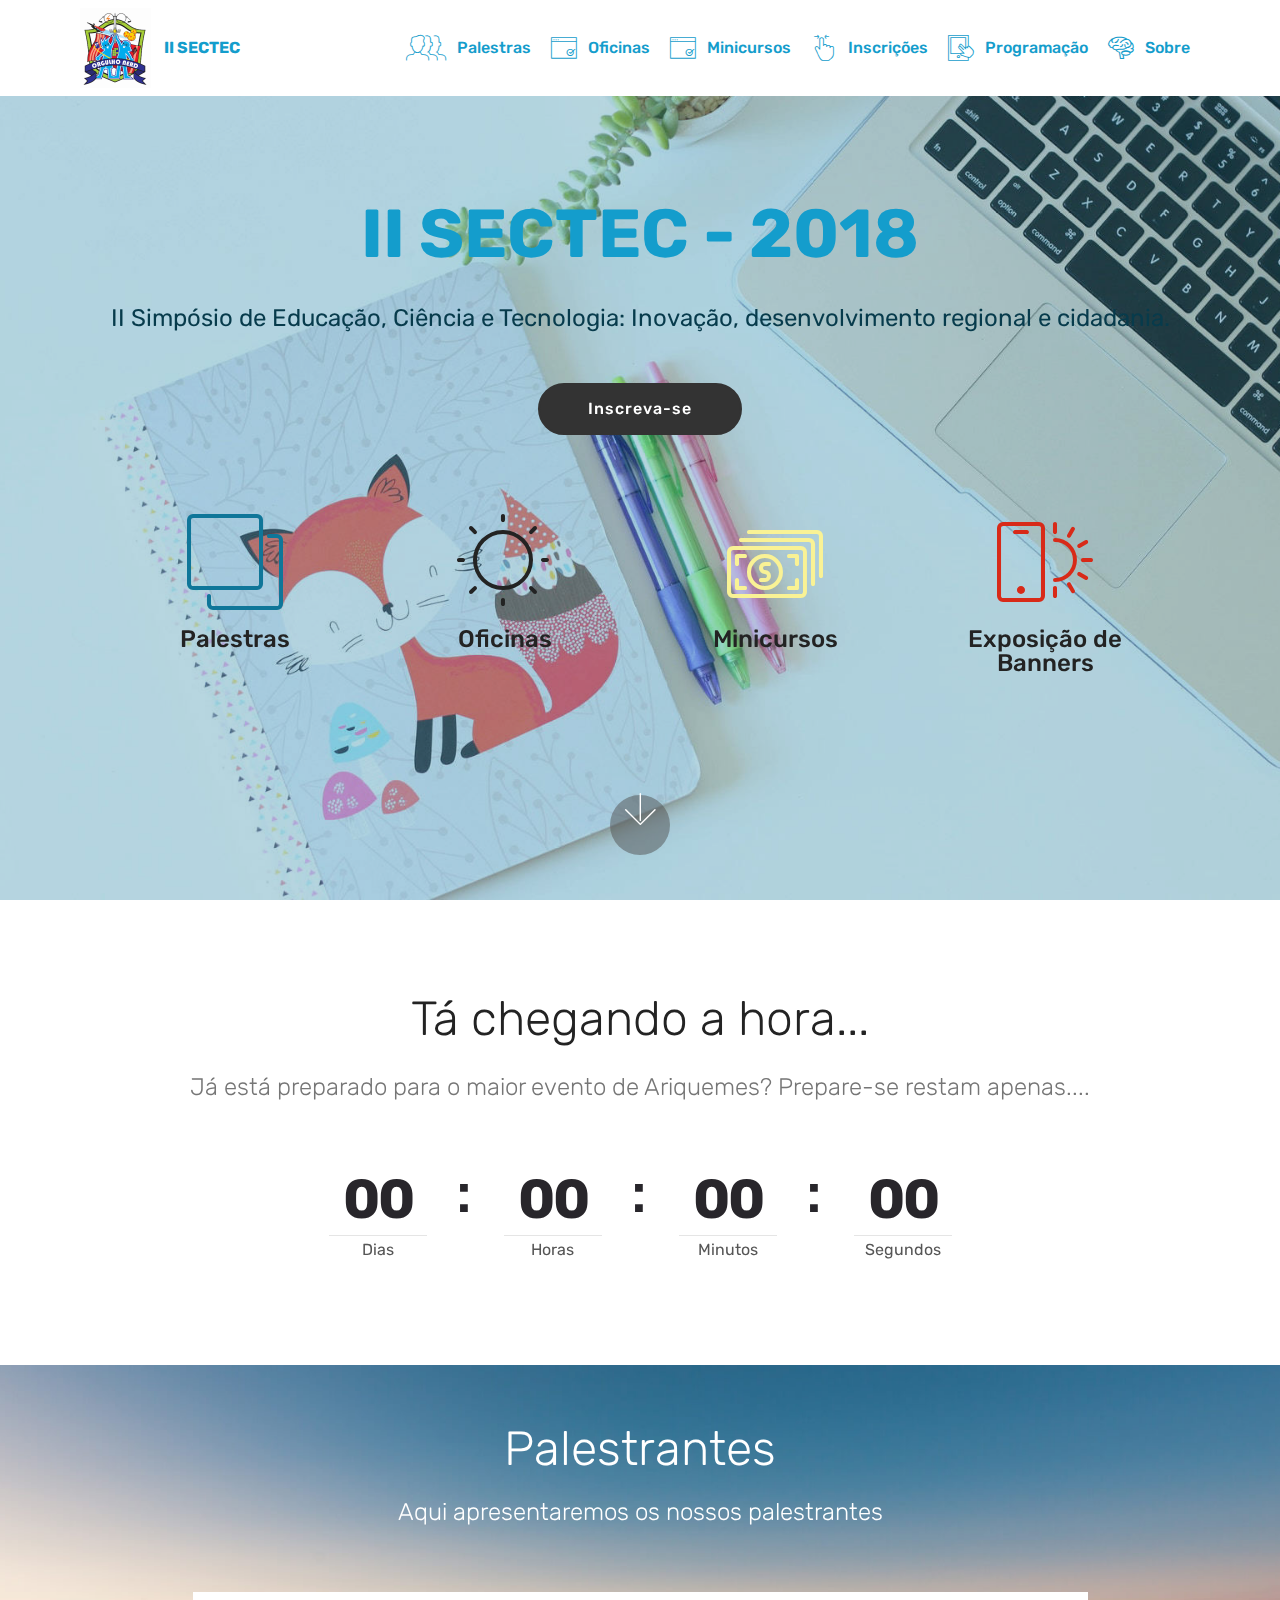
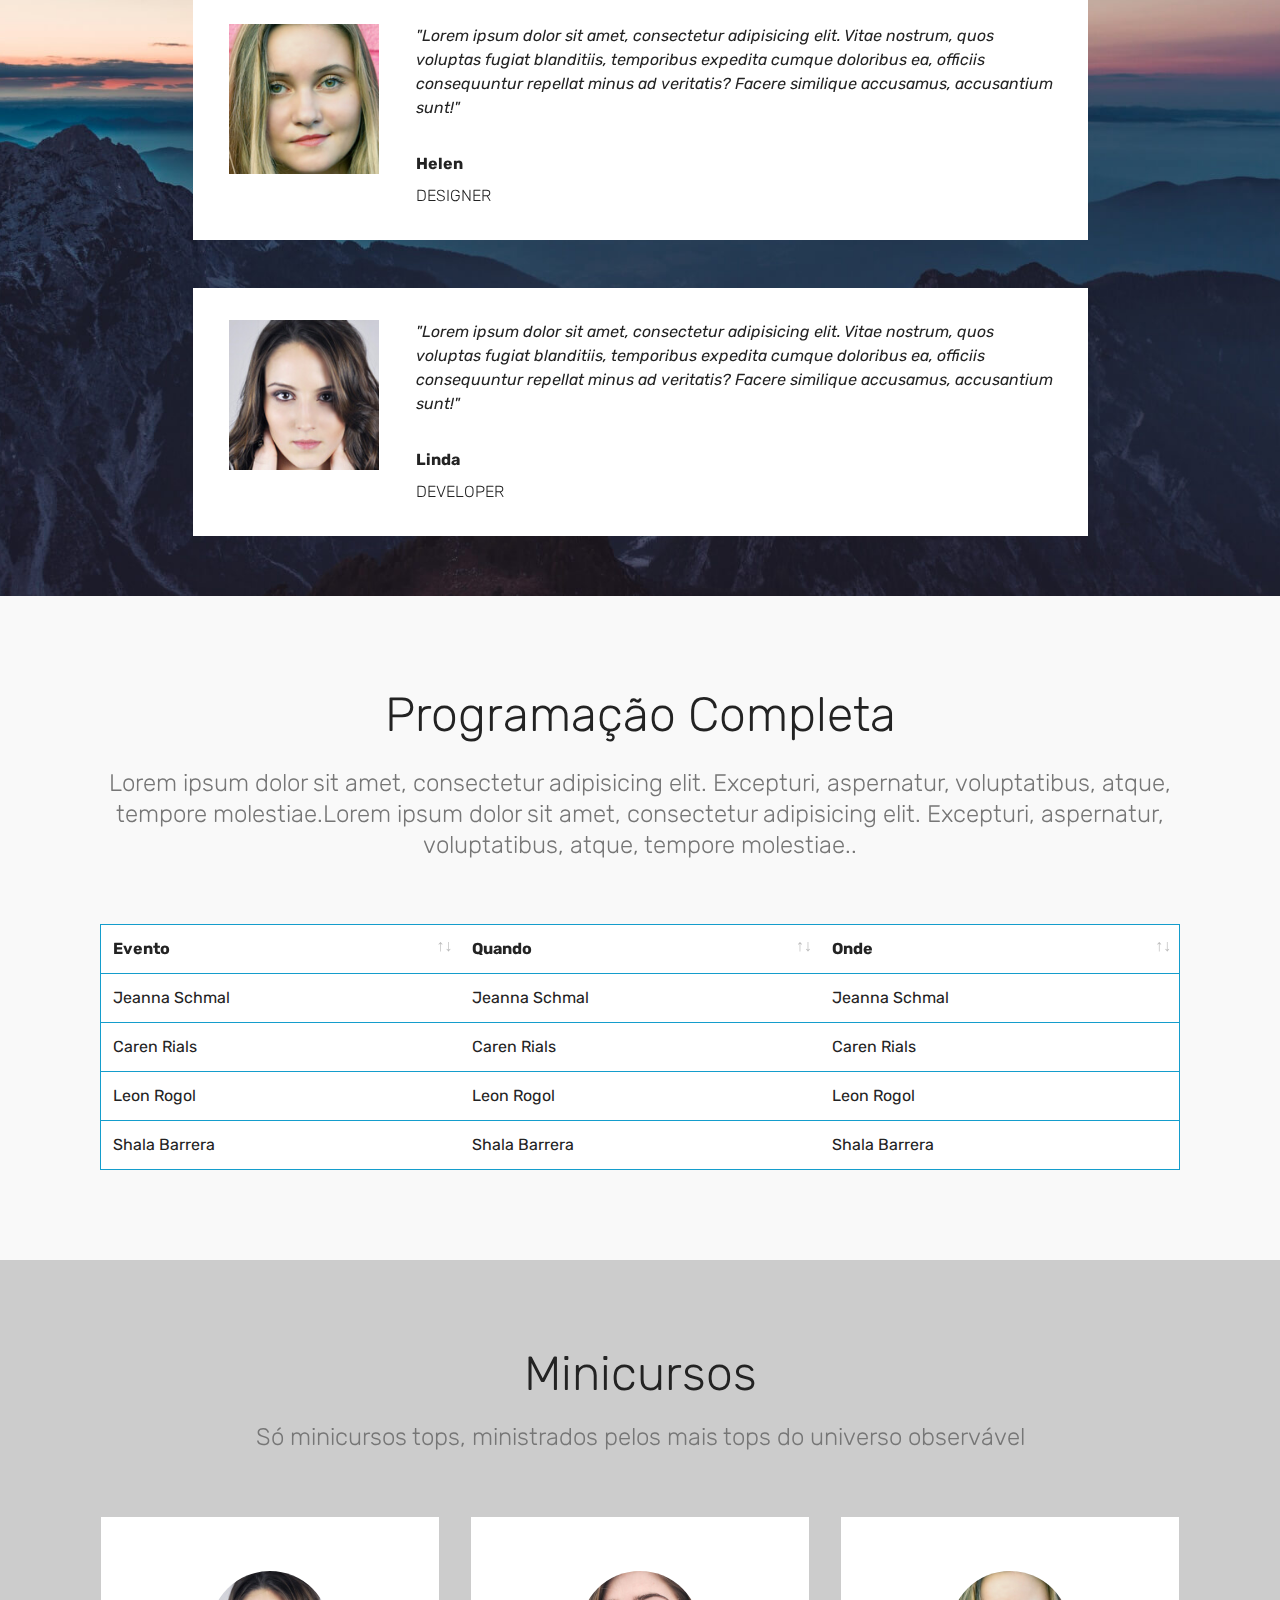
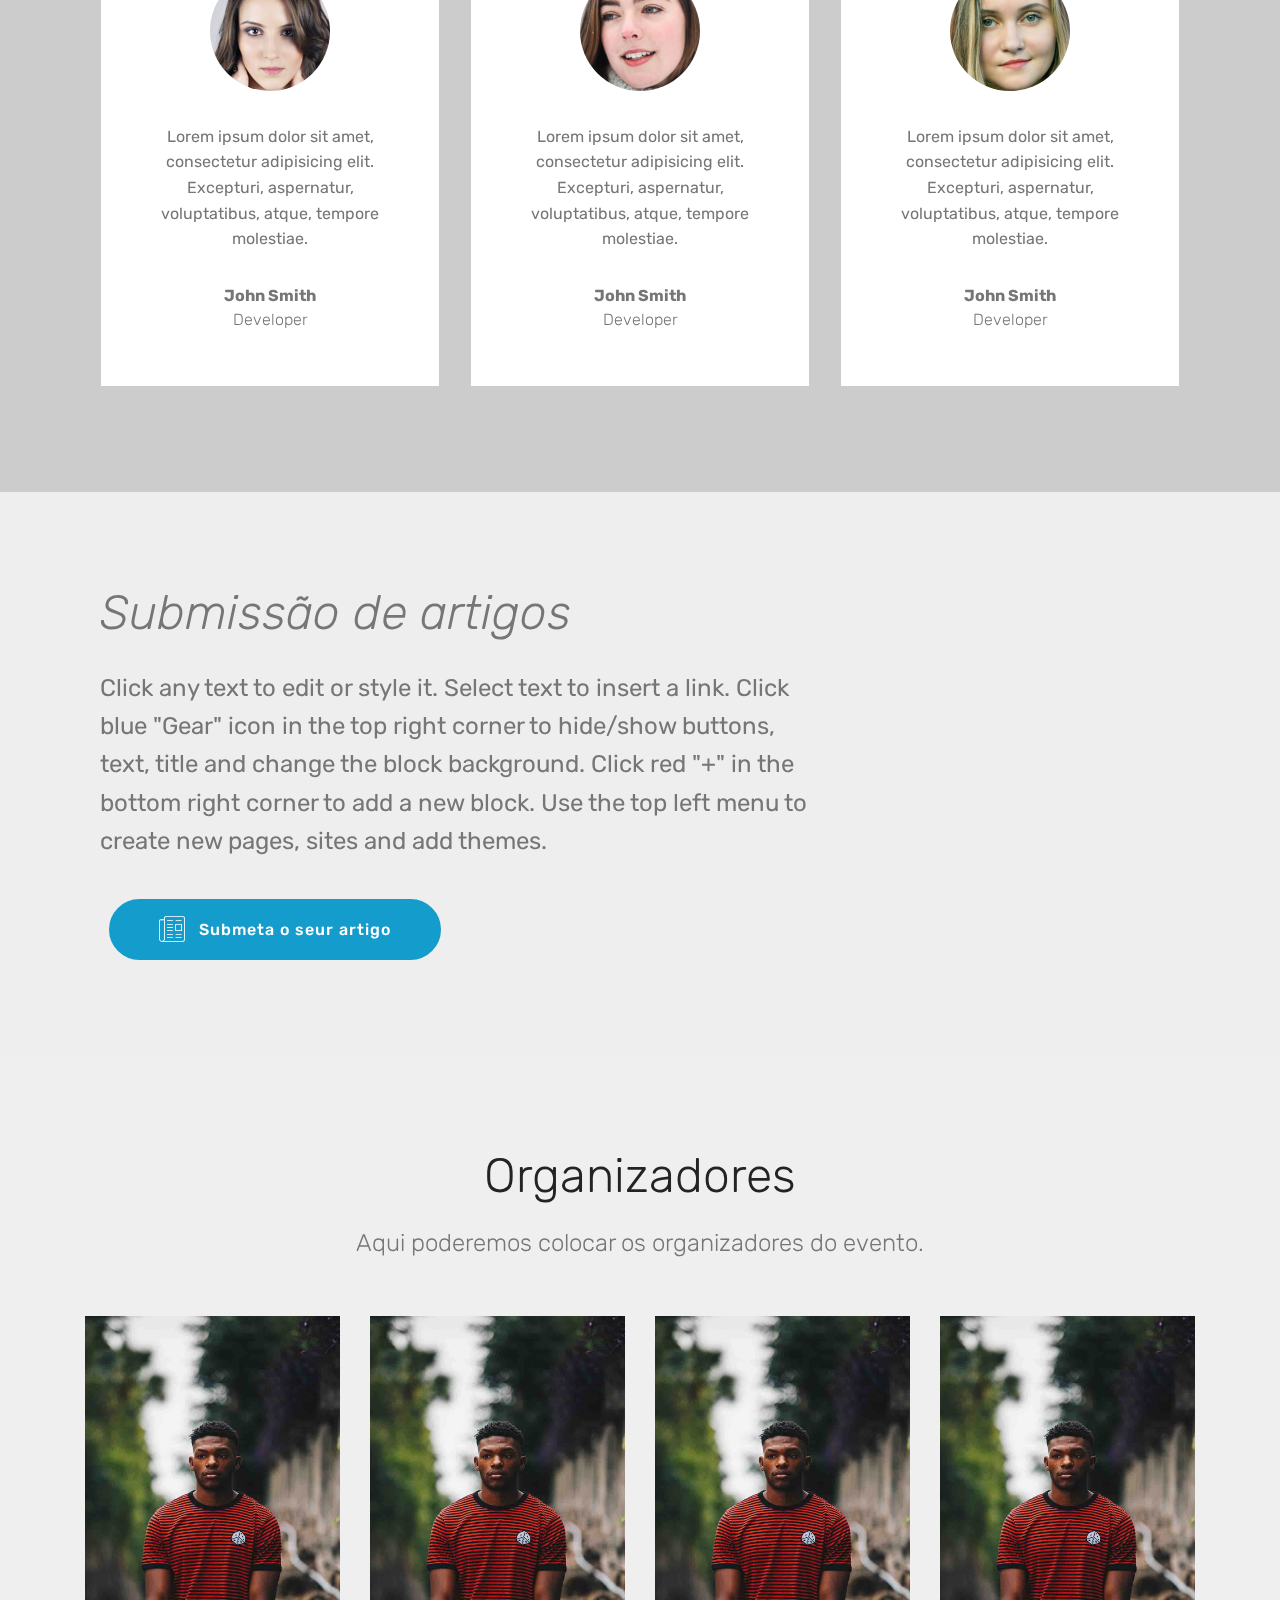
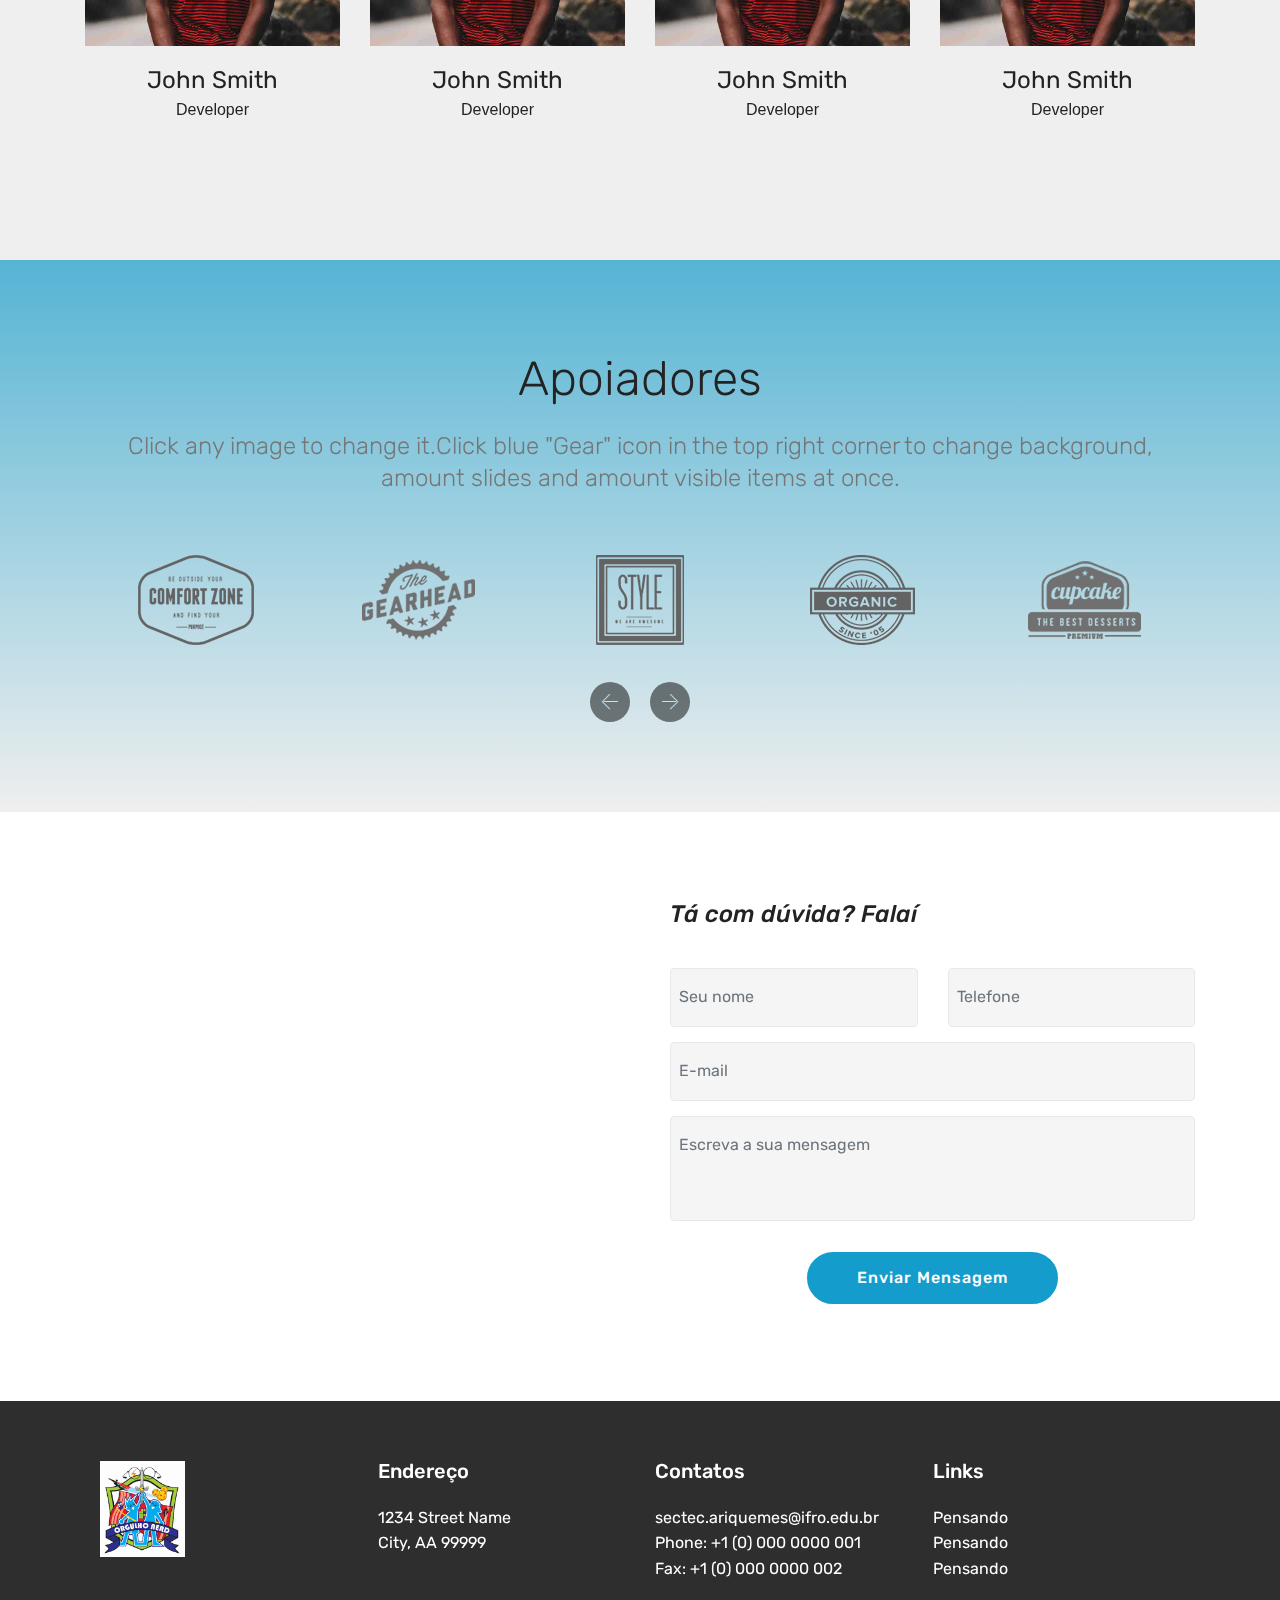
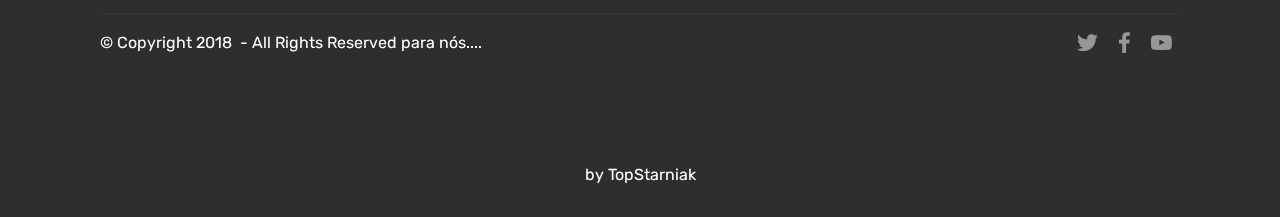
<file: index.html>
<!DOCTYPE html>
<html >
<head>
  <!-- Site made with Mobirise Website Builder v4.7.1, https://mobirise.com -->
  <meta charset="UTF-8">
  <meta http-equiv="X-UA-Compatible" content="IE=edge">
  <meta name="generator" content="Mobirise v4.7.1, mobirise.com">
  <meta name="viewport" content="width=device-width, initial-scale=1, minimum-scale=1">
  <link rel="shortcut icon" href="assets/images/logonerd-142x160.png" type="image/x-icon">
  <meta name="description" content="">
  <title>II SECTEC - Ariquemes</title>
  <link rel="stylesheet" href="assets/icon54/style.css">
  <link rel="stylesheet" href="assets/icons-mind/style.css">
  <link rel="stylesheet" href="assets/web/assets/mobirise-icons/mobirise-icons.css">
  <link rel="stylesheet" href="assets/tether/tether.min.css">
  <link rel="stylesheet" href="assets/bootstrap/css/bootstrap.min.css">
  <link rel="stylesheet" href="assets/bootstrap/css/bootstrap-grid.min.css">
  <link rel="stylesheet" href="assets/bootstrap/css/bootstrap-reboot.min.css">
  <link rel="stylesheet" href="assets/socicon/css/styles.css">
  <link rel="stylesheet" href="assets/datatables/data-tables.bootstrap4.min.css">
  <link rel="stylesheet" href="assets/dropdown/css/style.css">
  <link rel="stylesheet" href="assets/theme/css/style.css">
  <link rel="stylesheet" href="assets/mobirise/css/mbr-additional.css" type="text/css">
  
  
  
</head>
<body>
  <section class="menu cid-qPzPHxZxRo" once="menu" id="menu2-2">

    

    <nav class="navbar navbar-expand beta-menu navbar-dropdown align-items-center navbar-fixed-top navbar-toggleable-sm">
        <button class="navbar-toggler navbar-toggler-right" type="button" data-toggle="collapse" data-target="#navbarSupportedContent" aria-controls="navbarSupportedContent" aria-expanded="false" aria-label="Toggle navigation">
            <div class="hamburger">
                <span></span>
                <span></span>
                <span></span>
                <span></span>
            </div>
        </button>
        <div class="menu-logo">
            <div class="navbar-brand">
                <span class="navbar-logo">
                    <a href="index.html">
                        <img src="assets/images/logonerd-142x160.png" alt="Orgulho Nerd" title="Orgulho Nerd" style="height: 5rem;">
                    </a>
                </span>
                <span class="navbar-caption-wrap"><a class="navbar-caption text-primary display-4" href="index.html">
                        II SECTEC</a></span>
            </div>
        </div>
        <div class="collapse navbar-collapse" id="navbarSupportedContent">
            <ul class="navbar-nav nav-dropdown nav-right" data-app-modern-menu="true"><li class="nav-item">
                    <a class="nav-link link text-primary display-4" href="page1.html"><span class="imind-mens mbr-iconfont mbr-iconfont-btn"></span>
                        Palestras</a>
                </li><li class="nav-item"><a class="nav-link link text-primary display-4" href="page2.html"><span class="imind-approved-window mbr-iconfont mbr-iconfont-btn"></span>
                        Oficinas</a></li><li class="nav-item"><a class="nav-link link text-primary display-4" href="page3.html"><span class="imind-approved-window mbr-iconfont mbr-iconfont-btn"></span>
                        Minicursos</a></li><li class="nav-item"><a class="nav-link link text-primary display-4" href="page5.html"><span class="imind-press mbr-iconfont mbr-iconfont-btn"></span>Inscrições</a></li><li class="nav-item"><a class="nav-link link text-primary display-4" href="index.html#table1-8"><span class="imind-two-fingerstouch mbr-iconfont mbr-iconfont-btn"></span>Programação</a></li>
                <li class="nav-item">
                    <a class="nav-link link text-primary display-4" href="page4.html"><span class="icon54-v1-brain mbr-iconfont mbr-iconfont-btn"></span>
                        Sobre</a>
                </li></ul>
            
        </div>
    </nav>
</section>

<section class="engine"><a href="https://mobirise.ws/g">create your own website</a></section><section class="header12 cid-qQfEXF5VK6 mbr-fullscreen mbr-parallax-background" id="header12-m">

    

    <div class="mbr-overlay" style="opacity: 0.3; background-color: rgb(15, 118, 153);">
    </div>

    <div class="container  ">
            <div class="media-container">
                <div class="col-md-12 align-center">
                    <h1 class="mbr-section-title pb-3 mbr-white mbr-bold mbr-fonts-style display-1">II SECTEC - 2018</h1>
                    <p class="mbr-text pb-3 mbr-white mbr-fonts-style display-5">
                        II Simpósio de Educação, Ciência e Tecnologia: Inovação, desenvolvimento regional e cidadania.
                    </p>
                    <div class="mbr-section-btn align-center py-2"><a class="btn btn-md btn-black display-4" href="https://eventos.ariquemes.ifro.edu.br/" target="_blank">Inscreva-se</a></div>

                    <div class="icons-media-container mbr-white">
                        <div class="card col-12 col-md-6 col-lg-3">
                            <div class="icon-block">
                            
                                <span class="mbr-iconfont mbri-layers" style="color: rgb(15, 118, 153);"></span>
                            
                            </div>
                            <h5 class="mbr-fonts-style display-5">
                                Palestras</h5>
                        </div>

                        <div class="card col-12 col-md-6 col-lg-3">
                            <div class="icon-block">
                                
                                    <span class="mbr-iconfont mbri-sun" style="color: rgb(35, 35, 35);"></span>
                                
                            </div>
                            <h5 class="mbr-fonts-style display-5">
                                Oficinas</h5>
                        </div>

                        <div class="card col-12 col-md-6 col-lg-3">
                            <div class="icon-block">
                                
                                    <span class="mbr-iconfont mbri-cash" style="color: rgb(249, 242, 149);"></span>
                                
                            </div>
                            <h5 class="mbr-fonts-style display-5">
                                Minicursos</h5>
                        </div>

                        <div class="card col-12 col-md-6 col-lg-3">
                            <div class="icon-block">
                                
                                    <span class="mbr-iconfont mbri-mobirise" style="color: rgb(216, 42, 24);"></span>
                                
                            </div>
                            <h5 class="mbr-fonts-style display-5">
                                Exposição de Banners</h5>
                        </div>
                    </div>
                </div>
            </div>
    </div>

    <div class="mbr-arrow hidden-sm-down" aria-hidden="true">
        <a href="#next">
            <i class="mbri-down mbr-iconfont"></i>
        </a>
    </div>
</section>

<section class="countdown1 cid-qPzQm9M0PQ" id="countdown1-5">
    
    
    
    <div class="container ">
        <h2 class="mbr-section-title pb-3 align-center mbr-fonts-style display-2">
            Tá chegando a hora...</h2>
        <h3 class="mbr-section-subtitle align-center mbr-fonts-style display-5">
            Já está preparado para o maior evento de Ariquemes? Prepare-se restam apenas....</h3>
        
    </div>
    <div class="container countdown-cont align-center">
        <div class="daysCountdown" title="Dias"></div>
        <div class="hoursCountdown" title="Horas"></div> 
        <div class="minutesCountdown" title="Minutos"></div> 
        <div class="secondsCountdown" title="Segundos"></div>
        <div class="countdown pt-5 mt-2" data-due-date="2018/05/24"> 
        </div>
    </div>
</section>

<section class="testimonials4 cid-qPA3ejhD48" id="testimonials4-c">

  

  
  <div class="container">
    <h2 class="pb-3 mbr-fonts-style mbr-white align-center display-2">
        Palestrantes</h2>
    <h3 class="mbr-section-subtitle mbr-light pb-3 mbr-fonts-style mbr-white align-center display-5">
        Aqui apresentaremos os nossos palestrantes</h3>
    <div class="col-md-10 testimonials-container"> 
      

      
    <div class="testimonials-item">
        <div class="user row">
          <div class="col-lg-3 col-md-4">
            <div class="user_image">
              <img src="assets/images/face3.jpg">
            </div>
          </div>
          <div class="testimonials-caption col-lg-9 col-md-8">
            <div class="user_text ">
              <p class="mbr-fonts-style  display-7">
                 <em>"Lorem ipsum dolor sit amet, consectetur adipisicing elit. Vitae nostrum, quos voluptas fugiat blanditiis, temporibus expedita cumque doloribus ea, officiis consequuntur repellat minus ad veritatis? Facere similique accusamus, accusantium sunt!"</em>
              </p>
            </div>
            <div class="user_name mbr-bold mbr-fonts-style align-left pt-3 display-7">
                 Helen
            </div>
            <div class="user_desk mbr-light mbr-fonts-style align-left pt-2 display-7">
                 DESIGNER
            </div>
          </div>
        </div>
      </div><div class="testimonials-item">
        <div class="user row">
          <div class="col-lg-3 col-md-4">
            <div class="user_image">
              <img src="assets/images/face1.jpg">
            </div>
          </div>
          <div class="testimonials-caption col-lg-9 col-md-8">
            <div class="user_text">
              <p class="mbr-fonts-style  display-7">
                 <em>"Lorem ipsum dolor sit amet, consectetur adipisicing elit. Vitae nostrum, quos voluptas fugiat blanditiis, temporibus expedita cumque doloribus ea, officiis consequuntur repellat minus ad veritatis? Facere similique accusamus, accusantium sunt!"</em>
              </p>
            </div>
            <div class="user_name mbr-bold mbr-fonts-style align-left pt-3 display-7">
                 Linda
            </div>
            <div class="user_desk mbr-light mbr-fonts-style align-left pt-2 display-7">
                 DEVELOPER
            </div>
          </div>
        </div>
      </div></div>
  </div>
</section>

<section class="section-table cid-qPA16nUJJn" id="table1-8">

  
  
  <div class="container container-table">
      <h2 class="mbr-section-title mbr-fonts-style align-center pb-3 display-2">
          Programação Completa</h2>
      <h3 class="mbr-section-subtitle mbr-fonts-style align-center pb-5 mbr-light display-5">Lorem ipsum dolor sit amet, consectetur adipisicing elit. Excepturi, aspernatur, voluptatibus, atque, tempore molestiae.Lorem ipsum dolor sit amet, consectetur adipisicing elit. Excepturi, aspernatur, voluptatibus, atque, tempore molestiae..     
      </h3>
      <div class="table-wrapper">
        <div class="container">
          
        </div>

        <div class="container scroll">
          <table class="table" cellspacing="0">
            <thead>
              <tr class="table-heads ">
                  
                  
                  
                  
              <th class="head-item mbr-fonts-style display-7">
                      Evento</th><th class="head-item mbr-fonts-style display-7">Quando</th><th class="head-item mbr-fonts-style display-7">
                      Onde</th></tr>
            </thead>

            <tbody>
              
              
              
              
            <tr> 
                
                
                
                
              <td class="body-item mbr-fonts-style display-7">Jeanna Schmal</td><td class="body-item mbr-fonts-style display-7">Jeanna Schmal</td><td class="body-item mbr-fonts-style display-7">Jeanna Schmal</td></tr><tr>
                
                
                
                
              <td class="body-item mbr-fonts-style display-7">Caren Rials</td><td class="body-item mbr-fonts-style display-7">Caren Rials</td><td class="body-item mbr-fonts-style display-7">Caren Rials</td></tr><tr>
                
                
                
                
              <td class="body-item mbr-fonts-style display-7">Leon Rogol</td><td class="body-item mbr-fonts-style display-7">Leon Rogol</td><td class="body-item mbr-fonts-style display-7">Leon Rogol</td></tr><tr>
                
                
                
                
              <td class="body-item mbr-fonts-style display-7">Shala Barrera</td><td class="body-item mbr-fonts-style display-7">Shala Barrera</td><td class="body-item mbr-fonts-style display-7">Shala Barrera</td></tr></tbody>
          </table>
        </div>
        <div class="container table-info-container">
          
        </div>
      </div>
    </div>
</section>

<section class="testimonials1 cid-qPA0RoEheV" id="testimonials1-7">

    

    
    <div class="container">
        <div class="media-container-row">
            <div class="title col-12 align-center">
                <h2 class="pb-3 mbr-fonts-style display-2">
                    Minicursos</h2>
                <h3 class="mbr-section-subtitle mbr-light pb-3 mbr-fonts-style display-5">
                    Só minicursos tops, ministrados pelos mais tops do universo observável</h3>
            </div>
        </div>
    </div>

    <div class="container pt-3 mt-2">
        <div class="media-container-row">
            <div class="mbr-testimonial p-3 align-center col-12 col-md-6 col-lg-4">
                <div class="panel-item p-3">
                    <div class="card-block">
                        <div class="testimonial-photo">
                            <img src="assets/images/face1.jpg">
                        </div>
                        <p class="mbr-text mbr-fonts-style display-7">
                           Lorem ipsum dolor sit amet, consectetur adipisicing elit. Excepturi, aspernatur, voluptatibus, atque, tempore molestiae.
                        </p>
                    </div>
                    <div class="card-footer">
                        <div class="mbr-author-name mbr-bold mbr-fonts-style display-7">
                             John Smith
                        </div>
                        <small class="mbr-author-desc mbr-italic mbr-light mbr-fonts-style display-7">
                               Developer
                        </small>
                    </div>
                </div>
            </div>

            <div class="mbr-testimonial p-3 align-center col-12 col-md-6 col-lg-4">
                <div class="panel-item p-3">
                    <div class="card-block">
                        <div class="testimonial-photo">
                            <img src="assets/images/face2.jpg">
                        </div>
                        <p class="mbr-text mbr-fonts-style display-7">
                           Lorem ipsum dolor sit amet, consectetur adipisicing elit. Excepturi, aspernatur, voluptatibus, atque, tempore molestiae.
                        </p>
                    </div>
                    <div class="card-footer">
                        <div class="mbr-author-name mbr-bold mbr-fonts-style display-7">
                             John Smith
                        </div>
                        <small class="mbr-author-desc mbr-italic mbr-light mbr-fonts-style display-7">
                               Developer
                        </small>
                    </div>
                </div>
            </div>

            <div class="mbr-testimonial p-3 align-center col-12 col-md-6 col-lg-4">
                <div class="panel-item p-3">
                    <div class="card-block">
                        <div class="testimonial-photo">
                            <img src="assets/images/face3.jpg">
                        </div>
                        <p class="mbr-text mbr-fonts-style display-7">
                           Lorem ipsum dolor sit amet, consectetur adipisicing elit. Excepturi, aspernatur, voluptatibus, atque, tempore molestiae.
                        </p>
                    </div>
                    <div class="card-footer">
                        <div class="mbr-author-name mbr-bold mbr-fonts-style display-7">
                             John Smith
                        </div>
                        <small class="mbr-author-desc mbr-italic mbr-light mbr-fonts-style display-7">
                               Developer
                        </small>
                    </div>
                </div>
            </div>

            

            

            
        </div>
    </div>   
</section>

<section class="header9 cid-qQg7yJHMKu mbr-parallax-background" id="header9-25">

    

    

    <div class="container">
        <div class="media-container-column mbr-white col-md-8">
            
            <h3 class="mbr-section-subtitle align-left mbr-light pb-3 mbr-fonts-style display-2">
                Submissão de artigos</h3>
            <p class="mbr-text align-left pb-3 mbr-fonts-style display-5">
                Click any text to edit or style it. Select text to insert a link. Click blue "Gear" icon in the top right corner to hide/show buttons, text, title and change the block background. Click red "+" in the bottom right corner to add a new block. Use the top left menu to create new pages, sites and add themes.
            </p>
            <div class="mbr-section-btn align-left"><a class="btn btn-md btn-primary display-4" href="tel:132131313"><span class="imind-newspaper mbr-iconfont mbr-iconfont-btn"></span>Submeta o seur artigo</a></div>
        </div>
    </div>

    
</section>

<section class="features16 cid-qQg5gqLaoL" id="features16-20">
    
    
    
    <div class="container align-center">
        <h2 class="pb-3 mbr-fonts-style mbr-section-title display-2">
            Organizadores</h2>
        <h3 class="pb-5 mbr-section-subtitle mbr-fonts-style mbr-light display-5">
            Aqui poderemos colocar os organizadores do evento.
        </h3>
        <div class="row media-row">
            
        <div class="team-item col-lg-3 col-md-6">
                <div class="item-image">
                    <img src="assets/images/face6.jpg">
                </div>
                <div class="item-caption py-3">
                    <div class="item-name px-2">
                        <p class="mbr-fonts-style display-5">
                           John Smith
                        </p>
                    </div>
                    <div class="item-role px-2">
                        <p>Developer</p>
                    </div>
                    
                </div>
            </div><div class="team-item col-lg-3 col-md-6">
                <div class="item-image">
                    <img src="assets/images/face6.jpg">
                </div>
                <div class="item-caption py-3">
                    <div class="item-name px-2">
                        <p class="mbr-fonts-style display-5">
                           John Smith
                        </p>
                    </div>
                    <div class="item-role px-2">
                        <p>Developer</p>
                    </div>
                    
                </div>
            </div><div class="team-item col-lg-3 col-md-6">
                <div class="item-image">
                    <img src="assets/images/face6.jpg">
                </div>
                <div class="item-caption py-3">
                    <div class="item-name px-2">
                        <p class="mbr-fonts-style display-5">
                           John Smith
                        </p>
                    </div>
                    <div class="item-role px-2">
                        <p>Developer</p>
                    </div>
                    
                </div>
            </div><div class="team-item col-lg-3 col-md-6">
                <div class="item-image">
                    <img src="assets/images/face6.jpg">
                </div>
                <div class="item-caption py-3">
                    <div class="item-name px-2">
                        <p class="mbr-fonts-style display-5">
                           John Smith
                        </p>
                    </div>
                    <div class="item-role px-2">
                        <p>Developer</p>
                    </div>
                    
                </div>
            </div></div>    
    </div>
</section>

<section class="clients cid-qQg9B0FZ50" id="clients-26">
      

    
        <div class="container mb-5">
            <div class="media-container-row">
                <div class="col-12 align-center">
                    <h2 class="mbr-section-title pb-3 mbr-fonts-style display-2">
                        Apoiadores</h2>
                    <h3 class="mbr-section-subtitle mbr-light mbr-fonts-style display-5">
                        Click any image to change it.Click blue "Gear" icon in the top right corner to change background, amount slides and amount visible items at once.
                    </h3>
                </div>
            </div>
        </div>

    <div class="container">
        <div class="carousel slide" data-ride="carousel" role="listbox">
            <div class="carousel-inner" data-visible="5">
                
                
                
                
                
            <div class="carousel-item ">
                    <div class="media-container-row">
                        <div class="col-md-12">
                            <div class="wrap-img ">
                                <img src="assets/images/1.png" class="img-responsive clients-img">
                            </div>
                        </div>
                    </div>
                </div><div class="carousel-item ">
                    <div class="media-container-row">
                        <div class="col-md-12">
                            <div class="wrap-img ">
                                <img src="assets/images/2.png" class="img-responsive clients-img">
                            </div>
                        </div>
                    </div>
                </div><div class="carousel-item ">
                    <div class="media-container-row">
                        <div class="col-md-12">
                            <div class="wrap-img ">
                                <img src="assets/images/3.png" class="img-responsive clients-img">
                            </div>
                        </div>
                    </div>
                </div><div class="carousel-item ">
                    <div class="media-container-row">
                        <div class="col-md-12">
                            <div class="wrap-img ">
                                <img src="assets/images/4.png" class="img-responsive clients-img">
                            </div>
                        </div>
                    </div>
                </div><div class="carousel-item ">
                    <div class="media-container-row">
                        <div class="col-md-12">
                            <div class="wrap-img ">
                                <img src="assets/images/5.png" class="img-responsive clients-img">
                            </div>
                        </div>
                    </div>
                </div></div>
            <div class="carousel-controls">
                <a data-app-prevent-settings="" class="carousel-control carousel-control-prev" role="button" data-slide="prev">
                    <span aria-hidden="true" class="mbri-left mbr-iconfont"></span>
                    <span class="sr-only">Previous</span>
                </a>
                <a data-app-prevent-settings="" class="carousel-control carousel-control-next" role="button" data-slide="next">
                    <span aria-hidden="true" class="mbri-right mbr-iconfont"></span>
                    <span class="sr-only">Next</span>
                </a>
            </div>
        </div>
    </div>
</section>

<section class="mbr-section form4 cid-qPzZONbSZY" id="form4-6">

    

    
    <div class="container">
        <div class="row">
            <div class="col-md-6">
                <div class="google-map"><iframe frameborder="0" style="border:0" src="https://www.google.com/maps/embed/v1/place?key=AIzaSyA0Dx_boXQiwvdz8sJHoYeZNVTdoWONYkU&amp;q=place_id:ChIJp3zwmiGbzJMR5U6pr7Gj_sI" allowfullscreen=""></iframe></div>
            </div>
            <div class="col-md-6">
                
                <div>
                    <div class="icon-block pb-3">
                        
                        <h4 class="icon-block__title align-left mbr-fonts-style display-5">
                            Tá com dúvida? Falaí</h4>
                    </div>
                    <div class="icon-contacts pb-3">
                        
                        
                    </div>
                </div>
                <div data-form-type="formoid">
                    <div data-form-alert="" hidden="">Sua mensagem foi enviada, se der...responderemos....</div>
                    <form class="block mbr-form" action="https://mobirise.com/" method="post" data-form-title="Mobirise Form"><input type="hidden" name="email" data-form-email="true" value="SSQUn4cZ+r/LjkNNbaRxNE2Jw77pHAaMO46w+vy/SXpnhuRaph+B5oeGq6DwvMbFxrbMKr7Olj1snsZ6wcOm78/8ivIFkOolUAuE6sQpIzaqXFfL287rsC6Ov3Cef8p7" data-form-field="Email">
                        <div class="row">
                            <div class="col-md-6 multi-horizontal" data-for="name">
                                <input type="text" class="form-control input" name="name" data-form-field="Name" placeholder="Seu nome" required="" id="name-form4-6">
                            </div>
                            <div class="col-md-6 multi-horizontal" data-for="phone">
                                <input type="text" class="form-control input" name="phone" data-form-field="Phone" placeholder="Telefone" required="" id="phone-form4-6">
                            </div>
                            <div class="col-md-12" data-for="email">
                                <input type="text" class="form-control input" name="email" data-form-field="Email" placeholder="E-mail" required="" id="email-form4-6">
                            </div>
                            <div class="col-md-12" data-for="message">
                                <textarea class="form-control input" name="message" rows="3" data-form-field="Message" placeholder="Escreva a sua mensagem" style="resize:none" id="message-form4-6"></textarea>
                            </div>
                            <div class="input-group-btn col-md-12" style="margin-top: 10px;"><button href="" type="submit" class="btn btn-primary btn-form display-4">Enviar Mensagem<br></button></div>
                        </div>
                    </form>
                </div>
            </div>
        </div>
    </div>
</section>

<section class="cid-qPA245hq2t" id="footer1-a">

    

    

    <div class="container">
        <div class="media-container-row content text-white">
            <div class="col-12 col-md-3">
                <div class="media-wrap">
                    
                        <img src="assets/images/logonerd-142x160.png" alt="Mobirise" title="">
                    
                </div>
            </div>
            <div class="col-12 col-md-3 mbr-fonts-style display-7">
                <h5 class="pb-3">
                    Endereço</h5>
                <p class="mbr-text">
                    1234 Street Name
                    <br>City, AA 99999
                </p>
            </div>
            <div class="col-12 col-md-3 mbr-fonts-style display-7">
                <h5 class="pb-3">
                    Contatos
                </h5>
                <p class="mbr-text">sectec.ariquemes@ifro.edu.br
                    <br>Phone: +1 (0) 000 0000 001
                    <br>Fax: +1 (0) 000 0000 002
                </p>
            </div>
            <div class="col-12 col-md-3 mbr-fonts-style display-7">
                <h5 class="pb-3">
                    Links
                </h5>
                <p class="mbr-text">Pensando<br>Pensando<br>Pensando
                </p>
            </div>
        </div>
        <div class="footer-lower">
            <div class="media-container-row">
                <div class="col-sm-12">
                    <hr>
                </div>
            </div>
            <div class="media-container-row mbr-white">
                <div class="col-sm-6 copyright">
                    <p class="mbr-text mbr-fonts-style display-7">
                        © Copyright 2018 &nbsp;- All Rights Reserved para nós....
                    </p>
                </div>
                <div class="col-md-6">
                    <div class="social-list align-right">
                        <div class="soc-item">
                            <a href="https://twitter.com/mobirise" target="_blank">
                                <span class="socicon-twitter socicon mbr-iconfont mbr-iconfont-social"></span>
                            </a>
                        </div>
                        <div class="soc-item">
                            <a href="https://www.facebook.com/pages/Mobirise/1616226671953247" target="_blank">
                                <span class="socicon-facebook socicon mbr-iconfont mbr-iconfont-social"></span>
                            </a>
                        </div>
                        <div class="soc-item">
                            <a href="https://www.youtube.com/c/mobirise" target="_blank">
                                <span class="socicon-youtube socicon mbr-iconfont mbr-iconfont-social"></span>
                            </a>
                        </div>
                        
                        
                        
                    </div>
                </div>
            </div>
        </div>
    </div>
</section>

<section once="" class="cid-qPA2iL84Ab" id="footer6-b">

    

    

    <div class="container">
        <div class="media-container-row align-center mbr-white">
            <div class="col-12">
                <p class="mbr-text mb-0 mbr-fonts-style display-7">
                    by TopStarniak</p>
            </div>
        </div>
    </div>
</section>


  <script src="assets/web/assets/jquery/jquery.min.js"></script>
  <script src="assets/popper/popper.min.js"></script>
  <script src="assets/tether/tether.min.js"></script>
  <script src="assets/bootstrap/js/bootstrap.min.js"></script>
  <script src="assets/touchswipe/jquery.touch-swipe.min.js"></script>
  <script src="assets/parallax/jarallax.min.js"></script>
  <script src="assets/datatables/jquery.data-tables.min.js"></script>
  <script src="assets/datatables/data-tables.bootstrap4.min.js"></script>
  <script src="assets/bootstrapcarouselswipe/bootstrap-carousel-swipe.js"></script>
  <script src="assets/mbr-clients-slider/mbr-clients-slider.js"></script>
  <script src="assets/smoothscroll/smooth-scroll.js"></script>
  <script src="assets/dropdown/js/script.min.js"></script>
  <script src="assets/countdown/jquery.countdown.min.js"></script>
  <script src="assets/theme/js/script.js"></script>
  <script src="assets/formoid/formoid.min.js"></script>
  
  
</body>
</html>
</file>
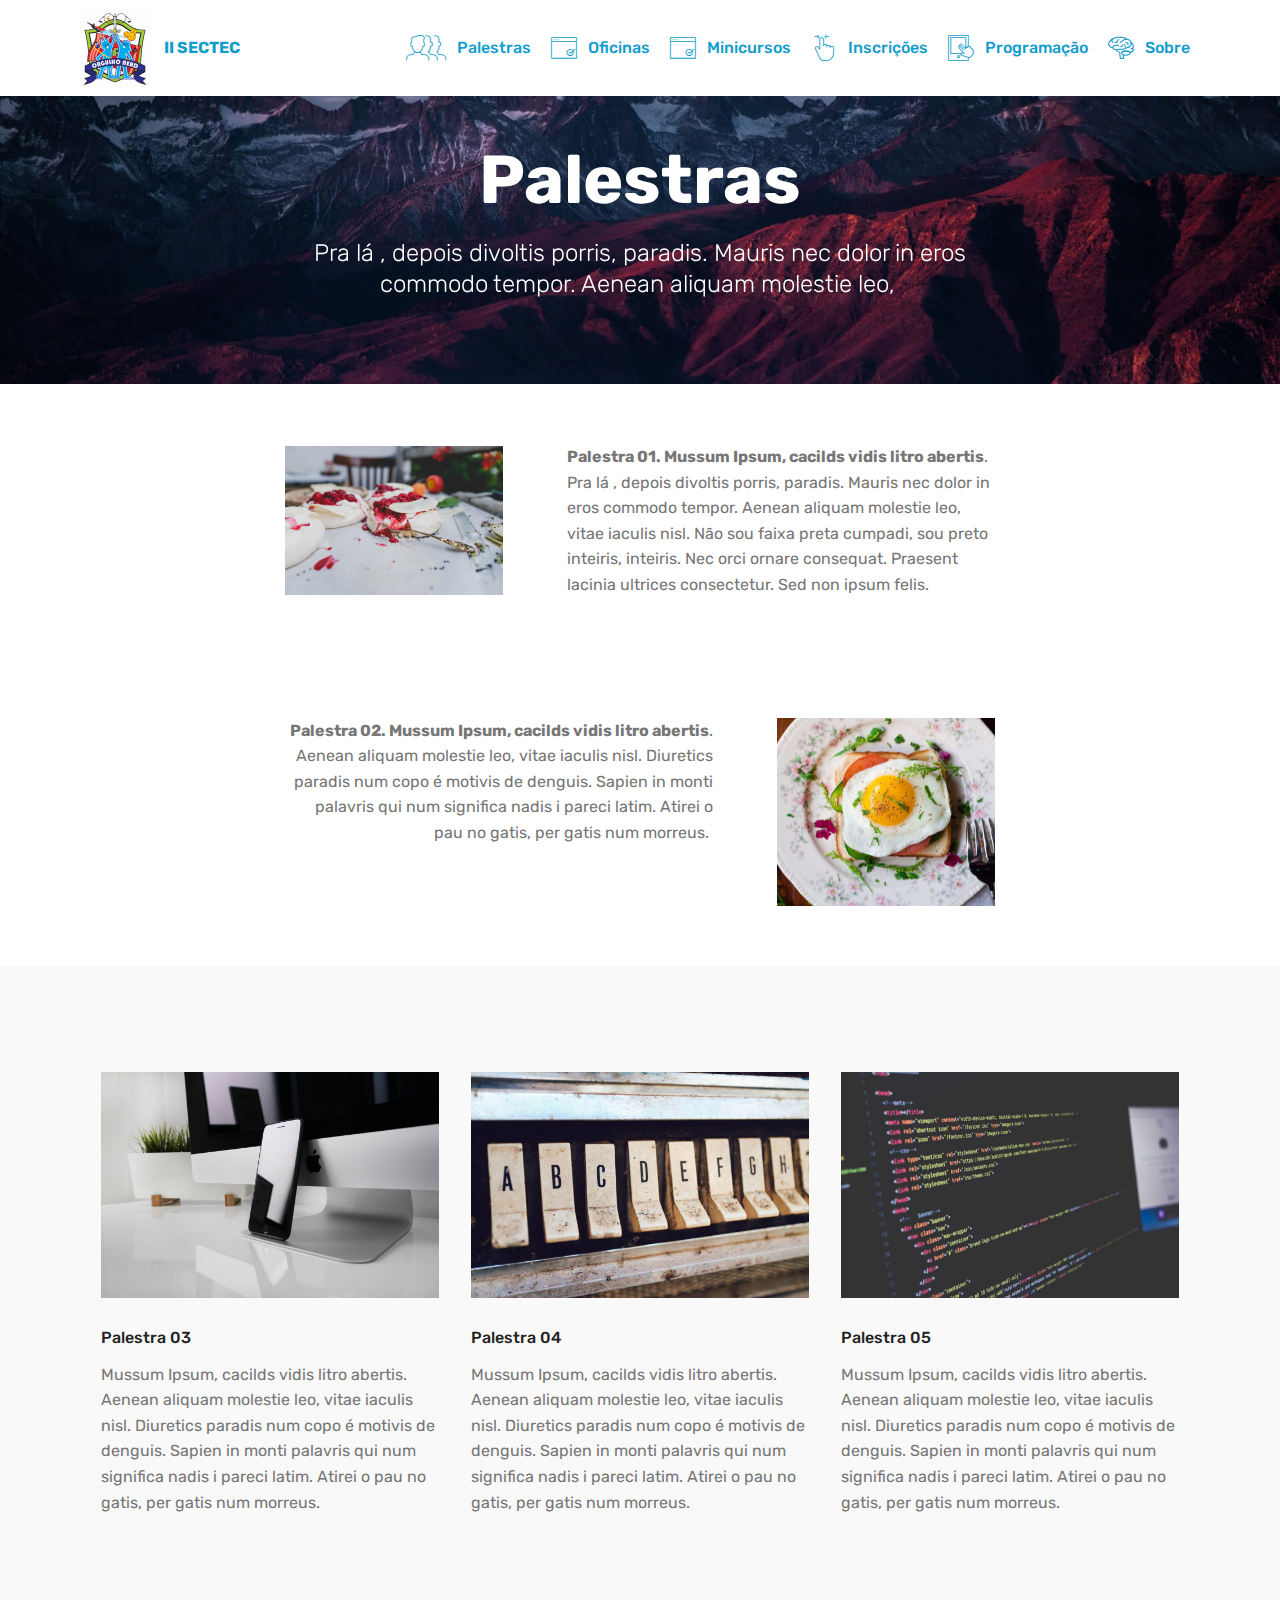
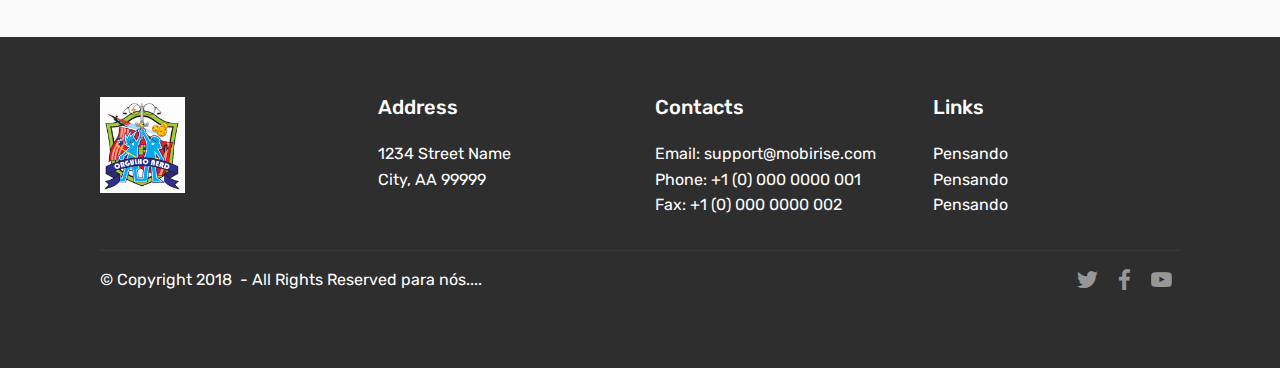
<file: page1.html>
<!DOCTYPE html>
<html >
<head>
  <!-- Site made with Mobirise Website Builder v4.7.1, https://mobirise.com -->
  <meta charset="UTF-8">
  <meta http-equiv="X-UA-Compatible" content="IE=edge">
  <meta name="generator" content="Mobirise v4.7.1, mobirise.com">
  <meta name="viewport" content="width=device-width, initial-scale=1, minimum-scale=1">
  <link rel="shortcut icon" href="assets/images/logonerd-142x160.png" type="image/x-icon">
  <meta name="description" content="Website Builder Description">
  <title>Palestras</title>
  <link rel="stylesheet" href="assets/icon54/style.css">
  <link rel="stylesheet" href="assets/web/assets/mobirise-icons/mobirise-icons.css">
  <link rel="stylesheet" href="assets/icons-mind/style.css">
  <link rel="stylesheet" href="assets/tether/tether.min.css">
  <link rel="stylesheet" href="assets/bootstrap/css/bootstrap.min.css">
  <link rel="stylesheet" href="assets/bootstrap/css/bootstrap-grid.min.css">
  <link rel="stylesheet" href="assets/bootstrap/css/bootstrap-reboot.min.css">
  <link rel="stylesheet" href="assets/socicon/css/styles.css">
  <link rel="stylesheet" href="assets/dropdown/css/style.css">
  <link rel="stylesheet" href="assets/theme/css/style.css">
  <link rel="stylesheet" href="assets/mobirise/css/mbr-additional.css" type="text/css">
  
  
  
</head>
<body>
  <section class="menu cid-qPzPHxZxRo" once="menu" id="menu2-s">

    

    <nav class="navbar navbar-expand beta-menu navbar-dropdown align-items-center navbar-fixed-top navbar-toggleable-sm">
        <button class="navbar-toggler navbar-toggler-right" type="button" data-toggle="collapse" data-target="#navbarSupportedContent" aria-controls="navbarSupportedContent" aria-expanded="false" aria-label="Toggle navigation">
            <div class="hamburger">
                <span></span>
                <span></span>
                <span></span>
                <span></span>
            </div>
        </button>
        <div class="menu-logo">
            <div class="navbar-brand">
                <span class="navbar-logo">
                    <a href="index.html">
                        <img src="assets/images/logonerd-142x160.png" alt="Orgulho Nerd" title="Orgulho Nerd" style="height: 5rem;">
                    </a>
                </span>
                <span class="navbar-caption-wrap"><a class="navbar-caption text-primary display-4" href="index.html">
                        II SECTEC</a></span>
            </div>
        </div>
        <div class="collapse navbar-collapse" id="navbarSupportedContent">
            <ul class="navbar-nav nav-dropdown nav-right" data-app-modern-menu="true"><li class="nav-item">
                    <a class="nav-link link text-primary display-4" href="page1.html"><span class="imind-mens mbr-iconfont mbr-iconfont-btn"></span>
                        Palestras</a>
                </li><li class="nav-item"><a class="nav-link link text-primary display-4" href="page2.html"><span class="imind-approved-window mbr-iconfont mbr-iconfont-btn"></span>
                        Oficinas</a></li><li class="nav-item"><a class="nav-link link text-primary display-4" href="page3.html"><span class="imind-approved-window mbr-iconfont mbr-iconfont-btn"></span>
                        Minicursos</a></li><li class="nav-item"><a class="nav-link link text-primary display-4" href="page5.html"><span class="imind-press mbr-iconfont mbr-iconfont-btn"></span>Inscrições</a></li><li class="nav-item"><a class="nav-link link text-primary display-4" href="index.html#table1-8"><span class="imind-two-fingerstouch mbr-iconfont mbr-iconfont-btn"></span>Programação</a></li>
                <li class="nav-item">
                    <a class="nav-link link text-primary display-4" href="page4.html"><span class="icon54-v1-brain mbr-iconfont mbr-iconfont-btn"></span>
                        Sobre</a>
                </li></ul>
            
        </div>
    </nav>
</section>

<section class="engine"><a href="https://mobirise.ws/n">mobile website creator app</a></section><section once="" class="cid-qPA2iL84Ab" id="footer6-t">

    

    

    <div class="container">
        <div class="media-container-row align-center mbr-white">
            <div class="col-12">
                <p class="mbr-text mb-0 mbr-fonts-style display-7">
                    by TopStarniak</p>
            </div>
        </div>
    </div>
</section>

<section class="mbr-section content5 cid-qQg4r5NHsU mbr-parallax-background" id="content5-1x">

    

    

    <div class="container">
        <div class="media-container-row">
            <div class="title col-12 col-md-8">
                <h2 class="align-center mbr-bold mbr-white pb-3 mbr-fonts-style display-1">
                    Palestras</h2>
                <h3 class="mbr-section-subtitle align-center mbr-light mbr-white pb-3 mbr-fonts-style display-5">Pra lá , depois divoltis porris, paradis. Mauris nec dolor in eros commodo tempor. Aenean aliquam molestie leo,&nbsp;</h3>
                
                
            </div>
        </div>
    </div>
</section>

<section class="mbr-section content6 cid-qQfMauEA0c" id="content6-11">
    
     
    
    <div class="container">
        <div class="media-container-row">
            <div class="col-12 col-md-8">
                <div class="media-container-row">
                    <div class="mbr-figure" style="width: 60%;">
                      <img src="assets/images/mbr-436x298.jpg" alt="Mobirise" title="">  
                    </div>
                    <div class="media-content">
                        <div class="mbr-section-text">
                            <p class="mbr-text mb-0 mbr-fonts-style display-7"><strong>Palestra 01. Mussum Ipsum, cacilds vidis litro abertis</strong>. Pra lá , depois divoltis porris, paradis. Mauris nec dolor in eros commodo tempor. Aenean aliquam molestie leo, vitae iaculis nisl. Não sou faixa preta cumpadi, sou preto inteiris, inteiris. Nec orci ornare consequat. Praesent lacinia ultrices consectetur. Sed non ipsum felis.&nbsp;</p>
                        </div>
                    </div>
                </div>
            </div>
        </div>
    </div>
</section>

<section class="mbr-section content7 cid-qQfMbUpXT0" id="content7-12">
          
    

    <div class="container">
        <div class="media-container-row">
            <div class="col-12 col-md-8">
                <div class="media-container-row">
                    <div class="media-content">
                        <div class="mbr-section-text">
                            <p class="mbr-text align-right mb-0 mbr-fonts-style display-7"><strong>Palestra 02. Mussum Ipsum, cacilds vidis litro abertis</strong>. Aenean aliquam molestie leo, vitae iaculis nisl. Diuretics paradis num copo é motivis de denguis. Sapien in monti palavris qui num significa nadis i pareci latim. Atirei o pau no gatis, per gatis num morreus.&nbsp;</p>
                        </div>
                    </div>
                    <div class="mbr-figure" style="width: 60%;">
                     <img src="assets/images/mbr-1-436x531.jpg" alt="Mobirise" title="">  
                    </div>
                </div>
            </div>
        </div>
    </div>
</section>

<section class="features2 cid-qQfMhTGhxj" id="features2-13">

    

    
    
    <div class="container">
        <div class="media-container-row">
            <div class="card p-3 col-12 col-md-6 col-lg-4">
                <div class="card-wrapper">
                    <div class="card-img">
                        <img src="assets/images/01.jpg" alt="Mobirise">
                    </div>
                    <div class="card-box">
                        <h4 class="card-title pb-3 mbr-fonts-style display-7">
                            Palestra 03</h4>
                        <p class="mbr-text mbr-fonts-style display-7">Mussum Ipsum, cacilds vidis litro abertis. Aenean aliquam molestie leo, vitae iaculis nisl. Diuretics paradis num copo é motivis de denguis. Sapien in monti palavris qui num significa nadis i pareci latim. Atirei o pau no gatis, per gatis num morreus.&nbsp;</p>
                    </div>
                </div>
            </div>

            <div class="card p-3 col-12 col-md-6 col-lg-4">
                <div class="card-wrapper">
                    <div class="card-img">
                        <img src="assets/images/02.jpg" alt="Mobirise">
                    </div>
                    <div class="card-box ">
                        <h4 class="card-title pb-3 mbr-fonts-style display-7">Palestra 04</h4>
                        <p class="mbr-text mbr-fonts-style display-7">Mussum Ipsum, cacilds vidis litro abertis. Aenean aliquam molestie leo, vitae iaculis nisl. Diuretics paradis num copo é motivis de denguis. Sapien in monti palavris qui num significa nadis i pareci latim. Atirei o pau no gatis, per gatis num morreus.&nbsp;</p>
                    </div>
                </div>
            </div>

            <div class="card p-3 col-12 col-md-6 col-lg-4">
                <div class="card-wrapper">
                    <div class="card-img">
                        <img src="assets/images/03.jpg" alt="Mobirise">
                    </div>
                    <div class="card-box">
                        <h4 class="card-title pb-3 mbr-fonts-style display-7">Palestra 05</h4>
                        <p class="mbr-text mbr-fonts-style display-7">Mussum Ipsum, cacilds vidis litro abertis. Aenean aliquam molestie leo, vitae iaculis nisl. Diuretics paradis num copo é motivis de denguis. Sapien in monti palavris qui num significa nadis i pareci latim. Atirei o pau no gatis, per gatis num morreus.&nbsp;</p>
                    </div>
                </div>
            </div>

            
        </div>
    </div>
</section>

<section class="cid-qQfLj4NQ8c" id="footer1-y">

    

    

    <div class="container">
        <div class="media-container-row content text-white">
            <div class="col-12 col-md-3">
                <div class="media-wrap">
                    <a href="https://mobirise.com/">
                        <img src="assets/images/logonerd-142x160.png" alt="Mobirise" title="">
                    </a>
                </div>
            </div>
            <div class="col-12 col-md-3 mbr-fonts-style display-7">
                <h5 class="pb-3">
                    Address
                </h5>
                <p class="mbr-text">
                    1234 Street Name
                    <br>City, AA 99999
                </p>
            </div>
            <div class="col-12 col-md-3 mbr-fonts-style display-7">
                <h5 class="pb-3">
                    Contacts
                </h5>
                <p class="mbr-text">
                    Email: support@mobirise.com
                    <br>Phone: +1 (0) 000 0000 001
                    <br>Fax: +1 (0) 000 0000 002
                </p>
            </div>
            <div class="col-12 col-md-3 mbr-fonts-style display-7">
                <h5 class="pb-3">
                    Links
                </h5>
                <p class="mbr-text">Pensando<br>Pensando<br>Pensando
                </p>
            </div>
        </div>
        <div class="footer-lower">
            <div class="media-container-row">
                <div class="col-sm-12">
                    <hr>
                </div>
            </div>
            <div class="media-container-row mbr-white">
                <div class="col-sm-6 copyright">
                    <p class="mbr-text mbr-fonts-style display-7">
                        © Copyright 2018 &nbsp;- All Rights Reserved para nós....
                    </p>
                </div>
                <div class="col-md-6">
                    <div class="social-list align-right">
                        <div class="soc-item">
                            <a href="https://twitter.com/mobirise" target="_blank">
                                <span class="socicon-twitter socicon mbr-iconfont mbr-iconfont-social"></span>
                            </a>
                        </div>
                        <div class="soc-item">
                            <a href="https://www.facebook.com/pages/Mobirise/1616226671953247" target="_blank">
                                <span class="socicon-facebook socicon mbr-iconfont mbr-iconfont-social"></span>
                            </a>
                        </div>
                        <div class="soc-item">
                            <a href="https://www.youtube.com/c/mobirise" target="_blank">
                                <span class="socicon-youtube socicon mbr-iconfont mbr-iconfont-social"></span>
                            </a>
                        </div>
                        
                        
                        
                    </div>
                </div>
            </div>
        </div>
    </div>
</section>


  <script src="assets/web/assets/jquery/jquery.min.js"></script>
  <script src="assets/popper/popper.min.js"></script>
  <script src="assets/tether/tether.min.js"></script>
  <script src="assets/bootstrap/js/bootstrap.min.js"></script>
  <script src="assets/touchswipe/jquery.touch-swipe.min.js"></script>
  <script src="assets/parallax/jarallax.min.js"></script>
  <script src="assets/smoothscroll/smooth-scroll.js"></script>
  <script src="assets/dropdown/js/script.min.js"></script>
  <script src="assets/theme/js/script.js"></script>
  
  
</body>
</html>
</file>
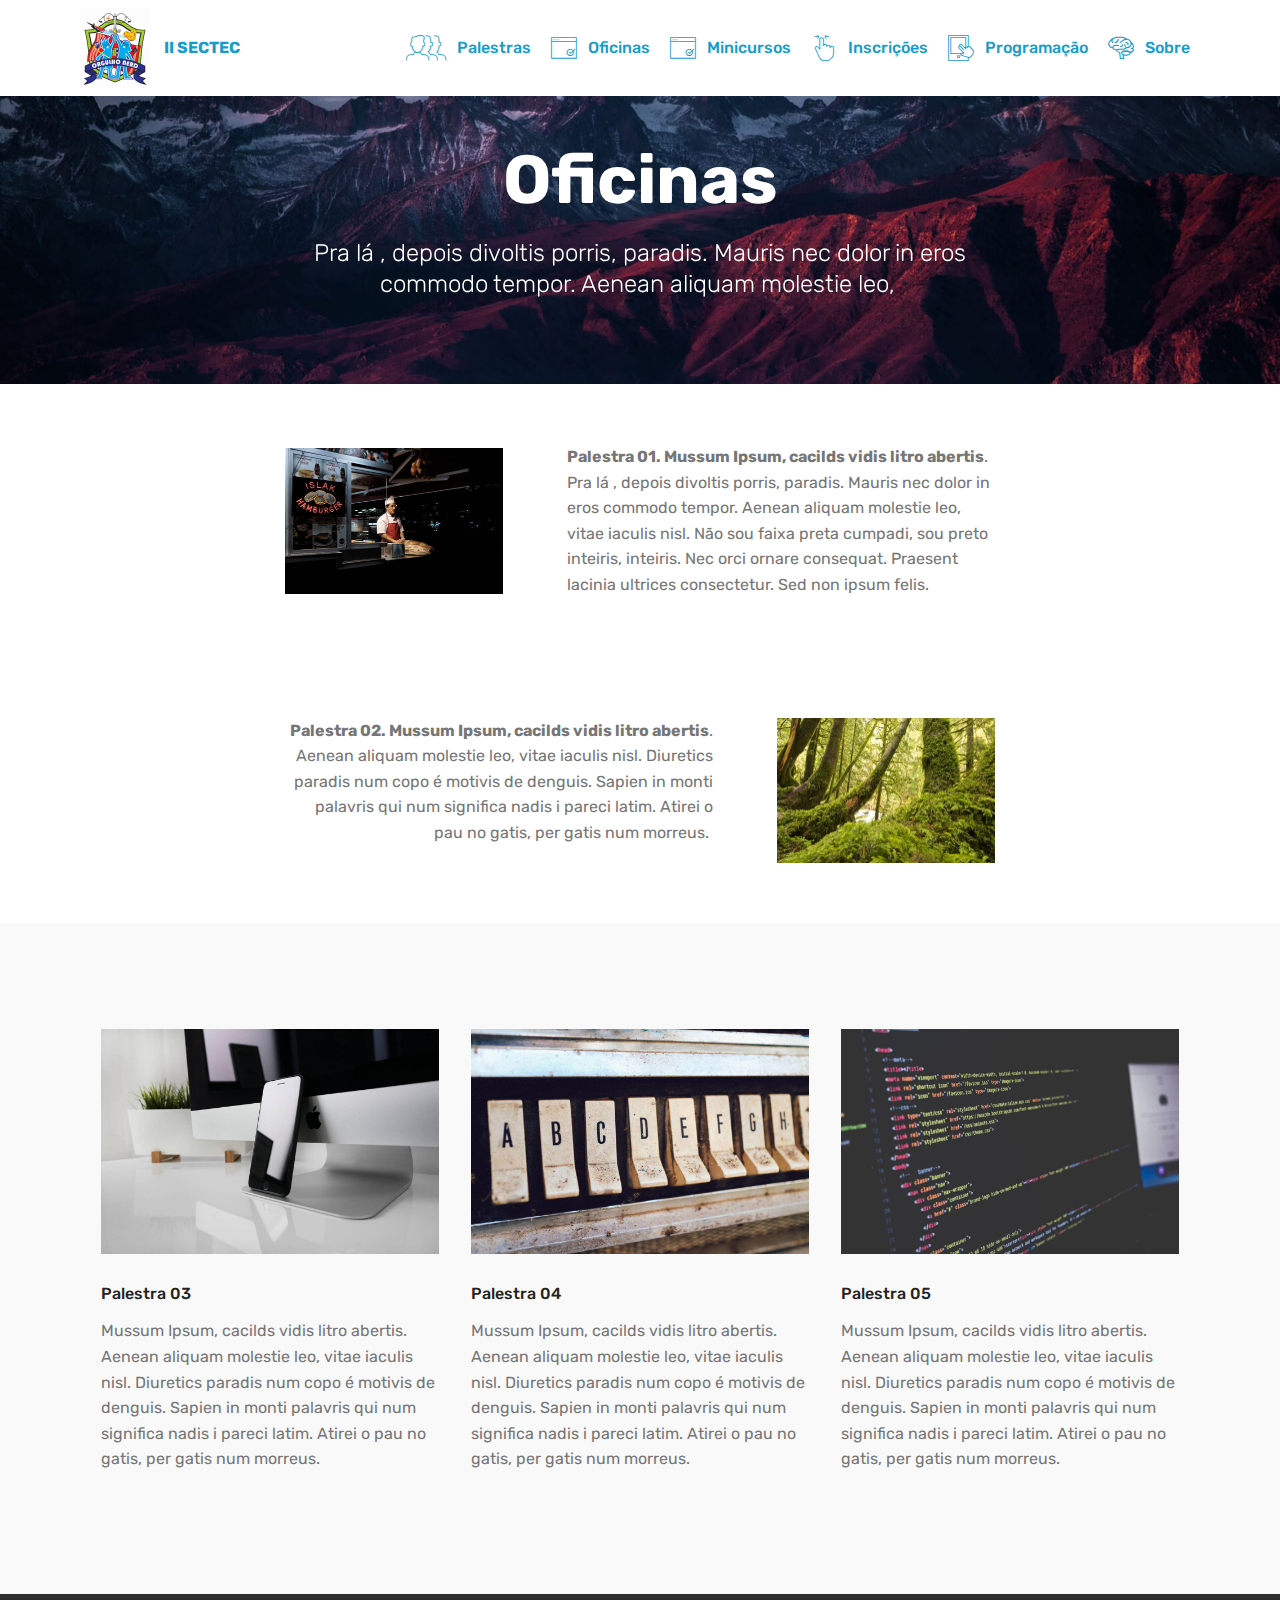
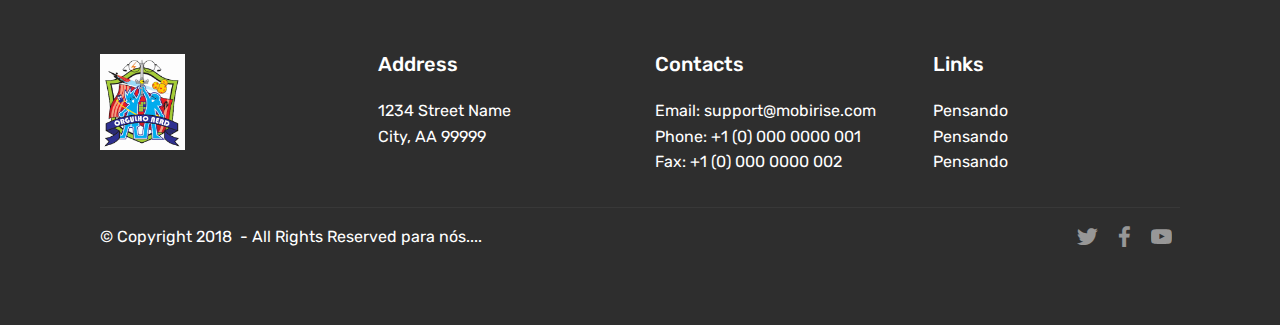
<file: page2.html>
<!DOCTYPE html>
<html >
<head>
  <!-- Site made with Mobirise Website Builder v4.7.1, https://mobirise.com -->
  <meta charset="UTF-8">
  <meta http-equiv="X-UA-Compatible" content="IE=edge">
  <meta name="generator" content="Mobirise v4.7.1, mobirise.com">
  <meta name="viewport" content="width=device-width, initial-scale=1, minimum-scale=1">
  <link rel="shortcut icon" href="assets/images/logonerd-142x160.png" type="image/x-icon">
  <meta name="description" content="Website Builder Description">
  <title>Oficinas</title>
  <link rel="stylesheet" href="assets/icon54/style.css">
  <link rel="stylesheet" href="assets/web/assets/mobirise-icons/mobirise-icons.css">
  <link rel="stylesheet" href="assets/icons-mind/style.css">
  <link rel="stylesheet" href="assets/tether/tether.min.css">
  <link rel="stylesheet" href="assets/bootstrap/css/bootstrap.min.css">
  <link rel="stylesheet" href="assets/bootstrap/css/bootstrap-grid.min.css">
  <link rel="stylesheet" href="assets/bootstrap/css/bootstrap-reboot.min.css">
  <link rel="stylesheet" href="assets/socicon/css/styles.css">
  <link rel="stylesheet" href="assets/dropdown/css/style.css">
  <link rel="stylesheet" href="assets/theme/css/style.css">
  <link rel="stylesheet" href="assets/mobirise/css/mbr-additional.css" type="text/css">
  
  
  
</head>
<body>
  <section class="menu cid-qQfNwbjV9B" once="menu" id="menu2-14">

    

    <nav class="navbar navbar-expand beta-menu navbar-dropdown align-items-center navbar-fixed-top navbar-toggleable-sm">
        <button class="navbar-toggler navbar-toggler-right" type="button" data-toggle="collapse" data-target="#navbarSupportedContent" aria-controls="navbarSupportedContent" aria-expanded="false" aria-label="Toggle navigation">
            <div class="hamburger">
                <span></span>
                <span></span>
                <span></span>
                <span></span>
            </div>
        </button>
        <div class="menu-logo">
            <div class="navbar-brand">
                <span class="navbar-logo">
                    <a href="index.html">
                        <img src="assets/images/logonerd-142x160.png" alt="Orgulho Nerd" title="Orgulho Nerd" style="height: 5rem;">
                    </a>
                </span>
                <span class="navbar-caption-wrap"><a class="navbar-caption text-primary display-4" href="index.html">
                        II SECTEC</a></span>
            </div>
        </div>
        <div class="collapse navbar-collapse" id="navbarSupportedContent">
            <ul class="navbar-nav nav-dropdown nav-right" data-app-modern-menu="true"><li class="nav-item">
                    <a class="nav-link link text-primary display-4" href="page1.html"><span class="imind-mens mbr-iconfont mbr-iconfont-btn"></span>
                        Palestras</a>
                </li><li class="nav-item"><a class="nav-link link text-primary display-4" href="page2.html"><span class="imind-approved-window mbr-iconfont mbr-iconfont-btn"></span>
                        Oficinas</a></li><li class="nav-item"><a class="nav-link link text-primary display-4" href="page3.html"><span class="imind-approved-window mbr-iconfont mbr-iconfont-btn"></span>
                        Minicursos</a></li><li class="nav-item"><a class="nav-link link text-primary display-4" href="page5.html"><span class="imind-press mbr-iconfont mbr-iconfont-btn"></span>Inscrições</a></li><li class="nav-item"><a class="nav-link link text-primary display-4" href="index.html#table1-8"><span class="imind-two-fingerstouch mbr-iconfont mbr-iconfont-btn"></span>Programação</a></li>
                <li class="nav-item">
                    <a class="nav-link link text-primary display-4" href="page4.html"><span class="icon54-v1-brain mbr-iconfont mbr-iconfont-btn"></span>
                        Sobre</a>
                </li></ul>
            
        </div>
    </nav>
</section>

<section class="engine"><a href="https://mobirise.ws/d">best web page software</a></section><section once="" class="cid-qQfNwbVYsZ" id="footer6-15">

    

    

    <div class="container">
        <div class="media-container-row align-center mbr-white">
            <div class="col-12">
                <p class="mbr-text mb-0 mbr-fonts-style display-7">
                    by TopStarniak</p>
            </div>
        </div>
    </div>
</section>

<section class="mbr-section content5 cid-qQg4FsVcF1 mbr-parallax-background" id="content5-1y">

    

    

    <div class="container">
        <div class="media-container-row">
            <div class="title col-12 col-md-8">
                <h2 class="align-center mbr-bold mbr-white pb-3 mbr-fonts-style display-1">
                    Oficinas</h2>
                <h3 class="mbr-section-subtitle align-center mbr-light mbr-white pb-3 mbr-fonts-style display-5">Pra lá , depois divoltis porris, paradis. Mauris nec dolor in eros commodo tempor. Aenean aliquam molestie leo,&nbsp;</h3>
                
                
            </div>
        </div>
    </div>
</section>

<section class="mbr-section content6 cid-qQfNwcEKGB" id="content6-17">
    
     
    
    <div class="container">
        <div class="media-container-row">
            <div class="col-12 col-md-8">
                <div class="media-container-row">
                    <div class="mbr-figure" style="width: 60%;">
                      <img src="assets/images/mbr-436x291.jpg" alt="Mobirise" title="">  
                    </div>
                    <div class="media-content">
                        <div class="mbr-section-text">
                            <p class="mbr-text mb-0 mbr-fonts-style display-7"><strong>Palestra 01. Mussum Ipsum, cacilds vidis litro abertis</strong>. Pra lá , depois divoltis porris, paradis. Mauris nec dolor in eros commodo tempor. Aenean aliquam molestie leo, vitae iaculis nisl. Não sou faixa preta cumpadi, sou preto inteiris, inteiris. Nec orci ornare consequat. Praesent lacinia ultrices consectetur. Sed non ipsum felis.&nbsp;</p>
                        </div>
                    </div>
                </div>
            </div>
        </div>
    </div>
</section>

<section class="mbr-section content7 cid-qQfNwcWh3D" id="content7-18">
          
    

    <div class="container">
        <div class="media-container-row">
            <div class="col-12 col-md-8">
                <div class="media-container-row">
                    <div class="media-content">
                        <div class="mbr-section-text">
                            <p class="mbr-text align-right mb-0 mbr-fonts-style display-7"><strong>Palestra 02. Mussum Ipsum, cacilds vidis litro abertis</strong>. Aenean aliquam molestie leo, vitae iaculis nisl. Diuretics paradis num copo é motivis de denguis. Sapien in monti palavris qui num significa nadis i pareci latim. Atirei o pau no gatis, per gatis num morreus.&nbsp;</p>
                        </div>
                    </div>
                    <div class="mbr-figure" style="width: 60%;">
                     <img src="assets/images/mbr-1-436x291.jpg" alt="Mobirise" title="">  
                    </div>
                </div>
            </div>
        </div>
    </div>
</section>

<section class="features2 cid-qQfNwdiFuH" id="features2-19">

    

    
    
    <div class="container">
        <div class="media-container-row">
            <div class="card p-3 col-12 col-md-6 col-lg-4">
                <div class="card-wrapper">
                    <div class="card-img">
                        <img src="assets/images/01.jpg" alt="Mobirise">
                    </div>
                    <div class="card-box">
                        <h4 class="card-title pb-3 mbr-fonts-style display-7">
                            Palestra 03</h4>
                        <p class="mbr-text mbr-fonts-style display-7">Mussum Ipsum, cacilds vidis litro abertis. Aenean aliquam molestie leo, vitae iaculis nisl. Diuretics paradis num copo é motivis de denguis. Sapien in monti palavris qui num significa nadis i pareci latim. Atirei o pau no gatis, per gatis num morreus.&nbsp;</p>
                    </div>
                </div>
            </div>

            <div class="card p-3 col-12 col-md-6 col-lg-4">
                <div class="card-wrapper">
                    <div class="card-img">
                        <img src="assets/images/02.jpg" alt="Mobirise">
                    </div>
                    <div class="card-box ">
                        <h4 class="card-title pb-3 mbr-fonts-style display-7">Palestra 04</h4>
                        <p class="mbr-text mbr-fonts-style display-7">Mussum Ipsum, cacilds vidis litro abertis. Aenean aliquam molestie leo, vitae iaculis nisl. Diuretics paradis num copo é motivis de denguis. Sapien in monti palavris qui num significa nadis i pareci latim. Atirei o pau no gatis, per gatis num morreus.&nbsp;</p>
                    </div>
                </div>
            </div>

            <div class="card p-3 col-12 col-md-6 col-lg-4">
                <div class="card-wrapper">
                    <div class="card-img">
                        <img src="assets/images/03.jpg" alt="Mobirise">
                    </div>
                    <div class="card-box">
                        <h4 class="card-title pb-3 mbr-fonts-style display-7">Palestra 05</h4>
                        <p class="mbr-text mbr-fonts-style display-7">Mussum Ipsum, cacilds vidis litro abertis. Aenean aliquam molestie leo, vitae iaculis nisl. Diuretics paradis num copo é motivis de denguis. Sapien in monti palavris qui num significa nadis i pareci latim. Atirei o pau no gatis, per gatis num morreus.&nbsp;</p>
                    </div>
                </div>
            </div>

            
        </div>
    </div>
</section>

<section class="cid-qQfNwe2kKi" id="footer1-1a">

    

    

    <div class="container">
        <div class="media-container-row content text-white">
            <div class="col-12 col-md-3">
                <div class="media-wrap">
                    <a href="https://mobirise.com/">
                        <img src="assets/images/logonerd-142x160.png" alt="Mobirise" title="">
                    </a>
                </div>
            </div>
            <div class="col-12 col-md-3 mbr-fonts-style display-7">
                <h5 class="pb-3">
                    Address
                </h5>
                <p class="mbr-text">
                    1234 Street Name
                    <br>City, AA 99999
                </p>
            </div>
            <div class="col-12 col-md-3 mbr-fonts-style display-7">
                <h5 class="pb-3">
                    Contacts
                </h5>
                <p class="mbr-text">
                    Email: support@mobirise.com
                    <br>Phone: +1 (0) 000 0000 001
                    <br>Fax: +1 (0) 000 0000 002
                </p>
            </div>
            <div class="col-12 col-md-3 mbr-fonts-style display-7">
                <h5 class="pb-3">
                    Links
                </h5>
                <p class="mbr-text">Pensando<br>Pensando<br>Pensando
                </p>
            </div>
        </div>
        <div class="footer-lower">
            <div class="media-container-row">
                <div class="col-sm-12">
                    <hr>
                </div>
            </div>
            <div class="media-container-row mbr-white">
                <div class="col-sm-6 copyright">
                    <p class="mbr-text mbr-fonts-style display-7">
                        © Copyright 2018 &nbsp;- All Rights Reserved para nós....
                    </p>
                </div>
                <div class="col-md-6">
                    <div class="social-list align-right">
                        <div class="soc-item">
                            <a href="https://twitter.com/mobirise" target="_blank">
                                <span class="socicon-twitter socicon mbr-iconfont mbr-iconfont-social"></span>
                            </a>
                        </div>
                        <div class="soc-item">
                            <a href="https://www.facebook.com/pages/Mobirise/1616226671953247" target="_blank">
                                <span class="socicon-facebook socicon mbr-iconfont mbr-iconfont-social"></span>
                            </a>
                        </div>
                        <div class="soc-item">
                            <a href="https://www.youtube.com/c/mobirise" target="_blank">
                                <span class="socicon-youtube socicon mbr-iconfont mbr-iconfont-social"></span>
                            </a>
                        </div>
                        
                        
                        
                    </div>
                </div>
            </div>
        </div>
    </div>
</section>


  <script src="assets/web/assets/jquery/jquery.min.js"></script>
  <script src="assets/popper/popper.min.js"></script>
  <script src="assets/tether/tether.min.js"></script>
  <script src="assets/bootstrap/js/bootstrap.min.js"></script>
  <script src="assets/touchswipe/jquery.touch-swipe.min.js"></script>
  <script src="assets/parallax/jarallax.min.js"></script>
  <script src="assets/smoothscroll/smooth-scroll.js"></script>
  <script src="assets/dropdown/js/script.min.js"></script>
  <script src="assets/theme/js/script.js"></script>
  
  
</body>
</html>
</file>
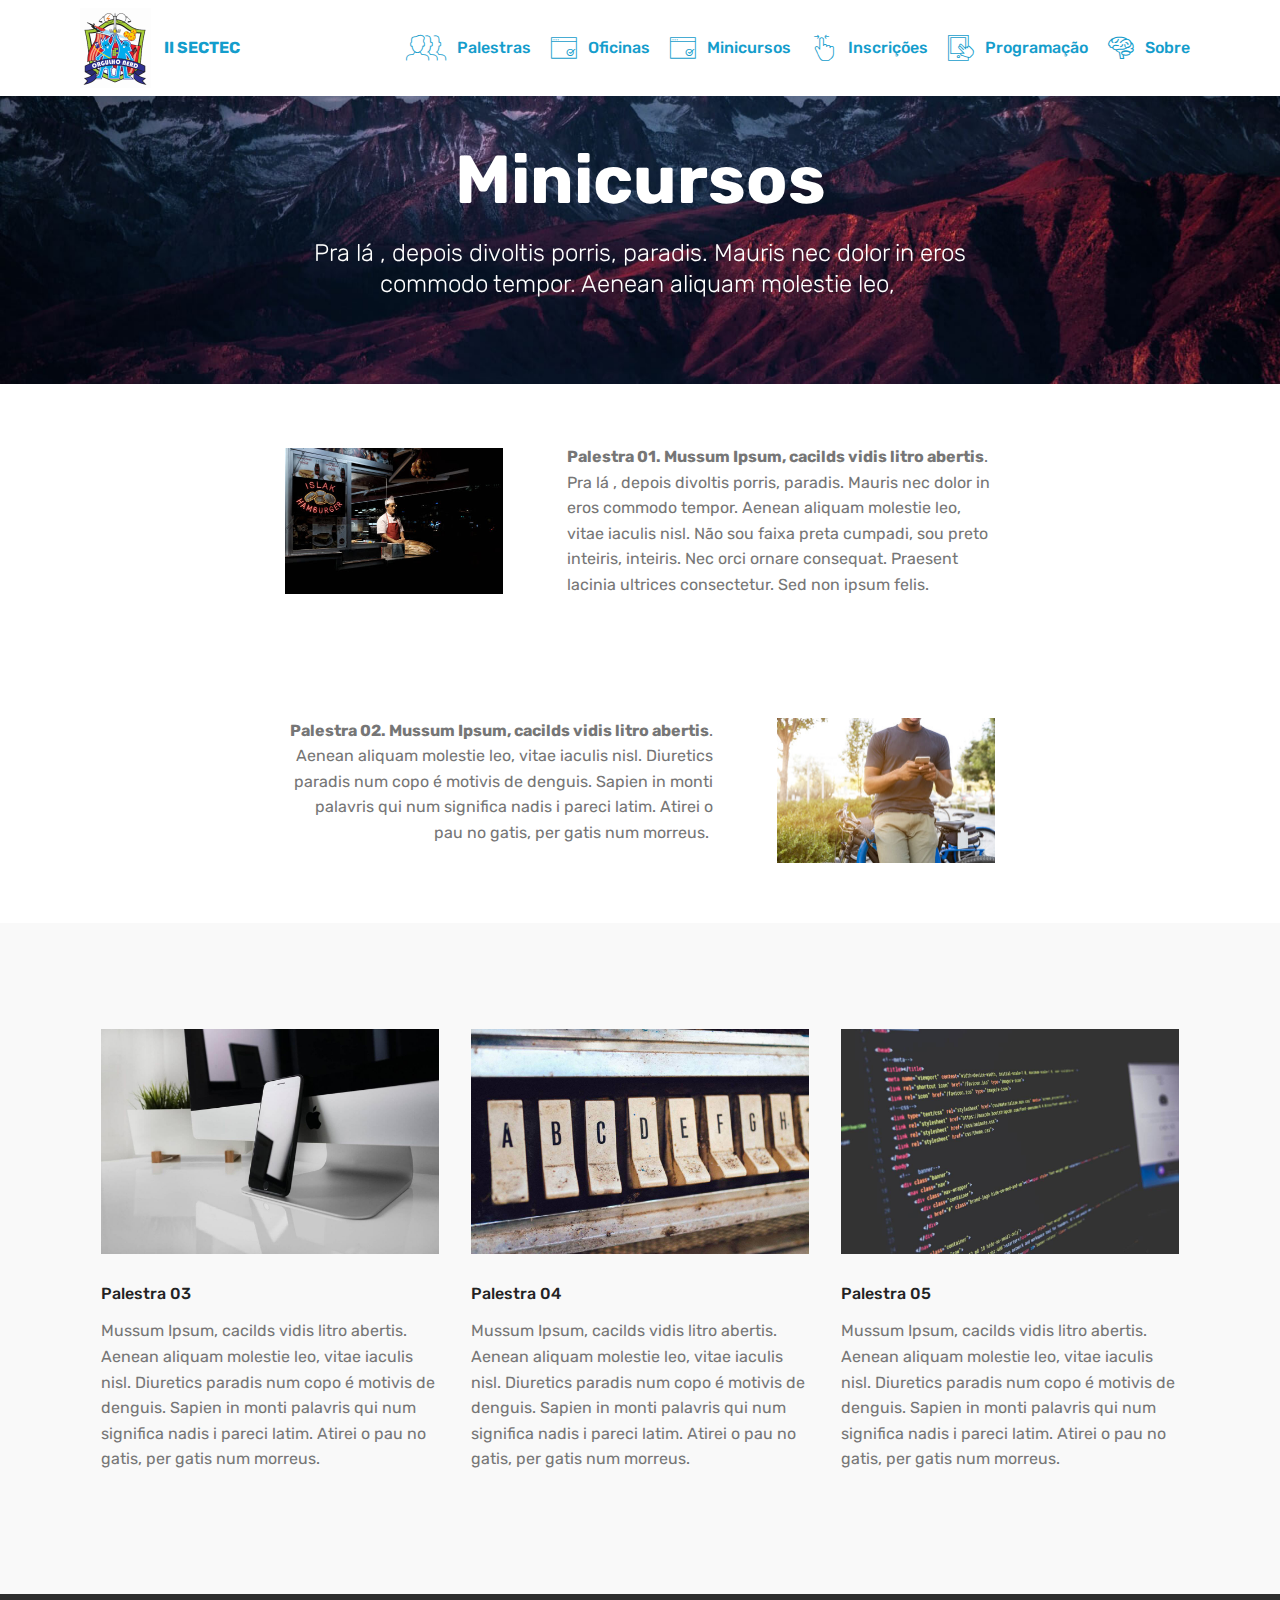
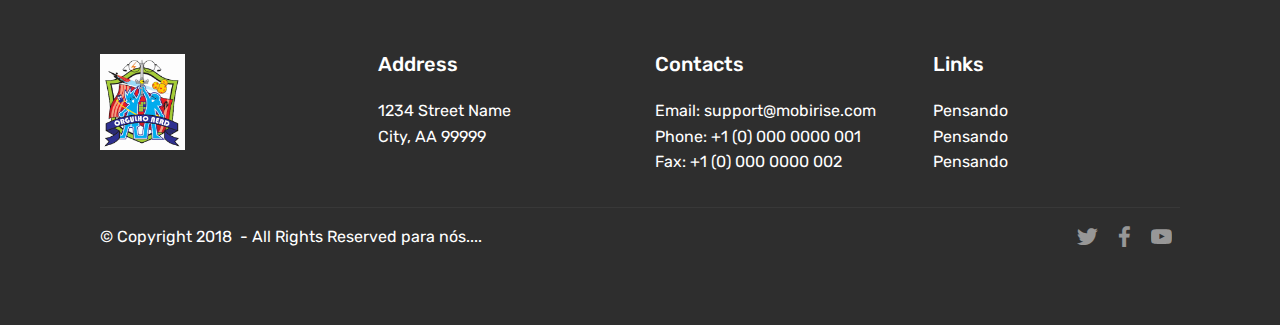
<file: page3.html>
<!DOCTYPE html>
<html >
<head>
  <!-- Site made with Mobirise Website Builder v4.7.1, https://mobirise.com -->
  <meta charset="UTF-8">
  <meta http-equiv="X-UA-Compatible" content="IE=edge">
  <meta name="generator" content="Mobirise v4.7.1, mobirise.com">
  <meta name="viewport" content="width=device-width, initial-scale=1, minimum-scale=1">
  <link rel="shortcut icon" href="assets/images/logonerd-142x160.png" type="image/x-icon">
  <meta name="description" content="Website Builder Description">
  <title>Minicursos</title>
  <link rel="stylesheet" href="assets/icon54/style.css">
  <link rel="stylesheet" href="assets/web/assets/mobirise-icons/mobirise-icons.css">
  <link rel="stylesheet" href="assets/icons-mind/style.css">
  <link rel="stylesheet" href="assets/tether/tether.min.css">
  <link rel="stylesheet" href="assets/bootstrap/css/bootstrap.min.css">
  <link rel="stylesheet" href="assets/bootstrap/css/bootstrap-grid.min.css">
  <link rel="stylesheet" href="assets/bootstrap/css/bootstrap-reboot.min.css">
  <link rel="stylesheet" href="assets/socicon/css/styles.css">
  <link rel="stylesheet" href="assets/dropdown/css/style.css">
  <link rel="stylesheet" href="assets/theme/css/style.css">
  <link rel="stylesheet" href="assets/mobirise/css/mbr-additional.css" type="text/css">
  
  
  
</head>
<body>
  <section class="menu cid-qQfNy2NqWt" once="menu" id="menu2-1b">

    

    <nav class="navbar navbar-expand beta-menu navbar-dropdown align-items-center navbar-fixed-top navbar-toggleable-sm">
        <button class="navbar-toggler navbar-toggler-right" type="button" data-toggle="collapse" data-target="#navbarSupportedContent" aria-controls="navbarSupportedContent" aria-expanded="false" aria-label="Toggle navigation">
            <div class="hamburger">
                <span></span>
                <span></span>
                <span></span>
                <span></span>
            </div>
        </button>
        <div class="menu-logo">
            <div class="navbar-brand">
                <span class="navbar-logo">
                    <a href="index.html">
                        <img src="assets/images/logonerd-142x160.png" alt="Orgulho Nerd" title="Orgulho Nerd" style="height: 5rem;">
                    </a>
                </span>
                <span class="navbar-caption-wrap"><a class="navbar-caption text-primary display-4" href="index.html">
                        II SECTEC</a></span>
            </div>
        </div>
        <div class="collapse navbar-collapse" id="navbarSupportedContent">
            <ul class="navbar-nav nav-dropdown nav-right" data-app-modern-menu="true"><li class="nav-item">
                    <a class="nav-link link text-primary display-4" href="page1.html"><span class="imind-mens mbr-iconfont mbr-iconfont-btn"></span>
                        Palestras</a>
                </li><li class="nav-item"><a class="nav-link link text-primary display-4" href="page2.html"><span class="imind-approved-window mbr-iconfont mbr-iconfont-btn"></span>
                        Oficinas</a></li><li class="nav-item"><a class="nav-link link text-primary display-4" href="page3.html"><span class="imind-approved-window mbr-iconfont mbr-iconfont-btn"></span>
                        Minicursos</a></li><li class="nav-item"><a class="nav-link link text-primary display-4" href="page5.html"><span class="imind-press mbr-iconfont mbr-iconfont-btn"></span>Inscrições</a></li><li class="nav-item"><a class="nav-link link text-primary display-4" href="index.html#table1-8"><span class="imind-two-fingerstouch mbr-iconfont mbr-iconfont-btn"></span>Programação</a></li>
                <li class="nav-item">
                    <a class="nav-link link text-primary display-4" href="page4.html"><span class="icon54-v1-brain mbr-iconfont mbr-iconfont-btn"></span>
                        Sobre</a>
                </li></ul>
            
        </div>
    </nav>
</section>

<section class="engine"><a href="https://mobirise.ws/o">mobile website builder</a></section><section once="" class="cid-qQfNy3oI3o" id="footer6-1c">

    

    

    <div class="container">
        <div class="media-container-row align-center mbr-white">
            <div class="col-12">
                <p class="mbr-text mb-0 mbr-fonts-style display-7">
                    by TopStarniak</p>
            </div>
        </div>
    </div>
</section>

<section class="mbr-section content5 cid-qQg4La5Rfp mbr-parallax-background" id="content5-1z">

    

    

    <div class="container">
        <div class="media-container-row">
            <div class="title col-12 col-md-8">
                <h2 class="align-center mbr-bold mbr-white pb-3 mbr-fonts-style display-1">
                    Minicursos</h2>
                <h3 class="mbr-section-subtitle align-center mbr-light mbr-white pb-3 mbr-fonts-style display-5">Pra lá , depois divoltis porris, paradis. Mauris nec dolor in eros commodo tempor. Aenean aliquam molestie leo,&nbsp;</h3>
                
                
            </div>
        </div>
    </div>
</section>

<section class="mbr-section content6 cid-qQfNy45rNb" id="content6-1e">
    
     
    
    <div class="container">
        <div class="media-container-row">
            <div class="col-12 col-md-8">
                <div class="media-container-row">
                    <div class="mbr-figure" style="width: 60%;">
                      <img src="assets/images/mbr-436x291.jpg" alt="Mobirise" title="">  
                    </div>
                    <div class="media-content">
                        <div class="mbr-section-text">
                            <p class="mbr-text mb-0 mbr-fonts-style display-7"><strong>Palestra 01. Mussum Ipsum, cacilds vidis litro abertis</strong>. Pra lá , depois divoltis porris, paradis. Mauris nec dolor in eros commodo tempor. Aenean aliquam molestie leo, vitae iaculis nisl. Não sou faixa preta cumpadi, sou preto inteiris, inteiris. Nec orci ornare consequat. Praesent lacinia ultrices consectetur. Sed non ipsum felis.&nbsp;</p>
                        </div>
                    </div>
                </div>
            </div>
        </div>
    </div>
</section>

<section class="mbr-section content7 cid-qQfNy4oAJH" id="content7-1f">
          
    

    <div class="container">
        <div class="media-container-row">
            <div class="col-12 col-md-8">
                <div class="media-container-row">
                    <div class="media-content">
                        <div class="mbr-section-text">
                            <p class="mbr-text align-right mb-0 mbr-fonts-style display-7"><strong>Palestra 02. Mussum Ipsum, cacilds vidis litro abertis</strong>. Aenean aliquam molestie leo, vitae iaculis nisl. Diuretics paradis num copo é motivis de denguis. Sapien in monti palavris qui num significa nadis i pareci latim. Atirei o pau no gatis, per gatis num morreus.&nbsp;</p>
                        </div>
                    </div>
                    <div class="mbr-figure" style="width: 60%;">
                     <img src="assets/images/mbr-2-436x291.jpg" alt="Mobirise" title="">  
                    </div>
                </div>
            </div>
        </div>
    </div>
</section>

<section class="features2 cid-qQfNy4I2jz" id="features2-1g">

    

    
    
    <div class="container">
        <div class="media-container-row">
            <div class="card p-3 col-12 col-md-6 col-lg-4">
                <div class="card-wrapper">
                    <div class="card-img">
                        <img src="assets/images/01.jpg" alt="Mobirise">
                    </div>
                    <div class="card-box">
                        <h4 class="card-title pb-3 mbr-fonts-style display-7">
                            Palestra 03</h4>
                        <p class="mbr-text mbr-fonts-style display-7">Mussum Ipsum, cacilds vidis litro abertis. Aenean aliquam molestie leo, vitae iaculis nisl. Diuretics paradis num copo é motivis de denguis. Sapien in monti palavris qui num significa nadis i pareci latim. Atirei o pau no gatis, per gatis num morreus.&nbsp;</p>
                    </div>
                </div>
            </div>

            <div class="card p-3 col-12 col-md-6 col-lg-4">
                <div class="card-wrapper">
                    <div class="card-img">
                        <img src="assets/images/02.jpg" alt="Mobirise">
                    </div>
                    <div class="card-box ">
                        <h4 class="card-title pb-3 mbr-fonts-style display-7">Palestra 04</h4>
                        <p class="mbr-text mbr-fonts-style display-7">Mussum Ipsum, cacilds vidis litro abertis. Aenean aliquam molestie leo, vitae iaculis nisl. Diuretics paradis num copo é motivis de denguis. Sapien in monti palavris qui num significa nadis i pareci latim. Atirei o pau no gatis, per gatis num morreus.&nbsp;</p>
                    </div>
                </div>
            </div>

            <div class="card p-3 col-12 col-md-6 col-lg-4">
                <div class="card-wrapper">
                    <div class="card-img">
                        <img src="assets/images/03.jpg" alt="Mobirise">
                    </div>
                    <div class="card-box">
                        <h4 class="card-title pb-3 mbr-fonts-style display-7">Palestra 05</h4>
                        <p class="mbr-text mbr-fonts-style display-7">Mussum Ipsum, cacilds vidis litro abertis. Aenean aliquam molestie leo, vitae iaculis nisl. Diuretics paradis num copo é motivis de denguis. Sapien in monti palavris qui num significa nadis i pareci latim. Atirei o pau no gatis, per gatis num morreus.&nbsp;</p>
                    </div>
                </div>
            </div>

            
        </div>
    </div>
</section>

<section class="cid-qQfNy5oSZ3" id="footer1-1h">

    

    

    <div class="container">
        <div class="media-container-row content text-white">
            <div class="col-12 col-md-3">
                <div class="media-wrap">
                    <a href="https://mobirise.com/">
                        <img src="assets/images/logonerd-142x160.png" alt="Mobirise" title="">
                    </a>
                </div>
            </div>
            <div class="col-12 col-md-3 mbr-fonts-style display-7">
                <h5 class="pb-3">
                    Address
                </h5>
                <p class="mbr-text">
                    1234 Street Name
                    <br>City, AA 99999
                </p>
            </div>
            <div class="col-12 col-md-3 mbr-fonts-style display-7">
                <h5 class="pb-3">
                    Contacts
                </h5>
                <p class="mbr-text">
                    Email: support@mobirise.com
                    <br>Phone: +1 (0) 000 0000 001
                    <br>Fax: +1 (0) 000 0000 002
                </p>
            </div>
            <div class="col-12 col-md-3 mbr-fonts-style display-7">
                <h5 class="pb-3">
                    Links
                </h5>
                <p class="mbr-text">Pensando<br>Pensando<br>Pensando
                </p>
            </div>
        </div>
        <div class="footer-lower">
            <div class="media-container-row">
                <div class="col-sm-12">
                    <hr>
                </div>
            </div>
            <div class="media-container-row mbr-white">
                <div class="col-sm-6 copyright">
                    <p class="mbr-text mbr-fonts-style display-7">
                        © Copyright 2018 &nbsp;- All Rights Reserved para nós....
                    </p>
                </div>
                <div class="col-md-6">
                    <div class="social-list align-right">
                        <div class="soc-item">
                            <a href="https://twitter.com/mobirise" target="_blank">
                                <span class="socicon-twitter socicon mbr-iconfont mbr-iconfont-social"></span>
                            </a>
                        </div>
                        <div class="soc-item">
                            <a href="https://www.facebook.com/pages/Mobirise/1616226671953247" target="_blank">
                                <span class="socicon-facebook socicon mbr-iconfont mbr-iconfont-social"></span>
                            </a>
                        </div>
                        <div class="soc-item">
                            <a href="https://www.youtube.com/c/mobirise" target="_blank">
                                <span class="socicon-youtube socicon mbr-iconfont mbr-iconfont-social"></span>
                            </a>
                        </div>
                        
                        
                        
                    </div>
                </div>
            </div>
        </div>
    </div>
</section>


  <script src="assets/web/assets/jquery/jquery.min.js"></script>
  <script src="assets/popper/popper.min.js"></script>
  <script src="assets/tether/tether.min.js"></script>
  <script src="assets/bootstrap/js/bootstrap.min.js"></script>
  <script src="assets/touchswipe/jquery.touch-swipe.min.js"></script>
  <script src="assets/parallax/jarallax.min.js"></script>
  <script src="assets/smoothscroll/smooth-scroll.js"></script>
  <script src="assets/dropdown/js/script.min.js"></script>
  <script src="assets/theme/js/script.js"></script>
  
  
</body>
</html>
</file>
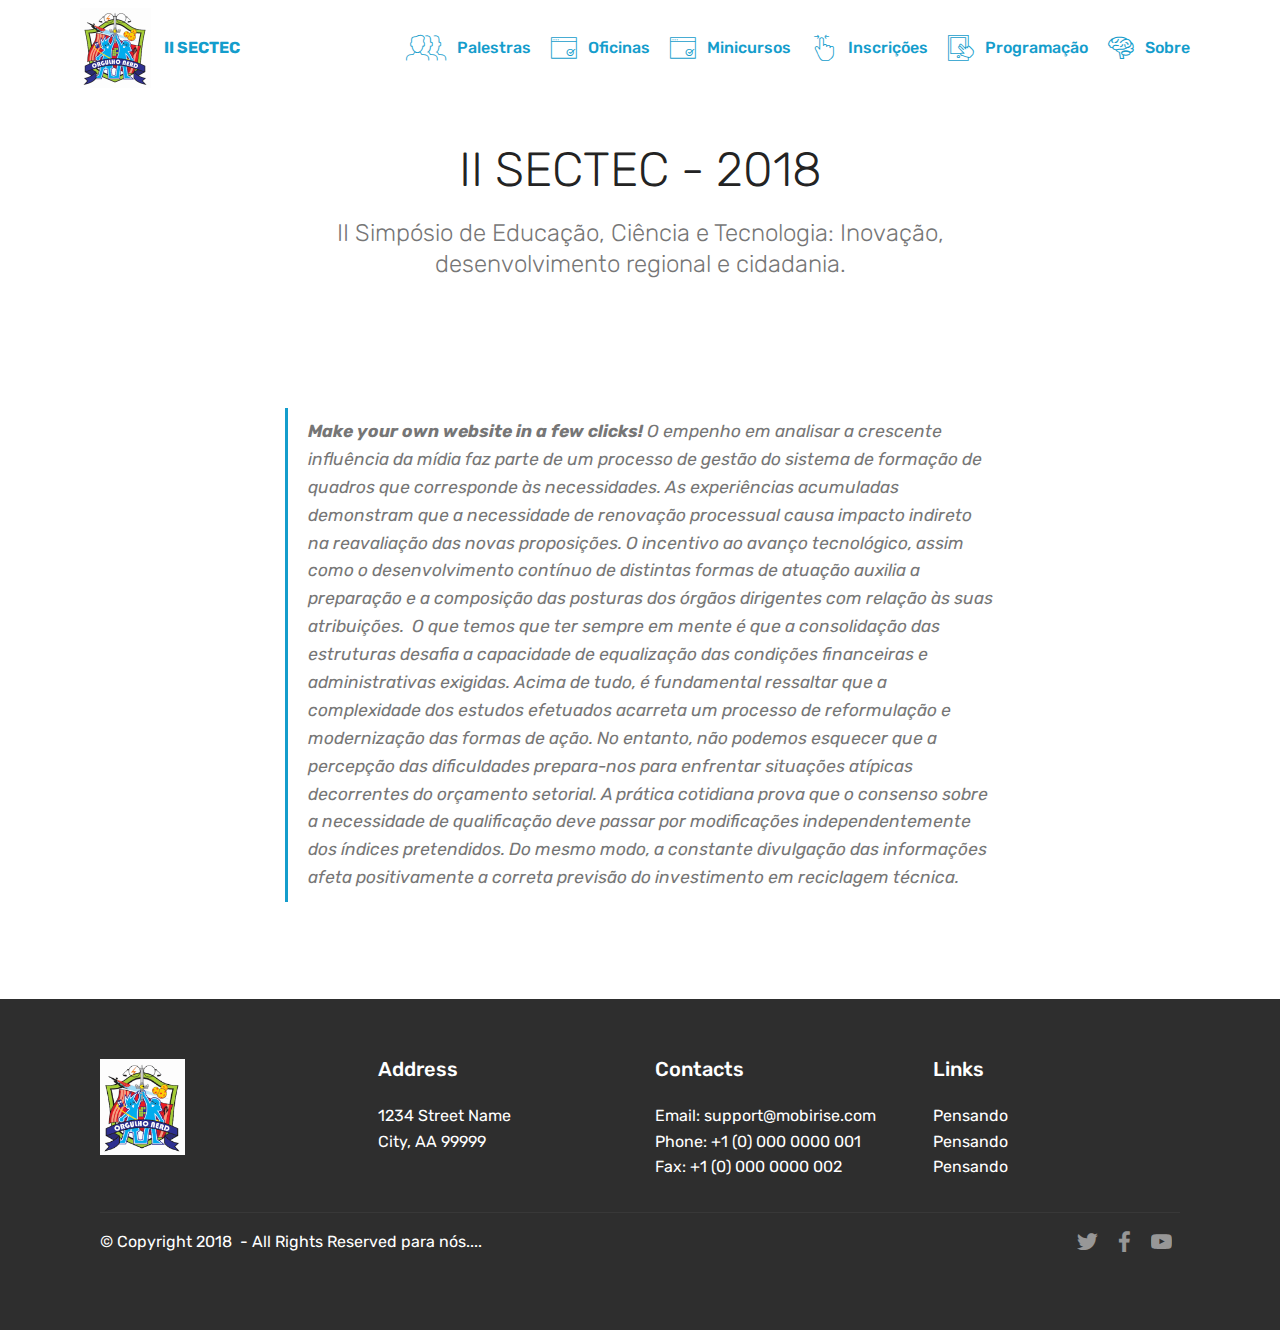
<file: page4.html>
<!DOCTYPE html>
<html >
<head>
  <!-- Site made with Mobirise Website Builder v4.7.1, https://mobirise.com -->
  <meta charset="UTF-8">
  <meta http-equiv="X-UA-Compatible" content="IE=edge">
  <meta name="generator" content="Mobirise v4.7.1, mobirise.com">
  <meta name="viewport" content="width=device-width, initial-scale=1, minimum-scale=1">
  <link rel="shortcut icon" href="assets/images/logonerd-142x160.png" type="image/x-icon">
  <meta name="description" content="Website Builder Description">
  <title>sobre</title>
  <link rel="stylesheet" href="assets/icon54/style.css">
  <link rel="stylesheet" href="assets/web/assets/mobirise-icons/mobirise-icons.css">
  <link rel="stylesheet" href="assets/icons-mind/style.css">
  <link rel="stylesheet" href="assets/tether/tether.min.css">
  <link rel="stylesheet" href="assets/bootstrap/css/bootstrap.min.css">
  <link rel="stylesheet" href="assets/bootstrap/css/bootstrap-grid.min.css">
  <link rel="stylesheet" href="assets/bootstrap/css/bootstrap-reboot.min.css">
  <link rel="stylesheet" href="assets/socicon/css/styles.css">
  <link rel="stylesheet" href="assets/dropdown/css/style.css">
  <link rel="stylesheet" href="assets/theme/css/style.css">
  <link rel="stylesheet" href="assets/mobirise/css/mbr-additional.css" type="text/css">
  
  
  
</head>
<body>
  <section class="menu cid-qQfOzIfSt1" once="menu" id="menu2-1i">

    

    <nav class="navbar navbar-expand beta-menu navbar-dropdown align-items-center navbar-fixed-top navbar-toggleable-sm">
        <button class="navbar-toggler navbar-toggler-right" type="button" data-toggle="collapse" data-target="#navbarSupportedContent" aria-controls="navbarSupportedContent" aria-expanded="false" aria-label="Toggle navigation">
            <div class="hamburger">
                <span></span>
                <span></span>
                <span></span>
                <span></span>
            </div>
        </button>
        <div class="menu-logo">
            <div class="navbar-brand">
                <span class="navbar-logo">
                    <a href="index.html">
                        <img src="assets/images/logonerd-142x160.png" alt="Orgulho Nerd" title="Orgulho Nerd" style="height: 5rem;">
                    </a>
                </span>
                <span class="navbar-caption-wrap"><a class="navbar-caption text-primary display-4" href="index.html">
                        II SECTEC</a></span>
            </div>
        </div>
        <div class="collapse navbar-collapse" id="navbarSupportedContent">
            <ul class="navbar-nav nav-dropdown nav-right" data-app-modern-menu="true"><li class="nav-item">
                    <a class="nav-link link text-primary display-4" href="page1.html"><span class="imind-mens mbr-iconfont mbr-iconfont-btn"></span>
                        Palestras</a>
                </li><li class="nav-item"><a class="nav-link link text-primary display-4" href="page2.html"><span class="imind-approved-window mbr-iconfont mbr-iconfont-btn"></span>
                        Oficinas</a></li><li class="nav-item"><a class="nav-link link text-primary display-4" href="page3.html"><span class="imind-approved-window mbr-iconfont mbr-iconfont-btn"></span>
                        Minicursos</a></li><li class="nav-item"><a class="nav-link link text-primary display-4" href="page5.html"><span class="imind-press mbr-iconfont mbr-iconfont-btn"></span>Inscrições</a></li><li class="nav-item"><a class="nav-link link text-primary display-4" href="index.html#table1-8"><span class="imind-two-fingerstouch mbr-iconfont mbr-iconfont-btn"></span>Programação</a></li>
                <li class="nav-item">
                    <a class="nav-link link text-primary display-4" href="page4.html"><span class="icon54-v1-brain mbr-iconfont mbr-iconfont-btn"></span>
                        Sobre</a>
                </li></ul>
            
        </div>
    </nav>
</section>

<section class="engine"><a href="https://mobirise.ws/n">free website maker app</a></section><section once="" class="cid-qQfOzIOc7J" id="footer6-1j">

    

    

    <div class="container">
        <div class="media-container-row align-center mbr-white">
            <div class="col-12">
                <p class="mbr-text mb-0 mbr-fonts-style display-7">
                    by TopStarniak</p>
            </div>
        </div>
    </div>
</section>

<section class="mbr-section content4 cid-qQfOTY9RXm" id="content4-1p">

    

    <div class="container">
        <div class="media-container-row">
            <div class="title col-12 col-md-8">
                <h2 class="align-center pb-3 mbr-fonts-style display-2">II SECTEC - 2018</h2>
                <h3 class="mbr-section-subtitle align-center mbr-light mbr-fonts-style display-5">II Simpósio de Educação, Ciência e Tecnologia: Inovação, desenvolvimento regional e cidadania.</h3>
                
            </div>
        </div>
    </div>
</section>

<section class="mbr-section article content1 cid-qQfOUXXZdi" id="content2-1q">

     

    <div class="container">
        <div class="media-container-row">
            <div class="mbr-text col-12 col-md-8 mbr-fonts-style display-7">
                <blockquote> <strong>Make your own website in a few clicks!</strong>&nbsp;O empenho em analisar a crescente influência da mídia faz parte de um processo de gestão do sistema de formação de quadros que corresponde às necessidades. As experiências acumuladas demonstram que a necessidade de renovação processual causa impacto indireto na reavaliação das novas proposições. O incentivo ao avanço tecnológico, assim como o desenvolvimento contínuo de distintas formas de atuação auxilia a preparação e a composição das posturas dos órgãos dirigentes com relação às suas atribuições.
&nbsp;<span style="font-size: 1.09rem;">O que temos que ter sempre em mente é que a consolidação das estruturas desafia a capacidade de equalização das condições financeiras e administrativas exigidas. Acima de tudo, é fundamental ressaltar que a complexidade dos estudos efetuados acarreta um processo de reformulação e modernização das formas de ação. No entanto, não podemos esquecer que a percepção das dificuldades prepara-nos para enfrentar situações atípicas decorrentes do orçamento setorial. A prática cotidiana prova que o consenso sobre a necessidade de qualificação deve passar por modificações independentemente dos índices pretendidos. Do mesmo modo, a constante divulgação das informações afeta positivamente a correta previsão do investimento em reciclagem técnica.</span></blockquote>
            </div>
        </div>
    </div>
</section>

<section class="cid-qQfOzLehUR" id="footer1-1o">

    

    

    <div class="container">
        <div class="media-container-row content text-white">
            <div class="col-12 col-md-3">
                <div class="media-wrap">
                    <a href="https://mobirise.com/">
                        <img src="assets/images/logonerd-142x160.png" alt="Mobirise" title="">
                    </a>
                </div>
            </div>
            <div class="col-12 col-md-3 mbr-fonts-style display-7">
                <h5 class="pb-3">
                    Address
                </h5>
                <p class="mbr-text">
                    1234 Street Name
                    <br>City, AA 99999
                </p>
            </div>
            <div class="col-12 col-md-3 mbr-fonts-style display-7">
                <h5 class="pb-3">
                    Contacts
                </h5>
                <p class="mbr-text">
                    Email: support@mobirise.com
                    <br>Phone: +1 (0) 000 0000 001
                    <br>Fax: +1 (0) 000 0000 002
                </p>
            </div>
            <div class="col-12 col-md-3 mbr-fonts-style display-7">
                <h5 class="pb-3">
                    Links
                </h5>
                <p class="mbr-text">Pensando<br>Pensando<br>Pensando
                </p>
            </div>
        </div>
        <div class="footer-lower">
            <div class="media-container-row">
                <div class="col-sm-12">
                    <hr>
                </div>
            </div>
            <div class="media-container-row mbr-white">
                <div class="col-sm-6 copyright">
                    <p class="mbr-text mbr-fonts-style display-7">
                        © Copyright 2018 &nbsp;- All Rights Reserved para nós....
                    </p>
                </div>
                <div class="col-md-6">
                    <div class="social-list align-right">
                        <div class="soc-item">
                            <a href="https://twitter.com/mobirise" target="_blank">
                                <span class="socicon-twitter socicon mbr-iconfont mbr-iconfont-social"></span>
                            </a>
                        </div>
                        <div class="soc-item">
                            <a href="https://www.facebook.com/pages/Mobirise/1616226671953247" target="_blank">
                                <span class="socicon-facebook socicon mbr-iconfont mbr-iconfont-social"></span>
                            </a>
                        </div>
                        <div class="soc-item">
                            <a href="https://www.youtube.com/c/mobirise" target="_blank">
                                <span class="socicon-youtube socicon mbr-iconfont mbr-iconfont-social"></span>
                            </a>
                        </div>
                        
                        
                        
                    </div>
                </div>
            </div>
        </div>
    </div>
</section>


  <script src="assets/web/assets/jquery/jquery.min.js"></script>
  <script src="assets/popper/popper.min.js"></script>
  <script src="assets/tether/tether.min.js"></script>
  <script src="assets/bootstrap/js/bootstrap.min.js"></script>
  <script src="assets/touchswipe/jquery.touch-swipe.min.js"></script>
  <script src="assets/smoothscroll/smooth-scroll.js"></script>
  <script src="assets/dropdown/js/script.min.js"></script>
  <script src="assets/theme/js/script.js"></script>
  
  
</body>
</html>
</file>
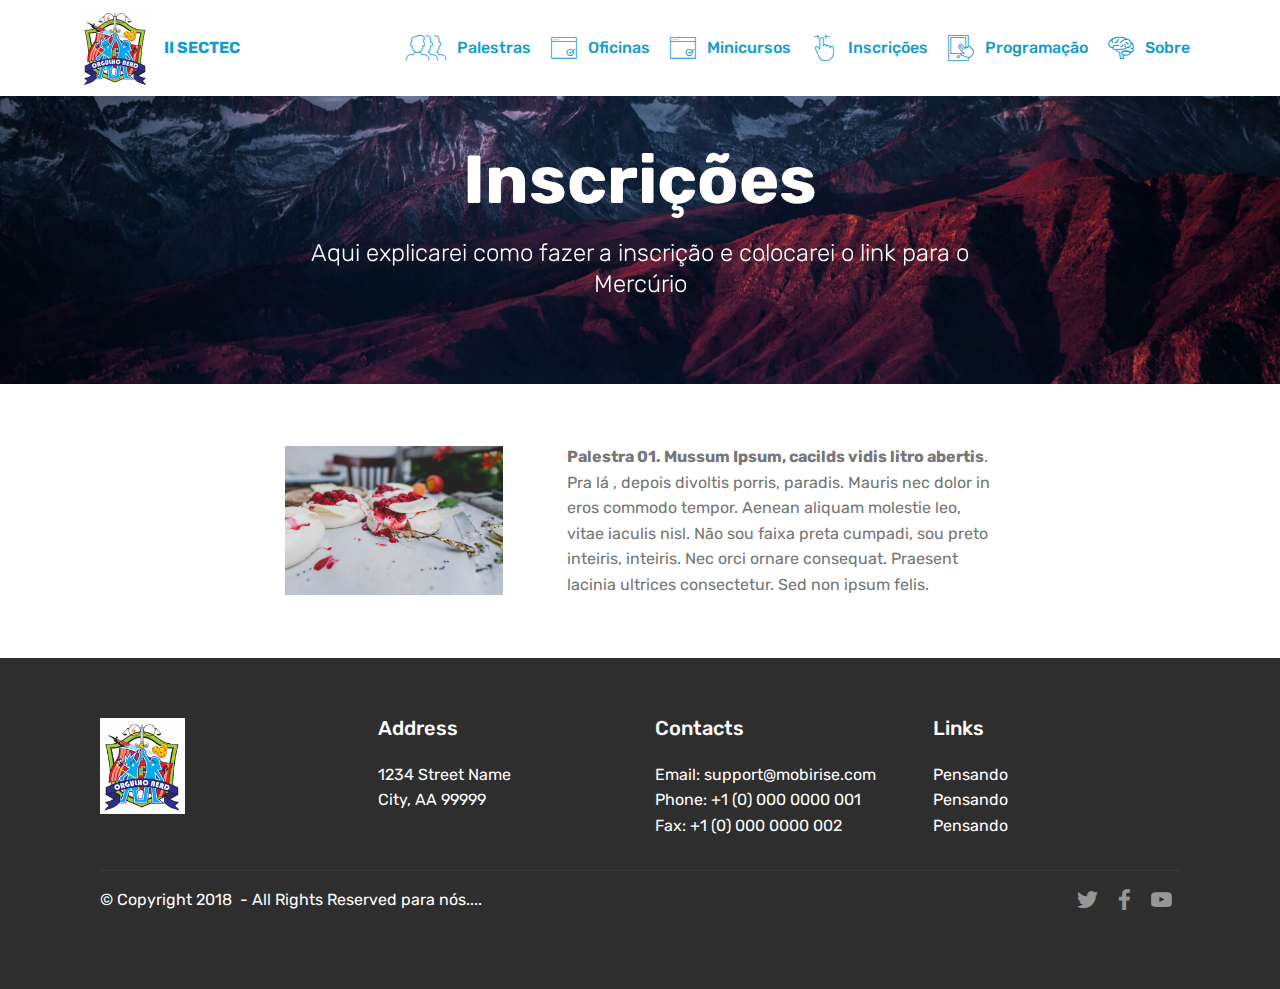
<file: page5.html>
<!DOCTYPE html>
<html >
<head>
  <!-- Site made with Mobirise Website Builder v4.7.1, https://mobirise.com -->
  <meta charset="UTF-8">
  <meta http-equiv="X-UA-Compatible" content="IE=edge">
  <meta name="generator" content="Mobirise v4.7.1, mobirise.com">
  <meta name="viewport" content="width=device-width, initial-scale=1, minimum-scale=1">
  <link rel="shortcut icon" href="assets/images/logonerd-142x160.png" type="image/x-icon">
  <meta name="description" content="Website Builder Description">
  <title>inscricoes</title>
  <link rel="stylesheet" href="assets/icon54/style.css">
  <link rel="stylesheet" href="assets/web/assets/mobirise-icons/mobirise-icons.css">
  <link rel="stylesheet" href="assets/icons-mind/style.css">
  <link rel="stylesheet" href="assets/tether/tether.min.css">
  <link rel="stylesheet" href="assets/bootstrap/css/bootstrap.min.css">
  <link rel="stylesheet" href="assets/bootstrap/css/bootstrap-grid.min.css">
  <link rel="stylesheet" href="assets/bootstrap/css/bootstrap-reboot.min.css">
  <link rel="stylesheet" href="assets/socicon/css/styles.css">
  <link rel="stylesheet" href="assets/dropdown/css/style.css">
  <link rel="stylesheet" href="assets/theme/css/style.css">
  <link rel="stylesheet" href="assets/mobirise/css/mbr-additional.css" type="text/css">
  
  
  
</head>
<body>
  <section class="menu cid-qQgkHuKNni" once="menu" id="menu2-27">

    

    <nav class="navbar navbar-expand beta-menu navbar-dropdown align-items-center navbar-fixed-top navbar-toggleable-sm">
        <button class="navbar-toggler navbar-toggler-right" type="button" data-toggle="collapse" data-target="#navbarSupportedContent" aria-controls="navbarSupportedContent" aria-expanded="false" aria-label="Toggle navigation">
            <div class="hamburger">
                <span></span>
                <span></span>
                <span></span>
                <span></span>
            </div>
        </button>
        <div class="menu-logo">
            <div class="navbar-brand">
                <span class="navbar-logo">
                    <a href="index.html">
                        <img src="assets/images/logonerd-142x160.png" alt="Orgulho Nerd" title="Orgulho Nerd" style="height: 5rem;">
                    </a>
                </span>
                <span class="navbar-caption-wrap"><a class="navbar-caption text-primary display-4" href="index.html">
                        II SECTEC</a></span>
            </div>
        </div>
        <div class="collapse navbar-collapse" id="navbarSupportedContent">
            <ul class="navbar-nav nav-dropdown nav-right" data-app-modern-menu="true"><li class="nav-item">
                    <a class="nav-link link text-primary display-4" href="page1.html"><span class="imind-mens mbr-iconfont mbr-iconfont-btn"></span>
                        Palestras</a>
                </li><li class="nav-item"><a class="nav-link link text-primary display-4" href="page2.html"><span class="imind-approved-window mbr-iconfont mbr-iconfont-btn"></span>
                        Oficinas</a></li><li class="nav-item"><a class="nav-link link text-primary display-4" href="page3.html"><span class="imind-approved-window mbr-iconfont mbr-iconfont-btn"></span>
                        Minicursos</a></li><li class="nav-item"><a class="nav-link link text-primary display-4" href="page5.html"><span class="imind-press mbr-iconfont mbr-iconfont-btn"></span>Inscrições</a></li><li class="nav-item"><a class="nav-link link text-primary display-4" href="index.html#table1-8"><span class="imind-two-fingerstouch mbr-iconfont mbr-iconfont-btn"></span>Programação</a></li>
                <li class="nav-item">
                    <a class="nav-link link text-primary display-4" href="page4.html"><span class="icon54-v1-brain mbr-iconfont mbr-iconfont-btn"></span>
                        Sobre</a>
                </li></ul>
            
        </div>
    </nav>
</section>

<section class="engine"><a href="https://mobirise.ws/k">develop free website</a></section><section once="" class="cid-qQgkHveB8L" id="footer6-28">

    

    

    <div class="container">
        <div class="media-container-row align-center mbr-white">
            <div class="col-12">
                <p class="mbr-text mb-0 mbr-fonts-style display-7">
                    by TopStarniak</p>
            </div>
        </div>
    </div>
</section>

<section class="mbr-section content5 cid-qQgkHvBwMk mbr-parallax-background" id="content5-29">

    

    

    <div class="container">
        <div class="media-container-row">
            <div class="title col-12 col-md-8">
                <h2 class="align-center mbr-bold mbr-white pb-3 mbr-fonts-style display-1">
                    Inscrições</h2>
                <h3 class="mbr-section-subtitle align-center mbr-light mbr-white pb-3 mbr-fonts-style display-5">Aqui explicarei como fazer a inscrição e colocarei o link para o Mercúrio</h3>
                
                
            </div>
        </div>
    </div>
</section>

<section class="mbr-section content6 cid-qQgkHwgYEp" id="content6-2a">
    
     
    
    <div class="container">
        <div class="media-container-row">
            <div class="col-12 col-md-8">
                <div class="media-container-row">
                    <div class="mbr-figure" style="width: 60%;">
                      <img src="assets/images/mbr-436x298.jpg" alt="Mobirise" title="">  
                    </div>
                    <div class="media-content">
                        <div class="mbr-section-text">
                            <p class="mbr-text mb-0 mbr-fonts-style display-7"><strong>Palestra 01. Mussum Ipsum, cacilds vidis litro abertis</strong>. Pra lá , depois divoltis porris, paradis. Mauris nec dolor in eros commodo tempor. Aenean aliquam molestie leo, vitae iaculis nisl. Não sou faixa preta cumpadi, sou preto inteiris, inteiris. Nec orci ornare consequat. Praesent lacinia ultrices consectetur. Sed non ipsum felis.&nbsp;</p>
                        </div>
                    </div>
                </div>
            </div>
        </div>
    </div>
</section>

<section class="cid-qQgkHxXU2p" id="footer1-2d">

    

    

    <div class="container">
        <div class="media-container-row content text-white">
            <div class="col-12 col-md-3">
                <div class="media-wrap">
                    <a href="https://mobirise.com/">
                        <img src="assets/images/logonerd-142x160.png" alt="Mobirise" title="">
                    </a>
                </div>
            </div>
            <div class="col-12 col-md-3 mbr-fonts-style display-7">
                <h5 class="pb-3">
                    Address
                </h5>
                <p class="mbr-text">
                    1234 Street Name
                    <br>City, AA 99999
                </p>
            </div>
            <div class="col-12 col-md-3 mbr-fonts-style display-7">
                <h5 class="pb-3">
                    Contacts
                </h5>
                <p class="mbr-text">
                    Email: support@mobirise.com
                    <br>Phone: +1 (0) 000 0000 001
                    <br>Fax: +1 (0) 000 0000 002
                </p>
            </div>
            <div class="col-12 col-md-3 mbr-fonts-style display-7">
                <h5 class="pb-3">
                    Links
                </h5>
                <p class="mbr-text">Pensando<br>Pensando<br>Pensando
                </p>
            </div>
        </div>
        <div class="footer-lower">
            <div class="media-container-row">
                <div class="col-sm-12">
                    <hr>
                </div>
            </div>
            <div class="media-container-row mbr-white">
                <div class="col-sm-6 copyright">
                    <p class="mbr-text mbr-fonts-style display-7">
                        © Copyright 2018 &nbsp;- All Rights Reserved para nós....
                    </p>
                </div>
                <div class="col-md-6">
                    <div class="social-list align-right">
                        <div class="soc-item">
                            <a href="https://twitter.com/mobirise" target="_blank">
                                <span class="socicon-twitter socicon mbr-iconfont mbr-iconfont-social"></span>
                            </a>
                        </div>
                        <div class="soc-item">
                            <a href="https://www.facebook.com/pages/Mobirise/1616226671953247" target="_blank">
                                <span class="socicon-facebook socicon mbr-iconfont mbr-iconfont-social"></span>
                            </a>
                        </div>
                        <div class="soc-item">
                            <a href="https://www.youtube.com/c/mobirise" target="_blank">
                                <span class="socicon-youtube socicon mbr-iconfont mbr-iconfont-social"></span>
                            </a>
                        </div>
                        
                        
                        
                    </div>
                </div>
            </div>
        </div>
    </div>
</section>


  <script src="assets/web/assets/jquery/jquery.min.js"></script>
  <script src="assets/popper/popper.min.js"></script>
  <script src="assets/tether/tether.min.js"></script>
  <script src="assets/bootstrap/js/bootstrap.min.js"></script>
  <script src="assets/touchswipe/jquery.touch-swipe.min.js"></script>
  <script src="assets/parallax/jarallax.min.js"></script>
  <script src="assets/smoothscroll/smooth-scroll.js"></script>
  <script src="assets/dropdown/js/script.min.js"></script>
  <script src="assets/theme/js/script.js"></script>
  
  
</body>
</html>
</file>
<file: assets/icon54/style.css>
@font-face {
    font-family: 'icon54';
    src: url('fonts/icon54.eot?uf6sbu');
    src: url('fonts/icon54.eot?uf6sbu#iefix') format('embedded-opentype'),
        url('fonts/icon54.ttf?uf6sbu') format('truetype'),
        url('fonts/icon54.woff?uf6sbu') format('woff'),
        url('fonts/icon54.svg?uf6sbu#icon54') format('svg');
    font-weight: normal;
    font-style: normal;
}

[class^='icon54-v1-'],
[class*=' icon54-v1-'] {
    /* use !important to prevent issues with browser extensions that change fonts */
    font-family: 'icon54' !important;
    speak: none;
    font-style: normal;
    font-weight: normal;
    font-variant: normal;
    text-transform: none;
    line-height: 1;

    /* Better Font Rendering =========== */
    -webkit-font-smoothing: antialiased;
    -moz-osx-font-smoothing: grayscale;
}

.icon54-v1-add-bag::before {
    content: '\e900';
}
.icon54-v1-add-cart2::before {
    content: '\e901';
}
.icon54-v1-add-chat1::before {
    content: '\e902';
}
.icon54-v1-add-chat2::before {
    content: '\e903';
}
.icon54-v1-add-chat3::before {
    content: '\e904';
}
.icon54-v1-bitcoin-bag::before {
    content: '\e905';
}
.icon54-v1-bitcoin-cart::before {
    content: '\e906';
}
.icon54-v1-cart::before {
    content: '\e907';
}
.icon54-v1-char-search2::before {
    content: '\e908';
}
.icon54-v1-chat-1::before {
    content: '\e909';
}
.icon54-v1-chat-2::before {
    content: '\e90a';
}
.icon54-v1-chat-3::before {
    content: '\e90b';
}
.icon54-v1-chat-bubble1::before {
    content: '\e90c';
}
.icon54-v1-chat-bubble2::before {
    content: '\e90d';
}
.icon54-v1-chat-bubble4::before {
    content: '\e90e';
}
.icon54-v1-chat-bubble5::before {
    content: '\e90f';
}
.icon54-v1-chat-buble3::before {
    content: '\e910';
}
.icon54-v1-chat-delete1::before {
    content: '\e911';
}
.icon54-v1-chat-delete2::before {
    content: '\e912';
}
.icon54-v1-chat-delete3::before {
    content: '\e913';
}
.icon54-v1-chat-error1::before {
    content: '\e914';
}
.icon54-v1-chat-error2::before {
    content: '\e915';
}
.icon54-v1-chat-error3::before {
    content: '\e916';
}
.icon54-v1-chat-help1::before {
    content: '\e917';
}
.icon54-v1-chat-help2::before {
    content: '\e918';
}
.icon54-v1-chat-help3::before {
    content: '\e919';
}
.icon54-v1-chat-remouve1::before {
    content: '\e91a';
}
.icon54-v1-chat-remouve2::before {
    content: '\e91b';
}
.icon54-v1-chat-remouve3::before {
    content: '\e91c';
}
.icon54-v1-chat-search1::before {
    content: '\e91d';
}
.icon54-v1-chat-search3::before {
    content: '\e91e';
}
.icon54-v1-chat-settings1::before {
    content: '\e91f';
}
.icon54-v1-chat-settings2::before {
    content: '\e920';
}
.icon54-v1-chat-settings3::before {
    content: '\e921';
}
.icon54-v1-chat-user1::before {
    content: '\e922';
}
.icon54-v1-chat-user2::before {
    content: '\e923';
}
.icon54-v1-chat-user3::before {
    content: '\e924';
}
.icon54-v1-chat-user4::before {
    content: '\e925';
}
.icon54-v1-check-out::before {
    content: '\e926';
}
.icon54-v1-clear-bag::before {
    content: '\e927';
}
.icon54-v1-clear-cart2::before {
    content: '\e928';
}
.icon54-v1-conference-chat::before {
    content: '\e929';
}
.icon54-v1-conference-speach::before {
    content: '\e92a';
}
.icon54-v1-credit-card::before {
    content: '\e92b';
}
.icon54-v1-cuppon::before {
    content: '\e92c';
}
.icon54-v1-dismiss-bag::before {
    content: '\e92d';
}
.icon54-v1-dismiss-cart::before {
    content: '\e92e';
}
.icon54-v1-dismiss-chat1::before {
    content: '\e92f';
}
.icon54-v1-dismiss-chat2::before {
    content: '\e930';
}
.icon54-v1-dismiss-chat3::before {
    content: '\e931';
}
.icon54-v1-dollar-bag::before {
    content: '\e932';
}
.icon54-v1-dollar-cart::before {
    content: '\e933';
}
.icon54-v1-done-bag::before {
    content: '\e934';
}
.icon54-v1-done-cat::before {
    content: '\e935';
}
.icon54-v1-dream-bubble1::before {
    content: '\e936';
}
.icon54-v1-dream-bubble2::before {
    content: '\e937';
}
.icon54-v1-dreamimg-2::before {
    content: '\e938';
}
.icon54-v1-dreaming-1::before {
    content: '\e939';
}
.icon54-v1-euro-bag::before {
    content: '\e93a';
}
.icon54-v1-euro-cart::before {
    content: '\e93b';
}
.icon54-v1-favorite-bag::before {
    content: '\e93c';
}
.icon54-v1-favorite-cart::before {
    content: '\e93d';
}
.icon54-v1-favorite-chat1::before {
    content: '\e93e';
}
.icon54-v1-favorite-chat2::before {
    content: '\e93f';
}
.icon54-v1-favorite-chat3::before {
    content: '\e940';
}
.icon54-v1-full-cart2::before {
    content: '\e941';
}
.icon54-v1-gift-box2::before {
    content: '\e942';
}
.icon54-v1-gift-card2::before {
    content: '\e943';
}
.icon54-v1-home-bag::before {
    content: '\e944';
}
.icon54-v1-hot-offer::before {
    content: '\e945';
}
.icon54-v1-mobile-shopping1::before {
    content: '\e946';
}
.icon54-v1-mobile-shopping2::before {
    content: '\e947';
}
.icon54-v1-on-sale2::before {
    content: '\e948';
}
.icon54-v1-on-sale::before {
    content: '\e949';
}
.icon54-v1-online-shopping1::before {
    content: '\e94a';
}
.icon54-v1-online-store::before {
    content: '\e94b';
}
.icon54-v1-open-box::before {
    content: '\e94c';
}
.icon54-v1-pound-bag::before {
    content: '\e94d';
}
.icon54-v1-pound-cart::before {
    content: '\e94e';
}
.icon54-v1-remouve-bag::before {
    content: '\e94f';
}
.icon54-v1-remouve-cart2::before {
    content: '\e950';
}
.icon54-v1-rotate-2::before {
    content: '\e951';
}
.icon54-v1-search-bag::before {
    content: '\e952';
}
.icon54-v1-search-cart::before {
    content: '\e953';
}
.icon54-v1-secure-shopping3::before {
    content: '\e954';
}
.icon54-v1-secure-shopping4::before {
    content: '\e955';
}
.icon54-v1-secure-shopping5::before {
    content: '\e956';
}
.icon54-v1-share-conversation1::before {
    content: '\e957';
}
.icon54-v1-share-conversation2::before {
    content: '\e958';
}
.icon54-v1-share-conversation3::before {
    content: '\e959';
}
.icon54-v1-shipping-box::before {
    content: '\e95a';
}
.icon54-v1-shipping-scedule::before {
    content: '\e95b';
}
.icon54-v1-shipping::before {
    content: '\e95c';
}
.icon54-v1-shopping-bag::before {
    content: '\e95d';
}
.icon54-v1-video-message::before {
    content: '\e95e';
}
.icon54-v1-voice-message::before {
    content: '\e95f';
}
.icon54-v1-web-shop1::before {
    content: '\e960';
}
.icon54-v1-web-shop2::before {
    content: '\e961';
}
.icon54-v1-web-shop3::before {
    content: '\e962';
}
.icon54-v1-d-blockchart1::before {
    content: '\e963';
}
.icon54-v1-112::before {
    content: '\e964';
}
.icon54-v1-911::before {
    content: '\e965';
}
.icon54-v1-add-call::before {
    content: '\e966';
}
.icon54-v1-balloons::before {
    content: '\e967';
}
.icon54-v1-baseball-cap::before {
    content: '\e968';
}
.icon54-v1-bat-man::before {
    content: '\e969';
}
.icon54-v1-block-call::before {
    content: '\e96a';
}
.icon54-v1-block-chart1::before {
    content: '\e96b';
}
.icon54-v1-block-chart2::before {
    content: '\e96c';
}
.icon54-v1-block-chart3::before {
    content: '\e96d';
}
.icon54-v1-bluetuth-phonespeaker::before {
    content: '\e96e';
}
.icon54-v1-call-24h::before {
    content: '\e96f';
}
.icon54-v1-call-center24h::before {
    content: '\e970';
}
.icon54-v1-call-forward::before {
    content: '\e971';
}
.icon54-v1-call-made::before {
    content: '\e972';
}
.icon54-v1-call-recieved::before {
    content: '\e973';
}
.icon54-v1-call-reservation::before {
    content: '\e974';
}
.icon54-v1-clear-call::before {
    content: '\e975';
}
.icon54-v1-crain-hook::before {
    content: '\e976';
}
.icon54-v1-decreasing-chart1::before {
    content: '\e977';
}
.icon54-v1-decreasing-chart2::before {
    content: '\e978';
}
.icon54-v1-delayed-call::before {
    content: '\e979';
}
.icon54-v1-diagram-1::before {
    content: '\e97a';
}
.icon54-v1-diagram-2::before {
    content: '\e97b';
}
.icon54-v1-diagram-3::before {
    content: '\e97c';
}
.icon54-v1-diagram-4::before {
    content: '\e97d';
}
.icon54-v1-dial-pad2::before {
    content: '\e97e';
}
.icon54-v1-dot-chart1::before {
    content: '\e97f';
}
.icon54-v1-dot-chart2::before {
    content: '\e980';
}
.icon54-v1-dot-chart3::before {
    content: '\e981';
}
.icon54-v1-enter-1::before {
    content: '\e982';
}
.icon54-v1-enter-2::before {
    content: '\e983';
}
.icon54-v1-exit-1::before {
    content: '\e984';
}
.icon54-v1-exit-2::before {
    content: '\e985';
}
.icon54-v1-fax-phone::before {
    content: '\e986';
}
.icon54-v1-fragment-chart::before {
    content: '\e987';
}
.icon54-v1-hold-theline::before {
    content: '\e988';
}
.icon54-v1-id-tag::before {
    content: '\e989';
}
.icon54-v1-increasing-chart1::before {
    content: '\e98a';
}
.icon54-v1-increasing-chart2::before {
    content: '\e98b';
}
.icon54-v1-key-2::before {
    content: '\e98c';
}
.icon54-v1-key-hole1::before {
    content: '\e98d';
}
.icon54-v1-key-hole2::before {
    content: '\e98e';
}
.icon54-v1-landscape-chart::before {
    content: '\e98f';
}
.icon54-v1-line-chart1::before {
    content: '\e990';
}
.icon54-v1-line-chart2::before {
    content: '\e991';
}
.icon54-v1-line-chart3::before {
    content: '\e992';
}
.icon54-v1-lock-1::before {
    content: '\e993';
}
.icon54-v1-lock-call::before {
    content: '\e994';
}
.icon54-v1-lock-user1::before {
    content: '\e995';
}
.icon54-v1-lock-user2::before {
    content: '\e996';
}
.icon54-v1-login-form1::before {
    content: '\e997';
}
.icon54-v1-login-form2::before {
    content: '\e998';
}
.icon54-v1-marge-call::before {
    content: '\e999';
}
.icon54-v1-missed-call::before {
    content: '\e99a';
}
.icon54-v1-name-tag::before {
    content: '\e99b';
}
.icon54-v1-open-lock::before {
    content: '\e99c';
}
.icon54-v1-pause-call::before {
    content: '\e99d';
}
.icon54-v1-phone-1::before {
    content: '\e99e';
}
.icon54-v1-phone-2::before {
    content: '\e99f';
}
.icon54-v1-phone-3::before {
    content: '\e9a0';
}
.icon54-v1-phone-4::before {
    content: '\e9a1';
}
.icon54-v1-phone-book::before {
    content: '\e9a2';
}
.icon54-v1-phone-box::before {
    content: '\e9a3';
}
.icon54-v1-phone-intalk::before {
    content: '\e9a4';
}
.icon54-v1-phone-ring::before {
    content: '\e9a5';
}
.icon54-v1-phone-shopping::before {
    content: '\e9a6';
}
.icon54-v1-pie-chart1::before {
    content: '\e9a7';
}
.icon54-v1-pie-chart2::before {
    content: '\e9a8';
}
.icon54-v1-pie-chart3::before {
    content: '\e9a9';
}
.icon54-v1-pin-code::before {
    content: '\e9aa';
}
.icon54-v1-public-phone::before {
    content: '\e9ab';
}
.icon54-v1-recall::before {
    content: '\e9ac';
}
.icon54-v1-record-call::before {
    content: '\e9ad';
}
.icon54-v1-remouve-call::before {
    content: '\e9ae';
}
.icon54-v1-ring-chart1::before {
    content: '\e9af';
}
.icon54-v1-ring-chart2::before {
    content: '\e9b0';
}
.icon54-v1-signal-0::before {
    content: '\e9b1';
}
.icon54-v1-signal-1::before {
    content: '\e9b2';
}
.icon54-v1-signal-2::before {
    content: '\e9b3';
}
.icon54-v1-signal-3::before {
    content: '\e9b4';
}
.icon54-v1-signal-4::before {
    content: '\e9b5';
}
.icon54-v1-signal-5::before {
    content: '\e9b6';
}
.icon54-v1-sinus::before {
    content: '\e9b7';
}
.icon54-v1-split-call::before {
    content: '\e9b8';
}
.icon54-v1-success-chart::before {
    content: '\e9b9';
}
.icon54-v1-table-chart1::before {
    content: '\e9ba';
}
.icon54-v1-table-chart2::before {
    content: '\e9bb';
}
.icon54-v1-tangent::before {
    content: '\e9bc';
}
.icon54-v1-bedroom::before {
    content: '\e9bd';
}
.icon54-v1-fingertouch::before {
    content: '\e9be';
}
.icon54-v1-hour::before {
    content: '\e9bf';
}
.icon54-v1-bedroom2::before {
    content: '\e9c0';
}
.icon54-v1-files::before {
    content: '\e9c1';
}
.icon54-v1-fingertouch2::before {
    content: '\e9c2';
}
.icon54-v1-files2::before {
    content: '\e9c3';
}
.icon54-v1-fingertouch3::before {
    content: '\e9c4';
}
.icon54-v1-starbed::before {
    content: '\e9c5';
}
.icon54-v1-g-network::before {
    content: '\e9c6';
}
.icon54-v1-gp-doc::before {
    content: '\e9c7';
}
.icon54-v1-fingerroatate::before {
    content: '\e9c8';
}
.icon54-v1-fingertouch4::before {
    content: '\e9c9';
}
.icon54-v1-g-network2::before {
    content: '\e9ca';
}
.icon54-v1-starhotel1::before {
    content: '\e9cb';
}
.icon54-v1-starhotel2::before {
    content: '\e9cc';
}
.icon54-v1-ball::before {
    content: '\e9cd';
}
.icon54-v1-min::before {
    content: '\e9ce';
}
.icon54-v1-by7::before {
    content: '\e9cf';
}
.icon54-v1-min2::before {
    content: '\e9d0';
}
.icon54-v1-min3::before {
    content: '\e9d1';
}
.icon54-v1-abascus-calculator::before {
    content: '\e9d2';
}
.icon54-v1-accordion::before {
    content: '\e9d3';
}
.icon54-v1-acrobat-file::before {
    content: '\e9d4';
}
.icon54-v1-add-basket::before {
    content: '\e9d5';
}
.icon54-v1-add-bookmark::before {
    content: '\e9d6';
}
.icon54-v1-add-card::before {
    content: '\e9d7';
}
.icon54-v1-add-cart::before {
    content: '\e9d8';
}
.icon54-v1-add-cloud::before {
    content: '\e9d9';
}
.icon54-v1-add-doc::before {
    content: '\e9da';
}
.icon54-v1-add-file::before {
    content: '\e9db';
}
.icon54-v1-add-folder::before {
    content: '\e9dc';
}
.icon54-v1-add-location::before {
    content: '\e9dd';
}
.icon54-v1-add-mail::before {
    content: '\e9de';
}
.icon54-v1-add-wifi::before {
    content: '\e9df';
}
.icon54-v1-addon-setting::before {
    content: '\e9e0';
}
.icon54-v1-addvertise::before {
    content: '\e9e1';
}
.icon54-v1-adobe-flashplayer::before {
    content: '\e9e2';
}
.icon54-v1-adobe::before {
    content: '\e9e3';
}
.icon54-v1-aif-doc::before {
    content: '\e9e4';
}
.icon54-v1-air-conditioner2::before {
    content: '\e9e5';
}
.icon54-v1-air-conditioner::before {
    content: '\e9e6';
}
.icon54-v1-air-conditioner1::before {
    content: '\e9e7';
}
.icon54-v1-airbnb::before {
    content: '\e9e8';
}
.icon54-v1-alambic::before {
    content: '\e9e9';
}
.icon54-v1-alarm-clock1::before {
    content: '\e9ea';
}
.icon54-v1-alarm-clock2::before {
    content: '\e9eb';
}
.icon54-v1-alarm-clock3::before {
    content: '\e9ec';
}
.icon54-v1-alarm-sound::before {
    content: '\e9ed';
}
.icon54-v1-align-center::before {
    content: '\e9ee';
}
.icon54-v1-align-left::before {
    content: '\e9ef';
}
.icon54-v1-align-right::before {
    content: '\e9f0';
}
.icon54-v1-all-directions::before {
    content: '\e9f1';
}
.icon54-v1-allert-card::before {
    content: '\e9f2';
}
.icon54-v1-alligator::before {
    content: '\e9f3';
}
.icon54-v1-alphabet-list::before {
    content: '\e9f4';
}
.icon54-v1-alu-recycle::before {
    content: '\e9f5';
}
.icon54-v1-amazon::before {
    content: '\e9f6';
}
.icon54-v1-ambulance-1::before {
    content: '\e9f7';
}
.icon54-v1-ambulance::before {
    content: '\e9f8';
}
.icon54-v1-amd::before {
    content: '\e9f9';
}
.icon54-v1-amex-2::before {
    content: '\e9fa';
}
.icon54-v1-amex::before {
    content: '\e9fb';
}
.icon54-v1-amplifier-1::before {
    content: '\e9fc';
}
.icon54-v1-amplifier-2::before {
    content: '\e9fd';
}
.icon54-v1-analogue-antenna::before {
    content: '\e9fe';
}
.icon54-v1-anchor::before {
    content: '\e9ff';
}
.icon54-v1-android::before {
    content: '\ea00';
}
.icon54-v1-angel2::before {
    content: '\ea01';
}
.icon54-v1-angel::before {
    content: '\ea02';
}
.icon54-v1-angry-birds2::before {
    content: '\ea03';
}
.icon54-v1-angry-birds::before {
    content: '\ea04';
}
.icon54-v1-anonymous-1::before {
    content: '\ea05';
}
.icon54-v1-anonymous-2::before {
    content: '\ea06';
}
.icon54-v1-ant::before {
    content: '\ea07';
}
.icon54-v1-antilop::before {
    content: '\ea08';
}
.icon54-v1-app-setting::before {
    content: '\ea09';
}
.icon54-v1-apple2::before {
    content: '\ea0a';
}
.icon54-v1-apple::before {
    content: '\ea0b';
}
.icon54-v1-appstore-2::before {
    content: '\ea0c';
}
.icon54-v1-arc-phisics::before {
    content: '\ea0d';
}
.icon54-v1-arcade::before {
    content: '\ea0e';
}
.icon54-v1-archery-1::before {
    content: '\ea0f';
}
.icon54-v1-archery-2::before {
    content: '\ea10';
}
.icon54-v1-aries::before {
    content: '\ea11';
}
.icon54-v1-army-solider::before {
    content: '\ea12';
}
.icon54-v1-artboard::before {
    content: '\ea13';
}
.icon54-v1-astronaut::before {
    content: '\ea14';
}
.icon54-v1-at-symbol::before {
    content: '\ea15';
}
.icon54-v1-ati::before {
    content: '\ea16';
}
.icon54-v1-atm-1::before {
    content: '\ea17';
}
.icon54-v1-atm-2::before {
    content: '\ea18';
}
.icon54-v1-atm-3::before {
    content: '\ea19';
}
.icon54-v1-atom::before {
    content: '\ea1a';
}
.icon54-v1-atomic-reactor::before {
    content: '\ea1b';
}
.icon54-v1-attach-file::before {
    content: '\ea1c';
}
.icon54-v1-attache-mail::before {
    content: '\ea1d';
}
.icon54-v1-attacher::before {
    content: '\ea1e';
}
.icon54-v1-attention-cloud::before {
    content: '\ea1f';
}
.icon54-v1-attention1-doc::before {
    content: '\ea20';
}
.icon54-v1-attention2-doc::before {
    content: '\ea21';
}
.icon54-v1-auction::before {
    content: '\ea22';
}
.icon54-v1-auto-flash::before {
    content: '\ea23';
}
.icon54-v1-auto-gearbox::before {
    content: '\ea24';
}
.icon54-v1-aux-cabel::before {
    content: '\ea25';
}
.icon54-v1-avi-doc::before {
    content: '\ea26';
}
.icon54-v1-backward-button::before {
    content: '\ea27';
}
.icon54-v1-backward::before {
    content: '\ea28';
}
.icon54-v1-bacteria-1::before {
    content: '\ea29';
}
.icon54-v1-bacteria-4::before {
    content: '\ea2a';
}
.icon54-v1-bad-pig::before {
    content: '\ea2b';
}
.icon54-v1-badminton::before {
    content: '\ea2c';
}
.icon54-v1-bag-1::before {
    content: '\ea2d';
}
.icon54-v1-bag-2::before {
    content: '\ea2e';
}
.icon54-v1-balance-1::before {
    content: '\ea2f';
}
.icon54-v1-balance-2::before {
    content: '\ea30';
}
.icon54-v1-bald-male::before {
    content: '\ea31';
}
.icon54-v1-ball-pen::before {
    content: '\ea32';
}
.icon54-v1-baloon::before {
    content: '\ea33';
}
.icon54-v1-banana::before {
    content: '\ea34';
}
.icon54-v1-banch::before {
    content: '\ea35';
}
.icon54-v1-bank-1::before {
    content: '\ea36';
}
.icon54-v1-bank-2::before {
    content: '\ea37';
}
.icon54-v1-bank3::before {
    content: '\ea38';
}
.icon54-v1-barbeque::before {
    content: '\ea39';
}
.icon54-v1-barcode-scanner::before {
    content: '\ea3a';
}
.icon54-v1-barcode::before {
    content: '\ea3b';
}
.icon54-v1-barrow::before {
    content: '\ea3c';
}
.icon54-v1-baseball-2::before {
    content: '\ea3d';
}
.icon54-v1-baseball::before {
    content: '\ea3e';
}
.icon54-v1-basket-1::before {
    content: '\ea3f';
}
.icon54-v1-basket-2::before {
    content: '\ea40';
}
.icon54-v1-basket-ball::before {
    content: '\ea41';
}
.icon54-v1-basket::before {
    content: '\ea42';
}
.icon54-v1-bass-key::before {
    content: '\ea43';
}
.icon54-v1-bat::before {
    content: '\ea44';
}
.icon54-v1-bath-robe::before {
    content: '\ea45';
}
.icon54-v1-battery2::before {
    content: '\ea46';
}
.icon54-v1-battery-0::before {
    content: '\ea47';
}
.icon54-v1-battery-1::before {
    content: '\ea48';
}
.icon54-v1-battery-2::before {
    content: '\ea49';
}
.icon54-v1-battery-3::before {
    content: '\ea4a';
}
.icon54-v1-battery-4::before {
    content: '\ea4b';
}
.icon54-v1-battery::before {
    content: '\ea4c';
}
.icon54-v1-battrey-charge::before {
    content: '\ea4d';
}
.icon54-v1-beach-ball::before {
    content: '\ea4e';
}
.icon54-v1-beanie-hat::before {
    content: '\ea4f';
}
.icon54-v1-bear::before {
    content: '\ea50';
}
.icon54-v1-beard-man::before {
    content: '\ea51';
}
.icon54-v1-beatle::before {
    content: '\ea52';
}
.icon54-v1-beats::before {
    content: '\ea53';
}
.icon54-v1-bee::before {
    content: '\ea54';
}
.icon54-v1-beer-mug::before {
    content: '\ea55';
}
.icon54-v1-behance::before {
    content: '\ea56';
}
.icon54-v1-bell2::before {
    content: '\ea57';
}
.icon54-v1-bell::before {
    content: '\ea58';
}
.icon54-v1-bellboy::before {
    content: '\ea59';
}
.icon54-v1-bellhop::before {
    content: '\ea5a';
}
.icon54-v1-belt::before {
    content: '\ea5b';
}
.icon54-v1-benjo::before {
    content: '\ea5c';
}
.icon54-v1-bezier-1::before {
    content: '\ea5d';
}
.icon54-v1-bezier-2::before {
    content: '\ea5e';
}
.icon54-v1-big-eye::before {
    content: '\ea5f';
}
.icon54-v1-big-jack::before {
    content: '\ea60';
}
.icon54-v1-big-shopping::before {
    content: '\ea61';
}
.icon54-v1-big-smile::before {
    content: '\ea62';
}
.icon54-v1-bike-1::before {
    content: '\ea63';
}
.icon54-v1-bike-2::before {
    content: '\ea64';
}
.icon54-v1-bike-3::before {
    content: '\ea65';
}
.icon54-v1-bike::before {
    content: '\ea66';
}
.icon54-v1-bikini::before {
    content: '\ea67';
}
.icon54-v1-binders::before {
    content: '\ea68';
}
.icon54-v1-bing::before {
    content: '\ea69';
}
.icon54-v1-binocular::before {
    content: '\ea6a';
}
.icon54-v1-bio-1::before {
    content: '\ea6b';
}
.icon54-v1-bio-2::before {
    content: '\ea6c';
}
.icon54-v1-bio-ennergy::before {
    content: '\ea6d';
}
.icon54-v1-bio-gas::before {
    content: '\ea6e';
}
.icon54-v1-biohazzard::before {
    content: '\ea6f';
}
.icon54-v1-bitcoin-2::before {
    content: '\ea70';
}
.icon54-v1-bitcoin-3::before {
    content: '\ea71';
}
.icon54-v1-bitcoin-cloud::before {
    content: '\ea72';
}
.icon54-v1-bitcoin-doc::before {
    content: '\ea73';
}
.icon54-v1-black-friday::before {
    content: '\ea74';
}
.icon54-v1-blank-file::before {
    content: '\ea75';
}
.icon54-v1-blend-tool::before {
    content: '\ea76';
}
.icon54-v1-blogger::before {
    content: '\ea77';
}
.icon54-v1-blood-drop::before {
    content: '\ea78';
}
.icon54-v1-bluetuth::before {
    content: '\ea79';
}
.icon54-v1-blututh-headset::before {
    content: '\ea7a';
}
.icon54-v1-boiled-egg::before {
    content: '\ea7b';
}
.icon54-v1-bold::before {
    content: '\ea7c';
}
.icon54-v1-bomb::before {
    content: '\ea7d';
}
.icon54-v1-bomber-man::before {
    content: '\ea7e';
}
.icon54-v1-bookmark-1::before {
    content: '\ea7f';
}
.icon54-v1-bookmark-2::before {
    content: '\ea80';
}
.icon54-v1-bookmark-3::before {
    content: '\ea81';
}
.icon54-v1-bookmark-4::before {
    content: '\ea82';
}
.icon54-v1-bookmark-settings::before {
    content: '\ea83';
}
.icon54-v1-bookmark-site2::before {
    content: '\ea84';
}
.icon54-v1-bookmark-site::before {
    content: '\ea85';
}
.icon54-v1-bookmarked-file::before {
    content: '\ea86';
}
.icon54-v1-boot::before {
    content: '\ea87';
}
.icon54-v1-botcoin-1::before {
    content: '\ea88';
}
.icon54-v1-bow-tie::before {
    content: '\ea89';
}
.icon54-v1-bow::before {
    content: '\ea8a';
}
.icon54-v1-bowler-hat::before {
    content: '\ea8b';
}
.icon54-v1-bowling-ball::before {
    content: '\ea8c';
}
.icon54-v1-bowling::before {
    content: '\ea8d';
}
.icon54-v1-boxing-bag::before {
    content: '\ea8e';
}
.icon54-v1-boxing-glov::before {
    content: '\ea8f';
}
.icon54-v1-boxing-helmet::before {
    content: '\ea90';
}
.icon54-v1-boxing-ring::before {
    content: '\ea91';
}
.icon54-v1-bra::before {
    content: '\ea92';
}
.icon54-v1-brain::before {
    content: '\ea93';
}
.icon54-v1-bread::before {
    content: '\ea94';
}
.icon54-v1-breakout::before {
    content: '\ea95';
}
.icon54-v1-bridge::before {
    content: '\ea96';
}
.icon54-v1-briefcase-1::before {
    content: '\ea97';
}
.icon54-v1-briefcase-2::before {
    content: '\ea98';
}
.icon54-v1-brightness-2::before {
    content: '\ea99';
}
.icon54-v1-brightness-3::before {
    content: '\ea9a';
}
.icon54-v1-brigthness-1::before {
    content: '\ea9b';
}
.icon54-v1-broken-glas::before {
    content: '\ea9c';
}
.icon54-v1-broken-heart::before {
    content: '\ea9d';
}
.icon54-v1-broken-link::before {
    content: '\ea9e';
}
.icon54-v1-brush-1::before {
    content: '\ea9f';
}
.icon54-v1-brush-2::before {
    content: '\eaa0';
}
.icon54-v1-bucket::before {
    content: '\eaa1';
}
.icon54-v1-buddybuilding::before {
    content: '\eaa2';
}
.icon54-v1-bug-protect::before {
    content: '\eaa3';
}
.icon54-v1-bullet-list::before {
    content: '\eaa4';
}
.icon54-v1-bulleted-list::before {
    content: '\eaa5';
}
.icon54-v1-bus-1::before {
    content: '\eaa6';
}
.icon54-v1-bus-2::before {
    content: '\eaa7';
}
.icon54-v1-bus-3::before {
    content: '\eaa8';
}
.icon54-v1-busi-2::before {
    content: '\eaa9';
}
.icon54-v1-business-man::before {
    content: '\eaaa';
}
.icon54-v1-business-woman::before {
    content: '\eaab';
}
.icon54-v1-busy-1::before {
    content: '\eaac';
}
.icon54-v1-butterfly::before {
    content: '\eaad';
}
.icon54-v1-button::before {
    content: '\eaae';
}
.icon54-v1-cab::before {
    content: '\eaaf';
}
.icon54-v1-cabine-lift::before {
    content: '\eab0';
}
.icon54-v1-cactus::before {
    content: '\eab1';
}
.icon54-v1-caffe-bean::before {
    content: '\eab2';
}
.icon54-v1-caffe-mug::before {
    content: '\eab3';
}
.icon54-v1-calculator-1::before {
    content: '\eab4';
}
.icon54-v1-calculator-2::before {
    content: '\eab5';
}
.icon54-v1-calculator-3::before {
    content: '\eab6';
}
.icon54-v1-calculator-4::before {
    content: '\eab7';
}
.icon54-v1-calendar-clock::before {
    content: '\eab8';
}
.icon54-v1-calendar::before {
    content: '\eab9';
}
.icon54-v1-call::before {
    content: '\eaba';
}
.icon54-v1-camel::before {
    content: '\eabb';
}
.icon54-v1-camera-12::before {
    content: '\eabc';
}
.icon54-v1-camera-1::before {
    content: '\eabd';
}
.icon54-v1-camera-22::before {
    content: '\eabe';
}
.icon54-v1-camera-2::before {
    content: '\eabf';
}
.icon54-v1-camera-3::before {
    content: '\eac0';
}
.icon54-v1-camera-42::before {
    content: '\eac1';
}
.icon54-v1-camera-4::before {
    content: '\eac2';
}
.icon54-v1-camera-5::before {
    content: '\eac3';
}
.icon54-v1-camera-6::before {
    content: '\eac4';
}
.icon54-v1-camera-7::before {
    content: '\eac5';
}
.icon54-v1-camera-8::before {
    content: '\eac6';
}
.icon54-v1-camera-9::before {
    content: '\eac7';
}
.icon54-v1-camera-rear::before {
    content: '\eac8';
}
.icon54-v1-camera-roll::before {
    content: '\eac9';
}
.icon54-v1-camp-bag::before {
    content: '\eaca';
}
.icon54-v1-camp-fire2::before {
    content: '\eacb';
}
.icon54-v1-camp-fire::before {
    content: '\eacc';
}
.icon54-v1-camping-knief::before {
    content: '\eacd';
}
.icon54-v1-candell::before {
    content: '\eace';
}
.icon54-v1-candy-stick::before {
    content: '\eacf';
}
.icon54-v1-candy::before {
    content: '\ead0';
}
.icon54-v1-captain-america::before {
    content: '\ead1';
}
.icon54-v1-car-1::before {
    content: '\ead2';
}
.icon54-v1-car-2::before {
    content: '\ead3';
}
.icon54-v1-car-3::before {
    content: '\ead4';
}
.icon54-v1-car-airpump::before {
    content: '\ead5';
}
.icon54-v1-car-secure::before {
    content: '\ead6';
}
.icon54-v1-car-service::before {
    content: '\ead7';
}
.icon54-v1-car-wash::before {
    content: '\ead8';
}
.icon54-v1-card-pay::before {
    content: '\ead9';
}
.icon54-v1-card-validity::before {
    content: '\eada';
}
.icon54-v1-cargo-ship::before {
    content: '\eadb';
}
.icon54-v1-carnaval::before {
    content: '\eadc';
}
.icon54-v1-carrot::before {
    content: '\eadd';
}
.icon54-v1-cart-1::before {
    content: '\eade';
}
.icon54-v1-cart-2::before {
    content: '\eadf';
}
.icon54-v1-cart-done::before {
    content: '\eae0';
}
.icon54-v1-cash-pay::before {
    content: '\eae1';
}
.icon54-v1-cash-payment::before {
    content: '\eae2';
}
.icon54-v1-cassette::before {
    content: '\eae3';
}
.icon54-v1-cat::before {
    content: '\eae4';
}
.icon54-v1-cd-case::before {
    content: '\eae5';
}
.icon54-v1-cello::before {
    content: '\eae6';
}
.icon54-v1-celsius::before {
    content: '\eae7';
}
.icon54-v1-chaplin::before {
    content: '\eae8';
}
.icon54-v1-character-spacing::before {
    content: '\eae9';
}
.icon54-v1-check-file::before {
    content: '\eaea';
}
.icon54-v1-check::before {
    content: '\eaeb';
}
.icon54-v1-checkout-bitcoin1::before {
    content: '\eaec';
}
.icon54-v1-checkout-bitcoin2::before {
    content: '\eaed';
}
.icon54-v1-checkout-dollar1::before {
    content: '\eaee';
}
.icon54-v1-checkout-dollar2::before {
    content: '\eaef';
}
.icon54-v1-checkout-euro1::before {
    content: '\eaf0';
}
.icon54-v1-checkout-euro2::before {
    content: '\eaf1';
}
.icon54-v1-checkout-pound1::before {
    content: '\eaf2';
}
.icon54-v1-checout-pound2::before {
    content: '\eaf3';
}
.icon54-v1-cheese::before {
    content: '\eaf4';
}
.icon54-v1-cheetah::before {
    content: '\eaf5';
}
.icon54-v1-chef::before {
    content: '\eaf6';
}
.icon54-v1-cherry::before {
    content: '\eaf7';
}
.icon54-v1-chess::before {
    content: '\eaf8';
}
.icon54-v1-chicken-leg::before {
    content: '\eaf9';
}
.icon54-v1-chicken::before {
    content: '\eafa';
}
.icon54-v1-chilly::before {
    content: '\eafb';
}
.icon54-v1-chimney::before {
    content: '\eafc';
}
.icon54-v1-chip::before {
    content: '\eafd';
}
.icon54-v1-christmas-decoration::before {
    content: '\eafe';
}
.icon54-v1-christmas-light::before {
    content: '\eaff';
}
.icon54-v1-christmas-star::before {
    content: '\eb00';
}
.icon54-v1-christmas-tree::before {
    content: '\eb01';
}
.icon54-v1-chrome::before {
    content: '\eb02';
}
.icon54-v1-circus::before {
    content: '\eb03';
}
.icon54-v1-clear-basket::before {
    content: '\eb04';
}
.icon54-v1-clear-bookmark::before {
    content: '\eb05';
}
.icon54-v1-clear-cart::before {
    content: '\eb06';
}
.icon54-v1-clear-file::before {
    content: '\eb07';
}
.icon54-v1-clear-folder::before {
    content: '\eb08';
}
.icon54-v1-clear-format::before {
    content: '\eb09';
}
.icon54-v1-clear-formatting::before {
    content: '\eb0a';
}
.icon54-v1-clear-location::before {
    content: '\eb0b';
}
.icon54-v1-clear-network::before {
    content: '\eb0c';
}
.icon54-v1-click-1::before {
    content: '\eb0d';
}
.icon54-v1-click-2::before {
    content: '\eb0e';
}
.icon54-v1-clock-1::before {
    content: '\eb0f';
}
.icon54-v1-clock-2::before {
    content: '\eb10';
}
.icon54-v1-clone-cloud::before {
    content: '\eb11';
}
.icon54-v1-close-2::before {
    content: '\eb12';
}
.icon54-v1-closr-1::before {
    content: '\eb13';
}
.icon54-v1-cloud2::before {
    content: '\eb14';
}
.icon54-v1-cloud-download::before {
    content: '\eb15';
}
.icon54-v1-cloud-drive::before {
    content: '\eb16';
}
.icon54-v1-cloud-folder2::before {
    content: '\eb17';
}
.icon54-v1-cloud-folder::before {
    content: '\eb18';
}
.icon54-v1-cloud-help::before {
    content: '\eb19';
}
.icon54-v1-cloud-list::before {
    content: '\eb1a';
}
.icon54-v1-cloud-network::before {
    content: '\eb1b';
}
.icon54-v1-cloud-server::before {
    content: '\eb1c';
}
.icon54-v1-cloud-setting::before {
    content: '\eb1d';
}
.icon54-v1-cloud-upload::before {
    content: '\eb1e';
}
.icon54-v1-cloud::before {
    content: '\eb1f';
}
.icon54-v1-cloudy-day::before {
    content: '\eb20';
}
.icon54-v1-cloudy-fog::before {
    content: '\eb21';
}
.icon54-v1-cloudy-night::before {
    content: '\eb22';
}
.icon54-v1-cloudy::before {
    content: '\eb23';
}
.icon54-v1-clown::before {
    content: '\eb24';
}
.icon54-v1-clubs-acecard::before {
    content: '\eb25';
}
.icon54-v1-cmera-3::before {
    content: '\eb26';
}
.icon54-v1-cmyk::before {
    content: '\eb27';
}
.icon54-v1-coal-railcar::before {
    content: '\eb28';
}
.icon54-v1-coat-rank::before {
    content: '\eb29';
}
.icon54-v1-coat::before {
    content: '\eb2a';
}
.icon54-v1-coce-withglass::before {
    content: '\eb2b';
}
.icon54-v1-cockroach::before {
    content: '\eb2c';
}
.icon54-v1-coctail-glass1::before {
    content: '\eb2d';
}
.icon54-v1-coctail-glass2::before {
    content: '\eb2e';
}
.icon54-v1-coding::before {
    content: '\eb2f';
}
.icon54-v1-coffe-togo::before {
    content: '\eb30';
}
.icon54-v1-coffe::before {
    content: '\eb31';
}
.icon54-v1-coin-andcash::before {
    content: '\eb32';
}
.icon54-v1-coins-1::before {
    content: '\eb33';
}
.icon54-v1-coins-2::before {
    content: '\eb34';
}
.icon54-v1-coins-3::before {
    content: '\eb35';
}
.icon54-v1-combine-file::before {
    content: '\eb36';
}
.icon54-v1-compact-disc::before {
    content: '\eb37';
}
.icon54-v1-compas-rose::before {
    content: '\eb38';
}
.icon54-v1-compass-1::before {
    content: '\eb39';
}
.icon54-v1-compass-2::before {
    content: '\eb3a';
}
.icon54-v1-compose-mail1::before {
    content: '\eb3b';
}
.icon54-v1-compose-mail2::before {
    content: '\eb3c';
}
.icon54-v1-computer-download::before {
    content: '\eb3d';
}
.icon54-v1-computer-network1::before {
    content: '\eb3e';
}
.icon54-v1-computer-network2::before {
    content: '\eb3f';
}
.icon54-v1-computer-upload::before {
    content: '\eb40';
}
.icon54-v1-concert-lighting::before {
    content: '\eb41';
}
.icon54-v1-concrete-truck::before {
    content: '\eb42';
}
.icon54-v1-conga-1::before {
    content: '\eb43';
}
.icon54-v1-conga-2::before {
    content: '\eb44';
}
.icon54-v1-contact-book1::before {
    content: '\eb45';
}
.icon54-v1-contact-book2::before {
    content: '\eb46';
}
.icon54-v1-contact-folder::before {
    content: '\eb47';
}
.icon54-v1-contact-info::before {
    content: '\eb48';
}
.icon54-v1-container-railcar::before {
    content: '\eb49';
}
.icon54-v1-contract-1::before {
    content: '\eb4a';
}
.icon54-v1-contract-2::before {
    content: '\eb4b';
}
.icon54-v1-converse::before {
    content: '\eb4c';
}
.icon54-v1-convert-bitcoin::before {
    content: '\eb4d';
}
.icon54-v1-convert-curency::before {
    content: '\eb4e';
}
.icon54-v1-cookie-man::before {
    content: '\eb4f';
}
.icon54-v1-copy-machine::before {
    content: '\eb50';
}
.icon54-v1-corn::before {
    content: '\eb51';
}
.icon54-v1-coroflot::before {
    content: '\eb52';
}
.icon54-v1-corrector::before {
    content: '\eb53';
}
.icon54-v1-countdown-1::before {
    content: '\eb54';
}
.icon54-v1-countdown-2::before {
    content: '\eb55';
}
.icon54-v1-countdown-3::before {
    content: '\eb56';
}
.icon54-v1-countdown-4::before {
    content: '\eb57';
}
.icon54-v1-countdown-5::before {
    content: '\eb58';
}
.icon54-v1-cow::before {
    content: '\eb59';
}
.icon54-v1-crain-truck2::before {
    content: '\eb5a';
}
.icon54-v1-crain-truck::before {
    content: '\eb5b';
}
.icon54-v1-crain::before {
    content: '\eb5c';
}
.icon54-v1-credit-card1::before {
    content: '\eb5d';
}
.icon54-v1-credit-card2::before {
    content: '\eb5e';
}
.icon54-v1-credit-card3::before {
    content: '\eb5f';
}
.icon54-v1-criminal::before {
    content: '\eb60';
}
.icon54-v1-croissant::before {
    content: '\eb61';
}
.icon54-v1-cronometer::before {
    content: '\eb62';
}
.icon54-v1-crop-image::before {
    content: '\eb63';
}
.icon54-v1-crop-tool::before {
    content: '\eb64';
}
.icon54-v1-crown-1::before {
    content: '\eb65';
}
.icon54-v1-crown-2::before {
    content: '\eb66';
}
.icon54-v1-crunchyroll::before {
    content: '\eb67';
}
.icon54-v1-cry-hard::before {
    content: '\eb68';
}
.icon54-v1-cry::before {
    content: '\eb69';
}
.icon54-v1-css-3::before {
    content: '\eb6a';
}
.icon54-v1-cup-1::before {
    content: '\eb6b';
}
.icon54-v1-cup-2::before {
    content: '\eb6c';
}
.icon54-v1-cup-3::before {
    content: '\eb6d';
}
.icon54-v1-cursor-select1::before {
    content: '\eb6e';
}
.icon54-v1-cusror-select2::before {
    content: '\eb6f';
}
.icon54-v1-cuter::before {
    content: '\eb70';
}
.icon54-v1-cylinder-hat::before {
    content: '\eb71';
}
.icon54-v1-cymbal::before {
    content: '\eb72';
}
.icon54-v1-cystern-railcar::before {
    content: '\eb73';
}
.icon54-v1-cystern-truck::before {
    content: '\eb74';
}
.icon54-v1-dailybooth::before {
    content: '\eb75';
}
.icon54-v1-darth-vader::before {
    content: '\eb76';
}
.icon54-v1-darts::before {
    content: '\eb77';
}
.icon54-v1-decode-file::before {
    content: '\eb78';
}
.icon54-v1-decrease-indent::before {
    content: '\eb79';
}
.icon54-v1-decrease-margin::before {
    content: '\eb7a';
}
.icon54-v1-deer::before {
    content: '\eb7b';
}
.icon54-v1-delete-mail::before {
    content: '\eb7c';
}
.icon54-v1-delicious::before {
    content: '\eb7d';
}
.icon54-v1-desert::before {
    content: '\eb7e';
}
.icon54-v1-design-software::before {
    content: '\eb7f';
}
.icon54-v1-designfloat::before {
    content: '\eb80';
}
.icon54-v1-designmoo::before {
    content: '\eb81';
}
.icon54-v1-desktop-security::before {
    content: '\eb82';
}
.icon54-v1-deviant-art::before {
    content: '\eb83';
}
.icon54-v1-devil::before {
    content: '\eb84';
}
.icon54-v1-dial-pad::before {
    content: '\eb85';
}
.icon54-v1-diamond-acecard::before {
    content: '\eb86';
}
.icon54-v1-diamond::before {
    content: '\eb87';
}
.icon54-v1-dice2::before {
    content: '\eb88';
}
.icon54-v1-dice::before {
    content: '\eb89';
}
.icon54-v1-digg::before {
    content: '\eb8a';
}
.icon54-v1-digital-alarmclock::before {
    content: '\eb8b';
}
.icon54-v1-digital-design::before {
    content: '\eb8c';
}
.icon54-v1-diigo::before {
    content: '\eb8d';
}
.icon54-v1-direction-control1::before {
    content: '\eb8e';
}
.icon54-v1-direction-control2::before {
    content: '\eb8f';
}
.icon54-v1-direction-select1::before {
    content: '\eb90';
}
.icon54-v1-direction-select2::before {
    content: '\eb91';
}
.icon54-v1-directions-2::before {
    content: '\eb92';
}
.icon54-v1-directions::before {
    content: '\eb93';
}
.icon54-v1-disc-doc::before {
    content: '\eb94';
}
.icon54-v1-discount-bitcoin::before {
    content: '\eb95';
}
.icon54-v1-discount-coupon::before {
    content: '\eb96';
}
.icon54-v1-discount-dollar::before {
    content: '\eb97';
}
.icon54-v1-discount-euro::before {
    content: '\eb98';
}
.icon54-v1-discount-pound::before {
    content: '\eb99';
}
.icon54-v1-disk-cutter::before {
    content: '\eb9a';
}
.icon54-v1-dismiss-bookmark::before {
    content: '\eb9b';
}
.icon54-v1-dismiss-card::before {
    content: '\eb9c';
}
.icon54-v1-dismiss-cloud::before {
    content: '\eb9d';
}
.icon54-v1-dismiss-doc::before {
    content: '\eb9e';
}
.icon54-v1-dismiss-file::before {
    content: '\eb9f';
}
.icon54-v1-dismiss-firewall::before {
    content: '\eba0';
}
.icon54-v1-dismiss-folder::before {
    content: '\eba1';
}
.icon54-v1-dismiss-mail::before {
    content: '\eba2';
}
.icon54-v1-dismiss-network::before {
    content: '\eba3';
}
.icon54-v1-dismiss-settings::before {
    content: '\eba4';
}
.icon54-v1-dispacher-1::before {
    content: '\eba5';
}
.icon54-v1-dispacher-2::before {
    content: '\eba6';
}
.icon54-v1-distance-1::before {
    content: '\eba7';
}
.icon54-v1-distance-2::before {
    content: '\eba8';
}
.icon54-v1-diving-mask::before {
    content: '\eba9';
}
.icon54-v1-dj-mixer::before {
    content: '\ebaa';
}
.icon54-v1-dna::before {
    content: '\ebab';
}
.icon54-v1-do-notdisturbe::before {
    content: '\ebac';
}
.icon54-v1-document-cutter::before {
    content: '\ebad';
}
.icon54-v1-document-file::before {
    content: '\ebae';
}
.icon54-v1-documents::before {
    content: '\ebaf';
}
.icon54-v1-dodgem::before {
    content: '\ebb0';
}
.icon54-v1-dog::before {
    content: '\ebb1';
}
.icon54-v1-dollar-1::before {
    content: '\ebb2';
}
.icon54-v1-dollar-2::before {
    content: '\ebb3';
}
.icon54-v1-dollar-3::before {
    content: '\ebb4';
}
.icon54-v1-dollar-card::before {
    content: '\ebb5';
}
.icon54-v1-dollar-cloud::before {
    content: '\ebb6';
}
.icon54-v1-dollar-doc::before {
    content: '\ebb7';
}
.icon54-v1-dollar-fall::before {
    content: '\ebb8';
}
.icon54-v1-dollar-rise::before {
    content: '\ebb9';
}
.icon54-v1-dolphin::before {
    content: '\ebba';
}
.icon54-v1-domino::before {
    content: '\ebbb';
}
.icon54-v1-donate-blood::before {
    content: '\ebbc';
}
.icon54-v1-donate::before {
    content: '\ebbd';
}
.icon54-v1-done-basket::before {
    content: '\ebbe';
}
.icon54-v1-done-bookmark::before {
    content: '\ebbf';
}
.icon54-v1-done-card::before {
    content: '\ebc0';
}
.icon54-v1-done-cloud::before {
    content: '\ebc1';
}
.icon54-v1-done-doc::before {
    content: '\ebc2';
}
.icon54-v1-done-folder::before {
    content: '\ebc3';
}
.icon54-v1-done-location::before {
    content: '\ebc4';
}
.icon54-v1-done-mail::before {
    content: '\ebc5';
}
.icon54-v1-donkey::before {
    content: '\ebc6';
}
.icon54-v1-dont-touchround::before {
    content: '\ebc7';
}
.icon54-v1-dont-touch::before {
    content: '\ebc8';
}
.icon54-v1-donut::before {
    content: '\ebc9';
}
.icon54-v1-door-hanger::before {
    content: '\ebca';
}
.icon54-v1-double-click1::before {
    content: '\ebcb';
}
.icon54-v1-double-click2::before {
    content: '\ebcc';
}
.icon54-v1-double-tap::before {
    content: '\ebcd';
}
.icon54-v1-dove::before {
    content: '\ebce';
}
.icon54-v1-down-1::before {
    content: '\ebcf';
}
.icon54-v1-down-2::before {
    content: '\ebd0';
}
.icon54-v1-down-3::before {
    content: '\ebd1';
}
.icon54-v1-down-4::before {
    content: '\ebd2';
}
.icon54-v1-down-5::before {
    content: '\ebd3';
}
.icon54-v1-down-6::before {
    content: '\ebd4';
}
.icon54-v1-down-7::before {
    content: '\ebd5';
}
.icon54-v1-down-8::before {
    content: '\ebd6';
}
.icon54-v1-down-9::before {
    content: '\ebd7';
}
.icon54-v1-down-10::before {
    content: '\ebd8';
}
.icon54-v1-down-11::before {
    content: '\ebd9';
}
.icon54-v1-down-12::before {
    content: '\ebda';
}
.icon54-v1-down-left1::before {
    content: '\ebdb';
}
.icon54-v1-down-right1::before {
    content: '\ebdc';
}
.icon54-v1-download-bookmark::before {
    content: '\ebdd';
}
.icon54-v1-download-doc::before {
    content: '\ebde';
}
.icon54-v1-download-file::before {
    content: '\ebdf';
}
.icon54-v1-download-folder::before {
    content: '\ebe0';
}
.icon54-v1-download::before {
    content: '\ebe1';
}
.icon54-v1-drag-drop::before {
    content: '\ebe2';
}
.icon54-v1-drag-down::before {
    content: '\ebe3';
}
.icon54-v1-drag-hand1::before {
    content: '\ebe4';
}
.icon54-v1-drag-hand2::before {
    content: '\ebe5';
}
.icon54-v1-drag-location::before {
    content: '\ebe6';
}
.icon54-v1-drag-up::before {
    content: '\ebe7';
}
.icon54-v1-dress-1::before {
    content: '\ebe8';
}
.icon54-v1-dress-2::before {
    content: '\ebe9';
}
.icon54-v1-dribbble::before {
    content: '\ebea';
}
.icon54-v1-driller::before {
    content: '\ebeb';
}
.icon54-v1-drive-file::before {
    content: '\ebec';
}
.icon54-v1-drive-folder::before {
    content: '\ebed';
}
.icon54-v1-drool::before {
    content: '\ebee';
}
.icon54-v1-dropbox-file::before {
    content: '\ebef';
}
.icon54-v1-dropbox-folder::before {
    content: '\ebf0';
}
.icon54-v1-dropbox::before {
    content: '\ebf1';
}
.icon54-v1-drowing::before {
    content: '\ebf2';
}
.icon54-v1-drum-1::before {
    content: '\ebf3';
}
.icon54-v1-drum-2::before {
    content: '\ebf4';
}
.icon54-v1-drum-sticks::before {
    content: '\ebf5';
}
.icon54-v1-drupal::before {
    content: '\ebf6';
}
.icon54-v1-duck::before {
    content: '\ebf7';
}
.icon54-v1-dumbbell::before {
    content: '\ebf8';
}
.icon54-v1-dumper-truck::before {
    content: '\ebf9';
}
.icon54-v1-dvd-case::before {
    content: '\ebfa';
}
.icon54-v1-dvd-disc::before {
    content: '\ebfb';
}
.icon54-v1-dvd-sign::before {
    content: '\ebfc';
}
.icon54-v1-dzone::before {
    content: '\ebfd';
}
.icon54-v1-eagle-1::before {
    content: '\ebfe';
}
.icon54-v1-eagle-2::before {
    content: '\ebff';
}
.icon54-v1-earphone-1::before {
    content: '\ec00';
}
.icon54-v1-earphone-2::before {
    content: '\ec01';
}
.icon54-v1-eatrh-support::before {
    content: '\ec02';
}
.icon54-v1-ebay::before {
    content: '\ec03';
}
.icon54-v1-ebooks-folder::before {
    content: '\ec04';
}
.icon54-v1-eco-badge::before {
    content: '\ec05';
}
.icon54-v1-eco-bulb1::before {
    content: '\ec06';
}
.icon54-v1-eco-bulb2::before {
    content: '\ec07';
}
.icon54-v1-eco-earth::before {
    content: '\ec08';
}
.icon54-v1-ecuation::before {
    content: '\ec09';
}
.icon54-v1-edge::before {
    content: '\ec0a';
}
.icon54-v1-edit-doc::before {
    content: '\ec0b';
}
.icon54-v1-edit-wifi::before {
    content: '\ec0c';
}
.icon54-v1-egg-holder::before {
    content: '\ec0d';
}
.icon54-v1-einstein::before {
    content: '\ec0e';
}
.icon54-v1-electric-guitar1::before {
    content: '\ec0f';
}
.icon54-v1-electric-guitar2::before {
    content: '\ec10';
}
.icon54-v1-electric-plug::before {
    content: '\ec11';
}
.icon54-v1-elephant::before {
    content: '\ec12';
}
.icon54-v1-elevator::before {
    content: '\ec13';
}
.icon54-v1-elf::before {
    content: '\ec14';
}
.icon54-v1-elvis::before {
    content: '\ec15';
}
.icon54-v1-email-file::before {
    content: '\ec16';
}
.icon54-v1-email-folder::before {
    content: '\ec17';
}
.icon54-v1-encode-file::before {
    content: '\ec18';
}
.icon54-v1-end-call::before {
    content: '\ec19';
}
.icon54-v1-energy-drink::before {
    content: '\ec1a';
}
.icon54-v1-enter-pin2::before {
    content: '\ec1b';
}
.icon54-v1-enter-pin::before {
    content: '\ec1c';
}
.icon54-v1-envato::before {
    content: '\ec1d';
}
.icon54-v1-eraser-tool::before {
    content: '\ec1e';
}
.icon54-v1-eroor-folder::before {
    content: '\ec1f';
}
.icon54-v1-error-bookmark::before {
    content: '\ec20';
}
.icon54-v1-error-card::before {
    content: '\ec21';
}
.icon54-v1-error-cloud::before {
    content: '\ec22';
}
.icon54-v1-error-doc::before {
    content: '\ec23';
}
.icon54-v1-espresso::before {
    content: '\ec24';
}
.icon54-v1-ethernet::before {
    content: '\ec25';
}
.icon54-v1-euro-1::before {
    content: '\ec26';
}
.icon54-v1-euro-2::before {
    content: '\ec27';
}
.icon54-v1-euro-3::before {
    content: '\ec28';
}
.icon54-v1-euro-card::before {
    content: '\ec29';
}
.icon54-v1-euro-cloud::before {
    content: '\ec2a';
}
.icon54-v1-euro-doc::before {
    content: '\ec2b';
}
.icon54-v1-euro-fall::before {
    content: '\ec2c';
}
.icon54-v1-euro-rise::before {
    content: '\ec2d';
}
.icon54-v1-evernote::before {
    content: '\ec2e';
}
.icon54-v1-evil::before {
    content: '\ec2f';
}
.icon54-v1-excavator-1::before {
    content: '\ec30';
}
.icon54-v1-excavator-2::before {
    content: '\ec31';
}
.icon54-v1-excel::before {
    content: '\ec32';
}
.icon54-v1-exit-sign::before {
    content: '\ec33';
}
.icon54-v1-expensive::before {
    content: '\ec34';
}
.icon54-v1-expisior::before {
    content: '\ec35';
}
.icon54-v1-eyedropper::before {
    content: '\ec36';
}
.icon54-v1-facebook-1::before {
    content: '\ec37';
}
.icon54-v1-facebook-2::before {
    content: '\ec38';
}
.icon54-v1-facebook-messenger::before {
    content: '\ec39';
}
.icon54-v1-factory-1::before {
    content: '\ec3a';
}
.icon54-v1-factory-2::before {
    content: '\ec3b';
}
.icon54-v1-factory-3::before {
    content: '\ec3c';
}
.icon54-v1-factory-chimneys::before {
    content: '\ec3d';
}
.icon54-v1-factory-line::before {
    content: '\ec3e';
}
.icon54-v1-fahrenheit::before {
    content: '\ec3f';
}
.icon54-v1-fan::before {
    content: '\ec40';
}
.icon54-v1-favorit-file::before {
    content: '\ec41';
}
.icon54-v1-favorit-location::before {
    content: '\ec42';
}
.icon54-v1-favorit-network::before {
    content: '\ec43';
}
.icon54-v1-favorite-card::before {
    content: '\ec44';
}
.icon54-v1-favorite-cloud::before {
    content: '\ec45';
}
.icon54-v1-favorite-doc::before {
    content: '\ec46';
}
.icon54-v1-favorite-folder::before {
    content: '\ec47';
}
.icon54-v1-favorite-mail::before {
    content: '\ec48';
}
.icon54-v1-favorite-store::before {
    content: '\ec49';
}
.icon54-v1-favorite-wifi::before {
    content: '\ec4a';
}
.icon54-v1-favorite::before {
    content: '\ec4b';
}
.icon54-v1-feather::before {
    content: '\ec4c';
}
.icon54-v1-feedburner::before {
    content: '\ec4d';
}
.icon54-v1-feeling-sick::before {
    content: '\ec4e';
}
.icon54-v1-female-1::before {
    content: '\ec4f';
}
.icon54-v1-female-2::before {
    content: '\ec50';
}
.icon54-v1-female-user::before {
    content: '\ec51';
}
.icon54-v1-fever::before {
    content: '\ec52';
}
.icon54-v1-file-error::before {
    content: '\ec53';
}
.icon54-v1-file-settings::before {
    content: '\ec54';
}
.icon54-v1-film-clapper::before {
    content: '\ec55';
}
.icon54-v1-film-roll::before {
    content: '\ec56';
}
.icon54-v1-film-stripe::before {
    content: '\ec57';
}
.icon54-v1-filter::before {
    content: '\ec58';
}
.icon54-v1-financial-care1::before {
    content: '\ec59';
}
.icon54-v1-financial-care2::before {
    content: '\ec5a';
}
.icon54-v1-financial-care3::before {
    content: '\ec5b';
}
.icon54-v1-finder::before {
    content: '\ec5c';
}
.icon54-v1-finger-print::before {
    content: '\ec5d';
}
.icon54-v1-fire-alarm::before {
    content: '\ec5e';
}
.icon54-v1-fire-extinguisher::before {
    content: '\ec5f';
}
.icon54-v1-fire-fighjter::before {
    content: '\ec60';
}
.icon54-v1-firefox::before {
    content: '\ec61';
}
.icon54-v1-firewall-attention::before {
    content: '\ec62';
}
.icon54-v1-firewall-error::before {
    content: '\ec63';
}
.icon54-v1-firewall-off::before {
    content: '\ec64';
}
.icon54-v1-firewall-ok::before {
    content: '\ec65';
}
.icon54-v1-firewall-on::before {
    content: '\ec66';
}
.icon54-v1-firewall-settings::before {
    content: '\ec67';
}
.icon54-v1-firewall::before {
    content: '\ec68';
}
.icon54-v1-fireworks-1::before {
    content: '\ec69';
}
.icon54-v1-fireworks-2::before {
    content: '\ec6a';
}
.icon54-v1-fish::before {
    content: '\ec6b';
}
.icon54-v1-fishing::before {
    content: '\ec6c';
}
.icon54-v1-flamingo::before {
    content: '\ec6d';
}
.icon54-v1-flash-1::before {
    content: '\ec6e';
}
.icon54-v1-flash-light::before {
    content: '\ec6f';
}
.icon54-v1-flash-off::before {
    content: '\ec70';
}
.icon54-v1-flash-on::before {
    content: '\ec71';
}
.icon54-v1-flash-video::before {
    content: '\ec72';
}
.icon54-v1-flickr-2::before {
    content: '\ec73';
}
.icon54-v1-flickr::before {
    content: '\ec74';
}
.icon54-v1-flower::before {
    content: '\ec75';
}
.icon54-v1-flusk-holder::before {
    content: '\ec76';
}
.icon54-v1-flute2::before {
    content: '\ec77';
}
.icon54-v1-flute::before {
    content: '\ec78';
}
.icon54-v1-flv-doc::before {
    content: '\ec79';
}
.icon54-v1-fly::before {
    content: '\ec7a';
}
.icon54-v1-focus-auto::before {
    content: '\ec7b';
}
.icon54-v1-focus-center::before {
    content: '\ec7c';
}
.icon54-v1-fog-day::before {
    content: '\ec7d';
}
.icon54-v1-fog-night::before {
    content: '\ec7e';
}
.icon54-v1-fog::before {
    content: '\ec7f';
}
.icon54-v1-folder-1::before {
    content: '\ec80';
}
.icon54-v1-folder-tree::before {
    content: '\ec81';
}
.icon54-v1-folder-withdoc::before {
    content: '\ec82';
}
.icon54-v1-font-szie::before {
    content: '\ec83';
}
.icon54-v1-foodspotting::before {
    content: '\ec84';
}
.icon54-v1-football::before {
    content: '\ec85';
}
.icon54-v1-fork-knife::before {
    content: '\ec86';
}
.icon54-v1-fork-lifter::before {
    content: '\ec87';
}
.icon54-v1-formal-coat::before {
    content: '\ec88';
}
.icon54-v1-formal-pants::before {
    content: '\ec89';
}
.icon54-v1-forrest::before {
    content: '\ec8a';
}
.icon54-v1-forrst::before {
    content: '\ec8b';
}
.icon54-v1-forward-allmail::before {
    content: '\ec8c';
}
.icon54-v1-forward-button::before {
    content: '\ec8d';
}
.icon54-v1-forward-mail::before {
    content: '\ec8e';
}
.icon54-v1-forward::before {
    content: '\ec8f';
}
.icon54-v1-foursquare::before {
    content: '\ec90';
}
.icon54-v1-fox::before {
    content: '\ec91';
}
.icon54-v1-free-tag1::before {
    content: '\ec92';
}
.icon54-v1-free-tag2::before {
    content: '\ec93';
}
.icon54-v1-french-fries::before {
    content: '\ec94';
}
.icon54-v1-fried-egg::before {
    content: '\ec95';
}
.icon54-v1-frog::before {
    content: '\ec96';
}
.icon54-v1-front-camera::before {
    content: '\ec97';
}
.icon54-v1-full-cart::before {
    content: '\ec98';
}
.icon54-v1-full-hd::before {
    content: '\ec99';
}
.icon54-v1-full-moon::before {
    content: '\ec9a';
}
.icon54-v1-gallery-1::before {
    content: '\ec9b';
}
.icon54-v1-gallery-2::before {
    content: '\ec9c';
}
.icon54-v1-game-console1::before {
    content: '\ec9d';
}
.icon54-v1-game-console2::before {
    content: '\ec9e';
}
.icon54-v1-game-console3::before {
    content: '\ec9f';
}
.icon54-v1-game-console::before {
    content: '\eca0';
}
.icon54-v1-gameboy-1::before {
    content: '\eca1';
}
.icon54-v1-gameboy-2::before {
    content: '\eca2';
}
.icon54-v1-games-folder::before {
    content: '\eca3';
}
.icon54-v1-gas-can::before {
    content: '\eca4';
}
.icon54-v1-gas-container::before {
    content: '\eca5';
}
.icon54-v1-gas-pump2::before {
    content: '\eca6';
}
.icon54-v1-gas-pump::before {
    content: '\eca7';
}
.icon54-v1-gdgt::before {
    content: '\eca8';
}
.icon54-v1-gear-12::before {
    content: '\eca9';
}
.icon54-v1-gear-1::before {
    content: '\ecaa';
}
.icon54-v1-gear-2::before {
    content: '\ecab';
}
.icon54-v1-gear-3::before {
    content: '\ecac';
}
.icon54-v1-gear-4::before {
    content: '\ecad';
}
.icon54-v1-gear-box::before {
    content: '\ecae';
}
.icon54-v1-geek-1::before {
    content: '\ecaf';
}
.icon54-v1-geek-2::before {
    content: '\ecb0';
}
.icon54-v1-gem::before {
    content: '\ecb1';
}
.icon54-v1-geooveshark::before {
    content: '\ecb2';
}
.icon54-v1-gift-box::before {
    content: '\ecb3';
}
.icon54-v1-gift-card::before {
    content: '\ecb4';
}
.icon54-v1-giraffe::before {
    content: '\ecb5';
}
.icon54-v1-github::before {
    content: '\ecb6';
}
.icon54-v1-glases-1::before {
    content: '\ecb7';
}
.icon54-v1-glases-2::before {
    content: '\ecb8';
}
.icon54-v1-glitter-eye::before {
    content: '\ecb9';
}
.icon54-v1-global-network1::before {
    content: '\ecba';
}
.icon54-v1-global-network2::before {
    content: '\ecbb';
}
.icon54-v1-global-position::before {
    content: '\ecbc';
}
.icon54-v1-globe-1::before {
    content: '\ecbd';
}
.icon54-v1-globe-2::before {
    content: '\ecbe';
}
.icon54-v1-globe-4::before {
    content: '\ecbf';
}
.icon54-v1-globe::before {
    content: '\ecc0';
}
.icon54-v1-glue::before {
    content: '\ecc1';
}
.icon54-v1-gmail::before {
    content: '\ecc2';
}
.icon54-v1-gold-bars1::before {
    content: '\ecc3';
}
.icon54-v1-gold-bars2::before {
    content: '\ecc4';
}
.icon54-v1-golf-ball::before {
    content: '\ecc5';
}
.icon54-v1-golf::before {
    content: '\ecc6';
}
.icon54-v1-gong::before {
    content: '\ecc7';
}
.icon54-v1-google-::before {
    content: '\ecc8';
}
.icon54-v1-google-1::before {
    content: '\ecc9';
}
.icon54-v1-google-2::before {
    content: '\ecca';
}
.icon54-v1-google-camera::before {
    content: '\eccb';
}
.icon54-v1-google-drive::before {
    content: '\eccc';
}
.icon54-v1-google-earth::before {
    content: '\eccd';
}
.icon54-v1-google-maps::before {
    content: '\ecce';
}
.icon54-v1-google-play::before {
    content: '\eccf';
}
.icon54-v1-google-walet::before {
    content: '\ecd0';
}
.icon54-v1-gorilla::before {
    content: '\ecd1';
}
.icon54-v1-gowala::before {
    content: '\ecd2';
}
.icon54-v1-gps-fixed::before {
    content: '\ecd3';
}
.icon54-v1-gps-notfixed::before {
    content: '\ecd4';
}
.icon54-v1-gps-off::before {
    content: '\ecd5';
}
.icon54-v1-grab-hand::before {
    content: '\ecd6';
}
.icon54-v1-gradient-tool::before {
    content: '\ecd7';
}
.icon54-v1-grid-tool::before {
    content: '\ecd8';
}
.icon54-v1-grill::before {
    content: '\ecd9';
}
.icon54-v1-guitar-amplifier::before {
    content: '\ecda';
}
.icon54-v1-guitar-head1::before {
    content: '\ecdb';
}
.icon54-v1-guitar-head2::before {
    content: '\ecdc';
}
.icon54-v1-guitar::before {
    content: '\ecdd';
}
.icon54-v1-hailstorm-day::before {
    content: '\ecde';
}
.icon54-v1-hailstorm-night::before {
    content: '\ecdf';
}
.icon54-v1-hailstorm::before {
    content: '\ece0';
}
.icon54-v1-hairdryer::before {
    content: '\ece1';
}
.icon54-v1-half-life::before {
    content: '\ece2';
}
.icon54-v1-ham::before {
    content: '\ece3';
}
.icon54-v1-hamburger::before {
    content: '\ece4';
}
.icon54-v1-hammer2::before {
    content: '\ece5';
}
.icon54-v1-hammer::before {
    content: '\ece6';
}
.icon54-v1-hamster::before {
    content: '\ece7';
}
.icon54-v1-handshake::before {
    content: '\ece8';
}
.icon54-v1-hanger::before {
    content: '\ece9';
}
.icon54-v1-hangout::before {
    content: '\ecea';
}
.icon54-v1-happy-wink::before {
    content: '\eceb';
}
.icon54-v1-happy::before {
    content: '\ecec';
}
.icon54-v1-harph-1::before {
    content: '\eced';
}
.icon54-v1-harph-2::before {
    content: '\ecee';
}
.icon54-v1-harry-potter::before {
    content: '\ecef';
}
.icon54-v1-hash-tag::before {
    content: '\ecf0';
}
.icon54-v1-hat::before {
    content: '\ecf1';
}
.icon54-v1-hawk::before {
    content: '\ecf2';
}
.icon54-v1-hdmi::before {
    content: '\ecf3';
}
.icon54-v1-hdr-off::before {
    content: '\ecf4';
}
.icon54-v1-hdr-on::before {
    content: '\ecf5';
}
.icon54-v1-headache::before {
    content: '\ecf6';
}
.icon54-v1-headset-1::before {
    content: '\ecf7';
}
.icon54-v1-headset-2::before {
    content: '\ecf8';
}
.icon54-v1-heart2::before {
    content: '\ecf9';
}
.icon54-v1-heart-acecard::before {
    content: '\ecfa';
}
.icon54-v1-heart-beat::before {
    content: '\ecfb';
}
.icon54-v1-heart::before {
    content: '\ecfc';
}
.icon54-v1-heat-balloon::before {
    content: '\ecfd';
}
.icon54-v1-heater::before {
    content: '\ecfe';
}
.icon54-v1-heels::before {
    content: '\ecff';
}
.icon54-v1-helicopter::before {
    content: '\ed00';
}
.icon54-v1-helmet-1::before {
    content: '\ed01';
}
.icon54-v1-helmet-2::before {
    content: '\ed02';
}
.icon54-v1-helmet-3::before {
    content: '\ed03';
}
.icon54-v1-hide-file::before {
    content: '\ed04';
}
.icon54-v1-hiden-file::before {
    content: '\ed05';
}
.icon54-v1-hiden-folder::before {
    content: '\ed06';
}
.icon54-v1-hidrant::before {
    content: '\ed07';
}
.icon54-v1-hipo::before {
    content: '\ed08';
}
.icon54-v1-hokey-disc::before {
    content: '\ed09';
}
.icon54-v1-hokey-skate::before {
    content: '\ed0a';
}
.icon54-v1-hokey::before {
    content: '\ed0b';
}
.icon54-v1-hold::before {
    content: '\ed0c';
}
.icon54-v1-hole-puncher::before {
    content: '\ed0d';
}
.icon54-v1-home-location::before {
    content: '\ed0e';
}
.icon54-v1-home-security::before {
    content: '\ed0f';
}
.icon54-v1-home-wifi::before {
    content: '\ed10';
}
.icon54-v1-hoodie::before {
    content: '\ed11';
}
.icon54-v1-horn-trompet::before {
    content: '\ed12';
}
.icon54-v1-horn::before {
    content: '\ed13';
}
.icon54-v1-horse-shoe::before {
    content: '\ed14';
}
.icon54-v1-horse::before {
    content: '\ed15';
}
.icon54-v1-hospital-1::before {
    content: '\ed16';
}
.icon54-v1-hospital-bed::before {
    content: '\ed17';
}
.icon54-v1-hot-dog1::before {
    content: '\ed18';
}
.icon54-v1-hotdog-2::before {
    content: '\ed19';
}
.icon54-v1-hotel-bell::before {
    content: '\ed1a';
}
.icon54-v1-hotel-sign1::before {
    content: '\ed1b';
}
.icon54-v1-hotel::before {
    content: '\ed1c';
}
.icon54-v1-hotspot-mobile::before {
    content: '\ed1d';
}
.icon54-v1-html-5::before {
    content: '\ed1e';
}
.icon54-v1-hypnotized::before {
    content: '\ed1f';
}
.icon54-v1-hypster::before {
    content: '\ed20';
}
.icon54-v1-icecream::before {
    content: '\ed21';
}
.icon54-v1-icloud::before {
    content: '\ed22';
}
.icon54-v1-icq::before {
    content: '\ed23';
}
.icon54-v1-illustrator::before {
    content: '\ed24';
}
.icon54-v1-image-file::before {
    content: '\ed25';
}
.icon54-v1-imdb::before {
    content: '\ed26';
}
.icon54-v1-in-lineimage::before {
    content: '\ed27';
}
.icon54-v1-in-love::before {
    content: '\ed28';
}
.icon54-v1-inbox-google::before {
    content: '\ed29';
}
.icon54-v1-inbox-in::before {
    content: '\ed2a';
}
.icon54-v1-inbox-letter::before {
    content: '\ed2b';
}
.icon54-v1-inbox-out::before {
    content: '\ed2c';
}
.icon54-v1-inbox::before {
    content: '\ed2d';
}
.icon54-v1-increase-indent::before {
    content: '\ed2e';
}
.icon54-v1-increase-margin::before {
    content: '\ed2f';
}
.icon54-v1-info-point::before {
    content: '\ed30';
}
.icon54-v1-infuzion::before {
    content: '\ed31';
}
.icon54-v1-initial::before {
    content: '\ed32';
}
.icon54-v1-insert-image::before {
    content: '\ed33';
}
.icon54-v1-inshurance-2::before {
    content: '\ed34';
}
.icon54-v1-inshurance::before {
    content: '\ed35';
}
.icon54-v1-instagram::before {
    content: '\ed36';
}
.icon54-v1-intel::before {
    content: '\ed37';
}
.icon54-v1-internet-explorer::before {
    content: '\ed38';
}
.icon54-v1-iron-man::before {
    content: '\ed39';
}
.icon54-v1-isert-tabel::before {
    content: '\ed3a';
}
.icon54-v1-italic::before {
    content: '\ed3b';
}
.icon54-v1-jack-hammer::before {
    content: '\ed3c';
}
.icon54-v1-jack-sparrow::before {
    content: '\ed3d';
}
.icon54-v1-jacket::before {
    content: '\ed3e';
}
.icon54-v1-jason::before {
    content: '\ed3f';
}
.icon54-v1-jeans::before {
    content: '\ed40';
}
.icon54-v1-jeep::before {
    content: '\ed41';
}
.icon54-v1-jetplnade::before {
    content: '\ed42';
}
.icon54-v1-joy-stick::before {
    content: '\ed43';
}
.icon54-v1-juice::before {
    content: '\ed44';
}
.icon54-v1-justify-center::before {
    content: '\ed45';
}
.icon54-v1-justify-left::before {
    content: '\ed46';
}
.icon54-v1-justify-right::before {
    content: '\ed47';
}
.icon54-v1-karate::before {
    content: '\ed48';
}
.icon54-v1-keep-out::before {
    content: '\ed49';
}
.icon54-v1-kerneling::before {
    content: '\ed4a';
}
.icon54-v1-key-1::before {
    content: '\ed4b';
}
.icon54-v1-key-22::before {
    content: '\ed4c';
}
.icon54-v1-key-3::before {
    content: '\ed4d';
}
.icon54-v1-key-tosuccess::before {
    content: '\ed4e';
}
.icon54-v1-kickstarter::before {
    content: '\ed4f';
}
.icon54-v1-kidneys::before {
    content: '\ed50';
}
.icon54-v1-kiss::before {
    content: '\ed51';
}
.icon54-v1-kite::before {
    content: '\ed52';
}
.icon54-v1-koala::before {
    content: '\ed53';
}
.icon54-v1-ladys-t-shirt::before {
    content: '\ed54';
}
.icon54-v1-ladys-underwear::before {
    content: '\ed55';
}
.icon54-v1-lama::before {
    content: '\ed56';
}
.icon54-v1-lamp-1::before {
    content: '\ed57';
}
.icon54-v1-lamp-2::before {
    content: '\ed58';
}
.icon54-v1-lamp-3::before {
    content: '\ed59';
}
.icon54-v1-landing-plane::before {
    content: '\ed5a';
}
.icon54-v1-lasso-tool::before {
    content: '\ed5b';
}
.icon54-v1-last-fm::before {
    content: '\ed5c';
}
.icon54-v1-laugh-hard::before {
    content: '\ed5d';
}
.icon54-v1-layer-2::before {
    content: '\ed5e';
}
.icon54-v1-layer-4::before {
    content: '\ed5f';
}
.icon54-v1-layer-30::before {
    content: '\ed60';
}
.icon54-v1-layer-56::before {
    content: '\ed61';
}
.icon54-v1-leaf-1::before {
    content: '\ed62';
}
.icon54-v1-left-1::before {
    content: '\ed63';
}
.icon54-v1-left-2::before {
    content: '\ed64';
}
.icon54-v1-left-3::before {
    content: '\ed65';
}
.icon54-v1-left-4::before {
    content: '\ed66';
}
.icon54-v1-left-5::before {
    content: '\ed67';
}
.icon54-v1-left-6::before {
    content: '\ed68';
}
.icon54-v1-left-7::before {
    content: '\ed69';
}
.icon54-v1-left-8::before {
    content: '\ed6a';
}
.icon54-v1-left-9::before {
    content: '\ed6b';
}
.icon54-v1-left-10::before {
    content: '\ed6c';
}
.icon54-v1-left-11::before {
    content: '\ed6d';
}
.icon54-v1-left-12::before {
    content: '\ed6e';
}
.icon54-v1-left-13::before {
    content: '\ed6f';
}
.icon54-v1-left-14::before {
    content: '\ed70';
}
.icon54-v1-lego-brick::before {
    content: '\ed71';
}
.icon54-v1-lego-head::before {
    content: '\ed72';
}
.icon54-v1-lens-1::before {
    content: '\ed73';
}
.icon54-v1-lens-2::before {
    content: '\ed74';
}
.icon54-v1-lifter::before {
    content: '\ed75';
}
.icon54-v1-lifting-phisics::before {
    content: '\ed76';
}
.icon54-v1-ligatures2::before {
    content: '\ed77';
}
.icon54-v1-ligatures::before {
    content: '\ed78';
}
.icon54-v1-light-1::before {
    content: '\ed79';
}
.icon54-v1-light-2::before {
    content: '\ed7a';
}
.icon54-v1-light-bulb::before {
    content: '\ed7b';
}
.icon54-v1-light-switch::before {
    content: '\ed7c';
}
.icon54-v1-lightning-day::before {
    content: '\ed7d';
}
.icon54-v1-lightning-night::before {
    content: '\ed7e';
}
.icon54-v1-lightning::before {
    content: '\ed7f';
}
.icon54-v1-line-spacing2::before {
    content: '\ed80';
}
.icon54-v1-line-spacing::before {
    content: '\ed81';
}
.icon54-v1-line-tool::before {
    content: '\ed82';
}
.icon54-v1-link-select1::before {
    content: '\ed83';
}
.icon54-v1-link-select2::before {
    content: '\ed84';
}
.icon54-v1-link::before {
    content: '\ed85';
}
.icon54-v1-linkedin::before {
    content: '\ed86';
}
.icon54-v1-lion::before {
    content: '\ed87';
}
.icon54-v1-list-doc::before {
    content: '\ed88';
}
.icon54-v1-list-folder::before {
    content: '\ed89';
}
.icon54-v1-litter::before {
    content: '\ed8a';
}
.icon54-v1-liver::before {
    content: '\ed8b';
}
.icon54-v1-load-button::before {
    content: '\ed8c';
}
.icon54-v1-load-cloud1::before {
    content: '\ed8d';
}
.icon54-v1-load-cloud2::before {
    content: '\ed8e';
}
.icon54-v1-load-cloud3::before {
    content: '\ed8f';
}
.icon54-v1-load-doc::before {
    content: '\ed90';
}
.icon54-v1-load-file::before {
    content: '\ed91';
}
.icon54-v1-load-folder::before {
    content: '\ed92';
}
.icon54-v1-local-airport::before {
    content: '\ed93';
}
.icon54-v1-local-bank::before {
    content: '\ed94';
}
.icon54-v1-local-gasstation::before {
    content: '\ed95';
}
.icon54-v1-local-hospital::before {
    content: '\ed96';
}
.icon54-v1-local-library::before {
    content: '\ed97';
}
.icon54-v1-local-monument::before {
    content: '\ed98';
}
.icon54-v1-local-parking::before {
    content: '\ed99';
}
.icon54-v1-local-port::before {
    content: '\ed9a';
}
.icon54-v1-local-pub::before {
    content: '\ed9b';
}
.icon54-v1-local-restaurant::before {
    content: '\ed9c';
}
.icon54-v1-local-transport::before {
    content: '\ed9d';
}
.icon54-v1-location-1::before {
    content: '\ed9e';
}
.icon54-v1-location-3::before {
    content: '\ed9f';
}
.icon54-v1-location-4::before {
    content: '\eda0';
}
.icon54-v1-location-a::before {
    content: '\eda1';
}
.icon54-v1-location-b::before {
    content: '\eda2';
}
.icon54-v1-locatoin-2::before {
    content: '\eda3';
}
.icon54-v1-lock-12::before {
    content: '\eda4';
}
.icon54-v1-lock-2::before {
    content: '\eda5';
}
.icon54-v1-lock-mail::before {
    content: '\eda6';
}
.icon54-v1-lock-screenrotation::before {
    content: '\eda7';
}
.icon54-v1-lock-wifi::before {
    content: '\eda8';
}
.icon54-v1-locked-parking::before {
    content: '\eda9';
}
.icon54-v1-locl-shop::before {
    content: '\edaa';
}
.icon54-v1-locomotive::before {
    content: '\edab';
}
.icon54-v1-lol::before {
    content: '\edac';
}
.icon54-v1-loudspeaker::before {
    content: '\edad';
}
.icon54-v1-love-mail::before {
    content: '\edae';
}
.icon54-v1-loyalty-card2::before {
    content: '\edaf';
}
.icon54-v1-loyalty-card::before {
    content: '\edb0';
}
.icon54-v1-luggage::before {
    content: '\edb1';
}
.icon54-v1-lungs::before {
    content: '\edb2';
}
.icon54-v1-macro::before {
    content: '\edb3';
}
.icon54-v1-magic-hat::before {
    content: '\edb4';
}
.icon54-v1-magic-wand::before {
    content: '\edb5';
}
.icon54-v1-magnet::before {
    content: '\edb6';
}
.icon54-v1-magnetic-field::before {
    content: '\edb7';
}
.icon54-v1-maid::before {
    content: '\edb8';
}
.icon54-v1-mail-at::before {
    content: '\edb9';
}
.icon54-v1-mail-box1::before {
    content: '\edba';
}
.icon54-v1-mail-box2::before {
    content: '\edbb';
}
.icon54-v1-mail-box3::before {
    content: '\edbc';
}
.icon54-v1-mail-error::before {
    content: '\edbd';
}
.icon54-v1-mail-help::before {
    content: '\edbe';
}
.icon54-v1-mail-inbox::before {
    content: '\edbf';
}
.icon54-v1-mail-notification::before {
    content: '\edc0';
}
.icon54-v1-mail-outbox::before {
    content: '\edc1';
}
.icon54-v1-mail-settings::before {
    content: '\edc2';
}
.icon54-v1-mail::before {
    content: '\edc3';
}
.icon54-v1-mailing-list::before {
    content: '\edc4';
}
.icon54-v1-male-1::before {
    content: '\edc5';
}
.icon54-v1-male-2::before {
    content: '\edc6';
}
.icon54-v1-mans-shoe::before {
    content: '\edc7';
}
.icon54-v1-mans-uderweare::before {
    content: '\edc8';
}
.icon54-v1-map-1::before {
    content: '\edc9';
}
.icon54-v1-map-2::before {
    content: '\edca';
}
.icon54-v1-map-3::before {
    content: '\edcb';
}
.icon54-v1-map-pin1::before {
    content: '\edcc';
}
.icon54-v1-map-pin2::before {
    content: '\edcd';
}
.icon54-v1-map-pin3::before {
    content: '\edce';
}
.icon54-v1-map-pin4::before {
    content: '\edcf';
}
.icon54-v1-map-pin5::before {
    content: '\edd0';
}
.icon54-v1-map-pin6::before {
    content: '\edd1';
}
.icon54-v1-map-screen::before {
    content: '\edd2';
}
.icon54-v1-mario-mushroom::before {
    content: '\edd3';
}
.icon54-v1-marker::before {
    content: '\edd4';
}
.icon54-v1-marry-goround::before {
    content: '\edd5';
}
.icon54-v1-martini-glass::before {
    content: '\edd6';
}
.icon54-v1-master-card2::before {
    content: '\edd7';
}
.icon54-v1-master-card::before {
    content: '\edd8';
}
.icon54-v1-master-yoda::before {
    content: '\edd9';
}
.icon54-v1-medal-1::before {
    content: '\edda';
}
.icon54-v1-medal-2::before {
    content: '\eddb';
}
.icon54-v1-medal-3::before {
    content: '\eddc';
}
.icon54-v1-medic::before {
    content: '\eddd';
}
.icon54-v1-medical-bag::before {
    content: '\edde';
}
.icon54-v1-medical-symbol::before {
    content: '\eddf';
}
.icon54-v1-medicine-mixing::before {
    content: '\ede0';
}
.icon54-v1-medicine::before {
    content: '\ede1';
}
.icon54-v1-metro::before {
    content: '\ede2';
}
.icon54-v1-metronome::before {
    content: '\ede3';
}
.icon54-v1-microphone-1::before {
    content: '\ede4';
}
.icon54-v1-microphone-2::before {
    content: '\ede5';
}
.icon54-v1-microphone-3::before {
    content: '\ede6';
}
.icon54-v1-microscope::before {
    content: '\ede7';
}
.icon54-v1-microsoft-store::before {
    content: '\ede8';
}
.icon54-v1-midi-doc::before {
    content: '\ede9';
}
.icon54-v1-milk::before {
    content: '\edea';
}
.icon54-v1-mini-bar::before {
    content: '\edeb';
}
.icon54-v1-mini-bus::before {
    content: '\edec';
}
.icon54-v1-mini-truck2::before {
    content: '\eded';
}
.icon54-v1-mini-truck::before {
    content: '\edee';
}
.icon54-v1-mini-van::before {
    content: '\edef';
}
.icon54-v1-mining-helmet::before {
    content: '\edf0';
}
.icon54-v1-mining-pick::before {
    content: '\edf1';
}
.icon54-v1-mining-railcar::before {
    content: '\edf2';
}
.icon54-v1-minion-1::before {
    content: '\edf3';
}
.icon54-v1-minion-2::before {
    content: '\edf4';
}
.icon54-v1-mirc::before {
    content: '\edf5';
}
.icon54-v1-mirror2::before {
    content: '\edf6';
}
.icon54-v1-mirror::before {
    content: '\edf7';
}
.icon54-v1-mistletoe::before {
    content: '\edf8';
}
.icon54-v1-mixer-1::before {
    content: '\edf9';
}
.icon54-v1-mixer-2::before {
    content: '\edfa';
}
.icon54-v1-mobile-1::before {
    content: '\edfb';
}
.icon54-v1-mobile-2::before {
    content: '\edfc';
}
.icon54-v1-mobile-3::before {
    content: '\edfd';
}
.icon54-v1-mobile-4::before {
    content: '\edfe';
}
.icon54-v1-mobile-5::before {
    content: '\edff';
}
.icon54-v1-mobile-map::before {
    content: '\ee00';
}
.icon54-v1-mobile-network::before {
    content: '\ee01';
}
.icon54-v1-mobile-security::before {
    content: '\ee02';
}
.icon54-v1-mobile-touch::before {
    content: '\ee03';
}
.icon54-v1-molecule-1::before {
    content: '\ee04';
}
.icon54-v1-molecule-2::before {
    content: '\ee05';
}
.icon54-v1-money-bag2::before {
    content: '\ee06';
}
.icon54-v1-money-bag::before {
    content: '\ee07';
}
.icon54-v1-money-eye::before {
    content: '\ee08';
}
.icon54-v1-money-network::before {
    content: '\ee09';
}
.icon54-v1-money-protect::before {
    content: '\ee0a';
}
.icon54-v1-monkey::before {
    content: '\ee0b';
}
.icon54-v1-moon-2::before {
    content: '\ee0c';
}
.icon54-v1-moon-3::before {
    content: '\ee0d';
}
.icon54-v1-mosquito::before {
    content: '\ee0e';
}
.icon54-v1-motorcycle::before {
    content: '\ee0f';
}
.icon54-v1-mountain::before {
    content: '\ee10';
}
.icon54-v1-mouse-pointer1::before {
    content: '\ee11';
}
.icon54-v1-mouse-pointer2::before {
    content: '\ee12';
}
.icon54-v1-mouse::before {
    content: '\ee13';
}
.icon54-v1-mov-doc::before {
    content: '\ee14';
}
.icon54-v1-mp3-doc::before {
    content: '\ee15';
}
.icon54-v1-mp3-player1::before {
    content: '\ee16';
}
.icon54-v1-mp3-player2::before {
    content: '\ee17';
}
.icon54-v1-mp4-doc::before {
    content: '\ee18';
}
.icon54-v1-mpg-doc::before {
    content: '\ee19';
}
.icon54-v1-mpu-doc::before {
    content: '\ee1a';
}
.icon54-v1-multimeter::before {
    content: '\ee1b';
}
.icon54-v1-mushroom-cloud::before {
    content: '\ee1c';
}
.icon54-v1-music-doc::before {
    content: '\ee1d';
}
.icon54-v1-music-folder2::before {
    content: '\ee1e';
}
.icon54-v1-music-folder::before {
    content: '\ee1f';
}
.icon54-v1-music-note1::before {
    content: '\ee20';
}
.icon54-v1-music-note2::before {
    content: '\ee21';
}
.icon54-v1-music-note3::before {
    content: '\ee22';
}
.icon54-v1-music-note4::before {
    content: '\ee23';
}
.icon54-v1-music-note5::before {
    content: '\ee24';
}
.icon54-v1-music-note6::before {
    content: '\ee25';
}
.icon54-v1-music-note7::before {
    content: '\ee26';
}
.icon54-v1-mute-headset::before {
    content: '\ee27';
}
.icon54-v1-mute-microphone::before {
    content: '\ee28';
}
.icon54-v1-my-space::before {
    content: '\ee29';
}
.icon54-v1-n-w-8::before {
    content: '\ee2a';
}
.icon54-v1-n-w-9::before {
    content: '\ee2b';
}
.icon54-v1-navigation-1::before {
    content: '\ee2c';
}
.icon54-v1-navigation-2::before {
    content: '\ee2d';
}
.icon54-v1-needle::before {
    content: '\ee2e';
}
.icon54-v1-negative-temperature::before {
    content: '\ee2f';
}
.icon54-v1-nest::before {
    content: '\ee30';
}
.icon54-v1-network-add::before {
    content: '\ee31';
}
.icon54-v1-network-cable::before {
    content: '\ee32';
}
.icon54-v1-network-error::before {
    content: '\ee33';
}
.icon54-v1-network-file::before {
    content: '\ee34';
}
.icon54-v1-network-folder::before {
    content: '\ee35';
}
.icon54-v1-network-plug::before {
    content: '\ee36';
}
.icon54-v1-network-question::before {
    content: '\ee37';
}
.icon54-v1-network-settings::before {
    content: '\ee38';
}
.icon54-v1-networking-1::before {
    content: '\ee39';
}
.icon54-v1-networking-2::before {
    content: '\ee3a';
}
.icon54-v1-new-mail::before {
    content: '\ee3b';
}
.icon54-v1-new-tag1::before {
    content: '\ee3c';
}
.icon54-v1-new-tag2::before {
    content: '\ee3d';
}
.icon54-v1-new-tag3::before {
    content: '\ee3e';
}
.icon54-v1-new-tag5::before {
    content: '\ee3f';
}
.icon54-v1-new-tga4::before {
    content: '\ee40';
}
.icon54-v1-newtons-cradle::before {
    content: '\ee41';
}
.icon54-v1-next-button::before {
    content: '\ee42';
}
.icon54-v1-night-mode::before {
    content: '\ee43';
}
.icon54-v1-ninja::before {
    content: '\ee44';
}
.icon54-v1-nird::before {
    content: '\ee45';
}
.icon54-v1-no-batery::before {
    content: '\ee46';
}
.icon54-v1-no-sim::before {
    content: '\ee47';
}
.icon54-v1-no-television::before {
    content: '\ee48';
}
.icon54-v1-no-wifi2::before {
    content: '\ee49';
}
.icon54-v1-no-wifi::before {
    content: '\ee4a';
}
.icon54-v1-nuclear-symbol2::before {
    content: '\ee4b';
}
.icon54-v1-nuclear-symbol::before {
    content: '\ee4c';
}
.icon54-v1-numbered-list2::before {
    content: '\ee4d';
}
.icon54-v1-numbered-list::before {
    content: '\ee4e';
}
.icon54-v1-nurse::before {
    content: '\ee4f';
}
.icon54-v1-nvidia::before {
    content: '\ee50';
}
.icon54-v1-observatory::before {
    content: '\ee51';
}
.icon54-v1-odnoklassniki::before {
    content: '\ee52';
}
.icon54-v1-office-chair::before {
    content: '\ee53';
}
.icon54-v1-office::before {
    content: '\ee54';
}
.icon54-v1-oil-extractor::before {
    content: '\ee55';
}
.icon54-v1-oil-tower::before {
    content: '\ee56';
}
.icon54-v1-old-clock::before {
    content: '\ee57';
}
.icon54-v1-old-man::before {
    content: '\ee58';
}
.icon54-v1-omega::before {
    content: '\ee59';
}
.icon54-v1-on-air1::before {
    content: '\ee5a';
}
.icon54-v1-on-air2::before {
    content: '\ee5b';
}
.icon54-v1-one-click1::before {
    content: '\ee5c';
}
.icon54-v1-one-click2::before {
    content: '\ee5d';
}
.icon54-v1-open-1::before {
    content: '\ee5e';
}
.icon54-v1-open-2::before {
    content: '\ee5f';
}
.icon54-v1-open-bookmark::before {
    content: '\ee60';
}
.icon54-v1-open-folder::before {
    content: '\ee61';
}
.icon54-v1-open-hand1::before {
    content: '\ee62';
}
.icon54-v1-open-hand2::before {
    content: '\ee63';
}
.icon54-v1-open-hand::before {
    content: '\ee64';
}
.icon54-v1-open-mail2::before {
    content: '\ee65';
}
.icon54-v1-open-mail::before {
    content: '\ee66';
}
.icon54-v1-open-sourceiniciative::before {
    content: '\ee67';
}
.icon54-v1-opera::before {
    content: '\ee68';
}
.icon54-v1-ornament::before {
    content: '\ee69';
}
.icon54-v1-ornamnt-2::before {
    content: '\ee6a';
}
.icon54-v1-owl::before {
    content: '\ee6b';
}
.icon54-v1-packman::before {
    content: '\ee6c';
}
.icon54-v1-pacman-ghost::before {
    content: '\ee6d';
}
.icon54-v1-page-break::before {
    content: '\ee6e';
}
.icon54-v1-page-size::before {
    content: '\ee6f';
}
.icon54-v1-paint-bucket::before {
    content: '\ee70';
}
.icon54-v1-paint-format::before {
    content: '\ee71';
}
.icon54-v1-paint-roller::before {
    content: '\ee72';
}
.icon54-v1-painting-stand::before {
    content: '\ee73';
}
.icon54-v1-palm-tree::before {
    content: '\ee74';
}
.icon54-v1-palm::before {
    content: '\ee75';
}
.icon54-v1-panda::before {
    content: '\ee76';
}
.icon54-v1-panorama::before {
    content: '\ee77';
}
.icon54-v1-paper-clip1::before {
    content: '\ee78';
}
.icon54-v1-paper-clip2::before {
    content: '\ee79';
}
.icon54-v1-paper-clip3::before {
    content: '\ee7a';
}
.icon54-v1-paper-roll::before {
    content: '\ee7b';
}
.icon54-v1-paprika::before {
    content: '\ee7c';
}
.icon54-v1-parabolic-antena::before {
    content: '\ee7d';
}
.icon54-v1-paragraph-tool::before {
    content: '\ee7e';
}
.icon54-v1-park::before {
    content: '\ee7f';
}
.icon54-v1-parrot::before {
    content: '\ee80';
}
.icon54-v1-party-hat::before {
    content: '\ee81';
}
.icon54-v1-party-ribbon::before {
    content: '\ee82';
}
.icon54-v1-paste-here::before {
    content: '\ee83';
}
.icon54-v1-path::before {
    content: '\ee84';
}
.icon54-v1-pause-button::before {
    content: '\ee85';
}
.icon54-v1-pause::before {
    content: '\ee86';
}
.icon54-v1-paypal-1::before {
    content: '\ee87';
}
.icon54-v1-paypal-2::before {
    content: '\ee88';
}
.icon54-v1-peace::before {
    content: '\ee89';
}
.icon54-v1-pear::before {
    content: '\ee8a';
}
.icon54-v1-pelican::before {
    content: '\ee8b';
}
.icon54-v1-pen-holder::before {
    content: '\ee8c';
}
.icon54-v1-pen-tool::before {
    content: '\ee8d';
}
.icon54-v1-pencil-sharpener::before {
    content: '\ee8e';
}
.icon54-v1-pencil-tool::before {
    content: '\ee8f';
}
.icon54-v1-penguin::before {
    content: '\ee90';
}
.icon54-v1-pet-bottle::before {
    content: '\ee91';
}
.icon54-v1-pet-recycle::before {
    content: '\ee92';
}
.icon54-v1-pharmaceutical-symbol::before {
    content: '\ee93';
}
.icon54-v1-phone-download::before {
    content: '\ee94';
}
.icon54-v1-phone-upload::before {
    content: '\ee95';
}
.icon54-v1-photo-library::before {
    content: '\ee96';
}
.icon54-v1-photoshop::before {
    content: '\ee97';
}
.icon54-v1-piano-keyboard::before {
    content: '\ee98';
}
.icon54-v1-piano::before {
    content: '\ee99';
}
.icon54-v1-picasa::before {
    content: '\ee9a';
}
.icon54-v1-pickup-1::before {
    content: '\ee9b';
}
.icon54-v1-pickup-2::before {
    content: '\ee9c';
}
.icon54-v1-pickup-3::before {
    content: '\ee9d';
}
.icon54-v1-pickup::before {
    content: '\ee9e';
}
.icon54-v1-picture-1::before {
    content: '\ee9f';
}
.icon54-v1-picture-2::before {
    content: '\eea0';
}
.icon54-v1-picture-3::before {
    content: '\eea1';
}
.icon54-v1-picture-folder::before {
    content: '\eea2';
}
.icon54-v1-pie::before {
    content: '\eea3';
}
.icon54-v1-pikachu::before {
    content: '\eea4';
}
.icon54-v1-pills::before {
    content: '\eea5';
}
.icon54-v1-pin::before {
    content: '\eea6';
}
.icon54-v1-pine-tree::before {
    content: '\eea7';
}
.icon54-v1-pinterest::before {
    content: '\eea8';
}
.icon54-v1-pirate::before {
    content: '\eea9';
}
.icon54-v1-pizza-slice::before {
    content: '\eeaa';
}
.icon54-v1-pizza::before {
    content: '\eeab';
}
.icon54-v1-plane-1::before {
    content: '\eeac';
}
.icon54-v1-plane-2::before {
    content: '\eead';
}
.icon54-v1-plane-3::before {
    content: '\eeae';
}
.icon54-v1-plane-4::before {
    content: '\eeaf';
}
.icon54-v1-plane-front::before {
    content: '\eeb0';
}
.icon54-v1-planet::before {
    content: '\eeb1';
}
.icon54-v1-plant-2::before {
    content: '\eeb2';
}
.icon54-v1-plant-care::before {
    content: '\eeb3';
}
.icon54-v1-plant::before {
    content: '\eeb4';
}
.icon54-v1-play-button::before {
    content: '\eeb5';
}
.icon54-v1-play-stor::before {
    content: '\eeb6';
}
.icon54-v1-play-store2::before {
    content: '\eeb7';
}
.icon54-v1-play::before {
    content: '\eeb8';
}
.icon54-v1-player-1::before {
    content: '\eeb9';
}
.icon54-v1-player-2::before {
    content: '\eeba';
}
.icon54-v1-playground::before {
    content: '\eebb';
}
.icon54-v1-playing::before {
    content: '\eebc';
}
.icon54-v1-plurk::before {
    content: '\eebd';
}
.icon54-v1-podium::before {
    content: '\eebe';
}
.icon54-v1-pointer-help1::before {
    content: '\eebf';
}
.icon54-v1-pointer-help2::before {
    content: '\eec0';
}
.icon54-v1-pointer-working1::before {
    content: '\eec1';
}
.icon54-v1-pointer-working2::before {
    content: '\eec2';
}
.icon54-v1-poke::before {
    content: '\eec3';
}
.icon54-v1-pokemon::before {
    content: '\eec4';
}
.icon54-v1-police-car::before {
    content: '\eec5';
}
.icon54-v1-police::before {
    content: '\eec6';
}
.icon54-v1-pong::before {
    content: '\eec7';
}
.icon54-v1-pool2::before {
    content: '\eec8';
}
.icon54-v1-pool::before {
    content: '\eec9';
}
.icon54-v1-postit::before {
    content: '\eeca';
}
.icon54-v1-pound-1::before {
    content: '\eecb';
}
.icon54-v1-pound-2::before {
    content: '\eecc';
}
.icon54-v1-pound-3::before {
    content: '\eecd';
}
.icon54-v1-pound-card::before {
    content: '\eece';
}
.icon54-v1-pound-cloud::before {
    content: '\eecf';
}
.icon54-v1-pound-doc::before {
    content: '\eed0';
}
.icon54-v1-pound-fall::before {
    content: '\eed1';
}
.icon54-v1-pound-rise::before {
    content: '\eed2';
}
.icon54-v1-power-socket1::before {
    content: '\eed3';
}
.icon54-v1-power-socket2::before {
    content: '\eed4';
}
.icon54-v1-powerpoint::before {
    content: '\eed5';
}
.icon54-v1-pozitive-temperature::before {
    content: '\eed6';
}
.icon54-v1-precision-seledt1::before {
    content: '\eed7';
}
.icon54-v1-precision-seledt2::before {
    content: '\eed8';
}
.icon54-v1-precision-seledt3::before {
    content: '\eed9';
}
.icon54-v1-predator::before {
    content: '\eeda';
}
.icon54-v1-present-box::before {
    content: '\eedb';
}
.icon54-v1-presentation-2::before {
    content: '\eedc';
}
.icon54-v1-presentation-3::before {
    content: '\eedd';
}
.icon54-v1-presentation-file::before {
    content: '\eede';
}
.icon54-v1-pressure-checker::before {
    content: '\eedf';
}
.icon54-v1-prev-button::before {
    content: '\eee0';
}
.icon54-v1-prezentation-1::before {
    content: '\eee1';
}
.icon54-v1-price-tag1::before {
    content: '\eee2';
}
.icon54-v1-price-tag2::before {
    content: '\eee3';
}
.icon54-v1-print::before {
    content: '\eee4';
}
.icon54-v1-prisoner::before {
    content: '\eee5';
}
.icon54-v1-projector::before {
    content: '\eee6';
}
.icon54-v1-protect-wifi::before {
    content: '\eee7';
}
.icon54-v1-protection-helmet::before {
    content: '\eee8';
}
.icon54-v1-public-wifi::before {
    content: '\eee9';
}
.icon54-v1-pulley-phisics::before {
    content: '\eeea';
}
.icon54-v1-punk::before {
    content: '\eeeb';
}
.icon54-v1-puzzle-piece::before {
    content: '\eeec';
}
.icon54-v1-qr-code::before {
    content: '\eeed';
}
.icon54-v1-question-bookmark::before {
    content: '\eeee';
}
.icon54-v1-question-doc::before {
    content: '\eeef';
}
.icon54-v1-question-file::before {
    content: '\eef0';
}
.icon54-v1-question-folder::before {
    content: '\eef1';
}
.icon54-v1-quicktime-doc::before {
    content: '\eef2';
}
.icon54-v1-quicktime-player::before {
    content: '\eef3';
}
.icon54-v1-quiet::before {
    content: '\eef4';
}
.icon54-v1-quote-1::before {
    content: '\eef5';
}
.icon54-v1-quote-2::before {
    content: '\eef6';
}
.icon54-v1-rabit::before {
    content: '\eef7';
}
.icon54-v1-raccoon::before {
    content: '\eef8';
}
.icon54-v1-radio-1::before {
    content: '\eef9';
}
.icon54-v1-radio-2::before {
    content: '\eefa';
}
.icon54-v1-radio-3::before {
    content: '\eefb';
}
.icon54-v1-rain-day::before {
    content: '\eefc';
}
.icon54-v1-rain-night::before {
    content: '\eefd';
}
.icon54-v1-rain-storm::before {
    content: '\eefe';
}
.icon54-v1-raining::before {
    content: '\eeff';
}
.icon54-v1-rattles-1::before {
    content: '\ef00';
}
.icon54-v1-rattles-2::before {
    content: '\ef01';
}
.icon54-v1-razor-blade::before {
    content: '\ef02';
}
.icon54-v1-rec-button::before {
    content: '\ef03';
}
.icon54-v1-reception::before {
    content: '\ef04';
}
.icon54-v1-recieve-mail::before {
    content: '\ef05';
}
.icon54-v1-recycle-1::before {
    content: '\ef06';
}
.icon54-v1-recycle-2::before {
    content: '\ef07';
}
.icon54-v1-recycle-binfile::before {
    content: '\ef08';
}
.icon54-v1-recycle-container::before {
    content: '\ef09';
}
.icon54-v1-recycle-water::before {
    content: '\ef0a';
}
.icon54-v1-reddit::before {
    content: '\ef0b';
}
.icon54-v1-redo::before {
    content: '\ef0c';
}
.icon54-v1-reflection-tool::before {
    content: '\ef0d';
}
.icon54-v1-refresh-folder::before {
    content: '\ef0e';
}
.icon54-v1-refresh-mail::before {
    content: '\ef0f';
}
.icon54-v1-refresh-network::before {
    content: '\ef10';
}
.icon54-v1-refresh-wifi::before {
    content: '\ef11';
}
.icon54-v1-registry-1::before {
    content: '\ef12';
}
.icon54-v1-registry-2::before {
    content: '\ef13';
}
.icon54-v1-registry-3::before {
    content: '\ef14';
}
.icon54-v1-registry-list::before {
    content: '\ef15';
}
.icon54-v1-relativity::before {
    content: '\ef16';
}
.icon54-v1-reload-mail::before {
    content: '\ef17';
}
.icon54-v1-remote-control::before {
    content: '\ef18';
}
.icon54-v1-remouve-basket::before {
    content: '\ef19';
}
.icon54-v1-remouve-bookmark::before {
    content: '\ef1a';
}
.icon54-v1-remouve-card::before {
    content: '\ef1b';
}
.icon54-v1-remouve-cart::before {
    content: '\ef1c';
}
.icon54-v1-remouve-cloud::before {
    content: '\ef1d';
}
.icon54-v1-remouve-doc::before {
    content: '\ef1e';
}
.icon54-v1-remouve-file::before {
    content: '\ef1f';
}
.icon54-v1-remouve-folder::before {
    content: '\ef20';
}
.icon54-v1-remouve-location::before {
    content: '\ef21';
}
.icon54-v1-remouve-network::before {
    content: '\ef22';
}
.icon54-v1-remouve-wifi::before {
    content: '\ef23';
}
.icon54-v1-renew-card::before {
    content: '\ef24';
}
.icon54-v1-repeat-doc::before {
    content: '\ef25';
}
.icon54-v1-replay-doc::before {
    content: '\ef26';
}
.icon54-v1-reply-all::before {
    content: '\ef27';
}
.icon54-v1-reply::before {
    content: '\ef28';
}
.icon54-v1-reset-settings::before {
    content: '\ef29';
}
.icon54-v1-resize-corner::before {
    content: '\ef2a';
}
.icon54-v1-responsive-design::before {
    content: '\ef2b';
}
.icon54-v1-restaurant::before {
    content: '\ef2c';
}
.icon54-v1-retina-scan::before {
    content: '\ef2d';
}
.icon54-v1-rgb::before {
    content: '\ef2e';
}
.icon54-v1-rhyno::before {
    content: '\ef2f';
}
.icon54-v1-right-1::before {
    content: '\ef30';
}
.icon54-v1-right-2::before {
    content: '\ef31';
}
.icon54-v1-right-3::before {
    content: '\ef32';
}
.icon54-v1-right-4::before {
    content: '\ef33';
}
.icon54-v1-right-5::before {
    content: '\ef34';
}
.icon54-v1-right-6::before {
    content: '\ef35';
}
.icon54-v1-right-7::before {
    content: '\ef36';
}
.icon54-v1-right-8::before {
    content: '\ef37';
}
.icon54-v1-right-9::before {
    content: '\ef38';
}
.icon54-v1-right-10::before {
    content: '\ef39';
}
.icon54-v1-right-11::before {
    content: '\ef3a';
}
.icon54-v1-right-12::before {
    content: '\ef3b';
}
.icon54-v1-right-13::before {
    content: '\ef3c';
}
.icon54-v1-right-14::before {
    content: '\ef3d';
}
.icon54-v1-roadster::before {
    content: '\ef3e';
}
.icon54-v1-roasted-chicken::before {
    content: '\ef3f';
}
.icon54-v1-rocket-2::before {
    content: '\ef40';
}
.icon54-v1-rocket::before {
    content: '\ef41';
}
.icon54-v1-roller-coaster::before {
    content: '\ef42';
}
.icon54-v1-rolling-skate::before {
    content: '\ef43';
}
.icon54-v1-room-key::before {
    content: '\ef44';
}
.icon54-v1-room-service2::before {
    content: '\ef45';
}
.icon54-v1-room-service::before {
    content: '\ef46';
}
.icon54-v1-rotate-camera::before {
    content: '\ef47';
}
.icon54-v1-rotate-left::before {
    content: '\ef48';
}
.icon54-v1-rotate-right::before {
    content: '\ef49';
}
.icon54-v1-rotate::before {
    content: '\ef4a';
}
.icon54-v1-rotation-tool::before {
    content: '\ef4b';
}
.icon54-v1-round-swipe::before {
    content: '\ef4c';
}
.icon54-v1-rss::before {
    content: '\ef4d';
}
.icon54-v1-rubber::before {
    content: '\ef4e';
}
.icon54-v1-rudolf-deer::before {
    content: '\ef4f';
}
.icon54-v1-ruler-1::before {
    content: '\ef50';
}
.icon54-v1-ruler-2::before {
    content: '\ef51';
}
.icon54-v1-ruler-tool::before {
    content: '\ef52';
}
.icon54-v1-s-e-1::before {
    content: '\ef53';
}
.icon54-v1-s-e-4::before {
    content: '\ef54';
}
.icon54-v1-s-e-5::before {
    content: '\ef55';
}
.icon54-v1-s-e-7::before {
    content: '\ef56';
}
.icon54-v1-s-e-11::before {
    content: '\ef57';
}
.icon54-v1-s-e-12::before {
    content: '\ef58';
}
.icon54-v1-s-w-1::before {
    content: '\ef59';
}
.icon54-v1-s-w-4::before {
    content: '\ef5a';
}
.icon54-v1-s-w-5::before {
    content: '\ef5b';
}
.icon54-v1-s-w-7::before {
    content: '\ef5c';
}
.icon54-v1-s-w-8::before {
    content: '\ef5d';
}
.icon54-v1-s-w-9::before {
    content: '\ef5e';
}
.icon54-v1-s-w-11::before {
    content: '\ef5f';
}
.icon54-v1-s-w-12::before {
    content: '\ef60';
}
.icon54-v1-safari::before {
    content: '\ef61';
}
.icon54-v1-safe-box1::before {
    content: '\ef62';
}
.icon54-v1-safe-box2::before {
    content: '\ef63';
}
.icon54-v1-safty-pin1::before {
    content: '\ef64';
}
.icon54-v1-safty-pin2::before {
    content: '\ef65';
}
.icon54-v1-sale-1::before {
    content: '\ef66';
}
.icon54-v1-sale-2::before {
    content: '\ef67';
}
.icon54-v1-sale-tag1::before {
    content: '\ef68';
}
.icon54-v1-salt-pepper::before {
    content: '\ef69';
}
.icon54-v1-sand-clock::before {
    content: '\ef6a';
}
.icon54-v1-sandwich::before {
    content: '\ef6b';
}
.icon54-v1-santa-bag::before {
    content: '\ef6c';
}
.icon54-v1-santa-claus2::before {
    content: '\ef6d';
}
.icon54-v1-santa-claus::before {
    content: '\ef6e';
}
.icon54-v1-santa-hat1::before {
    content: '\ef6f';
}
.icon54-v1-santa-hat2::before {
    content: '\ef70';
}
.icon54-v1-santa-slide::before {
    content: '\ef71';
}
.icon54-v1-satellite::before {
    content: '\ef72';
}
.icon54-v1-save-fromcloud::before {
    content: '\ef73';
}
.icon54-v1-save-settings::before {
    content: '\ef74';
}
.icon54-v1-save-tocloud::before {
    content: '\ef75';
}
.icon54-v1-saxophone::before {
    content: '\ef76';
}
.icon54-v1-scale-tool::before {
    content: '\ef77';
}
.icon54-v1-school-bus::before {
    content: '\ef78';
}
.icon54-v1-scooter-2::before {
    content: '\ef79';
}
.icon54-v1-scooter::before {
    content: '\ef7a';
}
.icon54-v1-scorll-leftright1::before {
    content: '\ef7b';
}
.icon54-v1-scorll-leftright2::before {
    content: '\ef7c';
}
.icon54-v1-scream::before {
    content: '\ef7d';
}
.icon54-v1-screen-lock::before {
    content: '\ef7e';
}
.icon54-v1-screen-rotation::before {
    content: '\ef7f';
}
.icon54-v1-screw::before {
    content: '\ef80';
}
.icon54-v1-screwdriver2::before {
    content: '\ef81';
}
.icon54-v1-screwdriver::before {
    content: '\ef82';
}
.icon54-v1-scroll-alldirection1::before {
    content: '\ef83';
}
.icon54-v1-scroll-alldirection2::before {
    content: '\ef84';
}
.icon54-v1-scroll-down::before {
    content: '\ef85';
}
.icon54-v1-scroll-up::before {
    content: '\ef86';
}
.icon54-v1-seadog::before {
    content: '\ef87';
}
.icon54-v1-search-cloud::before {
    content: '\ef88';
}
.icon54-v1-search-doc::before {
    content: '\ef89';
}
.icon54-v1-search-file::before {
    content: '\ef8a';
}
.icon54-v1-search-folder::before {
    content: '\ef8b';
}
.icon54-v1-search-job::before {
    content: '\ef8c';
}
.icon54-v1-search-mail::before {
    content: '\ef8d';
}
.icon54-v1-search-money::before {
    content: '\ef8e';
}
.icon54-v1-search-network::before {
    content: '\ef8f';
}
.icon54-v1-search-wifi::before {
    content: '\ef90';
}
.icon54-v1-seatbelt::before {
    content: '\ef91';
}
.icon54-v1-secure-card::before {
    content: '\ef92';
}
.icon54-v1-secure-file::before {
    content: '\ef93';
}
.icon54-v1-secure-folder::before {
    content: '\ef94';
}
.icon54-v1-secure-shopping1::before {
    content: '\ef95';
}
.icon54-v1-secure-shopping2::before {
    content: '\ef96';
}
.icon54-v1-security-camera1::before {
    content: '\ef97';
}
.icon54-v1-security-camera2::before {
    content: '\ef98';
}
.icon54-v1-security-camera3::before {
    content: '\ef99';
}
.icon54-v1-sedan::before {
    content: '\ef9a';
}
.icon54-v1-select-1::before {
    content: '\ef9b';
}
.icon54-v1-select-2::before {
    content: '\ef9c';
}
.icon54-v1-selection-tool::before {
    content: '\ef9d';
}
.icon54-v1-send-mail1::before {
    content: '\ef9e';
}
.icon54-v1-send-mail2::before {
    content: '\ef9f';
}
.icon54-v1-send-mail::before {
    content: '\efa0';
}
.icon54-v1-send-money::before {
    content: '\efa1';
}
.icon54-v1-settings-attention::before {
    content: '\efa2';
}
.icon54-v1-settings-doc::before {
    content: '\efa3';
}
.icon54-v1-settings-done::before {
    content: '\efa4';
}
.icon54-v1-settings-error::before {
    content: '\efa5';
}
.icon54-v1-settings-folder::before {
    content: '\efa6';
}
.icon54-v1-settings-help::before {
    content: '\efa7';
}
.icon54-v1-settings-window::before {
    content: '\efa8';
}
.icon54-v1-sextant::before {
    content: '\efa9';
}
.icon54-v1-shake::before {
    content: '\efaa';
}
.icon54-v1-share-cloud::before {
    content: '\efab';
}
.icon54-v1-share-file1::before {
    content: '\efac';
}
.icon54-v1-share-file2::before {
    content: '\efad';
}
.icon54-v1-share-folder::before {
    content: '\efae';
}
.icon54-v1-shark::before {
    content: '\efaf';
}
.icon54-v1-shear-tool::before {
    content: '\efb0';
}
.icon54-v1-sheep::before {
    content: '\efb1';
}
.icon54-v1-sheet-file::before {
    content: '\efb2';
}
.icon54-v1-ship-1::before {
    content: '\efb3';
}
.icon54-v1-ship-2::before {
    content: '\efb4';
}
.icon54-v1-shirt-1::before {
    content: '\efb5';
}
.icon54-v1-shirt-2::before {
    content: '\efb6';
}
.icon54-v1-shopping-list::before {
    content: '\efb7';
}
.icon54-v1-shorts::before {
    content: '\efb8';
}
.icon54-v1-shower-1::before {
    content: '\efb9';
}
.icon54-v1-shower-2::before {
    content: '\efba';
}
.icon54-v1-shuffle-doc::before {
    content: '\efbb';
}
.icon54-v1-shufle-folder::before {
    content: '\efbc';
}
.icon54-v1-shy::before {
    content: '\efbd';
}
.icon54-v1-sign-contract::before {
    content: '\efbe';
}
.icon54-v1-sign-post::before {
    content: '\efbf';
}
.icon54-v1-silo-storage::before {
    content: '\efc0';
}
.icon54-v1-sim-card::before {
    content: '\efc1';
}
.icon54-v1-sims::before {
    content: '\efc2';
}
.icon54-v1-simulator::before {
    content: '\efc3';
}
.icon54-v1-siutecase::before {
    content: '\efc4';
}
.icon54-v1-skate-board::before {
    content: '\efc5';
}
.icon54-v1-skeleton::before {
    content: '\efc6';
}
.icon54-v1-skirt::before {
    content: '\efc7';
}
.icon54-v1-skrill::before {
    content: '\efc8';
}
.icon54-v1-skull2::before {
    content: '\efc9';
}
.icon54-v1-skull::before {
    content: '\efca';
}
.icon54-v1-skype::before {
    content: '\efcb';
}
.icon54-v1-sleeping::before {
    content: '\efcc';
}
.icon54-v1-slide-leftright::before {
    content: '\efcd';
}
.icon54-v1-slippers::before {
    content: '\efce';
}
.icon54-v1-slot-7::before {
    content: '\efcf';
}
.icon54-v1-slot-machine::before {
    content: '\efd0';
}
.icon54-v1-small-jack::before {
    content: '\efd1';
}
.icon54-v1-smile::before {
    content: '\efd2';
}
.icon54-v1-snail::before {
    content: '\efd3';
}
.icon54-v1-snake::before {
    content: '\efd4';
}
.icon54-v1-snooze::before {
    content: '\efd5';
}
.icon54-v1-snow-day::before {
    content: '\efd6';
}
.icon54-v1-snow-flake::before {
    content: '\efd7';
}
.icon54-v1-snow-man::before {
    content: '\efd8';
}
.icon54-v1-snow-night::before {
    content: '\efd9';
}
.icon54-v1-snow-rainday::before {
    content: '\efda';
}
.icon54-v1-snow-rainnight::before {
    content: '\efdb';
}
.icon54-v1-snow-rain::before {
    content: '\efdc';
}
.icon54-v1-snow::before {
    content: '\efdd';
}
.icon54-v1-snowbulb::before {
    content: '\efde';
}
.icon54-v1-snowing::before {
    content: '\efdf';
}
.icon54-v1-soccer-ball::before {
    content: '\efe0';
}
.icon54-v1-soda-can::before {
    content: '\efe1';
}
.icon54-v1-solar-panel::before {
    content: '\efe2';
}
.icon54-v1-solar-system::before {
    content: '\efe3';
}
.icon54-v1-solider::before {
    content: '\efe4';
}
.icon54-v1-sonic::before {
    content: '\efe5';
}
.icon54-v1-sonny-see::before {
    content: '\efe6';
}
.icon54-v1-soop::before {
    content: '\efe7';
}
.icon54-v1-sound-cloud::before {
    content: '\efe8';
}
.icon54-v1-sound-off::before {
    content: '\efe9';
}
.icon54-v1-sound-wave1::before {
    content: '\efea';
}
.icon54-v1-sound-wave2::before {
    content: '\efeb';
}
.icon54-v1-sound-wave3::before {
    content: '\efec';
}
.icon54-v1-spa-towel::before {
    content: '\efed';
}
.icon54-v1-space-invaders::before {
    content: '\efee';
}
.icon54-v1-spade-acecard::before {
    content: '\efef';
}
.icon54-v1-speaker-1::before {
    content: '\eff0';
}
.icon54-v1-speaker-2::before {
    content: '\eff1';
}
.icon54-v1-speaker-3::before {
    content: '\eff2';
}
.icon54-v1-speaker-4::before {
    content: '\eff3';
}
.icon54-v1-speakers-1::before {
    content: '\eff4';
}
.icon54-v1-speakers-phone::before {
    content: '\eff5';
}
.icon54-v1-speed-meter::before {
    content: '\eff6';
}
.icon54-v1-spider::before {
    content: '\eff7';
}
.icon54-v1-split-file::before {
    content: '\eff8';
}
.icon54-v1-split::before {
    content: '\eff9';
}
.icon54-v1-sport-car1::before {
    content: '\effa';
}
.icon54-v1-sport-flusk::before {
    content: '\effb';
}
.icon54-v1-sport-shirt::before {
    content: '\effc';
}
.icon54-v1-sport-shoe::before {
    content: '\effd';
}
.icon54-v1-spotifi::before {
    content: '\effe';
}
.icon54-v1-sprayer-tool::before {
    content: '\efff';
}
.icon54-v1-sputnic::before {
    content: '\f000';
}
.icon54-v1-spy::before {
    content: '\f001';
}
.icon54-v1-squirel::before {
    content: '\f002';
}
.icon54-v1-sroll-updown1::before {
    content: '\f003';
}
.icon54-v1-sroll-updown2::before {
    content: '\f004';
}
.icon54-v1-stamp-1::before {
    content: '\f005';
}
.icon54-v1-stamp-2::before {
    content: '\f006';
}
.icon54-v1-stamp::before {
    content: '\f007';
}
.icon54-v1-star-night::before {
    content: '\f008';
}
.icon54-v1-star::before {
    content: '\f009';
}
.icon54-v1-starfish::before {
    content: '\f00a';
}
.icon54-v1-steak::before {
    content: '\f00b';
}
.icon54-v1-steam::before {
    content: '\f00c';
}
.icon54-v1-stetoscope::before {
    content: '\f00d';
}
.icon54-v1-steve-jobs::before {
    content: '\f00e';
}
.icon54-v1-stock-ofmoney::before {
    content: '\f00f';
}
.icon54-v1-stomach::before {
    content: '\f010';
}
.icon54-v1-stop-button::before {
    content: '\f011';
}
.icon54-v1-stop-watch1::before {
    content: '\f012';
}
.icon54-v1-stop-watch2::before {
    content: '\f013';
}
.icon54-v1-store::before {
    content: '\f014';
}
.icon54-v1-storm-day::before {
    content: '\f015';
}
.icon54-v1-storm-night::before {
    content: '\f016';
}
.icon54-v1-stormtrooper::before {
    content: '\f017';
}
.icon54-v1-strait::before {
    content: '\f018';
}
.icon54-v1-strategy-1::before {
    content: '\f019';
}
.icon54-v1-street-view::before {
    content: '\f01a';
}
.icon54-v1-striketrough::before {
    content: '\f01b';
}
.icon54-v1-student::before {
    content: '\f01c';
}
.icon54-v1-stumbleupon::before {
    content: '\f01d';
}
.icon54-v1-subscript::before {
    content: '\f01e';
}
.icon54-v1-sum::before {
    content: '\f01f';
}
.icon54-v1-sun-glases::before {
    content: '\f020';
}
.icon54-v1-sun::before {
    content: '\f021';
}
.icon54-v1-sunglass::before {
    content: '\f022';
}
.icon54-v1-sunny-fields::before {
    content: '\f023';
}
.icon54-v1-super-mario::before {
    content: '\f024';
}
.icon54-v1-superscript::before {
    content: '\f025';
}
.icon54-v1-sushi::before {
    content: '\f026';
}
.icon54-v1-swan::before {
    content: '\f027';
}
.icon54-v1-swarm::before {
    content: '\f028';
}
.icon54-v1-sweating::before {
    content: '\f029';
}
.icon54-v1-swiming-short::before {
    content: '\f02a';
}
.icon54-v1-swimwear::before {
    content: '\f02b';
}
.icon54-v1-swipe-leftright::before {
    content: '\f02c';
}
.icon54-v1-swipe-left::before {
    content: '\f02d';
}
.icon54-v1-swipe-right::before {
    content: '\f02e';
}
.icon54-v1-switch-1::before {
    content: '\f02f';
}
.icon54-v1-switch-2::before {
    content: '\f030';
}
.icon54-v1-switch-3::before {
    content: '\f031';
}
.icon54-v1-switch-4::before {
    content: '\f032';
}
.icon54-v1-switch-5::before {
    content: '\f033';
}
.icon54-v1-sync-cloud::before {
    content: '\f034';
}
.icon54-v1-syncronize-files::before {
    content: '\f035';
}
.icon54-v1-syncronize-folder2::before {
    content: '\f036';
}
.icon54-v1-syncronize-folders::before {
    content: '\f037';
}
.icon54-v1-synthesizer::before {
    content: '\f038';
}
.icon54-v1-syringe::before {
    content: '\f039';
}
.icon54-v1-t-shirt-2::before {
    content: '\f03a';
}
.icon54-v1-t-shirt::before {
    content: '\f03b';
}
.icon54-v1-table-tenis::before {
    content: '\f03c';
}
.icon54-v1-tablet-download::before {
    content: '\f03d';
}
.icon54-v1-tablet-security::before {
    content: '\f03e';
}
.icon54-v1-tablet-touch::before {
    content: '\f03f';
}
.icon54-v1-tablet-upload::before {
    content: '\f040';
}
.icon54-v1-tag-1::before {
    content: '\f041';
}
.icon54-v1-tag-2::before {
    content: '\f042';
}
.icon54-v1-take-offplane::before {
    content: '\f043';
}
.icon54-v1-tap::before {
    content: '\f044';
}
.icon54-v1-tape-1::before {
    content: '\f045';
}
.icon54-v1-tape-2::before {
    content: '\f046';
}
.icon54-v1-tape-meter::before {
    content: '\f047';
}
.icon54-v1-target-group::before {
    content: '\f048';
}
.icon54-v1-target-money::before {
    content: '\f049';
}
.icon54-v1-target::before {
    content: '\f04a';
}
.icon54-v1-taxi::before {
    content: '\f04b';
}
.icon54-v1-tea-mug::before {
    content: '\f04c';
}
.icon54-v1-teamviewer::before {
    content: '\f04d';
}
.icon54-v1-tect-cursor::before {
    content: '\f04e';
}
.icon54-v1-telephone::before {
    content: '\f04f';
}
.icon54-v1-telescope::before {
    content: '\f050';
}
.icon54-v1-television::before {
    content: '\f051';
}
.icon54-v1-temperatur-night::before {
    content: '\f052';
}
.icon54-v1-temperature-day::before {
    content: '\f053';
}
.icon54-v1-tempometer::before {
    content: '\f054';
}
.icon54-v1-tenis-ball::before {
    content: '\f055';
}
.icon54-v1-tenis::before {
    content: '\f056';
}
.icon54-v1-tent::before {
    content: '\f057';
}
.icon54-v1-termometer2::before {
    content: '\f058';
}
.icon54-v1-termometer::before {
    content: '\f059';
}
.icon54-v1-test-flusk1::before {
    content: '\f05a';
}
.icon54-v1-test-flusk2::before {
    content: '\f05b';
}
.icon54-v1-test-tube::before {
    content: '\f05c';
}
.icon54-v1-tetris::before {
    content: '\f05d';
}
.icon54-v1-text-box2::before {
    content: '\f05e';
}
.icon54-v1-text-box::before {
    content: '\f05f';
}
.icon54-v1-text-color::before {
    content: '\f060';
}
.icon54-v1-text-select1::before {
    content: '\f061';
}
.icon54-v1-text-select2::before {
    content: '\f062';
}
.icon54-v1-text-size::before {
    content: '\f063';
}
.icon54-v1-theatre-scene::before {
    content: '\f064';
}
.icon54-v1-theatre::before {
    content: '\f065';
}
.icon54-v1-thin-pen::before {
    content: '\f066';
}
.icon54-v1-thoung-out::before {
    content: '\f067';
}
.icon54-v1-thread::before {
    content: '\f068';
}
.icon54-v1-thumbs-down::before {
    content: '\f069';
}
.icon54-v1-thumbs-up::before {
    content: '\f06a';
}
.icon54-v1-thunder-stormday::before {
    content: '\f06b';
}
.icon54-v1-thunder-stormnight::before {
    content: '\f06c';
}
.icon54-v1-thunderstorm::before {
    content: '\f06d';
}
.icon54-v1-tic-tactoe::before {
    content: '\f06e';
}
.icon54-v1-ticket::before {
    content: '\f06f';
}
.icon54-v1-tie::before {
    content: '\f070';
}
.icon54-v1-tiger::before {
    content: '\f071';
}
.icon54-v1-time-doc::before {
    content: '\f072';
}
.icon54-v1-time-folder::before {
    content: '\f073';
}
.icon54-v1-timemoney::before {
    content: '\f074';
}
.icon54-v1-timer-egg::before {
    content: '\f075';
}
.icon54-v1-toast::before {
    content: '\f076';
}
.icon54-v1-toilet-paper::before {
    content: '\f077';
}
.icon54-v1-toilet-pump::before {
    content: '\f078';
}
.icon54-v1-toilet::before {
    content: '\f079';
}
.icon54-v1-tomato::before {
    content: '\f07a';
}
.icon54-v1-tools::before {
    content: '\f07b';
}
.icon54-v1-tooth::before {
    content: '\f07c';
}
.icon54-v1-tornado::before {
    content: '\f07d';
}
.icon54-v1-total-commander::before {
    content: '\f07e';
}
.icon54-v1-touch-lock::before {
    content: '\f07f';
}
.icon54-v1-towel::before {
    content: '\f080';
}
.icon54-v1-traffic-cone::before {
    content: '\f081';
}
.icon54-v1-trafic-light1::before {
    content: '\f082';
}
.icon54-v1-trafic-light2::before {
    content: '\f083';
}
.icon54-v1-train-1::before {
    content: '\f084';
}
.icon54-v1-train-2::before {
    content: '\f085';
}
.icon54-v1-train-3::before {
    content: '\f086';
}
.icon54-v1-tram::before {
    content: '\f087';
}
.icon54-v1-translate2::before {
    content: '\f088';
}
.icon54-v1-translate::before {
    content: '\f089';
}
.icon54-v1-transmition-tower::before {
    content: '\f08a';
}
.icon54-v1-trash-protection::before {
    content: '\f08b';
}
.icon54-v1-trashcan::before {
    content: '\f08c';
}
.icon54-v1-tree-1::before {
    content: '\f08d';
}
.icon54-v1-treehouse::before {
    content: '\f08e';
}
.icon54-v1-tresure-chest::before {
    content: '\f08f';
}
.icon54-v1-tripit::before {
    content: '\f090';
}
.icon54-v1-troleybus::before {
    content: '\f091';
}
.icon54-v1-trompet-1::before {
    content: '\f092';
}
.icon54-v1-trompet-2::before {
    content: '\f093';
}
.icon54-v1-truck-1::before {
    content: '\f094';
}
.icon54-v1-truck-2::before {
    content: '\f095';
}
.icon54-v1-truck::before {
    content: '\f096';
}
.icon54-v1-tub::before {
    content: '\f097';
}
.icon54-v1-tuenti::before {
    content: '\f098';
}
.icon54-v1-tumblr::before {
    content: '\f099';
}
.icon54-v1-turn-page::before {
    content: '\f09a';
}
.icon54-v1-turtle::before {
    content: '\f09b';
}
.icon54-v1-twitch::before {
    content: '\f09c';
}
.icon54-v1-twitter-1::before {
    content: '\f09d';
}
.icon54-v1-twitter-2::before {
    content: '\f09e';
}
.icon54-v1-type-tool::before {
    content: '\f09f';
}
.icon54-v1-ubuntu::before {
    content: '\f0a0';
}
.icon54-v1-ufo::before {
    content: '\f0a1';
}
.icon54-v1-umbrella::before {
    content: '\f0a2';
}
.icon54-v1-unavailable-1::before {
    content: '\f0a3';
}
.icon54-v1-unavailable-2::before {
    content: '\f0a4';
}
.icon54-v1-unclean-water::before {
    content: '\f0a5';
}
.icon54-v1-underline::before {
    content: '\f0a6';
}
.icon54-v1-undo::before {
    content: '\f0a7';
}
.icon54-v1-unlock::before {
    content: '\f0a8';
}
.icon54-v1-up-1::before {
    content: '\f0a9';
}
.icon54-v1-up-2::before {
    content: '\f0aa';
}
.icon54-v1-up-3::before {
    content: '\f0ab';
}
.icon54-v1-up-4::before {
    content: '\f0ac';
}
.icon54-v1-up-5::before {
    content: '\f0ad';
}
.icon54-v1-up-6::before {
    content: '\f0ae';
}
.icon54-v1-up-7::before {
    content: '\f0af';
}
.icon54-v1-up-8::before {
    content: '\f0b0';
}
.icon54-v1-up-9::before {
    content: '\f0b1';
}
.icon54-v1-up-10::before {
    content: '\f0b2';
}
.icon54-v1-up-11::before {
    content: '\f0b3';
}
.icon54-v1-up-12::before {
    content: '\f0b4';
}
.icon54-v1-update-time::before {
    content: '\f0b5';
}
.icon54-v1-upload-bookmark::before {
    content: '\f0b6';
}
.icon54-v1-upload-doc::before {
    content: '\f0b7';
}
.icon54-v1-upload-file::before {
    content: '\f0b8';
}
.icon54-v1-upload-folder::before {
    content: '\f0b9';
}
.icon54-v1-upload-fond::before {
    content: '\f0ba';
}
.icon54-v1-upload::before {
    content: '\f0bb';
}
.icon54-v1-usb-modem::before {
    content: '\f0bc';
}
.icon54-v1-user-security1::before {
    content: '\f0bd';
}
.icon54-v1-user-security2::before {
    content: '\f0be';
}
.icon54-v1-user::before {
    content: '\f0bf';
}
.icon54-v1-vase::before {
    content: '\f0c0';
}
.icon54-v1-vector-file::before {
    content: '\f0c1';
}
.icon54-v1-vest::before {
    content: '\f0c2';
}
.icon54-v1-vhs-cassette::before {
    content: '\f0c3';
}
.icon54-v1-viddler::before {
    content: '\f0c4';
}
.icon54-v1-video-disc::before {
    content: '\f0c5';
}
.icon54-v1-video-file::before {
    content: '\f0c6';
}
.icon54-v1-video-folder2::before {
    content: '\f0c7';
}
.icon54-v1-video-folder::before {
    content: '\f0c8';
}
.icon54-v1-vimeo::before {
    content: '\f0c9';
}
.icon54-v1-violine-key::before {
    content: '\f0ca';
}
.icon54-v1-violine::before {
    content: '\f0cb';
}
.icon54-v1-virus-1::before {
    content: '\f0cc';
}
.icon54-v1-virus-2::before {
    content: '\f0cd';
}
.icon54-v1-visa-2::before {
    content: '\f0ce';
}
.icon54-v1-visa::before {
    content: '\f0cf';
}
.icon54-v1-vk::before {
    content: '\f0d0';
}
.icon54-v1-vlc-player::before {
    content: '\f0d1';
}
.icon54-v1-voice-mail::before {
    content: '\f0d2';
}
.icon54-v1-voley-ball::before {
    content: '\f0d3';
}
.icon54-v1-volume-10::before {
    content: '\f0d4';
}
.icon54-v1-volume-11::before {
    content: '\f0d5';
}
.icon54-v1-volume-12::before {
    content: '\f0d6';
}
.icon54-v1-volume-13::before {
    content: '\f0d7';
}
.icon54-v1-volume-1down::before {
    content: '\f0d8';
}
.icon54-v1-volume-1mute::before {
    content: '\f0d9';
}
.icon54-v1-volume-1up::before {
    content: '\f0da';
}
.icon54-v1-volume-20::before {
    content: '\f0db';
}
.icon54-v1-volume-21::before {
    content: '\f0dc';
}
.icon54-v1-volume-22::before {
    content: '\f0dd';
}
.icon54-v1-volume-23::before {
    content: '\f0de';
}
.icon54-v1-volume-2down::before {
    content: '\f0df';
}
.icon54-v1-volume-2mute::before {
    content: '\f0e0';
}
.icon54-v1-volume-2up::before {
    content: '\f0e1';
}
.icon54-v1-volume-controler::before {
    content: '\f0e2';
}
.icon54-v1-vomiting::before {
    content: '\f0e3';
}
.icon54-v1-vulverine::before {
    content: '\f0e4';
}
.icon54-v1-vw-bug::before {
    content: '\f0e5';
}
.icon54-v1-vw-t1::before {
    content: '\f0e6';
}
.icon54-v1-wach-4::before {
    content: '\f0e7';
}
.icon54-v1-waiter::before {
    content: '\f0e8';
}
.icon54-v1-waitress::before {
    content: '\f0e9';
}
.icon54-v1-wall::before {
    content: '\f0ea';
}
.icon54-v1-wallet-1::before {
    content: '\f0eb';
}
.icon54-v1-wallet-2::before {
    content: '\f0ec';
}
.icon54-v1-wallet-3::before {
    content: '\f0ed';
}
.icon54-v1-watch-1::before {
    content: '\f0ee';
}
.icon54-v1-watch-2::before {
    content: '\f0ef';
}
.icon54-v1-watch-3::before {
    content: '\f0f0';
}
.icon54-v1-water-tap::before {
    content: '\f0f1';
}
.icon54-v1-watering-can::before {
    content: '\f0f2';
}
.icon54-v1-wattpad::before {
    content: '\f0f3';
}
.icon54-v1-wav-doc::before {
    content: '\f0f4';
}
.icon54-v1-wb-incandescent::before {
    content: '\f0f5';
}
.icon54-v1-wb-irradescent::before {
    content: '\f0f6';
}
.icon54-v1-wb-suny::before {
    content: '\f0f7';
}
.icon54-v1-wechat::before {
    content: '\f0f8';
}
.icon54-v1-weight-libra::before {
    content: '\f0f9';
}
.icon54-v1-weight-lift::before {
    content: '\f0fa';
}
.icon54-v1-weight::before {
    content: '\f0fb';
}
.icon54-v1-whatsapp::before {
    content: '\f0fc';
}
.icon54-v1-wheel-chair::before {
    content: '\f0fd';
}
.icon54-v1-wheel-swing::before {
    content: '\f0fe';
}
.icon54-v1-whistle::before {
    content: '\f0ff';
}
.icon54-v1-wierd-1::before {
    content: '\f100';
}
.icon54-v1-wierd-2::before {
    content: '\f101';
}
.icon54-v1-wifi-1::before {
    content: '\f102';
}
.icon54-v1-wifi-2::before {
    content: '\f103';
}
.icon54-v1-wifi-3::before {
    content: '\f104';
}
.icon54-v1-wifi-4::before {
    content: '\f105';
}
.icon54-v1-wifi-cloud::before {
    content: '\f106';
}
.icon54-v1-wifi-delay::before {
    content: '\f107';
}
.icon54-v1-wifi-error1::before {
    content: '\f108';
}
.icon54-v1-wifi-error2::before {
    content: '\f109';
}
.icon54-v1-wifi-question::before {
    content: '\f10a';
}
.icon54-v1-wifi-router::before {
    content: '\f10b';
}
.icon54-v1-wifi-settings::before {
    content: '\f10c';
}
.icon54-v1-wii-console::before {
    content: '\f10d';
}
.icon54-v1-wind-game::before {
    content: '\f10e';
}
.icon54-v1-wind-turbine::before {
    content: '\f10f';
}
.icon54-v1-wind::before {
    content: '\f110';
}
.icon54-v1-window::before {
    content: '\f111';
}
.icon54-v1-windows-mediaplayer::before {
    content: '\f112';
}
.icon54-v1-windows::before {
    content: '\f113';
}
.icon54-v1-windshield-cleaner::before {
    content: '\f114';
}
.icon54-v1-wine-bottle::before {
    content: '\f115';
}
.icon54-v1-wine-glass::before {
    content: '\f116';
}
.icon54-v1-wink::before {
    content: '\f117';
}
.icon54-v1-winter-temperature::before {
    content: '\f118';
}
.icon54-v1-wireles-headset::before {
    content: '\f119';
}
.icon54-v1-withrow-fond::before {
    content: '\f11a';
}
.icon54-v1-wma-doc2::before {
    content: '\f11b';
}
.icon54-v1-wma-doc::before {
    content: '\f11c';
}
.icon54-v1-wolf::before {
    content: '\f11d';
}
.icon54-v1-wondering::before {
    content: '\f11e';
}
.icon54-v1-word::before {
    content: '\f11f';
}
.icon54-v1-wordpress::before {
    content: '\f120';
}
.icon54-v1-worker::before {
    content: '\f121';
}
.icon54-v1-world-ofwarcraft::before {
    content: '\f122';
}
.icon54-v1-world-wideweb::before {
    content: '\f123';
}
.icon54-v1-worms-armagedon::before {
    content: '\f124';
}
.icon54-v1-wow::before {
    content: '\f125';
}
.icon54-v1-wrap-imagecenter::before {
    content: '\f126';
}
.icon54-v1-wrap-imageleft::before {
    content: '\f127';
}
.icon54-v1-wrap-imageright::before {
    content: '\f128';
}
.icon54-v1-wrench-1::before {
    content: '\f129';
}
.icon54-v1-wrench-2::before {
    content: '\f12a';
}
.icon54-v1-wrench-3::before {
    content: '\f12b';
}
.icon54-v1-wrench-4::before {
    content: '\f12c';
}
.icon54-v1-x-eye::before {
    content: '\f12d';
}
.icon54-v1-x-mouth::before {
    content: '\f12e';
}
.icon54-v1-xilophone::before {
    content: '\f12f';
}
.icon54-v1-xing::before {
    content: '\f130';
}
.icon54-v1-xmas-soks::before {
    content: '\f131';
}
.icon54-v1-xmas-tag::before {
    content: '\f132';
}
.icon54-v1-yagermeister::before {
    content: '\f133';
}
.icon54-v1-yahoo-messenger::before {
    content: '\f134';
}
.icon54-v1-yahoo::before {
    content: '\f135';
}
.icon54-v1-yammer::before {
    content: '\f136';
}
.icon54-v1-yelling::before {
    content: '\f137';
}
.icon54-v1-you-rock::before {
    content: '\f138';
}
.icon54-v1-youtube-1::before {
    content: '\f139';
}
.icon54-v1-youtube-2::before {
    content: '\f13a';
}
.icon54-v1-zip-file::before {
    content: '\f13b';
}
.icon54-v1-zip-folder::before {
    content: '\f13c';
}
.icon54-v1-zipper::before {
    content: '\f13d';
}
.icon54-v1-zombie::before {
    content: '\f13e';
}
.icon54-v1-zoom-in2::before {
    content: '\f13f';
}
.icon54-v1-zoom-in3::before {
    content: '\f140';
}
.icon54-v1-zoom-in::before {
    content: '\f141';
}
.icon54-v1-zoom-out2::before {
    content: '\f142';
}
.icon54-v1-zoom-out3::before {
    content: '\f143';
}
.icon54-v1-zoom-out::before {
    content: '\f144';
}
.icon54-v1-zootool::before {
    content: '\f145';
}
</file>
<file: assets/icons-mind/style.css>
@font-face {
	font-family: 'iconsMind';
	src:url('fonts/icon-mind.eot?-rdmvgc');
	src:url('fonts/icons-mind.eot?#iefix-rdmvgc') format('embedded-opentype'),
		url('fonts/icons-mind.woff?-rdmvgc') format('woff'),
		url('fonts/icons-mind.ttf?-rdmvgc') format('truetype'),
		url('fonts/icons-mind.svg?-rdmvgc#icons-mind') format('svg');
	font-weight: normal;
	font-style: normal;
}

[class^="imind-"], [class*=" imind-"] {
	font-family: 'iconsMind' !important;
	speak: none;
	font-style: normal;
	font-weight: normal;
	font-variant: normal;
	text-transform: none;
	line-height: 1;

	/* Better Font Rendering =========== */
	-webkit-font-smoothing: antialiased;
	-moz-osx-font-smoothing: grayscale;
}

.imind-a-z:before {
	content: "\e600";
}
.imind-aa:before {
	content: "\e601";
}
.imind-add-bag:before {
	content: "\e602";
}
.imind-add-basket:before {
	content: "\e603";
}
.imind-add-cart:before {
	content: "\e604";
}
.imind-add-file:before {
	content: "\e605";
}
.imind-add-spaceafterparagraph:before {
	content: "\e606";
}
.imind-add-spacebeforeparagraph:before {
	content: "\e607";
}
.imind-add-user:before {
	content: "\e608";
}
.imind-add-userstar:before {
	content: "\e609";
}
.imind-add-window:before {
	content: "\e60a";
}
.imind-add:before {
	content: "\e60b";
}
.imind-address-book:before {
	content: "\e60c";
}
.imind-address-book2:before {
	content: "\e60d";
}
.imind-administrator:before {
	content: "\e60e";
}
.imind-aerobics-2:before {
	content: "\e60f";
}
.imind-aerobics-3:before {
	content: "\e610";
}
.imind-aerobics:before {
	content: "\e611";
}
.imind-affiliate:before {
	content: "\e612";
}
.imind-aim:before {
	content: "\e613";
}
.imind-air-balloon:before {
	content: "\e614";
}
.imind-airbrush:before {
	content: "\e615";
}
.imind-airship:before {
	content: "\e616";
}
.imind-alarm-clock:before {
	content: "\e617";
}
.imind-alarm-clock2:before {
	content: "\e618";
}
.imind-alarm:before {
	content: "\e619";
}
.imind-alien-2:before {
	content: "\e61a";
}
.imind-alien:before {
	content: "\e61b";
}
.imind-aligator:before {
	content: "\e61c";
}
.imind-align-center:before {
	content: "\e61d";
}
.imind-align-justifyall:before {
	content: "\e61e";
}
.imind-align-justifycenter:before {
	content: "\e61f";
}
.imind-align-justifyleft:before {
	content: "\e620";
}
.imind-align-justifyright:before {
	content: "\e621";
}
.imind-align-left:before {
	content: "\e622";
}
.imind-align-right:before {
	content: "\e623";
}
.imind-alpha:before {
	content: "\e624";
}
.imind-ambulance:before {
	content: "\e625";
}
.imind-amx:before {
	content: "\e626";
}
.imind-anchor-2:before {
	content: "\e627";
}
.imind-anchor:before {
	content: "\e628";
}
.imind-android-store:before {
	content: "\e629";
}
.imind-android:before {
	content: "\e62a";
}
.imind-angel-smiley:before {
	content: "\e62b";
}
.imind-angel:before {
	content: "\e62c";
}
.imind-angry:before {
	content: "\e62d";
}
.imind-apple-bite:before {
	content: "\e62e";
}
.imind-apple-store:before {
	content: "\e62f";
}
.imind-apple:before {
	content: "\e630";
}
.imind-approved-window:before {
	content: "\e631";
}
.imind-aquarius-2:before {
	content: "\e632";
}
.imind-aquarius:before {
	content: "\e633";
}
.imind-archery-2:before {
	content: "\e634";
}
.imind-archery:before {
	content: "\e635";
}
.imind-argentina:before {
	content: "\e636";
}
.imind-aries-2:before {
	content: "\e637";
}
.imind-aries:before {
	content: "\e638";
}
.imind-army-key:before {
	content: "\e639";
}
.imind-arrow-around:before {
	content: "\e63a";
}
.imind-arrow-back3:before {
	content: "\e63b";
}
.imind-arrow-back:before {
	content: "\e63c";
}
.imind-arrow-back2:before {
	content: "\e63d";
}
.imind-arrow-barrier:before {
	content: "\e63e";
}
.imind-arrow-circle:before {
	content: "\e63f";
}
.imind-arrow-cross:before {
	content: "\e640";
}
.imind-arrow-down:before {
	content: "\e641";
}
.imind-arrow-down2:before {
	content: "\e642";
}
.imind-arrow-down3:before {
	content: "\e643";
}
.imind-arrow-downincircle:before {
	content: "\e644";
}
.imind-arrow-fork:before {
	content: "\e645";
}
.imind-arrow-forward:before {
	content: "\e646";
}
.imind-arrow-forward2:before {
	content: "\e647";
}
.imind-arrow-from:before {
	content: "\e648";
}
.imind-arrow-inside:before {
	content: "\e649";
}
.imind-arrow-inside45:before {
	content: "\e64a";
}
.imind-arrow-insidegap:before {
	content: "\e64b";
}
.imind-arrow-insidegap45:before {
	content: "\e64c";
}
.imind-arrow-into:before {
	content: "\e64d";
}
.imind-arrow-join:before {
	content: "\e64e";
}
.imind-arrow-junction:before {
	content: "\e64f";
}
.imind-arrow-left:before {
	content: "\e650";
}
.imind-arrow-left2:before {
	content: "\e651";
}
.imind-arrow-leftincircle:before {
	content: "\e652";
}
.imind-arrow-loop:before {
	content: "\e653";
}
.imind-arrow-merge:before {
	content: "\e654";
}
.imind-arrow-mix:before {
	content: "\e655";
}
.imind-arrow-next:before {
	content: "\e656";
}
.imind-arrow-outleft:before {
	content: "\e657";
}
.imind-arrow-outright:before {
	content: "\e658";
}
.imind-arrow-outside:before {
	content: "\e659";
}
.imind-arrow-outside45:before {
	content: "\e65a";
}
.imind-arrow-outsidegap:before {
	content: "\e65b";
}
.imind-arrow-outsidegap45:before {
	content: "\e65c";
}
.imind-arrow-over:before {
	content: "\e65d";
}
.imind-arrow-refresh:before {
	content: "\e65e";
}
.imind-arrow-refresh2:before {
	content: "\e65f";
}
.imind-arrow-right:before {
	content: "\e660";
}
.imind-arrow-right2:before {
	content: "\e661";
}
.imind-arrow-rightincircle:before {
	content: "\e662";
}
.imind-arrow-shuffle:before {
	content: "\e663";
}
.imind-arrow-squiggly:before {
	content: "\e664";
}
.imind-arrow-through:before {
	content: "\e665";
}
.imind-arrow-to:before {
	content: "\e666";
}
.imind-arrow-turnleft:before {
	content: "\e667";
}
.imind-arrow-turnright:before {
	content: "\e668";
}
.imind-arrow-up:before {
	content: "\e669";
}
.imind-arrow-up2:before {
	content: "\e66a";
}
.imind-arrow-up3:before {
	content: "\e66b";
}
.imind-arrow-upincircle:before {
	content: "\e66c";
}
.imind-arrow-xleft:before {
	content: "\e66d";
}
.imind-arrow-xright:before {
	content: "\e66e";
}
.imind-ask:before {
	content: "\e66f";
}
.imind-assistant:before {
	content: "\e670";
}
.imind-astronaut:before {
	content: "\e671";
}
.imind-at-sign:before {
	content: "\e672";
}
.imind-atm:before {
	content: "\e673";
}
.imind-atom:before {
	content: "\e674";
}
.imind-audio:before {
	content: "\e675";
}
.imind-auto-flash:before {
	content: "\e676";
}
.imind-autumn:before {
	content: "\e677";
}
.imind-baby-clothes:before {
	content: "\e678";
}
.imind-baby-clothes2:before {
	content: "\e679";
}
.imind-baby-cry:before {
	content: "\e67a";
}
.imind-baby:before {
	content: "\e67b";
}
.imind-back2:before {
	content: "\e67c";
}
.imind-back-media:before {
	content: "\e67d";
}
.imind-back-music:before {
	content: "\e67e";
}
.imind-back:before {
	content: "\e67f";
}
.imind-background:before {
	content: "\e680";
}
.imind-bacteria:before {
	content: "\e681";
}
.imind-bag-coins:before {
	content: "\e682";
}
.imind-bag-items:before {
	content: "\e683";
}
.imind-bag-quantity:before {
	content: "\e684";
}
.imind-bag:before {
	content: "\e685";
}
.imind-bakelite:before {
	content: "\e686";
}
.imind-ballet-shoes:before {
	content: "\e687";
}
.imind-balloon:before {
	content: "\e688";
}
.imind-banana:before {
	content: "\e689";
}
.imind-band-aid:before {
	content: "\e68a";
}
.imind-bank:before {
	content: "\e68b";
}
.imind-bar-chart:before {
	content: "\e68c";
}
.imind-bar-chart2:before {
	content: "\e68d";
}
.imind-bar-chart3:before {
	content: "\e68e";
}
.imind-bar-chart4:before {
	content: "\e68f";
}
.imind-bar-chart5:before {
	content: "\e690";
}
.imind-bar-code:before {
	content: "\e691";
}
.imind-barricade-2:before {
	content: "\e692";
}
.imind-barricade:before {
	content: "\e693";
}
.imind-baseball:before {
	content: "\e694";
}
.imind-basket-ball:before {
	content: "\e695";
}
.imind-basket-coins:before {
	content: "\e696";
}
.imind-basket-items:before {
	content: "\e697";
}
.imind-basket-quantity:before {
	content: "\e698";
}
.imind-bat-2:before {
	content: "\e699";
}
.imind-bat:before {
	content: "\e69a";
}
.imind-bathrobe:before {
	content: "\e69b";
}
.imind-batman-mask:before {
	content: "\e69c";
}
.imind-battery-0:before {
	content: "\e69d";
}
.imind-battery-25:before {
	content: "\e69e";
}
.imind-battery-50:before {
	content: "\e69f";
}
.imind-battery-75:before {
	content: "\e6a0";
}
.imind-battery-100:before {
	content: "\e6a1";
}
.imind-battery-charge:before {
	content: "\e6a2";
}
.imind-bear:before {
	content: "\e6a3";
}
.imind-beard-2:before {
	content: "\e6a4";
}
.imind-beard-3:before {
	content: "\e6a5";
}
.imind-beard:before {
	content: "\e6a6";
}
.imind-bebo:before {
	content: "\e6a7";
}
.imind-bee:before {
	content: "\e6a8";
}
.imind-beer-glass:before {
	content: "\e6a9";
}
.imind-beer:before {
	content: "\e6aa";
}
.imind-bell-2:before {
	content: "\e6ab";
}
.imind-bell:before {
	content: "\e6ac";
}
.imind-belt-2:before {
	content: "\e6ad";
}
.imind-belt-3:before {
	content: "\e6ae";
}
.imind-belt:before {
	content: "\e6af";
}
.imind-berlin-tower:before {
	content: "\e6b0";
}
.imind-beta:before {
	content: "\e6b1";
}
.imind-betvibes:before {
	content: "\e6b2";
}
.imind-bicycle-2:before {
	content: "\e6b3";
}
.imind-bicycle-3:before {
	content: "\e6b4";
}
.imind-bicycle:before {
	content: "\e6b5";
}
.imind-big-bang:before {
	content: "\e6b6";
}
.imind-big-data:before {
	content: "\e6b7";
}
.imind-bike-helmet:before {
	content: "\e6b8";
}
.imind-bikini:before {
	content: "\e6b9";
}
.imind-bilk-bottle2:before {
	content: "\e6ba";
}
.imind-billing:before {
	content: "\e6bb";
}
.imind-bing:before {
	content: "\e6bc";
}
.imind-binocular:before {
	content: "\e6bd";
}
.imind-bio-hazard:before {
	content: "\e6be";
}
.imind-biotech:before {
	content: "\e6bf";
}
.imind-bird-deliveringletter:before {
	content: "\e6c0";
}
.imind-bird:before {
	content: "\e6c1";
}
.imind-birthday-cake:before {
	content: "\e6c2";
}
.imind-bisexual:before {
	content: "\e6c3";
}
.imind-bishop:before {
	content: "\e6c4";
}
.imind-bitcoin:before {
	content: "\e6c5";
}
.imind-black-cat:before {
	content: "\e6c6";
}
.imind-blackboard:before {
	content: "\e6c7";
}
.imind-blinklist:before {
	content: "\e6c8";
}
.imind-block-cloud:before {
	content: "\e6c9";
}
.imind-block-window:before {
	content: "\e6ca";
}
.imind-blogger:before {
	content: "\e6cb";
}
.imind-blood:before {
	content: "\e6cc";
}
.imind-blouse:before {
	content: "\e6cd";
}
.imind-blueprint:before {
	content: "\e6ce";
}
.imind-board:before {
	content: "\e6cf";
}
.imind-bodybuilding:before {
	content: "\e6d0";
}
.imind-bold-text:before {
	content: "\e6d1";
}
.imind-bone:before {
	content: "\e6d2";
}
.imind-bones:before {
	content: "\e6d3";
}
.imind-book:before {
	content: "\e6d4";
}
.imind-bookmark:before {
	content: "\e6d5";
}
.imind-books-2:before {
	content: "\e6d6";
}
.imind-books:before {
	content: "\e6d7";
}
.imind-boom:before {
	content: "\e6d8";
}
.imind-boot-2:before {
	content: "\e6d9";
}
.imind-boot:before {
	content: "\e6da";
}
.imind-bottom-totop:before {
	content: "\e6db";
}
.imind-bow-2:before {
	content: "\e6dc";
}
.imind-bow-3:before {
	content: "\e6dd";
}
.imind-bow-4:before {
	content: "\e6de";
}
.imind-bow-5:before {
	content: "\e6df";
}
.imind-bow-6:before {
	content: "\e6e0";
}
.imind-bow:before {
	content: "\e6e1";
}
.imind-bowling-2:before {
	content: "\e6e2";
}
.imind-bowling:before {
	content: "\e6e3";
}
.imind-box2:before {
	content: "\e6e4";
}
.imind-box-close:before {
	content: "\e6e5";
}
.imind-box-full:before {
	content: "\e6e6";
}
.imind-box-open:before {
	content: "\e6e7";
}
.imind-box-withfolders:before {
	content: "\e6e8";
}
.imind-box:before {
	content: "\e6e9";
}
.imind-boy:before {
	content: "\e6ea";
}
.imind-bra:before {
	content: "\e6eb";
}
.imind-brain-2:before {
	content: "\e6ec";
}
.imind-brain-3:before {
	content: "\e6ed";
}
.imind-brain:before {
	content: "\e6ee";
}
.imind-brazil:before {
	content: "\e6ef";
}
.imind-bread-2:before {
	content: "\e6f0";
}
.imind-bread:before {
	content: "\e6f1";
}
.imind-bridge:before {
	content: "\e6f2";
}
.imind-brightkite:before {
	content: "\e6f3";
}
.imind-broke-link2:before {
	content: "\e6f4";
}
.imind-broken-link:before {
	content: "\e6f5";
}
.imind-broom:before {
	content: "\e6f6";
}
.imind-brush:before {
	content: "\e6f7";
}
.imind-bucket:before {
	content: "\e6f8";
}
.imind-bug:before {
	content: "\e6f9";
}
.imind-building:before {
	content: "\e6fa";
}
.imind-bulleted-list:before {
	content: "\e6fb";
}
.imind-bus-2:before {
	content: "\e6fc";
}
.imind-bus:before {
	content: "\e6fd";
}
.imind-business-man:before {
	content: "\e6fe";
}
.imind-business-manwoman:before {
	content: "\e6ff";
}
.imind-business-mens:before {
	content: "\e700";
}
.imind-business-woman:before {
	content: "\e701";
}
.imind-butterfly:before {
	content: "\e702";
}
.imind-button:before {
	content: "\e703";
}
.imind-cable-car:before {
	content: "\e704";
}
.imind-cake:before {
	content: "\e705";
}
.imind-calculator-2:before {
	content: "\e706";
}
.imind-calculator-3:before {
	content: "\e707";
}
.imind-calculator:before {
	content: "\e708";
}
.imind-calendar-2:before {
	content: "\e709";
}
.imind-calendar-3:before {
	content: "\e70a";
}
.imind-calendar-4:before {
	content: "\e70b";
}
.imind-calendar-clock:before {
	content: "\e70c";
}
.imind-calendar:before {
	content: "\e70d";
}
.imind-camel:before {
	content: "\e70e";
}
.imind-camera-2:before {
	content: "\e70f";
}
.imind-camera-3:before {
	content: "\e710";
}
.imind-camera-4:before {
	content: "\e711";
}
.imind-camera-5:before {
	content: "\e712";
}
.imind-camera-back:before {
	content: "\e713";
}
.imind-camera:before {
	content: "\e714";
}
.imind-can-2:before {
	content: "\e715";
}
.imind-can:before {
	content: "\e716";
}
.imind-canada:before {
	content: "\e717";
}
.imind-cancer-2:before {
	content: "\e718";
}
.imind-cancer-3:before {
	content: "\e719";
}
.imind-cancer:before {
	content: "\e71a";
}
.imind-candle:before {
	content: "\e71b";
}
.imind-candy-cane:before {
	content: "\e71c";
}
.imind-candy:before {
	content: "\e71d";
}
.imind-cannon:before {
	content: "\e71e";
}
.imind-cap-2:before {
	content: "\e71f";
}
.imind-cap-3:before {
	content: "\e720";
}
.imind-cap-smiley:before {
	content: "\e721";
}
.imind-cap:before {
	content: "\e722";
}
.imind-capricorn-2:before {
	content: "\e723";
}
.imind-capricorn:before {
	content: "\e724";
}
.imind-car-2:before {
	content: "\e725";
}
.imind-car-3:before {
	content: "\e726";
}
.imind-car-coins:before {
	content: "\e727";
}
.imind-car-items:before {
	content: "\e728";
}
.imind-car-wheel:before {
	content: "\e729";
}
.imind-car:before {
	content: "\e72a";
}
.imind-cardigan:before {
	content: "\e72b";
}
.imind-cardiovascular:before {
	content: "\e72c";
}
.imind-cart-quantity:before {
	content: "\e72d";
}
.imind-casette-tape:before {
	content: "\e72e";
}
.imind-cash-register:before {
	content: "\e72f";
}
.imind-cash-register2:before {
	content: "\e730";
}
.imind-castle:before {
	content: "\e731";
}
.imind-cat:before {
	content: "\e732";
}
.imind-cathedral:before {
	content: "\e733";
}
.imind-cauldron:before {
	content: "\e734";
}
.imind-cd-2:before {
	content: "\e735";
}
.imind-cd-cover:before {
	content: "\e736";
}
.imind-cd:before {
	content: "\e737";
}
.imind-cello:before {
	content: "\e738";
}
.imind-celsius:before {
	content: "\e739";
}
.imind-chacked-flag:before {
	content: "\e73a";
}
.imind-chair:before {
	content: "\e73b";
}
.imind-charger:before {
	content: "\e73c";
}
.imind-check-2:before {
	content: "\e73d";
}
.imind-check:before {
	content: "\e73e";
}
.imind-checked-user:before {
	content: "\e73f";
}
.imind-checkmate:before {
	content: "\e740";
}
.imind-checkout-bag:before {
	content: "\e741";
}
.imind-checkout-basket:before {
	content: "\e742";
}
.imind-checkout:before {
	content: "\e743";
}
.imind-cheese:before {
	content: "\e744";
}
.imind-cheetah:before {
	content: "\e745";
}
.imind-chef-hat:before {
	content: "\e746";
}
.imind-chef-hat2:before {
	content: "\e747";
}
.imind-chef:before {
	content: "\e748";
}
.imind-chemical-2:before {
	content: "\e749";
}
.imind-chemical-3:before {
	content: "\e74a";
}
.imind-chemical-4:before {
	content: "\e74b";
}
.imind-chemical-5:before {
	content: "\e74c";
}
.imind-chemical:before {
	content: "\e74d";
}
.imind-chess-board:before {
	content: "\e74e";
}
.imind-chess:before {
	content: "\e74f";
}
.imind-chicken:before {
	content: "\e750";
}
.imind-chile:before {
	content: "\e751";
}
.imind-chimney:before {
	content: "\e752";
}
.imind-china:before {
	content: "\e753";
}
.imind-chinese-temple:before {
	content: "\e754";
}
.imind-chip:before {
	content: "\e755";
}
.imind-chopsticks-2:before {
	content: "\e756";
}
.imind-chopsticks:before {
	content: "\e757";
}
.imind-christmas-ball:before {
	content: "\e758";
}
.imind-christmas-bell:before {
	content: "\e759";
}
.imind-christmas-candle:before {
	content: "\e75a";
}
.imind-christmas-hat:before {
	content: "\e75b";
}
.imind-christmas-sleigh:before {
	content: "\e75c";
}
.imind-christmas-snowman:before {
	content: "\e75d";
}
.imind-christmas-sock:before {
	content: "\e75e";
}
.imind-christmas-tree:before {
	content: "\e75f";
}
.imind-christmas:before {
	content: "\e760";
}
.imind-chrome:before {
	content: "\e761";
}
.imind-chrysler-building:before {
	content: "\e762";
}
.imind-cinema:before {
	content: "\e763";
}
.imind-circular-point:before {
	content: "\e764";
}
.imind-city-hall:before {
	content: "\e765";
}
.imind-clamp:before {
	content: "\e766";
}
.imind-clapperboard-close:before {
	content: "\e767";
}
.imind-clapperboard-open:before {
	content: "\e768";
}
.imind-claps:before {
	content: "\e769";
}
.imind-clef:before {
	content: "\e76a";
}
.imind-clinic:before {
	content: "\e76b";
}
.imind-clock-2:before {
	content: "\e76c";
}
.imind-clock-3:before {
	content: "\e76d";
}
.imind-clock-4:before {
	content: "\e76e";
}
.imind-clock-back:before {
	content: "\e76f";
}
.imind-clock-forward:before {
	content: "\e770";
}
.imind-clock:before {
	content: "\e771";
}
.imind-close-window:before {
	content: "\e772";
}
.imind-close:before {
	content: "\e773";
}
.imind-clothing-store:before {
	content: "\e774";
}
.imind-cloud--:before {
	content: "\e775";
}
.imind-cloud-:before {
	content: "\e776";
}
.imind-cloud-camera:before {
	content: "\e777";
}
.imind-cloud-computer:before {
	content: "\e778";
}
.imind-cloud-email:before {
	content: "\e779";
}
.imind-cloud-hail:before {
	content: "\e77a";
}
.imind-cloud-laptop:before {
	content: "\e77b";
}
.imind-cloud-lock:before {
	content: "\e77c";
}
.imind-cloud-moon:before {
	content: "\e77d";
}
.imind-cloud-music:before {
	content: "\e77e";
}
.imind-cloud-picture:before {
	content: "\e77f";
}
.imind-cloud-rain:before {
	content: "\e780";
}
.imind-cloud-remove:before {
	content: "\e781";
}
.imind-cloud-secure:before {
	content: "\e782";
}
.imind-cloud-settings:before {
	content: "\e783";
}
.imind-cloud-smartphone:before {
	content: "\e784";
}
.imind-cloud-snow:before {
	content: "\e785";
}
.imind-cloud-sun:before {
	content: "\e786";
}
.imind-cloud-tablet:before {
	content: "\e787";
}
.imind-cloud-video:before {
	content: "\e788";
}
.imind-cloud-weather:before {
	content: "\e789";
}
.imind-cloud:before {
	content: "\e78a";
}
.imind-clouds-weather:before {
	content: "\e78b";
}
.imind-clouds:before {
	content: "\e78c";
}
.imind-clown:before {
	content: "\e78d";
}
.imind-cmyk:before {
	content: "\e78e";
}
.imind-coat:before {
	content: "\e78f";
}
.imind-cocktail:before {
	content: "\e790";
}
.imind-coconut:before {
	content: "\e791";
}
.imind-code-window:before {
	content: "\e792";
}
.imind-coding:before {
	content: "\e793";
}
.imind-coffee-2:before {
	content: "\e794";
}
.imind-coffee-bean:before {
	content: "\e795";
}
.imind-coffee-machine:before {
	content: "\e796";
}
.imind-coffee-togo:before {
	content: "\e797";
}
.imind-coffee:before {
	content: "\e798";
}
.imind-coffin:before {
	content: "\e799";
}
.imind-coin:before {
	content: "\e79a";
}
.imind-coins-2:before {
	content: "\e79b";
}
.imind-coins-3:before {
	content: "\e79c";
}
.imind-coins:before {
	content: "\e79d";
}
.imind-colombia:before {
	content: "\e79e";
}
.imind-colosseum:before {
	content: "\e79f";
}
.imind-column-2:before {
	content: "\e7a0";
}
.imind-column-3:before {
	content: "\e7a1";
}
.imind-column:before {
	content: "\e7a2";
}
.imind-comb-2:before {
	content: "\e7a3";
}
.imind-comb:before {
	content: "\e7a4";
}
.imind-communication-tower:before {
	content: "\e7a5";
}
.imind-communication-tower2:before {
	content: "\e7a6";
}
.imind-compass-2:before {
	content: "\e7a7";
}
.imind-compass-3:before {
	content: "\e7a8";
}
.imind-compass-4:before {
	content: "\e7a9";
}
.imind-compass-rose:before {
	content: "\e7aa";
}
.imind-compass:before {
	content: "\e7ab";
}
.imind-computer-2:before {
	content: "\e7ac";
}
.imind-computer-3:before {
	content: "\e7ad";
}
.imind-computer-secure:before {
	content: "\e7ae";
}
.imind-computer:before {
	content: "\e7af";
}
.imind-conference:before {
	content: "\e7b0";
}
.imind-confused:before {
	content: "\e7b1";
}
.imind-conservation:before {
	content: "\e7b2";
}
.imind-consulting:before {
	content: "\e7b3";
}
.imind-contrast:before {
	content: "\e7b4";
}
.imind-control-2:before {
	content: "\e7b5";
}
.imind-control:before {
	content: "\e7b6";
}
.imind-cookie-man:before {
	content: "\e7b7";
}
.imind-cookies:before {
	content: "\e7b8";
}
.imind-cool-guy:before {
	content: "\e7b9";
}
.imind-cool:before {
	content: "\e7ba";
}
.imind-copyright:before {
	content: "\e7bb";
}
.imind-costume:before {
	content: "\e7bc";
}
.imind-couple-sign:before {
	content: "\e7bd";
}
.imind-cow:before {
	content: "\e7be";
}
.imind-cpu:before {
	content: "\e7bf";
}
.imind-crane:before {
	content: "\e7c0";
}
.imind-cranium:before {
	content: "\e7c1";
}
.imind-credit-card:before {
	content: "\e7c2";
}
.imind-credit-card2:before {
	content: "\e7c3";
}
.imind-credit-card3:before {
	content: "\e7c4";
}
.imind-cricket:before {
	content: "\e7c5";
}
.imind-criminal:before {
	content: "\e7c6";
}
.imind-croissant:before {
	content: "\e7c7";
}
.imind-crop-2:before {
	content: "\e7c8";
}
.imind-crop-3:before {
	content: "\e7c9";
}
.imind-crown-2:before {
	content: "\e7ca";
}
.imind-crown:before {
	content: "\e7cb";
}
.imind-crying:before {
	content: "\e7cc";
}
.imind-cube-molecule:before {
	content: "\e7cd";
}
.imind-cube-molecule2:before {
	content: "\e7ce";
}
.imind-cupcake:before {
	content: "\e7cf";
}
.imind-cursor-click:before {
	content: "\e7d0";
}
.imind-cursor-click2:before {
	content: "\e7d1";
}
.imind-cursor-move:before {
	content: "\e7d2";
}
.imind-cursor-move2:before {
	content: "\e7d3";
}
.imind-cursor-select:before {
	content: "\e7d4";
}
.imind-cursor:before {
	content: "\e7d5";
}
.imind-d-eyeglasses:before {
	content: "\e7d6";
}
.imind-d-eyeglasses2:before {
	content: "\e7d7";
}
.imind-dam:before {
	content: "\e7d8";
}
.imind-danemark:before {
	content: "\e7d9";
}
.imind-danger-2:before {
	content: "\e7da";
}
.imind-danger:before {
	content: "\e7db";
}
.imind-dashboard:before {
	content: "\e7dc";
}
.imind-data-backup:before {
	content: "\e7dd";
}
.imind-data-block:before {
	content: "\e7de";
}
.imind-data-center:before {
	content: "\e7df";
}
.imind-data-clock:before {
	content: "\e7e0";
}
.imind-data-cloud:before {
	content: "\e7e1";
}
.imind-data-compress:before {
	content: "\e7e2";
}
.imind-data-copy:before {
	content: "\e7e3";
}
.imind-data-download:before {
	content: "\e7e4";
}
.imind-data-financial:before {
	content: "\e7e5";
}
.imind-data-key:before {
	content: "\e7e6";
}
.imind-data-lock:before {
	content: "\e7e7";
}
.imind-data-network:before {
	content: "\e7e8";
}
.imind-data-password:before {
	content: "\e7e9";
}
.imind-data-power:before {
	content: "\e7ea";
}
.imind-data-refresh:before {
	content: "\e7eb";
}
.imind-data-save:before {
	content: "\e7ec";
}
.imind-data-search:before {
	content: "\e7ed";
}
.imind-data-security:before {
	content: "\e7ee";
}
.imind-data-settings:before {
	content: "\e7ef";
}
.imind-data-sharing:before {
	content: "\e7f0";
}
.imind-data-shield:before {
	content: "\e7f1";
}
.imind-data-signal:before {
	content: "\e7f2";
}
.imind-data-storage:before {
	content: "\e7f3";
}
.imind-data-stream:before {
	content: "\e7f4";
}
.imind-data-transfer:before {
	content: "\e7f5";
}
.imind-data-unlock:before {
	content: "\e7f6";
}
.imind-data-upload:before {
	content: "\e7f7";
}
.imind-data-yes:before {
	content: "\e7f8";
}
.imind-data:before {
	content: "\e7f9";
}
.imind-david-star:before {
	content: "\e7fa";
}
.imind-daylight:before {
	content: "\e7fb";
}
.imind-death:before {
	content: "\e7fc";
}
.imind-debian:before {
	content: "\e7fd";
}
.imind-dec:before {
	content: "\e7fe";
}
.imind-decrase-inedit:before {
	content: "\e7ff";
}
.imind-deer-2:before {
	content: "\e800";
}
.imind-deer:before {
	content: "\e801";
}
.imind-delete-file:before {
	content: "\e802";
}
.imind-delete-window:before {
	content: "\e803";
}
.imind-delicious:before {
	content: "\e804";
}
.imind-depression:before {
	content: "\e805";
}
.imind-deviantart:before {
	content: "\e806";
}
.imind-device-syncwithcloud:before {
	content: "\e807";
}
.imind-diamond:before {
	content: "\e808";
}
.imind-dice-2:before {
	content: "\e809";
}
.imind-dice:before {
	content: "\e80a";
}
.imind-digg:before {
	content: "\e80b";
}
.imind-digital-drawing:before {
	content: "\e80c";
}
.imind-diigo:before {
	content: "\e80d";
}
.imind-dinosaur:before {
	content: "\e80e";
}
.imind-diploma-2:before {
	content: "\e80f";
}
.imind-diploma:before {
	content: "\e810";
}
.imind-direction-east:before {
	content: "\e811";
}
.imind-direction-north:before {
	content: "\e812";
}
.imind-direction-south:before {
	content: "\e813";
}
.imind-direction-west:before {
	content: "\e814";
}
.imind-director:before {
	content: "\e815";
}
.imind-disk:before {
	content: "\e816";
}
.imind-dj:before {
	content: "\e817";
}
.imind-dna-2:before {
	content: "\e818";
}
.imind-dna-helix:before {
	content: "\e819";
}
.imind-dna:before {
	content: "\e81a";
}
.imind-doctor:before {
	content: "\e81b";
}
.imind-dog:before {
	content: "\e81c";
}
.imind-dollar-sign:before {
	content: "\e81d";
}
.imind-dollar-sign2:before {
	content: "\e81e";
}
.imind-dollar:before {
	content: "\e81f";
}
.imind-dolphin:before {
	content: "\e820";
}
.imind-domino:before {
	content: "\e821";
}
.imind-door-hanger:before {
	content: "\e822";
}
.imind-door:before {
	content: "\e823";
}
.imind-doplr:before {
	content: "\e824";
}
.imind-double-circle:before {
	content: "\e825";
}
.imind-double-tap:before {
	content: "\e826";
}
.imind-doughnut:before {
	content: "\e827";
}
.imind-dove:before {
	content: "\e828";
}
.imind-down-2:before {
	content: "\e829";
}
.imind-down-3:before {
	content: "\e82a";
}
.imind-down-4:before {
	content: "\e82b";
}
.imind-down:before {
	content: "\e82c";
}
.imind-download-2:before {
	content: "\e82d";
}
.imind-download-fromcloud:before {
	content: "\e82e";
}
.imind-download-window:before {
	content: "\e82f";
}
.imind-download:before {
	content: "\e830";
}
.imind-downward:before {
	content: "\e831";
}
.imind-drag-down:before {
	content: "\e832";
}
.imind-drag-left:before {
	content: "\e833";
}
.imind-drag-right:before {
	content: "\e834";
}
.imind-drag-up:before {
	content: "\e835";
}
.imind-drag:before {
	content: "\e836";
}
.imind-dress:before {
	content: "\e837";
}
.imind-drill-2:before {
	content: "\e838";
}
.imind-drill:before {
	content: "\e839";
}
.imind-drop:before {
	content: "\e83a";
}
.imind-dropbox:before {
	content: "\e83b";
}
.imind-drum:before {
	content: "\e83c";
}
.imind-dry:before {
	content: "\e83d";
}
.imind-duck:before {
	content: "\e83e";
}
.imind-dumbbell:before {
	content: "\e83f";
}
.imind-duplicate-layer:before {
	content: "\e840";
}
.imind-duplicate-window:before {
	content: "\e841";
}
.imind-dvd:before {
	content: "\e842";
}
.imind-eagle:before {
	content: "\e843";
}
.imind-ear:before {
	content: "\e844";
}
.imind-earphones-2:before {
	content: "\e845";
}
.imind-earphones:before {
	content: "\e846";
}
.imind-eci-icon:before {
	content: "\e847";
}
.imind-edit-map:before {
	content: "\e848";
}
.imind-edit:before {
	content: "\e849";
}
.imind-eggs:before {
	content: "\e84a";
}
.imind-egypt:before {
	content: "\e84b";
}
.imind-eifel-tower:before {
	content: "\e84c";
}
.imind-eject-2:before {
	content: "\e84d";
}
.imind-eject:before {
	content: "\e84e";
}
.imind-el-castillo:before {
	content: "\e84f";
}
.imind-elbow:before {
	content: "\e850";
}
.imind-electric-guitar:before {
	content: "\e851";
}
.imind-electricity:before {
	content: "\e852";
}
.imind-elephant:before {
	content: "\e853";
}
.imind-email:before {
	content: "\e854";
}
.imind-embassy:before {
	content: "\e855";
}
.imind-empire-statebuilding:before {
	content: "\e856";
}
.imind-empty-box:before {
	content: "\e857";
}
.imind-end2:before {
	content: "\e858";
}
.imind-end-2:before {
	content: "\e859";
}
.imind-end:before {
	content: "\e85a";
}
.imind-endways:before {
	content: "\e85b";
}
.imind-engineering:before {
	content: "\e85c";
}
.imind-envelope-2:before {
	content: "\e85d";
}
.imind-envelope:before {
	content: "\e85e";
}
.imind-environmental-2:before {
	content: "\e85f";
}
.imind-environmental-3:before {
	content: "\e860";
}
.imind-environmental:before {
	content: "\e861";
}
.imind-equalizer:before {
	content: "\e862";
}
.imind-eraser-2:before {
	content: "\e863";
}
.imind-eraser-3:before {
	content: "\e864";
}
.imind-eraser:before {
	content: "\e865";
}
.imind-error-404window:before {
	content: "\e866";
}
.imind-euro-sign:before {
	content: "\e867";
}
.imind-euro-sign2:before {
	content: "\e868";
}
.imind-euro:before {
	content: "\e869";
}
.imind-evernote:before {
	content: "\e86a";
}
.imind-evil:before {
	content: "\e86b";
}
.imind-explode:before {
	content: "\e86c";
}
.imind-eye-2:before {
	content: "\e86d";
}
.imind-eye-blind:before {
	content: "\e86e";
}
.imind-eye-invisible:before {
	content: "\e86f";
}
.imind-eye-scan:before {
	content: "\e870";
}
.imind-eye-visible:before {
	content: "\e871";
}
.imind-eye:before {
	content: "\e872";
}
.imind-eyebrow-2:before {
	content: "\e873";
}
.imind-eyebrow-3:before {
	content: "\e874";
}
.imind-eyebrow:before {
	content: "\e875";
}
.imind-eyeglasses-smiley:before {
	content: "\e876";
}
.imind-eyeglasses-smiley2:before {
	content: "\e877";
}
.imind-face-style:before {
	content: "\e878";
}
.imind-face-style2:before {
	content: "\e879";
}
.imind-face-style3:before {
	content: "\e87a";
}
.imind-face-style4:before {
	content: "\e87b";
}
.imind-face-style5:before {
	content: "\e87c";
}
.imind-face-style6:before {
	content: "\e87d";
}
.imind-facebook-2:before {
	content: "\e87e";
}
.imind-facebook:before {
	content: "\e87f";
}
.imind-factory-2:before {
	content: "\e880";
}
.imind-factory:before {
	content: "\e881";
}
.imind-fahrenheit:before {
	content: "\e882";
}
.imind-family-sign:before {
	content: "\e883";
}
.imind-fan:before {
	content: "\e884";
}
.imind-farmer:before {
	content: "\e885";
}
.imind-fashion:before {
	content: "\e886";
}
.imind-favorite-window:before {
	content: "\e887";
}
.imind-fax:before {
	content: "\e888";
}
.imind-feather:before {
	content: "\e889";
}
.imind-feedburner:before {
	content: "\e88a";
}
.imind-female-2:before {
	content: "\e88b";
}
.imind-female-sign:before {
	content: "\e88c";
}
.imind-female:before {
	content: "\e88d";
}
.imind-file-block:before {
	content: "\e88e";
}
.imind-file-bookmark:before {
	content: "\e88f";
}
.imind-file-chart:before {
	content: "\e890";
}
.imind-file-clipboard:before {
	content: "\e891";
}
.imind-file-clipboardfiletext:before {
	content: "\e892";
}
.imind-file-clipboardtextimage:before {
	content: "\e893";
}
.imind-file-cloud:before {
	content: "\e894";
}
.imind-file-copy:before {
	content: "\e895";
}
.imind-file-copy2:before {
	content: "\e896";
}
.imind-file-csv:before {
	content: "\e897";
}
.imind-file-download:before {
	content: "\e898";
}
.imind-file-edit:before {
	content: "\e899";
}
.imind-file-excel:before {
	content: "\e89a";
}
.imind-file-favorite:before {
	content: "\e89b";
}
.imind-file-fire:before {
	content: "\e89c";
}
.imind-file-graph:before {
	content: "\e89d";
}
.imind-file-hide:before {
	content: "\e89e";
}
.imind-file-horizontal:before {
	content: "\e89f";
}
.imind-file-horizontaltext:before {
	content: "\e8a0";
}
.imind-file-html:before {
	content: "\e8a1";
}
.imind-file-jpg:before {
	content: "\e8a2";
}
.imind-file-link:before {
	content: "\e8a3";
}
.imind-file-loading:before {
	content: "\e8a4";
}
.imind-file-lock:before {
	content: "\e8a5";
}
.imind-file-love:before {
	content: "\e8a6";
}
.imind-file-music:before {
	content: "\e8a7";
}
.imind-file-network:before {
	content: "\e8a8";
}
.imind-file-pictures:before {
	content: "\e8a9";
}
.imind-file-pie:before {
	content: "\e8aa";
}
.imind-file-presentation:before {
	content: "\e8ab";
}
.imind-file-refresh:before {
	content: "\e8ac";
}
.imind-file-search:before {
	content: "\e8ad";
}
.imind-file-settings:before {
	content: "\e8ae";
}
.imind-file-share:before {
	content: "\e8af";
}
.imind-file-textimage:before {
	content: "\e8b0";
}
.imind-file-trash:before {
	content: "\e8b1";
}
.imind-file-txt:before {
	content: "\e8b2";
}
.imind-file-upload:before {
	content: "\e8b3";
}
.imind-file-video:before {
	content: "\e8b4";
}
.imind-file-word:before {
	content: "\e8b5";
}
.imind-file-zip:before {
	content: "\e8b6";
}
.imind-file:before {
	content: "\e8b7";
}
.imind-files:before {
	content: "\e8b8";
}
.imind-film-board:before {
	content: "\e8b9";
}
.imind-film-cartridge:before {
	content: "\e8ba";
}
.imind-film-strip:before {
	content: "\e8bb";
}
.imind-film-video:before {
	content: "\e8bc";
}
.imind-film:before {
	content: "\e8bd";
}
.imind-filter-2:before {
	content: "\e8be";
}
.imind-filter:before {
	content: "\e8bf";
}
.imind-financial:before {
	content: "\e8c0";
}
.imind-find-user:before {
	content: "\e8c1";
}
.imind-finger-dragfoursides:before {
	content: "\e8c2";
}
.imind-finger-dragtwosides:before {
	content: "\e8c3";
}
.imind-finger-print:before {
	content: "\e8c4";
}
.imind-finger:before {
	content: "\e8c5";
}
.imind-fingerprint-2:before {
	content: "\e8c6";
}
.imind-fingerprint:before {
	content: "\e8c7";
}
.imind-fire-flame:before {
	content: "\e8c8";
}
.imind-fire-flame2:before {
	content: "\e8c9";
}
.imind-fire-hydrant:before {
	content: "\e8ca";
}
.imind-fire-staion:before {
	content: "\e8cb";
}
.imind-firefox:before {
	content: "\e8cc";
}
.imind-firewall:before {
	content: "\e8cd";
}
.imind-first-aid:before {
	content: "\e8ce";
}
.imind-first:before {
	content: "\e8cf";
}
.imind-fish-food:before {
	content: "\e8d0";
}
.imind-fish:before {
	content: "\e8d1";
}
.imind-fit-to:before {
	content: "\e8d2";
}
.imind-fit-to2:before {
	content: "\e8d3";
}
.imind-five-fingers:before {
	content: "\e8d4";
}
.imind-five-fingersdrag:before {
	content: "\e8d5";
}
.imind-five-fingersdrag2:before {
	content: "\e8d6";
}
.imind-five-fingerstouch:before {
	content: "\e8d7";
}
.imind-flag-2:before {
	content: "\e8d8";
}
.imind-flag-3:before {
	content: "\e8d9";
}
.imind-flag-4:before {
	content: "\e8da";
}
.imind-flag-5:before {
	content: "\e8db";
}
.imind-flag-6:before {
	content: "\e8dc";
}
.imind-flag:before {
	content: "\e8dd";
}
.imind-flamingo:before {
	content: "\e8de";
}
.imind-flash-2:before {
	content: "\e8df";
}
.imind-flash-video:before {
	content: "\e8e0";
}
.imind-flash:before {
	content: "\e8e1";
}
.imind-flashlight:before {
	content: "\e8e2";
}
.imind-flask-2:before {
	content: "\e8e3";
}
.imind-flask:before {
	content: "\e8e4";
}
.imind-flick:before {
	content: "\e8e5";
}
.imind-flickr:before {
	content: "\e8e6";
}
.imind-flowerpot:before {
	content: "\e8e7";
}
.imind-fluorescent:before {
	content: "\e8e8";
}
.imind-fog-day:before {
	content: "\e8e9";
}
.imind-fog-night:before {
	content: "\e8ea";
}
.imind-folder-add:before {
	content: "\e8eb";
}
.imind-folder-archive:before {
	content: "\e8ec";
}
.imind-folder-binder:before {
	content: "\e8ed";
}
.imind-folder-binder2:before {
	content: "\e8ee";
}
.imind-folder-block:before {
	content: "\e8ef";
}
.imind-folder-bookmark:before {
	content: "\e8f0";
}
.imind-folder-close:before {
	content: "\e8f1";
}
.imind-folder-cloud:before {
	content: "\e8f2";
}
.imind-folder-delete:before {
	content: "\e8f3";
}
.imind-folder-download:before {
	content: "\e8f4";
}
.imind-folder-edit:before {
	content: "\e8f5";
}
.imind-folder-favorite:before {
	content: "\e8f6";
}
.imind-folder-fire:before {
	content: "\e8f7";
}
.imind-folder-hide:before {
	content: "\e8f8";
}
.imind-folder-link:before {
	content: "\e8f9";
}
.imind-folder-loading:before {
	content: "\e8fa";
}
.imind-folder-lock:before {
	content: "\e8fb";
}
.imind-folder-love:before {
	content: "\e8fc";
}
.imind-folder-music:before {
	content: "\e8fd";
}
.imind-folder-network:before {
	content: "\e8fe";
}
.imind-folder-open:before {
	content: "\e8ff";
}
.imind-folder-open2:before {
	content: "\e900";
}
.imind-folder-organizing:before {
	content: "\e901";
}
.imind-folder-pictures:before {
	content: "\e902";
}
.imind-folder-refresh:before {
	content: "\e903";
}
.imind-folder-remove-:before {
	content: "\e904";
}
.imind-folder-search:before {
	content: "\e905";
}
.imind-folder-settings:before {
	content: "\e906";
}
.imind-folder-share:before {
	content: "\e907";
}
.imind-folder-trash:before {
	content: "\e908";
}
.imind-folder-upload:before {
	content: "\e909";
}
.imind-folder-video:before {
	content: "\e90a";
}
.imind-folder-withdocument:before {
	content: "\e90b";
}
.imind-folder-zip:before {
	content: "\e90c";
}
.imind-folder:before {
	content: "\e90d";
}
.imind-folders:before {
	content: "\e90e";
}
.imind-font-color:before {
	content: "\e90f";
}
.imind-font-name:before {
	content: "\e910";
}
.imind-font-size:before {
	content: "\e911";
}
.imind-font-style:before {
	content: "\e912";
}
.imind-font-stylesubscript:before {
	content: "\e913";
}
.imind-font-stylesuperscript:before {
	content: "\e914";
}
.imind-font-window:before {
	content: "\e915";
}
.imind-foot-2:before {
	content: "\e916";
}
.imind-foot:before {
	content: "\e917";
}
.imind-football-2:before {
	content: "\e918";
}
.imind-football:before {
	content: "\e919";
}
.imind-footprint-2:before {
	content: "\e91a";
}
.imind-footprint-3:before {
	content: "\e91b";
}
.imind-footprint:before {
	content: "\e91c";
}
.imind-forest:before {
	content: "\e91d";
}
.imind-fork:before {
	content: "\e91e";
}
.imind-formspring:before {
	content: "\e91f";
}
.imind-formula:before {
	content: "\e920";
}
.imind-forsquare:before {
	content: "\e921";
}
.imind-forward:before {
	content: "\e922";
}
.imind-fountain-pen:before {
	content: "\e923";
}
.imind-four-fingers:before {
	content: "\e924";
}
.imind-four-fingersdrag:before {
	content: "\e925";
}
.imind-four-fingersdrag2:before {
	content: "\e926";
}
.imind-four-fingerstouch:before {
	content: "\e927";
}
.imind-fox:before {
	content: "\e928";
}
.imind-frankenstein:before {
	content: "\e929";
}
.imind-french-fries:before {
	content: "\e92a";
}
.imind-friendfeed:before {
	content: "\e92b";
}
.imind-friendster:before {
	content: "\e92c";
}
.imind-frog:before {
	content: "\e92d";
}
.imind-fruits:before {
	content: "\e92e";
}
.imind-fuel:before {
	content: "\e92f";
}
.imind-full-bag:before {
	content: "\e930";
}
.imind-full-basket:before {
	content: "\e931";
}
.imind-full-cart:before {
	content: "\e932";
}
.imind-full-moon:before {
	content: "\e933";
}
.imind-full-screen:before {
	content: "\e934";
}
.imind-full-screen2:before {
	content: "\e935";
}
.imind-full-view:before {
	content: "\e936";
}
.imind-full-view2:before {
	content: "\e937";
}
.imind-full-viewwindow:before {
	content: "\e938";
}
.imind-function:before {
	content: "\e939";
}
.imind-funky:before {
	content: "\e93a";
}
.imind-funny-bicycle:before {
	content: "\e93b";
}
.imind-furl:before {
	content: "\e93c";
}
.imind-gamepad-2:before {
	content: "\e93d";
}
.imind-gamepad:before {
	content: "\e93e";
}
.imind-gas-pump:before {
	content: "\e93f";
}
.imind-gaugage-2:before {
	content: "\e940";
}
.imind-gaugage:before {
	content: "\e941";
}
.imind-gay:before {
	content: "\e942";
}
.imind-gear-2:before {
	content: "\e943";
}
.imind-gear:before {
	content: "\e944";
}
.imind-gears-2:before {
	content: "\e945";
}
.imind-gears:before {
	content: "\e946";
}
.imind-geek-2:before {
	content: "\e947";
}
.imind-geek:before {
	content: "\e948";
}
.imind-gemini-2:before {
	content: "\e949";
}
.imind-gemini:before {
	content: "\e94a";
}
.imind-genius:before {
	content: "\e94b";
}
.imind-gentleman:before {
	content: "\e94c";
}
.imind-geo--:before {
	content: "\e94d";
}
.imind-geo-:before {
	content: "\e94e";
}
.imind-geo-close:before {
	content: "\e94f";
}
.imind-geo-love:before {
	content: "\e950";
}
.imind-geo-number:before {
	content: "\e951";
}
.imind-geo-star:before {
	content: "\e952";
}
.imind-geo:before {
	content: "\e953";
}
.imind-geo2--:before {
	content: "\e954";
}
.imind-geo2-:before {
	content: "\e955";
}
.imind-geo2-close:before {
	content: "\e956";
}
.imind-geo2-love:before {
	content: "\e957";
}
.imind-geo2-number:before {
	content: "\e958";
}
.imind-geo2-star:before {
	content: "\e959";
}
.imind-geo2:before {
	content: "\e95a";
}
.imind-geo3--:before {
	content: "\e95b";
}
.imind-geo3-:before {
	content: "\e95c";
}
.imind-geo3-close:before {
	content: "\e95d";
}
.imind-geo3-love:before {
	content: "\e95e";
}
.imind-geo3-number:before {
	content: "\e95f";
}
.imind-geo3-star:before {
	content: "\e960";
}
.imind-geo3:before {
	content: "\e961";
}
.imind-gey:before {
	content: "\e962";
}
.imind-gift-box:before {
	content: "\e963";
}
.imind-giraffe:before {
	content: "\e964";
}
.imind-girl:before {
	content: "\e965";
}
.imind-glass-water:before {
	content: "\e966";
}
.imind-glasses-2:before {
	content: "\e967";
}
.imind-glasses-3:before {
	content: "\e968";
}
.imind-glasses:before {
	content: "\e969";
}
.imind-global-position:before {
	content: "\e96a";
}
.imind-globe-2:before {
	content: "\e96b";
}
.imind-globe:before {
	content: "\e96c";
}
.imind-gloves:before {
	content: "\e96d";
}
.imind-go-bottom:before {
	content: "\e96e";
}
.imind-go-top:before {
	content: "\e96f";
}
.imind-goggles:before {
	content: "\e970";
}
.imind-golf-2:before {
	content: "\e971";
}
.imind-golf:before {
	content: "\e972";
}
.imind-google-buzz:before {
	content: "\e973";
}
.imind-google-drive:before {
	content: "\e974";
}
.imind-google-play:before {
	content: "\e975";
}
.imind-google-plus:before {
	content: "\e976";
}
.imind-google:before {
	content: "\e977";
}
.imind-gopro:before {
	content: "\e978";
}
.imind-gorilla:before {
	content: "\e979";
}
.imind-gowalla:before {
	content: "\e97a";
}
.imind-grave:before {
	content: "\e97b";
}
.imind-graveyard:before {
	content: "\e97c";
}
.imind-greece:before {
	content: "\e97d";
}
.imind-green-energy:before {
	content: "\e97e";
}
.imind-green-house:before {
	content: "\e97f";
}
.imind-guitar:before {
	content: "\e980";
}
.imind-gun-2:before {
	content: "\e981";
}
.imind-gun-3:before {
	content: "\e982";
}
.imind-gun:before {
	content: "\e983";
}
.imind-gymnastics:before {
	content: "\e984";
}
.imind-hair-2:before {
	content: "\e985";
}
.imind-hair-3:before {
	content: "\e986";
}
.imind-hair-4:before {
	content: "\e987";
}
.imind-hair:before {
	content: "\e988";
}
.imind-half-moon:before {
	content: "\e989";
}
.imind-halloween-halfmoon:before {
	content: "\e98a";
}
.imind-halloween-moon:before {
	content: "\e98b";
}
.imind-hamburger:before {
	content: "\e98c";
}
.imind-hammer:before {
	content: "\e98d";
}
.imind-hand-touch:before {
	content: "\e98e";
}
.imind-hand-touch2:before {
	content: "\e98f";
}
.imind-hand-touchsmartphone:before {
	content: "\e990";
}
.imind-hand:before {
	content: "\e991";
}
.imind-hands:before {
	content: "\e992";
}
.imind-handshake:before {
	content: "\e993";
}
.imind-hanger:before {
	content: "\e994";
}
.imind-happy:before {
	content: "\e995";
}
.imind-hat-2:before {
	content: "\e996";
}
.imind-hat:before {
	content: "\e997";
}
.imind-haunted-house:before {
	content: "\e998";
}
.imind-hd-video:before {
	content: "\e999";
}
.imind-hd:before {
	content: "\e99a";
}
.imind-hdd:before {
	content: "\e99b";
}
.imind-headphone:before {
	content: "\e99c";
}
.imind-headphones:before {
	content: "\e99d";
}
.imind-headset:before {
	content: "\e99e";
}
.imind-heart-2:before {
	content: "\e99f";
}
.imind-heart:before {
	content: "\e9a0";
}
.imind-heels-2:before {
	content: "\e9a1";
}
.imind-heels:before {
	content: "\e9a2";
}
.imind-height-window:before {
	content: "\e9a3";
}
.imind-helicopter-2:before {
	content: "\e9a4";
}
.imind-helicopter:before {
	content: "\e9a5";
}
.imind-helix-2:before {
	content: "\e9a6";
}
.imind-hello:before {
	content: "\e9a7";
}
.imind-helmet-2:before {
	content: "\e9a8";
}
.imind-helmet-3:before {
	content: "\e9a9";
}
.imind-helmet:before {
	content: "\e9aa";
}
.imind-hipo:before {
	content: "\e9ab";
}
.imind-hipster-glasses:before {
	content: "\e9ac";
}
.imind-hipster-glasses2:before {
	content: "\e9ad";
}
.imind-hipster-glasses3:before {
	content: "\e9ae";
}
.imind-hipster-headphones:before {
	content: "\e9af";
}
.imind-hipster-men:before {
	content: "\e9b0";
}
.imind-hipster-men2:before {
	content: "\e9b1";
}
.imind-hipster-men3:before {
	content: "\e9b2";
}
.imind-hipster-sunglasses:before {
	content: "\e9b3";
}
.imind-hipster-sunglasses2:before {
	content: "\e9b4";
}
.imind-hipster-sunglasses3:before {
	content: "\e9b5";
}
.imind-hokey:before {
	content: "\e9b6";
}
.imind-holly:before {
	content: "\e9b7";
}
.imind-home-2:before {
	content: "\e9b8";
}
.imind-home-3:before {
	content: "\e9b9";
}
.imind-home-4:before {
	content: "\e9ba";
}
.imind-home-5:before {
	content: "\e9bb";
}
.imind-home-window:before {
	content: "\e9bc";
}
.imind-home:before {
	content: "\e9bd";
}
.imind-homosexual:before {
	content: "\e9be";
}
.imind-honey:before {
	content: "\e9bf";
}
.imind-hong-kong:before {
	content: "\e9c0";
}
.imind-hoodie:before {
	content: "\e9c1";
}
.imind-horror:before {
	content: "\e9c2";
}
.imind-horse:before {
	content: "\e9c3";
}
.imind-hospital-2:before {
	content: "\e9c4";
}
.imind-hospital:before {
	content: "\e9c5";
}
.imind-host:before {
	content: "\e9c6";
}
.imind-hot-dog:before {
	content: "\e9c7";
}
.imind-hotel:before {
	content: "\e9c8";
}
.imind-hour:before {
	content: "\e9c9";
}
.imind-hub:before {
	content: "\e9ca";
}
.imind-humor:before {
	content: "\e9cb";
}
.imind-hurt:before {
	content: "\e9cc";
}
.imind-ice-cream:before {
	content: "\e9cd";
}
.imind-icq:before {
	content: "\e9ce";
}
.imind-id-2:before {
	content: "\e9cf";
}
.imind-id-3:before {
	content: "\e9d0";
}
.imind-id-card:before {
	content: "\e9d1";
}
.imind-idea-2:before {
	content: "\e9d2";
}
.imind-idea-3:before {
	content: "\e9d3";
}
.imind-idea-4:before {
	content: "\e9d4";
}
.imind-idea-5:before {
	content: "\e9d5";
}
.imind-idea:before {
	content: "\e9d6";
}
.imind-identification-badge:before {
	content: "\e9d7";
}
.imind-imdb:before {
	content: "\e9d8";
}
.imind-inbox-empty:before {
	content: "\e9d9";
}
.imind-inbox-forward:before {
	content: "\e9da";
}
.imind-inbox-full:before {
	content: "\e9db";
}
.imind-inbox-into:before {
	content: "\e9dc";
}
.imind-inbox-out:before {
	content: "\e9dd";
}
.imind-inbox-reply:before {
	content: "\e9de";
}
.imind-inbox:before {
	content: "\e9df";
}
.imind-increase-inedit:before {
	content: "\e9e0";
}
.imind-indent-firstline:before {
	content: "\e9e1";
}
.imind-indent-leftmargin:before {
	content: "\e9e2";
}
.imind-indent-rightmargin:before {
	content: "\e9e3";
}
.imind-india:before {
	content: "\e9e4";
}
.imind-info-window:before {
	content: "\e9e5";
}
.imind-information:before {
	content: "\e9e6";
}
.imind-inifity:before {
	content: "\e9e7";
}
.imind-instagram:before {
	content: "\e9e8";
}
.imind-internet-2:before {
	content: "\e9e9";
}
.imind-internet-explorer:before {
	content: "\e9ea";
}
.imind-internet-smiley:before {
	content: "\e9eb";
}
.imind-internet:before {
	content: "\e9ec";
}
.imind-ios-apple:before {
	content: "\e9ed";
}
.imind-israel:before {
	content: "\e9ee";
}
.imind-italic-text:before {
	content: "\e9ef";
}
.imind-jacket-2:before {
	content: "\e9f0";
}
.imind-jacket:before {
	content: "\e9f1";
}
.imind-jamaica:before {
	content: "\e9f2";
}
.imind-japan:before {
	content: "\e9f3";
}
.imind-japanese-gate:before {
	content: "\e9f4";
}
.imind-jeans:before {
	content: "\e9f5";
}
.imind-jeep-2:before {
	content: "\e9f6";
}
.imind-jeep:before {
	content: "\e9f7";
}
.imind-jet:before {
	content: "\e9f8";
}
.imind-joystick:before {
	content: "\e9f9";
}
.imind-juice:before {
	content: "\e9fa";
}
.imind-jump-rope:before {
	content: "\e9fb";
}
.imind-kangoroo:before {
	content: "\e9fc";
}
.imind-kenya:before {
	content: "\e9fd";
}
.imind-key-2:before {
	content: "\e9fe";
}
.imind-key-3:before {
	content: "\e9ff";
}
.imind-key-lock:before {
	content: "\ea00";
}
.imind-key:before {
	content: "\ea01";
}
.imind-keyboard:before {
	content: "\ea02";
}
.imind-keyboard3:before {
	content: "\ea03";
}
.imind-keypad:before {
	content: "\ea04";
}
.imind-king-2:before {
	content: "\ea05";
}
.imind-king:before {
	content: "\ea06";
}
.imind-kiss:before {
	content: "\ea07";
}
.imind-knee:before {
	content: "\ea08";
}
.imind-knife-2:before {
	content: "\ea09";
}
.imind-knife:before {
	content: "\ea0a";
}
.imind-knight:before {
	content: "\ea0b";
}
.imind-koala:before {
	content: "\ea0c";
}
.imind-korea:before {
	content: "\ea0d";
}
.imind-lamp:before {
	content: "\ea0e";
}
.imind-landscape-2:before {
	content: "\ea0f";
}
.imind-landscape:before {
	content: "\ea10";
}
.imind-lantern:before {
	content: "\ea11";
}
.imind-laptop-2:before {
	content: "\ea12";
}
.imind-laptop-3:before {
	content: "\ea13";
}
.imind-laptop-phone:before {
	content: "\ea14";
}
.imind-laptop-secure:before {
	content: "\ea15";
}
.imind-laptop-tablet:before {
	content: "\ea16";
}
.imind-laptop:before {
	content: "\ea17";
}
.imind-laser:before {
	content: "\ea18";
}
.imind-last-fm:before {
	content: "\ea19";
}
.imind-last:before {
	content: "\ea1a";
}
.imind-laughing:before {
	content: "\ea1b";
}
.imind-layer-1635:before {
	content: "\ea1c";
}
.imind-layer-1646:before {
	content: "\ea1d";
}
.imind-layer-backward:before {
	content: "\ea1e";
}
.imind-layer-forward:before {
	content: "\ea1f";
}
.imind-leafs-2:before {
	content: "\ea20";
}
.imind-leafs:before {
	content: "\ea21";
}
.imind-leaning-tower:before {
	content: "\ea22";
}
.imind-left--right:before {
	content: "\ea23";
}
.imind-left--right3:before {
	content: "\ea24";
}
.imind-left-2:before {
	content: "\ea25";
}
.imind-left-3:before {
	content: "\ea26";
}
.imind-left-4:before {
	content: "\ea27";
}
.imind-left-toright:before {
	content: "\ea28";
}
.imind-left:before {
	content: "\ea29";
}
.imind-leg-2:before {
	content: "\ea2a";
}
.imind-leg:before {
	content: "\ea2b";
}
.imind-lego:before {
	content: "\ea2c";
}
.imind-lemon:before {
	content: "\ea2d";
}
.imind-len-2:before {
	content: "\ea2e";
}
.imind-len-3:before {
	content: "\ea2f";
}
.imind-len:before {
	content: "\ea30";
}
.imind-leo-2:before {
	content: "\ea31";
}
.imind-leo:before {
	content: "\ea32";
}
.imind-leopard:before {
	content: "\ea33";
}
.imind-lesbian:before {
	content: "\ea34";
}
.imind-lesbians:before {
	content: "\ea35";
}
.imind-letter-close:before {
	content: "\ea36";
}
.imind-letter-open:before {
	content: "\ea37";
}
.imind-letter-sent:before {
	content: "\ea38";
}
.imind-libra-2:before {
	content: "\ea39";
}
.imind-libra:before {
	content: "\ea3a";
}
.imind-library-2:before {
	content: "\ea3b";
}
.imind-library:before {
	content: "\ea3c";
}
.imind-life-jacket:before {
	content: "\ea3d";
}
.imind-life-safer:before {
	content: "\ea3e";
}
.imind-light-bulb:before {
	content: "\ea3f";
}
.imind-light-bulb2:before {
	content: "\ea40";
}
.imind-light-bulbleaf:before {
	content: "\ea41";
}
.imind-lighthouse:before {
	content: "\ea42";
}
.imind-like-2:before {
	content: "\ea43";
}
.imind-like:before {
	content: "\ea44";
}
.imind-line-chart:before {
	content: "\ea45";
}
.imind-line-chart2:before {
	content: "\ea46";
}
.imind-line-chart3:before {
	content: "\ea47";
}
.imind-line-chart4:before {
	content: "\ea48";
}
.imind-line-spacing:before {
	content: "\ea49";
}
.imind-line-spacingtext:before {
	content: "\ea4a";
}
.imind-link-2:before {
	content: "\ea4b";
}
.imind-link:before {
	content: "\ea4c";
}
.imind-linkedin-2:before {
	content: "\ea4d";
}
.imind-linkedin:before {
	content: "\ea4e";
}
.imind-linux:before {
	content: "\ea4f";
}
.imind-lion:before {
	content: "\ea50";
}
.imind-livejournal:before {
	content: "\ea51";
}
.imind-loading-2:before {
	content: "\ea52";
}
.imind-loading-3:before {
	content: "\ea53";
}
.imind-loading-window:before {
	content: "\ea54";
}
.imind-loading:before {
	content: "\ea55";
}
.imind-location-2:before {
	content: "\ea56";
}
.imind-location:before {
	content: "\ea57";
}
.imind-lock-2:before {
	content: "\ea58";
}
.imind-lock-3:before {
	content: "\ea59";
}
.imind-lock-user:before {
	content: "\ea5a";
}
.imind-lock-window:before {
	content: "\ea5b";
}
.imind-lock:before {
	content: "\ea5c";
}
.imind-lollipop-2:before {
	content: "\ea5d";
}
.imind-lollipop-3:before {
	content: "\ea5e";
}
.imind-lollipop:before {
	content: "\ea5f";
}
.imind-loop:before {
	content: "\ea60";
}
.imind-loud:before {
	content: "\ea61";
}
.imind-loudspeaker:before {
	content: "\ea62";
}
.imind-love-2:before {
	content: "\ea63";
}
.imind-love-user:before {
	content: "\ea64";
}
.imind-love-window:before {
	content: "\ea65";
}
.imind-love:before {
	content: "\ea66";
}
.imind-lowercase-text:before {
	content: "\ea67";
}
.imind-luggafe-front:before {
	content: "\ea68";
}
.imind-luggage-2:before {
	content: "\ea69";
}
.imind-macro:before {
	content: "\ea6a";
}
.imind-magic-wand:before {
	content: "\ea6b";
}
.imind-magnet:before {
	content: "\ea6c";
}
.imind-magnifi-glass-:before {
	content: "\ea6d";
}
.imind-magnifi-glass:before {
	content: "\ea6e";
}
.imind-magnifi-glass2:before {
	content: "\ea6f";
}
.imind-mail-2:before {
	content: "\ea70";
}
.imind-mail-3:before {
	content: "\ea71";
}
.imind-mail-add:before {
	content: "\ea72";
}
.imind-mail-attachement:before {
	content: "\ea73";
}
.imind-mail-block:before {
	content: "\ea74";
}
.imind-mail-delete:before {
	content: "\ea75";
}
.imind-mail-favorite:before {
	content: "\ea76";
}
.imind-mail-forward:before {
	content: "\ea77";
}
.imind-mail-gallery:before {
	content: "\ea78";
}
.imind-mail-inbox:before {
	content: "\ea79";
}
.imind-mail-link:before {
	content: "\ea7a";
}
.imind-mail-lock:before {
	content: "\ea7b";
}
.imind-mail-love:before {
	content: "\ea7c";
}
.imind-mail-money:before {
	content: "\ea7d";
}
.imind-mail-open:before {
	content: "\ea7e";
}
.imind-mail-outbox:before {
	content: "\ea7f";
}
.imind-mail-password:before {
	content: "\ea80";
}
.imind-mail-photo:before {
	content: "\ea81";
}
.imind-mail-read:before {
	content: "\ea82";
}
.imind-mail-removex:before {
	content: "\ea83";
}
.imind-mail-reply:before {
	content: "\ea84";
}
.imind-mail-replyall:before {
	content: "\ea85";
}
.imind-mail-search:before {
	content: "\ea86";
}
.imind-mail-send:before {
	content: "\ea87";
}
.imind-mail-settings:before {
	content: "\ea88";
}
.imind-mail-unread:before {
	content: "\ea89";
}
.imind-mail-video:before {
	content: "\ea8a";
}
.imind-mail-withatsign:before {
	content: "\ea8b";
}
.imind-mail-withcursors:before {
	content: "\ea8c";
}
.imind-mail:before {
	content: "\ea8d";
}
.imind-mailbox-empty:before {
	content: "\ea8e";
}
.imind-mailbox-full:before {
	content: "\ea8f";
}
.imind-male-2:before {
	content: "\ea90";
}
.imind-male-sign:before {
	content: "\ea91";
}
.imind-male:before {
	content: "\ea92";
}
.imind-malefemale:before {
	content: "\ea93";
}
.imind-man-sign:before {
	content: "\ea94";
}
.imind-management:before {
	content: "\ea95";
}
.imind-mans-underwear:before {
	content: "\ea96";
}
.imind-mans-underwear2:before {
	content: "\ea97";
}
.imind-map-marker:before {
	content: "\ea98";
}
.imind-map-marker2:before {
	content: "\ea99";
}
.imind-map-marker3:before {
	content: "\ea9a";
}
.imind-map:before {
	content: "\ea9b";
}
.imind-map2:before {
	content: "\ea9c";
}
.imind-marker-2:before {
	content: "\ea9d";
}
.imind-marker-3:before {
	content: "\ea9e";
}
.imind-marker:before {
	content: "\ea9f";
}
.imind-martini-glass:before {
	content: "\eaa0";
}
.imind-mask:before {
	content: "\eaa1";
}
.imind-master-card:before {
	content: "\eaa2";
}
.imind-maximize-window:before {
	content: "\eaa3";
}
.imind-maximize:before {
	content: "\eaa4";
}
.imind-medal-2:before {
	content: "\eaa5";
}
.imind-medal-3:before {
	content: "\eaa6";
}
.imind-medal:before {
	content: "\eaa7";
}
.imind-medical-sign:before {
	content: "\eaa8";
}
.imind-medicine-2:before {
	content: "\eaa9";
}
.imind-medicine-3:before {
	content: "\eaaa";
}
.imind-medicine:before {
	content: "\eaab";
}
.imind-megaphone:before {
	content: "\eaac";
}
.imind-memory-card:before {
	content: "\eaad";
}
.imind-memory-card2:before {
	content: "\eaae";
}
.imind-memory-card3:before {
	content: "\eaaf";
}
.imind-men:before {
	content: "\eab0";
}
.imind-menorah:before {
	content: "\eab1";
}
.imind-mens:before {
	content: "\eab2";
}
.imind-metacafe:before {
	content: "\eab3";
}
.imind-mexico:before {
	content: "\eab4";
}
.imind-mic:before {
	content: "\eab5";
}
.imind-microphone-2:before {
	content: "\eab6";
}
.imind-microphone-3:before {
	content: "\eab7";
}
.imind-microphone-4:before {
	content: "\eab8";
}
.imind-microphone-5:before {
	content: "\eab9";
}
.imind-microphone-6:before {
	content: "\eaba";
}
.imind-microphone-7:before {
	content: "\eabb";
}
.imind-microphone:before {
	content: "\eabc";
}
.imind-microscope:before {
	content: "\eabd";
}
.imind-milk-bottle:before {
	content: "\eabe";
}
.imind-mine:before {
	content: "\eabf";
}
.imind-minimize-maximize-close-window:before {
	content: "\eac0";
}
.imind-minimize-window:before {
	content: "\eac1";
}
.imind-minimize:before {
	content: "\eac2";
}
.imind-mirror:before {
	content: "\eac3";
}
.imind-mixer:before {
	content: "\eac4";
}
.imind-mixx:before {
	content: "\eac5";
}
.imind-money-2:before {
	content: "\eac6";
}
.imind-money-bag:before {
	content: "\eac7";
}
.imind-money-smiley:before {
	content: "\eac8";
}
.imind-money:before {
	content: "\eac9";
}
.imind-monitor-2:before {
	content: "\eaca";
}
.imind-monitor-3:before {
	content: "\eacb";
}
.imind-monitor-4:before {
	content: "\eacc";
}
.imind-monitor-5:before {
	content: "\eacd";
}
.imind-monitor-analytics:before {
	content: "\eace";
}
.imind-monitor-laptop:before {
	content: "\eacf";
}
.imind-monitor-phone:before {
	content: "\ead0";
}
.imind-monitor-tablet:before {
	content: "\ead1";
}
.imind-monitor-vertical:before {
	content: "\ead2";
}
.imind-monitor:before {
	content: "\ead3";
}
.imind-monitoring:before {
	content: "\ead4";
}
.imind-monkey:before {
	content: "\ead5";
}
.imind-monster:before {
	content: "\ead6";
}
.imind-morocco:before {
	content: "\ead7";
}
.imind-motorcycle:before {
	content: "\ead8";
}
.imind-mouse-2:before {
	content: "\ead9";
}
.imind-mouse-3:before {
	content: "\eada";
}
.imind-mouse-4:before {
	content: "\eadb";
}
.imind-mouse-pointer:before {
	content: "\eadc";
}
.imind-mouse:before {
	content: "\eadd";
}
.imind-moustache-smiley:before {
	content: "\eade";
}
.imind-movie-ticket:before {
	content: "\eadf";
}
.imind-movie:before {
	content: "\eae0";
}
.imind-mp3-file:before {
	content: "\eae1";
}
.imind-museum:before {
	content: "\eae2";
}
.imind-mushroom:before {
	content: "\eae3";
}
.imind-music-note:before {
	content: "\eae4";
}
.imind-music-note2:before {
	content: "\eae5";
}
.imind-music-note3:before {
	content: "\eae6";
}
.imind-music-note4:before {
	content: "\eae7";
}
.imind-music-player:before {
	content: "\eae8";
}
.imind-mustache-2:before {
	content: "\eae9";
}
.imind-mustache-3:before {
	content: "\eaea";
}
.imind-mustache-4:before {
	content: "\eaeb";
}
.imind-mustache-5:before {
	content: "\eaec";
}
.imind-mustache-6:before {
	content: "\eaed";
}
.imind-mustache-7:before {
	content: "\eaee";
}
.imind-mustache-8:before {
	content: "\eaef";
}
.imind-mustache:before {
	content: "\eaf0";
}
.imind-mute:before {
	content: "\eaf1";
}
.imind-myspace:before {
	content: "\eaf2";
}
.imind-navigat-start:before {
	content: "\eaf3";
}
.imind-navigate-end:before {
	content: "\eaf4";
}
.imind-navigation-leftwindow:before {
	content: "\eaf5";
}
.imind-navigation-rightwindow:before {
	content: "\eaf6";
}
.imind-nepal:before {
	content: "\eaf7";
}
.imind-netscape:before {
	content: "\eaf8";
}
.imind-network-window:before {
	content: "\eaf9";
}
.imind-network:before {
	content: "\eafa";
}
.imind-neutron:before {
	content: "\eafb";
}
.imind-new-mail:before {
	content: "\eafc";
}
.imind-new-tab:before {
	content: "\eafd";
}
.imind-newspaper-2:before {
	content: "\eafe";
}
.imind-newspaper:before {
	content: "\eaff";
}
.imind-newsvine:before {
	content: "\eb00";
}
.imind-next2:before {
	content: "\eb01";
}
.imind-next-3:before {
	content: "\eb02";
}
.imind-next-music:before {
	content: "\eb03";
}
.imind-next:before {
	content: "\eb04";
}
.imind-no-battery:before {
	content: "\eb05";
}
.imind-no-drop:before {
	content: "\eb06";
}
.imind-no-flash:before {
	content: "\eb07";
}
.imind-no-smoking:before {
	content: "\eb08";
}
.imind-noose:before {
	content: "\eb09";
}
.imind-normal-text:before {
	content: "\eb0a";
}
.imind-note:before {
	content: "\eb0b";
}
.imind-notepad-2:before {
	content: "\eb0c";
}
.imind-notepad:before {
	content: "\eb0d";
}
.imind-nuclear:before {
	content: "\eb0e";
}
.imind-numbering-list:before {
	content: "\eb0f";
}
.imind-nurse:before {
	content: "\eb10";
}
.imind-office-lamp:before {
	content: "\eb11";
}
.imind-office:before {
	content: "\eb12";
}
.imind-oil:before {
	content: "\eb13";
}
.imind-old-camera:before {
	content: "\eb14";
}
.imind-old-cassette:before {
	content: "\eb15";
}
.imind-old-clock:before {
	content: "\eb16";
}
.imind-old-radio:before {
	content: "\eb17";
}
.imind-old-sticky:before {
	content: "\eb18";
}
.imind-old-sticky2:before {
	content: "\eb19";
}
.imind-old-telephone:before {
	content: "\eb1a";
}
.imind-old-tv:before {
	content: "\eb1b";
}
.imind-on-air:before {
	content: "\eb1c";
}
.imind-on-off-2:before {
	content: "\eb1d";
}
.imind-on-off-3:before {
	content: "\eb1e";
}
.imind-on-off:before {
	content: "\eb1f";
}
.imind-one-finger:before {
	content: "\eb20";
}
.imind-one-fingertouch:before {
	content: "\eb21";
}
.imind-one-window:before {
	content: "\eb22";
}
.imind-open-banana:before {
	content: "\eb23";
}
.imind-open-book:before {
	content: "\eb24";
}
.imind-opera-house:before {
	content: "\eb25";
}
.imind-opera:before {
	content: "\eb26";
}
.imind-optimization:before {
	content: "\eb27";
}
.imind-orientation-2:before {
	content: "\eb28";
}
.imind-orientation-3:before {
	content: "\eb29";
}
.imind-orientation:before {
	content: "\eb2a";
}
.imind-orkut:before {
	content: "\eb2b";
}
.imind-ornament:before {
	content: "\eb2c";
}
.imind-over-time:before {
	content: "\eb2d";
}
.imind-over-time2:before {
	content: "\eb2e";
}
.imind-owl:before {
	content: "\eb2f";
}
.imind-pac-man:before {
	content: "\eb30";
}
.imind-paint-brush:before {
	content: "\eb31";
}
.imind-paint-bucket:before {
	content: "\eb32";
}
.imind-paintbrush:before {
	content: "\eb33";
}
.imind-palette:before {
	content: "\eb34";
}
.imind-palm-tree:before {
	content: "\eb35";
}
.imind-panda:before {
	content: "\eb36";
}
.imind-panorama:before {
	content: "\eb37";
}
.imind-pantheon:before {
	content: "\eb38";
}
.imind-pantone:before {
	content: "\eb39";
}
.imind-pants:before {
	content: "\eb3a";
}
.imind-paper-plane:before {
	content: "\eb3b";
}
.imind-paper:before {
	content: "\eb3c";
}
.imind-parasailing:before {
	content: "\eb3d";
}
.imind-parrot:before {
	content: "\eb3e";
}
.imind-password-2shopping:before {
	content: "\eb3f";
}
.imind-password-field:before {
	content: "\eb40";
}
.imind-password-shopping:before {
	content: "\eb41";
}
.imind-password:before {
	content: "\eb42";
}
.imind-pause-2:before {
	content: "\eb43";
}
.imind-pause:before {
	content: "\eb44";
}
.imind-paw:before {
	content: "\eb45";
}
.imind-pawn:before {
	content: "\eb46";
}
.imind-paypal:before {
	content: "\eb47";
}
.imind-pen-2:before {
	content: "\eb48";
}
.imind-pen-3:before {
	content: "\eb49";
}
.imind-pen-4:before {
	content: "\eb4a";
}
.imind-pen-5:before {
	content: "\eb4b";
}
.imind-pen-6:before {
	content: "\eb4c";
}
.imind-pen:before {
	content: "\eb4d";
}
.imind-pencil-ruler:before {
	content: "\eb4e";
}
.imind-pencil:before {
	content: "\eb4f";
}
.imind-penguin:before {
	content: "\eb50";
}
.imind-pentagon:before {
	content: "\eb51";
}
.imind-people-oncloud:before {
	content: "\eb52";
}
.imind-pepper-withfire:before {
	content: "\eb53";
}
.imind-pepper:before {
	content: "\eb54";
}
.imind-petrol:before {
	content: "\eb55";
}
.imind-petronas-tower:before {
	content: "\eb56";
}
.imind-philipines:before {
	content: "\eb57";
}
.imind-phone-2:before {
	content: "\eb58";
}
.imind-phone-3:before {
	content: "\eb59";
}
.imind-phone-3g:before {
	content: "\eb5a";
}
.imind-phone-4g:before {
	content: "\eb5b";
}
.imind-phone-simcard:before {
	content: "\eb5c";
}
.imind-phone-sms:before {
	content: "\eb5d";
}
.imind-phone-wifi:before {
	content: "\eb5e";
}
.imind-phone:before {
	content: "\eb5f";
}
.imind-photo-2:before {
	content: "\eb60";
}
.imind-photo-3:before {
	content: "\eb61";
}
.imind-photo-album:before {
	content: "\eb62";
}
.imind-photo-album2:before {
	content: "\eb63";
}
.imind-photo-album3:before {
	content: "\eb64";
}
.imind-photo:before {
	content: "\eb65";
}
.imind-photos:before {
	content: "\eb66";
}
.imind-physics:before {
	content: "\eb67";
}
.imind-pi:before {
	content: "\eb68";
}
.imind-piano:before {
	content: "\eb69";
}
.imind-picasa:before {
	content: "\eb6a";
}
.imind-pie-chart:before {
	content: "\eb6b";
}
.imind-pie-chart2:before {
	content: "\eb6c";
}
.imind-pie-chart3:before {
	content: "\eb6d";
}
.imind-pilates-2:before {
	content: "\eb6e";
}
.imind-pilates-3:before {
	content: "\eb6f";
}
.imind-pilates:before {
	content: "\eb70";
}
.imind-pilot:before {
	content: "\eb71";
}
.imind-pinch:before {
	content: "\eb72";
}
.imind-ping-pong:before {
	content: "\eb73";
}
.imind-pinterest:before {
	content: "\eb74";
}
.imind-pipe:before {
	content: "\eb75";
}
.imind-pipette:before {
	content: "\eb76";
}
.imind-piramids:before {
	content: "\eb77";
}
.imind-pisces-2:before {
	content: "\eb78";
}
.imind-pisces:before {
	content: "\eb79";
}
.imind-pizza-slice:before {
	content: "\eb7a";
}
.imind-pizza:before {
	content: "\eb7b";
}
.imind-plane-2:before {
	content: "\eb7c";
}
.imind-plane:before {
	content: "\eb7d";
}
.imind-plant:before {
	content: "\eb7e";
}
.imind-plasmid:before {
	content: "\eb7f";
}
.imind-plaster:before {
	content: "\eb80";
}
.imind-plastic-cupphone:before {
	content: "\eb81";
}
.imind-plastic-cupphone2:before {
	content: "\eb82";
}
.imind-plate:before {
	content: "\eb83";
}
.imind-plates:before {
	content: "\eb84";
}
.imind-plaxo:before {
	content: "\eb85";
}
.imind-play-music:before {
	content: "\eb86";
}
.imind-plug-in:before {
	content: "\eb87";
}
.imind-plug-in2:before {
	content: "\eb88";
}
.imind-plurk:before {
	content: "\eb89";
}
.imind-pointer:before {
	content: "\eb8a";
}
.imind-poland:before {
	content: "\eb8b";
}
.imind-police-man:before {
	content: "\eb8c";
}
.imind-police-station:before {
	content: "\eb8d";
}
.imind-police-woman:before {
	content: "\eb8e";
}
.imind-police:before {
	content: "\eb8f";
}
.imind-polo-shirt:before {
	content: "\eb90";
}
.imind-portrait:before {
	content: "\eb91";
}
.imind-portugal:before {
	content: "\eb92";
}
.imind-post-mail:before {
	content: "\eb93";
}
.imind-post-mail2:before {
	content: "\eb94";
}
.imind-post-office:before {
	content: "\eb95";
}
.imind-post-sign:before {
	content: "\eb96";
}
.imind-post-sign2ways:before {
	content: "\eb97";
}
.imind-posterous:before {
	content: "\eb98";
}
.imind-pound-sign:before {
	content: "\eb99";
}
.imind-pound-sign2:before {
	content: "\eb9a";
}
.imind-pound:before {
	content: "\eb9b";
}
.imind-power-2:before {
	content: "\eb9c";
}
.imind-power-3:before {
	content: "\eb9d";
}
.imind-power-cable:before {
	content: "\eb9e";
}
.imind-power-station:before {
	content: "\eb9f";
}
.imind-power:before {
	content: "\eba0";
}
.imind-prater:before {
	content: "\eba1";
}
.imind-present:before {
	content: "\eba2";
}
.imind-presents:before {
	content: "\eba3";
}
.imind-press:before {
	content: "\eba4";
}
.imind-preview:before {
	content: "\eba5";
}
.imind-previous:before {
	content: "\eba6";
}
.imind-pricing:before {
	content: "\eba7";
}
.imind-printer:before {
	content: "\eba8";
}
.imind-professor:before {
	content: "\eba9";
}
.imind-profile:before {
	content: "\ebaa";
}
.imind-project:before {
	content: "\ebab";
}
.imind-projector-2:before {
	content: "\ebac";
}
.imind-projector:before {
	content: "\ebad";
}
.imind-pulse:before {
	content: "\ebae";
}
.imind-pumpkin:before {
	content: "\ebaf";
}
.imind-punk:before {
	content: "\ebb0";
}
.imind-punker:before {
	content: "\ebb1";
}
.imind-puzzle:before {
	content: "\ebb2";
}
.imind-qik:before {
	content: "\ebb3";
}
.imind-qr-code:before {
	content: "\ebb4";
}
.imind-queen-2:before {
	content: "\ebb5";
}
.imind-queen:before {
	content: "\ebb6";
}
.imind-quill-2:before {
	content: "\ebb7";
}
.imind-quill-3:before {
	content: "\ebb8";
}
.imind-quill:before {
	content: "\ebb9";
}
.imind-quotes-2:before {
	content: "\ebba";
}
.imind-quotes:before {
	content: "\ebbb";
}
.imind-radio:before {
	content: "\ebbc";
}
.imind-radioactive:before {
	content: "\ebbd";
}
.imind-rafting:before {
	content: "\ebbe";
}
.imind-rain-drop:before {
	content: "\ebbf";
}
.imind-rainbow-2:before {
	content: "\ebc0";
}
.imind-rainbow:before {
	content: "\ebc1";
}
.imind-ram:before {
	content: "\ebc2";
}
.imind-razzor-blade:before {
	content: "\ebc3";
}
.imind-receipt-2:before {
	content: "\ebc4";
}
.imind-receipt-3:before {
	content: "\ebc5";
}
.imind-receipt-4:before {
	content: "\ebc6";
}
.imind-receipt:before {
	content: "\ebc7";
}
.imind-record2:before {
	content: "\ebc8";
}
.imind-record-3:before {
	content: "\ebc9";
}
.imind-record-music:before {
	content: "\ebca";
}
.imind-record:before {
	content: "\ebcb";
}
.imind-recycling-2:before {
	content: "\ebcc";
}
.imind-recycling:before {
	content: "\ebcd";
}
.imind-reddit:before {
	content: "\ebce";
}
.imind-redhat:before {
	content: "\ebcf";
}
.imind-redirect:before {
	content: "\ebd0";
}
.imind-redo:before {
	content: "\ebd1";
}
.imind-reel:before {
	content: "\ebd2";
}
.imind-refinery:before {
	content: "\ebd3";
}
.imind-refresh-window:before {
	content: "\ebd4";
}
.imind-refresh:before {
	content: "\ebd5";
}
.imind-reload-2:before {
	content: "\ebd6";
}
.imind-reload-3:before {
	content: "\ebd7";
}
.imind-reload:before {
	content: "\ebd8";
}
.imind-remote-controll:before {
	content: "\ebd9";
}
.imind-remote-controll2:before {
	content: "\ebda";
}
.imind-remove-bag:before {
	content: "\ebdb";
}
.imind-remove-basket:before {
	content: "\ebdc";
}
.imind-remove-cart:before {
	content: "\ebdd";
}
.imind-remove-file:before {
	content: "\ebde";
}
.imind-remove-user:before {
	content: "\ebdf";
}
.imind-remove-window:before {
	content: "\ebe0";
}
.imind-remove:before {
	content: "\ebe1";
}
.imind-rename:before {
	content: "\ebe2";
}
.imind-repair:before {
	content: "\ebe3";
}
.imind-repeat-2:before {
	content: "\ebe4";
}
.imind-repeat-3:before {
	content: "\ebe5";
}
.imind-repeat-4:before {
	content: "\ebe6";
}
.imind-repeat-5:before {
	content: "\ebe7";
}
.imind-repeat-6:before {
	content: "\ebe8";
}
.imind-repeat-7:before {
	content: "\ebe9";
}
.imind-repeat:before {
	content: "\ebea";
}
.imind-reset:before {
	content: "\ebeb";
}
.imind-resize:before {
	content: "\ebec";
}
.imind-restore-window:before {
	content: "\ebed";
}
.imind-retouching:before {
	content: "\ebee";
}
.imind-retro-camera:before {
	content: "\ebef";
}
.imind-retro:before {
	content: "\ebf0";
}
.imind-retweet:before {
	content: "\ebf1";
}
.imind-reverbnation:before {
	content: "\ebf2";
}
.imind-rewind:before {
	content: "\ebf3";
}
.imind-rgb:before {
	content: "\ebf4";
}
.imind-ribbon-2:before {
	content: "\ebf5";
}
.imind-ribbon-3:before {
	content: "\ebf6";
}
.imind-ribbon:before {
	content: "\ebf7";
}
.imind-right-2:before {
	content: "\ebf8";
}
.imind-right-3:before {
	content: "\ebf9";
}
.imind-right-4:before {
	content: "\ebfa";
}
.imind-right-toleft:before {
	content: "\ebfb";
}
.imind-right:before {
	content: "\ebfc";
}
.imind-road-2:before {
	content: "\ebfd";
}
.imind-road-3:before {
	content: "\ebfe";
}
.imind-road:before {
	content: "\ebff";
}
.imind-robot-2:before {
	content: "\ec00";
}
.imind-robot:before {
	content: "\ec01";
}
.imind-rock-androll:before {
	content: "\ec02";
}
.imind-rocket:before {
	content: "\ec03";
}
.imind-roller:before {
	content: "\ec04";
}
.imind-roof:before {
	content: "\ec05";
}
.imind-rook:before {
	content: "\ec06";
}
.imind-rotate-gesture:before {
	content: "\ec07";
}
.imind-rotate-gesture2:before {
	content: "\ec08";
}
.imind-rotate-gesture3:before {
	content: "\ec09";
}
.imind-rotation-390:before {
	content: "\ec0a";
}
.imind-rotation:before {
	content: "\ec0b";
}
.imind-router-2:before {
	content: "\ec0c";
}
.imind-router:before {
	content: "\ec0d";
}
.imind-rss:before {
	content: "\ec0e";
}
.imind-ruler-2:before {
	content: "\ec0f";
}
.imind-ruler:before {
	content: "\ec10";
}
.imind-running-shoes:before {
	content: "\ec11";
}
.imind-running:before {
	content: "\ec12";
}
.imind-safari:before {
	content: "\ec13";
}
.imind-safe-box:before {
	content: "\ec14";
}
.imind-safe-box2:before {
	content: "\ec15";
}
.imind-safety-pinclose:before {
	content: "\ec16";
}
.imind-safety-pinopen:before {
	content: "\ec17";
}
.imind-sagittarus-2:before {
	content: "\ec18";
}
.imind-sagittarus:before {
	content: "\ec19";
}
.imind-sailing-ship:before {
	content: "\ec1a";
}
.imind-sand-watch:before {
	content: "\ec1b";
}
.imind-sand-watch2:before {
	content: "\ec1c";
}
.imind-santa-claus:before {
	content: "\ec1d";
}
.imind-santa-claus2:before {
	content: "\ec1e";
}
.imind-santa-onsled:before {
	content: "\ec1f";
}
.imind-satelite-2:before {
	content: "\ec20";
}
.imind-satelite:before {
	content: "\ec21";
}
.imind-save-window:before {
	content: "\ec22";
}
.imind-save:before {
	content: "\ec23";
}
.imind-saw:before {
	content: "\ec24";
}
.imind-saxophone:before {
	content: "\ec25";
}
.imind-scale:before {
	content: "\ec26";
}
.imind-scarf:before {
	content: "\ec27";
}
.imind-scissor:before {
	content: "\ec28";
}
.imind-scooter-front:before {
	content: "\ec29";
}
.imind-scooter:before {
	content: "\ec2a";
}
.imind-scorpio-2:before {
	content: "\ec2b";
}
.imind-scorpio:before {
	content: "\ec2c";
}
.imind-scotland:before {
	content: "\ec2d";
}
.imind-screwdriver:before {
	content: "\ec2e";
}
.imind-scroll-fast:before {
	content: "\ec2f";
}
.imind-scroll:before {
	content: "\ec30";
}
.imind-scroller-2:before {
	content: "\ec31";
}
.imind-scroller:before {
	content: "\ec32";
}
.imind-sea-dog:before {
	content: "\ec33";
}
.imind-search-oncloud:before {
	content: "\ec34";
}
.imind-search-people:before {
	content: "\ec35";
}
.imind-secound:before {
	content: "\ec36";
}
.imind-secound2:before {
	content: "\ec37";
}
.imind-security-block:before {
	content: "\ec38";
}
.imind-security-bug:before {
	content: "\ec39";
}
.imind-security-camera:before {
	content: "\ec3a";
}
.imind-security-check:before {
	content: "\ec3b";
}
.imind-security-settings:before {
	content: "\ec3c";
}
.imind-security-smiley:before {
	content: "\ec3d";
}
.imind-securiy-remove:before {
	content: "\ec3e";
}
.imind-seed:before {
	content: "\ec3f";
}
.imind-selfie:before {
	content: "\ec40";
}
.imind-serbia:before {
	content: "\ec41";
}
.imind-server-2:before {
	content: "\ec42";
}
.imind-server:before {
	content: "\ec43";
}
.imind-servers:before {
	content: "\ec44";
}
.imind-settings-window:before {
	content: "\ec45";
}
.imind-sewing-machine:before {
	content: "\ec46";
}
.imind-sexual:before {
	content: "\ec47";
}
.imind-share-oncloud:before {
	content: "\ec48";
}
.imind-share-window:before {
	content: "\ec49";
}
.imind-share:before {
	content: "\ec4a";
}
.imind-sharethis:before {
	content: "\ec4b";
}
.imind-shark:before {
	content: "\ec4c";
}
.imind-sheep:before {
	content: "\ec4d";
}
.imind-sheriff-badge:before {
	content: "\ec4e";
}
.imind-shield:before {
	content: "\ec4f";
}
.imind-ship-2:before {
	content: "\ec50";
}
.imind-ship:before {
	content: "\ec51";
}
.imind-shirt:before {
	content: "\ec52";
}
.imind-shoes-2:before {
	content: "\ec53";
}
.imind-shoes-3:before {
	content: "\ec54";
}
.imind-shoes:before {
	content: "\ec55";
}
.imind-shop-2:before {
	content: "\ec56";
}
.imind-shop-3:before {
	content: "\ec57";
}
.imind-shop-4:before {
	content: "\ec58";
}
.imind-shop:before {
	content: "\ec59";
}
.imind-shopping-bag:before {
	content: "\ec5a";
}
.imind-shopping-basket:before {
	content: "\ec5b";
}
.imind-shopping-cart:before {
	content: "\ec5c";
}
.imind-short-pants:before {
	content: "\ec5d";
}
.imind-shoutwire:before {
	content: "\ec5e";
}
.imind-shovel:before {
	content: "\ec5f";
}
.imind-shuffle-2:before {
	content: "\ec60";
}
.imind-shuffle-3:before {
	content: "\ec61";
}
.imind-shuffle-4:before {
	content: "\ec62";
}
.imind-shuffle:before {
	content: "\ec63";
}
.imind-shutter:before {
	content: "\ec64";
}
.imind-sidebar-window:before {
	content: "\ec65";
}
.imind-signal:before {
	content: "\ec66";
}
.imind-singapore:before {
	content: "\ec67";
}
.imind-skate-shoes:before {
	content: "\ec68";
}
.imind-skateboard-2:before {
	content: "\ec69";
}
.imind-skateboard:before {
	content: "\ec6a";
}
.imind-skeleton:before {
	content: "\ec6b";
}
.imind-ski:before {
	content: "\ec6c";
}
.imind-skirt:before {
	content: "\ec6d";
}
.imind-skrill:before {
	content: "\ec6e";
}
.imind-skull:before {
	content: "\ec6f";
}
.imind-skydiving:before {
	content: "\ec70";
}
.imind-skype:before {
	content: "\ec71";
}
.imind-sled-withgifts:before {
	content: "\ec72";
}
.imind-sled:before {
	content: "\ec73";
}
.imind-sleeping:before {
	content: "\ec74";
}
.imind-sleet:before {
	content: "\ec75";
}
.imind-slippers:before {
	content: "\ec76";
}
.imind-smart:before {
	content: "\ec77";
}
.imind-smartphone-2:before {
	content: "\ec78";
}
.imind-smartphone-3:before {
	content: "\ec79";
}
.imind-smartphone-4:before {
	content: "\ec7a";
}
.imind-smartphone-secure:before {
	content: "\ec7b";
}
.imind-smartphone:before {
	content: "\ec7c";
}
.imind-smile:before {
	content: "\ec7d";
}
.imind-smoking-area:before {
	content: "\ec7e";
}
.imind-smoking-pipe:before {
	content: "\ec7f";
}
.imind-snake:before {
	content: "\ec80";
}
.imind-snorkel:before {
	content: "\ec81";
}
.imind-snow-2:before {
	content: "\ec82";
}
.imind-snow-dome:before {
	content: "\ec83";
}
.imind-snow-storm:before {
	content: "\ec84";
}
.imind-snow:before {
	content: "\ec85";
}
.imind-snowflake-2:before {
	content: "\ec86";
}
.imind-snowflake-3:before {
	content: "\ec87";
}
.imind-snowflake-4:before {
	content: "\ec88";
}
.imind-snowflake:before {
	content: "\ec89";
}
.imind-snowman:before {
	content: "\ec8a";
}
.imind-soccer-ball:before {
	content: "\ec8b";
}
.imind-soccer-shoes:before {
	content: "\ec8c";
}
.imind-socks:before {
	content: "\ec8d";
}
.imind-solar:before {
	content: "\ec8e";
}
.imind-sound-wave:before {
	content: "\ec8f";
}
.imind-sound:before {
	content: "\ec90";
}
.imind-soundcloud:before {
	content: "\ec91";
}
.imind-soup:before {
	content: "\ec92";
}
.imind-south-africa:before {
	content: "\ec93";
}
.imind-space-needle:before {
	content: "\ec94";
}
.imind-spain:before {
	content: "\ec95";
}
.imind-spam-mail:before {
	content: "\ec96";
}
.imind-speach-bubble:before {
	content: "\ec97";
}
.imind-speach-bubble2:before {
	content: "\ec98";
}
.imind-speach-bubble3:before {
	content: "\ec99";
}
.imind-speach-bubble4:before {
	content: "\ec9a";
}
.imind-speach-bubble5:before {
	content: "\ec9b";
}
.imind-speach-bubble6:before {
	content: "\ec9c";
}
.imind-speach-bubble7:before {
	content: "\ec9d";
}
.imind-speach-bubble8:before {
	content: "\ec9e";
}
.imind-speach-bubble9:before {
	content: "\ec9f";
}
.imind-speach-bubble10:before {
	content: "\eca0";
}
.imind-speach-bubble11:before {
	content: "\eca1";
}
.imind-speach-bubble12:before {
	content: "\eca2";
}
.imind-speach-bubble13:before {
	content: "\eca3";
}
.imind-speach-bubbleasking:before {
	content: "\eca4";
}
.imind-speach-bubblecomic:before {
	content: "\eca5";
}
.imind-speach-bubblecomic2:before {
	content: "\eca6";
}
.imind-speach-bubblecomic3:before {
	content: "\eca7";
}
.imind-speach-bubblecomic4:before {
	content: "\eca8";
}
.imind-speach-bubbledialog:before {
	content: "\eca9";
}
.imind-speach-bubbles:before {
	content: "\ecaa";
}
.imind-speak-2:before {
	content: "\ecab";
}
.imind-speak:before {
	content: "\ecac";
}
.imind-speaker-2:before {
	content: "\ecad";
}
.imind-speaker:before {
	content: "\ecae";
}
.imind-spell-check:before {
	content: "\ecaf";
}
.imind-spell-checkabc:before {
	content: "\ecb0";
}
.imind-spermium:before {
	content: "\ecb1";
}
.imind-spider:before {
	content: "\ecb2";
}
.imind-spiderweb:before {
	content: "\ecb3";
}
.imind-split-foursquarewindow:before {
	content: "\ecb4";
}
.imind-split-horizontal:before {
	content: "\ecb5";
}
.imind-split-horizontal2window:before {
	content: "\ecb6";
}
.imind-split-vertical:before {
	content: "\ecb7";
}
.imind-split-vertical2:before {
	content: "\ecb8";
}
.imind-split-window:before {
	content: "\ecb9";
}
.imind-spoder:before {
	content: "\ecba";
}
.imind-spoon:before {
	content: "\ecbb";
}
.imind-sport-mode:before {
	content: "\ecbc";
}
.imind-sports-clothings1:before {
	content: "\ecbd";
}
.imind-sports-clothings2:before {
	content: "\ecbe";
}
.imind-sports-shirt:before {
	content: "\ecbf";
}
.imind-spot:before {
	content: "\ecc0";
}
.imind-spray:before {
	content: "\ecc1";
}
.imind-spread:before {
	content: "\ecc2";
}
.imind-spring:before {
	content: "\ecc3";
}
.imind-spurl:before {
	content: "\ecc4";
}
.imind-spy:before {
	content: "\ecc5";
}
.imind-squirrel:before {
	content: "\ecc6";
}
.imind-ssl:before {
	content: "\ecc7";
}
.imind-st-basilscathedral:before {
	content: "\ecc8";
}
.imind-st-paulscathedral:before {
	content: "\ecc9";
}
.imind-stamp-2:before {
	content: "\ecca";
}
.imind-stamp:before {
	content: "\eccb";
}
.imind-stapler:before {
	content: "\eccc";
}
.imind-star-track:before {
	content: "\eccd";
}
.imind-star:before {
	content: "\ecce";
}
.imind-starfish:before {
	content: "\eccf";
}
.imind-start2:before {
	content: "\ecd0";
}
.imind-start-3:before {
	content: "\ecd1";
}
.imind-start-ways:before {
	content: "\ecd2";
}
.imind-start:before {
	content: "\ecd3";
}
.imind-statistic:before {
	content: "\ecd4";
}
.imind-stethoscope:before {
	content: "\ecd5";
}
.imind-stop--2:before {
	content: "\ecd6";
}
.imind-stop-music:before {
	content: "\ecd7";
}
.imind-stop:before {
	content: "\ecd8";
}
.imind-stopwatch-2:before {
	content: "\ecd9";
}
.imind-stopwatch:before {
	content: "\ecda";
}
.imind-storm:before {
	content: "\ecdb";
}
.imind-street-view:before {
	content: "\ecdc";
}
.imind-street-view2:before {
	content: "\ecdd";
}
.imind-strikethrough-text:before {
	content: "\ecde";
}
.imind-stroller:before {
	content: "\ecdf";
}
.imind-structure:before {
	content: "\ece0";
}
.imind-student-female:before {
	content: "\ece1";
}
.imind-student-hat:before {
	content: "\ece2";
}
.imind-student-hat2:before {
	content: "\ece3";
}
.imind-student-male:before {
	content: "\ece4";
}
.imind-student-malefemale:before {
	content: "\ece5";
}
.imind-students:before {
	content: "\ece6";
}
.imind-studio-flash:before {
	content: "\ece7";
}
.imind-studio-lightbox:before {
	content: "\ece8";
}
.imind-stumbleupon:before {
	content: "\ece9";
}
.imind-suit:before {
	content: "\ecea";
}
.imind-suitcase:before {
	content: "\eceb";
}
.imind-sum-2:before {
	content: "\ecec";
}
.imind-sum:before {
	content: "\eced";
}
.imind-summer:before {
	content: "\ecee";
}
.imind-sun-cloudyrain:before {
	content: "\ecef";
}
.imind-sun:before {
	content: "\ecf0";
}
.imind-sunglasses-2:before {
	content: "\ecf1";
}
.imind-sunglasses-3:before {
	content: "\ecf2";
}
.imind-sunglasses-smiley:before {
	content: "\ecf3";
}
.imind-sunglasses-smiley2:before {
	content: "\ecf4";
}
.imind-sunglasses-w:before {
	content: "\ecf5";
}
.imind-sunglasses-w2:before {
	content: "\ecf6";
}
.imind-sunglasses-w3:before {
	content: "\ecf7";
}
.imind-sunglasses:before {
	content: "\ecf8";
}
.imind-sunrise:before {
	content: "\ecf9";
}
.imind-sunset:before {
	content: "\ecfa";
}
.imind-superman:before {
	content: "\ecfb";
}
.imind-support:before {
	content: "\ecfc";
}
.imind-surprise:before {
	content: "\ecfd";
}
.imind-sushi:before {
	content: "\ecfe";
}
.imind-sweden:before {
	content: "\ecff";
}
.imind-swimming-short:before {
	content: "\ed00";
}
.imind-swimming:before {
	content: "\ed01";
}
.imind-swimmwear:before {
	content: "\ed02";
}
.imind-switch:before {
	content: "\ed03";
}
.imind-switzerland:before {
	content: "\ed04";
}
.imind-sync-cloud:before {
	content: "\ed05";
}
.imind-sync:before {
	content: "\ed06";
}
.imind-synchronize-2:before {
	content: "\ed07";
}
.imind-synchronize:before {
	content: "\ed08";
}
.imind-t-shirt:before {
	content: "\ed09";
}
.imind-tablet-2:before {
	content: "\ed0a";
}
.imind-tablet-3:before {
	content: "\ed0b";
}
.imind-tablet-orientation:before {
	content: "\ed0c";
}
.imind-tablet-phone:before {
	content: "\ed0d";
}
.imind-tablet-secure:before {
	content: "\ed0e";
}
.imind-tablet-vertical:before {
	content: "\ed0f";
}
.imind-tablet:before {
	content: "\ed10";
}
.imind-tactic:before {
	content: "\ed11";
}
.imind-tag-2:before {
	content: "\ed12";
}
.imind-tag-3:before {
	content: "\ed13";
}
.imind-tag-4:before {
	content: "\ed14";
}
.imind-tag-5:before {
	content: "\ed15";
}
.imind-tag:before {
	content: "\ed16";
}
.imind-taj-mahal:before {
	content: "\ed17";
}
.imind-talk-man:before {
	content: "\ed18";
}
.imind-tap:before {
	content: "\ed19";
}
.imind-target-market:before {
	content: "\ed1a";
}
.imind-target:before {
	content: "\ed1b";
}
.imind-taurus-2:before {
	content: "\ed1c";
}
.imind-taurus:before {
	content: "\ed1d";
}
.imind-taxi-2:before {
	content: "\ed1e";
}
.imind-taxi-sign:before {
	content: "\ed1f";
}
.imind-taxi:before {
	content: "\ed20";
}
.imind-teacher:before {
	content: "\ed21";
}
.imind-teapot:before {
	content: "\ed22";
}
.imind-technorati:before {
	content: "\ed23";
}
.imind-teddy-bear:before {
	content: "\ed24";
}
.imind-tee-mug:before {
	content: "\ed25";
}
.imind-telephone-2:before {
	content: "\ed26";
}
.imind-telephone:before {
	content: "\ed27";
}
.imind-telescope:before {
	content: "\ed28";
}
.imind-temperature-2:before {
	content: "\ed29";
}
.imind-temperature-3:before {
	content: "\ed2a";
}
.imind-temperature:before {
	content: "\ed2b";
}
.imind-temple:before {
	content: "\ed2c";
}
.imind-tennis-ball:before {
	content: "\ed2d";
}
.imind-tennis:before {
	content: "\ed2e";
}
.imind-tent:before {
	content: "\ed2f";
}
.imind-test-tube:before {
	content: "\ed30";
}
.imind-test-tube2:before {
	content: "\ed31";
}
.imind-testimonal:before {
	content: "\ed32";
}
.imind-text-box:before {
	content: "\ed33";
}
.imind-text-effect:before {
	content: "\ed34";
}
.imind-text-highlightcolor:before {
	content: "\ed35";
}
.imind-text-paragraph:before {
	content: "\ed36";
}
.imind-thailand:before {
	content: "\ed37";
}
.imind-the-whitehouse:before {
	content: "\ed38";
}
.imind-this-sideup:before {
	content: "\ed39";
}
.imind-thread:before {
	content: "\ed3a";
}
.imind-three-arrowfork:before {
	content: "\ed3b";
}
.imind-three-fingers:before {
	content: "\ed3c";
}
.imind-three-fingersdrag:before {
	content: "\ed3d";
}
.imind-three-fingersdrag2:before {
	content: "\ed3e";
}
.imind-three-fingerstouch:before {
	content: "\ed3f";
}
.imind-thumb:before {
	content: "\ed40";
}
.imind-thumbs-downsmiley:before {
	content: "\ed41";
}
.imind-thumbs-upsmiley:before {
	content: "\ed42";
}
.imind-thunder:before {
	content: "\ed43";
}
.imind-thunderstorm:before {
	content: "\ed44";
}
.imind-ticket:before {
	content: "\ed45";
}
.imind-tie-2:before {
	content: "\ed46";
}
.imind-tie-3:before {
	content: "\ed47";
}
.imind-tie-4:before {
	content: "\ed48";
}
.imind-tie:before {
	content: "\ed49";
}
.imind-tiger:before {
	content: "\ed4a";
}
.imind-time-backup:before {
	content: "\ed4b";
}
.imind-time-bomb:before {
	content: "\ed4c";
}
.imind-time-clock:before {
	content: "\ed4d";
}
.imind-time-fire:before {
	content: "\ed4e";
}
.imind-time-machine:before {
	content: "\ed4f";
}
.imind-time-window:before {
	content: "\ed50";
}
.imind-timer-2:before {
	content: "\ed51";
}
.imind-timer:before {
	content: "\ed52";
}
.imind-to-bottom:before {
	content: "\ed53";
}
.imind-to-bottom2:before {
	content: "\ed54";
}
.imind-to-left:before {
	content: "\ed55";
}
.imind-to-right:before {
	content: "\ed56";
}
.imind-to-top:before {
	content: "\ed57";
}
.imind-to-top2:before {
	content: "\ed58";
}
.imind-token-:before {
	content: "\ed59";
}
.imind-tomato:before {
	content: "\ed5a";
}
.imind-tongue:before {
	content: "\ed5b";
}
.imind-tooth-2:before {
	content: "\ed5c";
}
.imind-tooth:before {
	content: "\ed5d";
}
.imind-top-tobottom:before {
	content: "\ed5e";
}
.imind-touch-window:before {
	content: "\ed5f";
}
.imind-tourch:before {
	content: "\ed60";
}
.imind-tower-2:before {
	content: "\ed61";
}
.imind-tower-bridge:before {
	content: "\ed62";
}
.imind-tower:before {
	content: "\ed63";
}
.imind-trace:before {
	content: "\ed64";
}
.imind-tractor:before {
	content: "\ed65";
}
.imind-traffic-light:before {
	content: "\ed66";
}
.imind-traffic-light2:before {
	content: "\ed67";
}
.imind-train-2:before {
	content: "\ed68";
}
.imind-train:before {
	content: "\ed69";
}
.imind-tram:before {
	content: "\ed6a";
}
.imind-transform-2:before {
	content: "\ed6b";
}
.imind-transform-3:before {
	content: "\ed6c";
}
.imind-transform-4:before {
	content: "\ed6d";
}
.imind-transform:before {
	content: "\ed6e";
}
.imind-trash-withmen:before {
	content: "\ed6f";
}
.imind-tree-2:before {
	content: "\ed70";
}
.imind-tree-3:before {
	content: "\ed71";
}
.imind-tree-4:before {
	content: "\ed72";
}
.imind-tree-5:before {
	content: "\ed73";
}
.imind-tree:before {
	content: "\ed74";
}
.imind-trekking:before {
	content: "\ed75";
}
.imind-triangle-arrowdown:before {
	content: "\ed76";
}
.imind-triangle-arrowleft:before {
	content: "\ed77";
}
.imind-triangle-arrowright:before {
	content: "\ed78";
}
.imind-triangle-arrowup:before {
	content: "\ed79";
}
.imind-tripod-2:before {
	content: "\ed7a";
}
.imind-tripod-andvideo:before {
	content: "\ed7b";
}
.imind-tripod-withcamera:before {
	content: "\ed7c";
}
.imind-tripod-withgopro:before {
	content: "\ed7d";
}
.imind-trophy-2:before {
	content: "\ed7e";
}
.imind-trophy:before {
	content: "\ed7f";
}
.imind-truck:before {
	content: "\ed80";
}
.imind-trumpet:before {
	content: "\ed81";
}
.imind-tumblr:before {
	content: "\ed82";
}
.imind-turkey:before {
	content: "\ed83";
}
.imind-turn-down:before {
	content: "\ed84";
}
.imind-turn-down2:before {
	content: "\ed85";
}
.imind-turn-downfromleft:before {
	content: "\ed86";
}
.imind-turn-downfromright:before {
	content: "\ed87";
}
.imind-turn-left:before {
	content: "\ed88";
}
.imind-turn-left3:before {
	content: "\ed89";
}
.imind-turn-right:before {
	content: "\ed8a";
}
.imind-turn-right3:before {
	content: "\ed8b";
}
.imind-turn-up:before {
	content: "\ed8c";
}
.imind-turn-up2:before {
	content: "\ed8d";
}
.imind-turtle:before {
	content: "\ed8e";
}
.imind-tuxedo:before {
	content: "\ed8f";
}
.imind-tv:before {
	content: "\ed90";
}
.imind-twister:before {
	content: "\ed91";
}
.imind-twitter-2:before {
	content: "\ed92";
}
.imind-twitter:before {
	content: "\ed93";
}
.imind-two-fingers:before {
	content: "\ed94";
}
.imind-two-fingersdrag:before {
	content: "\ed95";
}
.imind-two-fingersdrag2:before {
	content: "\ed96";
}
.imind-two-fingersscroll:before {
	content: "\ed97";
}
.imind-two-fingerstouch:before {
	content: "\ed98";
}
.imind-two-windows:before {
	content: "\ed99";
}
.imind-type-pass:before {
	content: "\ed9a";
}
.imind-ukraine:before {
	content: "\ed9b";
}
.imind-umbrela:before {
	content: "\ed9c";
}
.imind-umbrella-2:before {
	content: "\ed9d";
}
.imind-umbrella-3:before {
	content: "\ed9e";
}
.imind-under-linetext:before {
	content: "\ed9f";
}
.imind-undo:before {
	content: "\eda0";
}
.imind-united-kingdom:before {
	content: "\eda1";
}
.imind-united-states:before {
	content: "\eda2";
}
.imind-university-2:before {
	content: "\eda3";
}
.imind-university:before {
	content: "\eda4";
}
.imind-unlike-2:before {
	content: "\eda5";
}
.imind-unlike:before {
	content: "\eda6";
}
.imind-unlock-2:before {
	content: "\eda7";
}
.imind-unlock-3:before {
	content: "\eda8";
}
.imind-unlock:before {
	content: "\eda9";
}
.imind-up--down:before {
	content: "\edaa";
}
.imind-up--down3:before {
	content: "\edab";
}
.imind-up-2:before {
	content: "\edac";
}
.imind-up-3:before {
	content: "\edad";
}
.imind-up-4:before {
	content: "\edae";
}
.imind-up:before {
	content: "\edaf";
}
.imind-upgrade:before {
	content: "\edb0";
}
.imind-upload-2:before {
	content: "\edb1";
}
.imind-upload-tocloud:before {
	content: "\edb2";
}
.imind-upload-window:before {
	content: "\edb3";
}
.imind-upload:before {
	content: "\edb4";
}
.imind-uppercase-text:before {
	content: "\edb5";
}
.imind-upward:before {
	content: "\edb6";
}
.imind-url-window:before {
	content: "\edb7";
}
.imind-usb-2:before {
	content: "\edb8";
}
.imind-usb-cable:before {
	content: "\edb9";
}
.imind-usb:before {
	content: "\edba";
}
.imind-user:before {
	content: "\edbb";
}
.imind-ustream:before {
	content: "\edbc";
}
.imind-vase:before {
	content: "\edbd";
}
.imind-vector-2:before {
	content: "\edbe";
}
.imind-vector-3:before {
	content: "\edbf";
}
.imind-vector-4:before {
	content: "\edc0";
}
.imind-vector-5:before {
	content: "\edc1";
}
.imind-vector:before {
	content: "\edc2";
}
.imind-venn-diagram:before {
	content: "\edc3";
}
.imind-vest-2:before {
	content: "\edc4";
}
.imind-vest:before {
	content: "\edc5";
}
.imind-viddler:before {
	content: "\edc6";
}
.imind-video-2:before {
	content: "\edc7";
}
.imind-video-3:before {
	content: "\edc8";
}
.imind-video-4:before {
	content: "\edc9";
}
.imind-video-5:before {
	content: "\edca";
}
.imind-video-6:before {
	content: "\edcb";
}
.imind-video-gamecontroller:before {
	content: "\edcc";
}
.imind-video-len:before {
	content: "\edcd";
}
.imind-video-len2:before {
	content: "\edce";
}
.imind-video-photographer:before {
	content: "\edcf";
}
.imind-video-tripod:before {
	content: "\edd0";
}
.imind-video:before {
	content: "\edd1";
}
.imind-vietnam:before {
	content: "\edd2";
}
.imind-view-height:before {
	content: "\edd3";
}
.imind-view-width:before {
	content: "\edd4";
}
.imind-vimeo:before {
	content: "\edd5";
}
.imind-virgo-2:before {
	content: "\edd6";
}
.imind-virgo:before {
	content: "\edd7";
}
.imind-virus-2:before {
	content: "\edd8";
}
.imind-virus-3:before {
	content: "\edd9";
}
.imind-virus:before {
	content: "\edda";
}
.imind-visa:before {
	content: "\eddb";
}
.imind-voice:before {
	content: "\eddc";
}
.imind-voicemail:before {
	content: "\eddd";
}
.imind-volleyball:before {
	content: "\edde";
}
.imind-volume-down:before {
	content: "\eddf";
}
.imind-volume-up:before {
	content: "\ede0";
}
.imind-vpn:before {
	content: "\ede1";
}
.imind-wacom-tablet:before {
	content: "\ede2";
}
.imind-waiter:before {
	content: "\ede3";
}
.imind-walkie-talkie:before {
	content: "\ede4";
}
.imind-wallet-2:before {
	content: "\ede5";
}
.imind-wallet-3:before {
	content: "\ede6";
}
.imind-wallet:before {
	content: "\ede7";
}
.imind-warehouse:before {
	content: "\ede8";
}
.imind-warning-window:before {
	content: "\ede9";
}
.imind-watch-2:before {
	content: "\edea";
}
.imind-watch-3:before {
	content: "\edeb";
}
.imind-watch:before {
	content: "\edec";
}
.imind-wave-2:before {
	content: "\eded";
}
.imind-wave:before {
	content: "\edee";
}
.imind-webcam:before {
	content: "\edef";
}
.imind-weight-lift:before {
	content: "\edf0";
}
.imind-wheelbarrow:before {
	content: "\edf1";
}
.imind-wheelchair:before {
	content: "\edf2";
}
.imind-width-window:before {
	content: "\edf3";
}
.imind-wifi-2:before {
	content: "\edf4";
}
.imind-wifi-keyboard:before {
	content: "\edf5";
}
.imind-wifi:before {
	content: "\edf6";
}
.imind-wind-turbine:before {
	content: "\edf7";
}
.imind-windmill:before {
	content: "\edf8";
}
.imind-window-2:before {
	content: "\edf9";
}
.imind-window:before {
	content: "\edfa";
}
.imind-windows-2:before {
	content: "\edfb";
}
.imind-windows-microsoft:before {
	content: "\edfc";
}
.imind-windows:before {
	content: "\edfd";
}
.imind-windsock:before {
	content: "\edfe";
}
.imind-windy:before {
	content: "\edff";
}
.imind-wine-bottle:before {
	content: "\ee00";
}
.imind-wine-glass:before {
	content: "\ee01";
}
.imind-wink:before {
	content: "\ee02";
}
.imind-winter-2:before {
	content: "\ee03";
}
.imind-winter:before {
	content: "\ee04";
}
.imind-wireless:before {
	content: "\ee05";
}
.imind-witch-hat:before {
	content: "\ee06";
}
.imind-witch:before {
	content: "\ee07";
}
.imind-wizard:before {
	content: "\ee08";
}
.imind-wolf:before {
	content: "\ee09";
}
.imind-woman-sign:before {
	content: "\ee0a";
}
.imind-womanman:before {
	content: "\ee0b";
}
.imind-womans-underwear:before {
	content: "\ee0c";
}
.imind-womans-underwear2:before {
	content: "\ee0d";
}
.imind-women:before {
	content: "\ee0e";
}
.imind-wonder-woman:before {
	content: "\ee0f";
}
.imind-wordpress:before {
	content: "\ee10";
}
.imind-worker-clothes:before {
	content: "\ee11";
}
.imind-worker:before {
	content: "\ee12";
}
.imind-wrap-text:before {
	content: "\ee13";
}
.imind-wreath:before {
	content: "\ee14";
}
.imind-wrench:before {
	content: "\ee15";
}
.imind-x-box:before {
	content: "\ee16";
}
.imind-x-ray:before {
	content: "\ee17";
}
.imind-xanga:before {
	content: "\ee18";
}
.imind-xing:before {
	content: "\ee19";
}
.imind-yacht:before {
	content: "\ee1a";
}
.imind-yahoo-buzz:before {
	content: "\ee1b";
}
.imind-yahoo:before {
	content: "\ee1c";
}
.imind-yelp:before {
	content: "\ee1d";
}
.imind-yes:before {
	content: "\ee1e";
}
.imind-ying-yang:before {
	content: "\ee1f";
}
.imind-youtube:before {
	content: "\ee20";
}
.imind-z-a:before {
	content: "\ee21";
}
.imind-zebra:before {
	content: "\ee22";
}
.imind-zombie:before {
	content: "\ee23";
}
.imind-zoom-gesture:before {
	content: "\ee24";
}
.imind-zootool:before {
	content: "\ee25";
}
</file>
<file: assets/web/assets/mobirise-icons/mobirise-icons.css>
@font-face {
  font-family: 'MobiriseIcons';
  src:  url('mobirise-icons.eot?spat4u');
  src:  url('mobirise-icons.eot?spat4u#iefix') format('embedded-opentype'),
    url('mobirise-icons.ttf?spat4u') format('truetype'),
    url('mobirise-icons.woff?spat4u') format('woff'),
    url('mobirise-icons.svg?spat4u#MobiriseIcons') format('svg');
  font-weight: normal;
  font-style: normal;
}

[class^="mbri-"], [class*=" mbri-"] {
  /* use !important to prevent issues with browser extensions that change fonts */
  font-family: MobiriseIcons !important;
  speak: none;
  font-style: normal;
  font-weight: normal;
  font-variant: normal;
  text-transform: none;
  line-height: 1;

  /* Better Font Rendering =========== */
  -webkit-font-smoothing: antialiased;
  -moz-osx-font-smoothing: grayscale;
}

.mbri-add-submenu:before {
  content: "\e900";
}
.mbri-alert:before {
  content: "\e901";
}
.mbri-align-center:before {
  content: "\e902";
}
.mbri-align-justify:before {
  content: "\e903";
}
.mbri-align-left:before {
  content: "\e904";
}
.mbri-align-right:before {
  content: "\e905";
}
.mbri-android:before {
  content: "\e906";
}
.mbri-apple:before {
  content: "\e907";
}
.mbri-arrow-down:before {
  content: "\e908";
}
.mbri-arrow-next:before {
  content: "\e909";
}
.mbri-arrow-prev:before {
  content: "\e90a";
}
.mbri-arrow-up:before {
  content: "\e90b";
}
.mbri-bold:before {
  content: "\e90c";
}
.mbri-bookmark:before {
  content: "\e90d";
}
.mbri-bootstrap:before {
  content: "\e90e";
}
.mbri-briefcase:before {
  content: "\e90f";
}
.mbri-browse:before {
  content: "\e910";
}
.mbri-bulleted-list:before {
  content: "\e911";
}
.mbri-calendar:before {
  content: "\e912";
}
.mbri-camera:before {
  content: "\e913";
}
.mbri-cart-add:before {
  content: "\e914";
}
.mbri-cart-full:before {
  content: "\e915";
}
.mbri-cash:before {
  content: "\e916";
}
.mbri-change-style:before {
  content: "\e917";
}
.mbri-chat:before {
  content: "\e918";
}
.mbri-clock:before {
  content: "\e919";
}
.mbri-close:before {
  content: "\e91a";
}
.mbri-cloud:before {
  content: "\e91b";
}
.mbri-code:before {
  content: "\e91c";
}
.mbri-contact-form:before {
  content: "\e91d";
}
.mbri-credit-card:before {
  content: "\e91e";
}
.mbri-cursor-click:before {
  content: "\e91f";
}
.mbri-cust-feedback:before {
  content: "\e920";
}
.mbri-database:before {
  content: "\e921";
}
.mbri-delivery:before {
  content: "\e922";
}
.mbri-desktop:before {
  content: "\e923";
}
.mbri-devices:before {
  content: "\e924";
}
.mbri-down:before {
  content: "\e925";
}
.mbri-download:before {
  content: "\e989";
}
.mbri-drag-n-drop:before {
  content: "\e927";
}
.mbri-drag-n-drop2:before {
  content: "\e928";
}
.mbri-edit:before {
  content: "\e929";
}
.mbri-edit2:before {
  content: "\e92a";
}
.mbri-error:before {
  content: "\e92b";
}
.mbri-extension:before {
  content: "\e92c";
}
.mbri-features:before {
  content: "\e92d";
}
.mbri-file:before {
  content: "\e92e";
}
.mbri-flag:before {
  content: "\e92f";
}
.mbri-folder:before {
  content: "\e930";
}
.mbri-gift:before {
  content: "\e931";
}
.mbri-github:before {
  content: "\e932";
}
.mbri-globe:before {
  content: "\e933";
}
.mbri-globe-2:before {
  content: "\e934";
}
.mbri-growing-chart:before {
  content: "\e935";
}
.mbri-hearth:before {
  content: "\e936";
}
.mbri-help:before {
  content: "\e937";
}
.mbri-home:before {
  content: "\e938";
}
.mbri-hot-cup:before {
  content: "\e939";
}
.mbri-idea:before {
  content: "\e93a";
}
.mbri-image-gallery:before {
  content: "\e93b";
}
.mbri-image-slider:before {
  content: "\e93c";
}
.mbri-info:before {
  content: "\e93d";
}
.mbri-italic:before {
  content: "\e93e";
}
.mbri-key:before {
  content: "\e93f";
}
.mbri-laptop:before {
  content: "\e940";
}
.mbri-layers:before {
  content: "\e941";
}
.mbri-left-right:before {
  content: "\e942";
}
.mbri-left:before {
  content: "\e943";
}
.mbri-letter:before {
  content: "\e944";
}
.mbri-like:before {
  content: "\e945";
}
.mbri-link:before {
  content: "\e946";
}
.mbri-lock:before {
  content: "\e947";
}
.mbri-login:before {
  content: "\e948";
}
.mbri-logout:before {
  content: "\e949";
}
.mbri-magic-stick:before {
  content: "\e94a";
}
.mbri-map-pin:before {
  content: "\e94b";
}
.mbri-menu:before {
  content: "\e94c";
}
.mbri-mobile:before {
  content: "\e94d";
}
.mbri-mobile2:before {
  content: "\e94e";
}
.mbri-mobirise:before {
  content: "\e94f";
}
.mbri-more-horizontal:before {
  content: "\e950";
}
.mbri-more-vertical:before {
  content: "\e951";
}
.mbri-music:before {
  content: "\e952";
}
.mbri-new-file:before {
  content: "\e953";
}
.mbri-numbered-list:before {
  content: "\e954";
}
.mbri-opened-folder:before {
  content: "\e955";
}
.mbri-pages:before {
  content: "\e956";
}
.mbri-paper-plane:before {
  content: "\e957";
}
.mbri-paperclip:before {
  content: "\e958";
}
.mbri-photo:before {
  content: "\e959";
}
.mbri-photos:before {
  content: "\e95a";
}
.mbri-pin:before {
  content: "\e95b";
}
.mbri-play:before {
  content: "\e95c";
}
.mbri-plus:before {
  content: "\e95d";
}
.mbri-preview:before {
  content: "\e95e";
}
.mbri-print:before {
  content: "\e95f";
}
.mbri-protect:before {
  content: "\e960";
}
.mbri-question:before {
  content: "\e961";
}
.mbri-quote-left:before {
  content: "\e962";
}
.mbri-quote-right:before {
  content: "\e963";
}
.mbri-refresh:before {
  content: "\e964";
}
.mbri-responsive:before {
  content: "\e965";
}
.mbri-right:before {
  content: "\e966";
}
.mbri-rocket:before {
  content: "\e967";
}
.mbri-sad-face:before {
  content: "\e968";
}
.mbri-sale:before {
  content: "\e969";
}
.mbri-save:before {
  content: "\e96a";
}
.mbri-search:before {
  content: "\e96b";
}
.mbri-setting:before {
  content: "\e96c";
}
.mbri-setting2:before {
  content: "\e96d";
}
.mbri-setting3:before {
  content: "\e96e";
}
.mbri-share:before {
  content: "\e96f";
}
.mbri-shopping-bag:before {
  content: "\e970";
}
.mbri-shopping-basket:before {
  content: "\e971";
}
.mbri-shopping-cart:before {
  content: "\e972";
}
.mbri-sites:before {
  content: "\e973";
}
.mbri-smile-face:before {
  content: "\e974";
}
.mbri-speed:before {
  content: "\e975";
}
.mbri-star:before {
  content: "\e976";
}
.mbri-success:before {
  content: "\e977";
}
.mbri-sun:before {
  content: "\e978";
}
.mbri-sun2:before {
  content: "\e979";
}
.mbri-tablet:before {
  content: "\e97a";
}
.mbri-tablet-vertical:before {
  content: "\e97b";
}
.mbri-target:before {
  content: "\e97c";
}
.mbri-timer:before {
  content: "\e97d";
}
.mbri-to-ftp:before {
  content: "\e97e";
}
.mbri-to-local-drive:before {
  content: "\e97f";
}
.mbri-touch-swipe:before {
  content: "\e980";
}
.mbri-touch:before {
  content: "\e981";
}
.mbri-trash:before {
  content: "\e982";
}
.mbri-underline:before {
  content: "\e983";
}
.mbri-unlink:before {
  content: "\e984";
}
.mbri-unlock:before {
  content: "\e985";
}
.mbri-up-down:before {
  content: "\e986";
}
.mbri-up:before {
  content: "\e987";
}
.mbri-update:before {
  content: "\e988";
}
.mbri-upload:before {
 content: "\e926"; 
}
.mbri-user:before {
  content: "\e98a";
}
.mbri-user2:before {
  content: "\e98b";
}
.mbri-users:before {
  content: "\e98c";
}
.mbri-video:before {
  content: "\e98d";
}
.mbri-video-play:before {
  content: "\e98e";
}
.mbri-watch:before {
  content: "\e98f";
}
.mbri-website-theme:before {
  content: "\e990";
}
.mbri-wifi:before {
  content: "\e991";
}
.mbri-windows:before {
  content: "\e992";
}
.mbri-zoom-out:before {
  content: "\e993";
}
.mbri-redo:before {
  content: "\e994";
}
.mbri-undo:before {
  content: "\e995";
}
</file>
<file: assets/socicon/css/styles.css>
@charset "UTF-8";

@font-face {
  font-family: "socicon";
  src:url("../fonts/socicon.eot");
  src:url("../fonts/socicon.eot?#iefix") format("embedded-opentype"),
    url("../fonts/socicon.woff") format("woff"),
    url("../fonts/socicon.ttf") format("truetype"),
    url("../fonts/socicon.svg#socicon") format("svg");
  font-weight: normal;
  font-style: normal;

}

[data-icon]:before {
  font-family: "socicon" !important;
  content: attr(data-icon);
  font-style: normal !important;
  font-weight: normal !important;
  font-variant: normal !important;
  text-transform: none !important;
  speak: none;
  line-height: 1;
  -webkit-font-smoothing: antialiased;
  -moz-osx-font-smoothing: grayscale;
}

[class^="socicon-"]:before,
[class*=" socicon-"]:before {
  font-family: "socicon" !important;
  font-style: normal !important;
  font-weight: normal !important;
  font-variant: normal !important;
  text-transform: none !important;
  speak: none;
  line-height: 1;
  -webkit-font-smoothing: antialiased;
  -moz-osx-font-smoothing: grayscale;
}

.socicon-modelmayhem:before {
  content: "\e000";
}
.socicon-mixcloud:before {
  content: "\e001";
}
.socicon-drupal:before {
  content: "\e002";
}
.socicon-swarm:before {
  content: "\e003";
}
.socicon-istock:before {
  content: "\e004";
}
.socicon-yammer:before {
  content: "\e005";
}
.socicon-ello:before {
  content: "\e006";
}
.socicon-stackoverflow:before {
  content: "\e007";
}
.socicon-persona:before {
  content: "\e008";
}
.socicon-triplej:before {
  content: "\e009";
}
.socicon-houzz:before {
  content: "\e00a";
}
.socicon-rss:before {
  content: "\e00b";
}
.socicon-paypal:before {
  content: "\e00c";
}
.socicon-odnoklassniki:before {
  content: "\e00d";
}
.socicon-airbnb:before {
  content: "\e00e";
}
.socicon-periscope:before {
  content: "\e00f";
}
.socicon-outlook:before {
  content: "\e010";
}
.socicon-coderwall:before {
  content: "\e011";
}
.socicon-tripadvisor:before {
  content: "\e012";
}
.socicon-appnet:before {
  content: "\e013";
}
.socicon-goodreads:before {
  content: "\e014";
}
.socicon-tripit:before {
  content: "\e015";
}
.socicon-lanyrd:before {
  content: "\e016";
}
.socicon-slideshare:before {
  content: "\e017";
}
.socicon-buffer:before {
  content: "\e018";
}
.socicon-disqus:before {
  content: "\e019";
}
.socicon-vkontakte:before {
  content: "\e01a";
}
.socicon-whatsapp:before {
  content: "\e01b";
}
.socicon-patreon:before {
  content: "\e01c";
}
.socicon-storehouse:before {
  content: "\e01d";
}
.socicon-pocket:before {
  content: "\e01e";
}
.socicon-mail:before {
  content: "\e01f";
}
.socicon-blogger:before {
  content: "\e020";
}
.socicon-technorati:before {
  content: "\e021";
}
.socicon-reddit:before {
  content: "\e022";
}
.socicon-dribbble:before {
  content: "\e023";
}
.socicon-stumbleupon:before {
  content: "\e024";
}
.socicon-digg:before {
  content: "\e025";
}
.socicon-envato:before {
  content: "\e026";
}
.socicon-behance:before {
  content: "\e027";
}
.socicon-delicious:before {
  content: "\e028";
}
.socicon-deviantart:before {
  content: "\e029";
}
.socicon-forrst:before {
  content: "\e02a";
}
.socicon-play:before {
  content: "\e02b";
}
.socicon-zerply:before {
  content: "\e02c";
}
.socicon-wikipedia:before {
  content: "\e02d";
}
.socicon-apple:before {
  content: "\e02e";
}
.socicon-flattr:before {
  content: "\e02f";
}
.socicon-github:before {
  content: "\e030";
}
.socicon-renren:before {
  content: "\e031";
}
.socicon-friendfeed:before {
  content: "\e032";
}
.socicon-newsvine:before {
  content: "\e033";
}
.socicon-identica:before {
  content: "\e034";
}
.socicon-bebo:before {
  content: "\e035";
}
.socicon-zynga:before {
  content: "\e036";
}
.socicon-steam:before {
  content: "\e037";
}
.socicon-xbox:before {
  content: "\e038";
}
.socicon-windows:before {
  content: "\e039";
}
.socicon-qq:before {
  content: "\e03a";
}
.socicon-douban:before {
  content: "\e03b";
}
.socicon-meetup:before {
  content: "\e03c";
}
.socicon-playstation:before {
  content: "\e03d";
}
.socicon-android:before {
  content: "\e03e";
}
.socicon-snapchat:before {
  content: "\e03f";
}
.socicon-twitter:before {
  content: "\e040";
}
.socicon-facebook:before {
  content: "\e041";
}
.socicon-googleplus:before {
  content: "\e042";
}
.socicon-pinterest:before {
  content: "\e043";
}
.socicon-foursquare:before {
  content: "\e044";
}
.socicon-yahoo:before {
  content: "\e045";
}
.socicon-skype:before {
  content: "\e046";
}
.socicon-yelp:before {
  content: "\e047";
}
.socicon-feedburner:before {
  content: "\e048";
}
.socicon-linkedin:before {
  content: "\e049";
}
.socicon-viadeo:before {
  content: "\e04a";
}
.socicon-xing:before {
  content: "\e04b";
}
.socicon-myspace:before {
  content: "\e04c";
}
.socicon-soundcloud:before {
  content: "\e04d";
}
.socicon-spotify:before {
  content: "\e04e";
}
.socicon-grooveshark:before {
  content: "\e04f";
}
.socicon-lastfm:before {
  content: "\e050";
}
.socicon-youtube:before {
  content: "\e051";
}
.socicon-vimeo:before {
  content: "\e052";
}
.socicon-dailymotion:before {
  content: "\e053";
}
.socicon-vine:before {
  content: "\e054";
}
.socicon-flickr:before {
  content: "\e055";
}
.socicon-500px:before {
  content: "\e056";
}
.socicon-wordpress:before {
  content: "\e058";
}
.socicon-tumblr:before {
  content: "\e059";
}
.socicon-twitch:before {
  content: "\e05a";
}
.socicon-8tracks:before {
  content: "\e05b";
}
.socicon-amazon:before {
  content: "\e05c";
}
.socicon-icq:before {
  content: "\e05d";
}
.socicon-smugmug:before {
  content: "\e05e";
}
.socicon-ravelry:before {
  content: "\e05f";
}
.socicon-weibo:before {
  content: "\e060";
}
.socicon-baidu:before {
  content: "\e061";
}
.socicon-angellist:before {
  content: "\e062";
}
.socicon-ebay:before {
  content: "\e063";
}
.socicon-imdb:before {
  content: "\e064";
}
.socicon-stayfriends:before {
  content: "\e065";
}
.socicon-residentadvisor:before {
  content: "\e066";
}
.socicon-google:before {
  content: "\e067";
}
.socicon-yandex:before {
  content: "\e068";
}
.socicon-sharethis:before {
  content: "\e069";
}
.socicon-bandcamp:before {
  content: "\e06a";
}
.socicon-itunes:before {
  content: "\e06b";
}
.socicon-deezer:before {
  content: "\e06c";
}
.socicon-telegram:before {
  content: "\e06e";
}
.socicon-openid:before {
  content: "\e06f";
}
.socicon-amplement:before {
  content: "\e070";
}
.socicon-viber:before {
  content: "\e071";
}
.socicon-zomato:before {
  content: "\e072";
}
.socicon-draugiem:before {
  content: "\e074";
}
.socicon-endomodo:before {
  content: "\e075";
}
.socicon-filmweb:before {
  content: "\e076";
}
.socicon-stackexchange:before {
  content: "\e077";
}
.socicon-wykop:before {
  content: "\e078";
}
.socicon-teamspeak:before {
  content: "\e079";
}
.socicon-teamviewer:before {
  content: "\e07a";
}
.socicon-ventrilo:before {
  content: "\e07b";
}
.socicon-younow:before {
  content: "\e07c";
}
.socicon-raidcall:before {
  content: "\e07d";
}
.socicon-mumble:before {
  content: "\e07e";
}
.socicon-medium:before {
  content: "\e06d";
}
.socicon-bebee:before {
  content: "\e07f";
}
.socicon-hitbox:before {
  content: "\e080";
}
.socicon-reverbnation:before {
  content: "\e081";
}
.socicon-formulr:before {
  content: "\e082";
}
.socicon-instagram:before {
  content: "\e057";
}
.socicon-battlenet:before {
  content: "\e083";
}
.socicon-chrome:before {
  content: "\e084";
}
.socicon-discord:before {
  content: "\e086";
}
.socicon-issuu:before {
  content: "\e087";
}
.socicon-macos:before {
  content: "\e088";
}
.socicon-firefox:before {
  content: "\e089";
}
.socicon-opera:before {
  content: "\e08d";
}
.socicon-keybase:before {
  content: "\e090";
}
.socicon-alliance:before {
  content: "\e091";
}
.socicon-livejournal:before {
  content: "\e092";
}
.socicon-googlephotos:before {
  content: "\e093";
}
.socicon-horde:before {
  content: "\e094";
}
.socicon-etsy:before {
  content: "\e095";
}
.socicon-zapier:before {
  content: "\e096";
}
.socicon-google-scholar:before {
  content: "\e097";
}
.socicon-researchgate:before {
  content: "\e098";
}
.socicon-wechat:before {
  content: "\e099";
}
.socicon-strava:before {
  content: "\e09a";
}
.socicon-line:before {
  content: "\e09b";
}
.socicon-lyft:before {
  content: "\e09c";
}
.socicon-uber:before {
  content: "\e09d";
}
.socicon-songkick:before {
  content: "\e09e";
}
.socicon-viewbug:before {
  content: "\e09f";
}
.socicon-googlegroups:before {
  content: "\e0a0";
}
.socicon-quora:before {
  content: "\e073";
}
.socicon-diablo:before {
  content: "\e085";
}
.socicon-blizzard:before {
  content: "\e0a1";
}
.socicon-hearthstone:before {
  content: "\e08b";
}
.socicon-heroes:before {
  content: "\e08a";
}
.socicon-overwatch:before {
  content: "\e08c";
}
.socicon-warcraft:before {
  content: "\e08e";
}
.socicon-starcraft:before {
  content: "\e08f";
}
.socicon-beam:before {
  content: "\e0a2";
}
.socicon-curse:before {
  content: "\e0a3";
}
.socicon-player:before {
  content: "\e0a4";
}
.socicon-streamjar:before {
  content: "\e0a5";
}
.socicon-nintendo:before {
  content: "\e0a6";
}
.socicon-hellocoton:before {
  content: "\e0a7";
}
</file>
<file: assets/dropdown/css/style.css>
.navbar-dropdown {
  left: 0;
  padding: 0;
  position: absolute;
  right: 0;
  top: 0;
  transition: all 0.45s ease;
  z-index: 1030;
  background: #282828; }
  .navbar-dropdown .navbar-logo {
    margin-right: 0.8rem;
    transition: margin 0.3s ease-in-out;
    vertical-align: middle; }
    .navbar-dropdown .navbar-logo img {
      height: 3.125rem;
      transition: all 0.3s ease-in-out; }
    .navbar-dropdown .navbar-logo.mbr-iconfont {
      font-size: 3.125rem;
      line-height: 3.125rem; }
  .navbar-dropdown .navbar-caption {
    font-weight: 700;
    white-space: normal;
    vertical-align: -4px;
    line-height: 3.125rem !important; }
    .navbar-dropdown .navbar-caption, .navbar-dropdown .navbar-caption:hover {
      color: inherit;
      text-decoration: none; }
  .navbar-dropdown .mbr-iconfont + .navbar-caption {
    vertical-align: -1px; }
  .navbar-dropdown.navbar-fixed-top {
    position: fixed; }
  .navbar-dropdown .navbar-brand span {
    vertical-align: -4px; }
  .navbar-dropdown.bg-color.transparent {
    background: none; }
  .navbar-dropdown.navbar-short .navbar-brand {
    padding: 0.625rem 0; }
    .navbar-dropdown.navbar-short .navbar-brand span {
      vertical-align: -1px; }
  .navbar-dropdown.navbar-short .navbar-caption {
    line-height: 2.375rem !important;
    vertical-align: -2px; }
  .navbar-dropdown.navbar-short .navbar-logo {
    margin-right: 0.5rem; }
    .navbar-dropdown.navbar-short .navbar-logo img {
      height: 2.375rem; }
    .navbar-dropdown.navbar-short .navbar-logo.mbr-iconfont {
      font-size: 2.375rem;
      line-height: 2.375rem; }
  .navbar-dropdown.navbar-short .mbr-table-cell {
    height: 3.625rem; }
  .navbar-dropdown .navbar-close {
    left: 0.6875rem;
    position: fixed;
    top: 0.75rem;
    z-index: 1000; }
  .navbar-dropdown .hamburger-icon {
    content: "";
    display: inline-block;
    vertical-align: middle;
    width: 16px;
    -webkit-box-shadow: 0 -6px 0 1px #282828,0 0 0 1px #282828,0 6px 0 1px #282828;
    -moz-box-shadow: 0 -6px 0 1px #282828,0 0 0 1px #282828,0 6px 0 1px #282828;
    box-shadow: 0 -6px 0 1px #282828,0 0 0 1px #282828,0 6px 0 1px #282828; }

.dropdown-menu .dropdown-toggle[data-toggle="dropdown-submenu"]::after {
  border-bottom: 0.35em solid transparent;
  border-left: 0.35em solid;
  border-right: 0;
  border-top: 0.35em solid transparent;
  margin-left: 0.3rem; }

.dropdown-menu .dropdown-item:focus {
  outline: 0; }

.nav-dropdown {
  font-size: 0.75rem;
  font-weight: 500;
  height: auto !important; }
  .nav-dropdown .nav-btn {
    padding-left: 1rem; }
  .nav-dropdown .link {
    margin: .667em 1.667em;
    font-weight: 500;
    padding: 0;
    transition: color .2s ease-in-out; }
    .nav-dropdown .link.dropdown-toggle {
      margin-right: 2.583em; }
      .nav-dropdown .link.dropdown-toggle::after {
        margin-left: .25rem;
        border-top: 0.35em solid;
        border-right: 0.35em solid transparent;
        border-left: 0.35em solid transparent;
        border-bottom: 0; }
      .nav-dropdown .link.dropdown-toggle[aria-expanded="true"] {
        margin: 0;
        padding: 0.667em 3.263em  0.667em 1.667em; }
  .nav-dropdown .link::after,
  .nav-dropdown .dropdown-item::after {
    color: inherit; }
  .nav-dropdown .btn {
    font-size: 0.75rem;
    font-weight: 700;
    letter-spacing: 0;
    margin-bottom: 0;
    padding-left: 1.25rem;
    padding-right: 1.25rem; }
  .nav-dropdown .dropdown-menu {
    border-radius: 0;
    border: 0;
    left: 0;
    margin: 0;
    padding-bottom: 1.25rem;
    padding-top: 1.25rem;
    position: relative; }
  .nav-dropdown .dropdown-submenu {
    margin-left: 0.125rem;
    top: 0; }
  .nav-dropdown .dropdown-item {
    font-weight: 500;
    line-height: 2;
    padding: 0.3846em 4.615em 0.3846em 1.5385em;
    position: relative;
    transition: color .2s ease-in-out, background-color .2s ease-in-out; }
    .nav-dropdown .dropdown-item::after {
      margin-top: -0.3077em;
      position: absolute;
      right: 1.1538em;
      top: 50%; }
    .nav-dropdown .dropdown-item:focus, .nav-dropdown .dropdown-item:hover {
      background: none; }

@media (max-width: 767px) {
  .nav-dropdown.navbar-toggleable-sm {
    bottom: 0;
    display: none;
    left: 0;
    overflow-x: hidden;
    position: fixed;
    top: 0;
    transform: translateX(-100%);
    -ms-transform: translateX(-100%);
    -webkit-transform: translateX(-100%);
    width: 18.75rem;
    z-index: 999; } }
.nav-dropdown.navbar-toggleable-xl {
  bottom: 0;
  display: none;
  left: 0;
  overflow-x: hidden;
  position: fixed;
  top: 0;
  transform: translateX(-100%);
  -ms-transform: translateX(-100%);
  -webkit-transform: translateX(-100%);
  width: 18.75rem;
  z-index: 999; }

.nav-dropdown-sm {
  display: block !important;
  overflow-x: hidden;
  overflow: auto;
  padding-top: 3.875rem; }
  .nav-dropdown-sm::after {
    content: "";
    display: block;
    height: 3rem;
    width: 100%; }
  .nav-dropdown-sm.collapse.in ~ .navbar-close {
    display: block !important; }
  .nav-dropdown-sm.collapsing, .nav-dropdown-sm.collapse.in {
    transform: translateX(0);
    -ms-transform: translateX(0);
    -webkit-transform: translateX(0);
    transition: all 0.25s ease-out;
    -webkit-transition: all 0.25s ease-out;
    background: #282828; }
  .nav-dropdown-sm.collapsing[aria-expanded="false"] {
    transform: translateX(-100%);
    -ms-transform: translateX(-100%);
    -webkit-transform: translateX(-100%); }
  .nav-dropdown-sm .nav-item {
    display: block;
    margin-left: 0 !important;
    padding-left: 0; }
  .nav-dropdown-sm .link,
  .nav-dropdown-sm .dropdown-item {
    border-top: 1px dotted rgba(255, 255, 255, 0.1);
    font-size: 0.8125rem;
    line-height: 1.6;
    margin: 0 !important;
    padding: 0.875rem 2.4rem 0.875rem 1.5625rem !important;
    position: relative;
    white-space: normal; }
    .nav-dropdown-sm .link:focus, .nav-dropdown-sm .link:hover,
    .nav-dropdown-sm .dropdown-item:focus,
    .nav-dropdown-sm .dropdown-item:hover {
      background: rgba(0, 0, 0, 0.2) !important;
      color: #c0a375; }
  .nav-dropdown-sm .nav-btn {
    position: relative;
    padding: 1.5625rem 1.5625rem 0 1.5625rem; }
    .nav-dropdown-sm .nav-btn::before {
      border-top: 1px dotted rgba(255, 255, 255, 0.1);
      content: "";
      left: 0;
      position: absolute;
      top: 0;
      width: 100%; }
    .nav-dropdown-sm .nav-btn + .nav-btn {
      padding-top: 0.625rem; }
      .nav-dropdown-sm .nav-btn + .nav-btn::before {
        display: none; }
  .nav-dropdown-sm .btn {
    padding: 0.625rem 0; }
  .nav-dropdown-sm .dropdown-toggle[data-toggle="dropdown-submenu"]::after {
    margin-left: .25rem;
    border-top: 0.35em solid;
    border-right: 0.35em solid transparent;
    border-left: 0.35em solid transparent;
    border-bottom: 0; }
  .nav-dropdown-sm .dropdown-toggle[data-toggle="dropdown-submenu"][aria-expanded="true"]::after {
    border-top: 0;
    border-right: 0.35em solid transparent;
    border-left: 0.35em solid transparent;
    border-bottom: 0.35em solid; }
  .nav-dropdown-sm .dropdown-menu {
    margin: 0;
    padding: 0;
    position: relative;
    top: 0;
    left: 0;
    width: 100%;
    border: 0;
    float: none;
    border-radius: 0;
    background: none; }
  .nav-dropdown-sm .dropdown-submenu {
    left: 100%;
    margin-left: 0.125rem;
    margin-top: -1.25rem;
    top: 0; }

.navbar-toggleable-sm .nav-dropdown .dropdown-menu {
  position: absolute; }

.navbar-toggleable-sm .nav-dropdown .dropdown-submenu {
  left: 100%;
  margin-left: 0.125rem;
  margin-top: -1.25rem;
  top: 0; }

.navbar-toggleable-sm.opened .nav-dropdown .dropdown-menu {
  position: relative; }

.navbar-toggleable-sm.opened .nav-dropdown .dropdown-submenu {
  left: 0;
  margin-left: 00rem;
  margin-top: 0rem;
  top: 0; }

.is-builder .nav-dropdown.collapsing {
  transition: none !important; }

/*# sourceMappingURL=style.css.map */
</file>
<file: assets/theme/css/style.css>
/*!
 * Mobirise v4 theme (https://mobirise.com/)
 * Copyright 2017 Mobirise
 */
section {
  background-color: #eeeeee; }

section,
.container,
.container-fluid {
  position: relative;
  word-wrap: break-word; }

a.mbr-iconfont:hover {
  text-decoration: none; }

.article .lead p, .article .lead ul, .article .lead ol, .article .lead pre, .article .lead blockquote {
  margin-bottom: 0; }

a {
  font-style: normal;
  font-weight: 400;
  cursor: pointer; }
  a, a:hover {
    text-decoration: none; }

figure {
  margin-bottom: 0; }

body {
  color: #232323; }

h1, h2, h3, h4, h5, h6,
.h1, .h2, .h3, .h4, .h5, .h6,
.display-1, .display-2, .display-3, .display-4 {
  line-height: 1;
  word-break: break-word;
  word-wrap: break-word; }

b, strong {
  font-weight: bold; }

blockquote {
  padding: 10px 0 10px 20px;
  position: relative;
  border-left: 2px solid;
  border-color: #ff3366; }

input:-webkit-autofill, input:-webkit-autofill:hover, input:-webkit-autofill:focus, input:-webkit-autofill:active {
  transition-delay: 9999s;
  transition-property: background-color, color; }

textarea[type="hidden"] {
  display: none; }

body {
  position: relative; }

section {
  background-position: 50% 50%;
  background-repeat: no-repeat;
  background-size: cover; }
  section .mbr-background-video,
  section .mbr-background-video-preview {
    position: absolute;
    bottom: 0;
    left: 0;
    right: 0;
    top: 0; }

.hidden {
  visibility: hidden; }

.mbr-z-index20 {
  z-index: 20; }

/*! Base colors */
.mbr-white {
  color: #ffffff; }

.mbr-black {
  color: #000000; }

.mbr-bg-white {
  background-color: #ffffff; }

.mbr-bg-black {
  background-color: #000000; }

/*! Text-aligns */
.align-left {
  text-align: left; }

.align-center {
  text-align: center; }

.align-right {
  text-align: right; }

@media (max-width: 767px) {
  .align-left, .align-center, .align-right, .mbr-section-btn, .mbr-section-title {
    text-align: center; } }
/*! Font-weight  */
.mbr-light {
  font-weight: 300; }

.mbr-regular {
  font-weight: 400; }

.mbr-semibold {
  font-weight: 500; }

.mbr-bold {
  font-weight: 700; }

/*! Media  */
.media-size-item {
  -webkit-flex: 1 1 auto;
  -moz-flex: 1 1 auto;
  -ms-flex: 1 1 auto;
  -o-flex: 1 1 auto;
  flex: 1 1 auto; }

.media-content {
  -webkit-flex-basis: 100%;
  flex-basis: 100%; }

.media-container-row {
  display: -ms-flexbox;
  display: -webkit-flex;
  display: flex;
  -webkit-flex-direction: row;
  -ms-flex-direction: row;
  flex-direction: row;
  -webkit-flex-wrap: wrap;
  -ms-flex-wrap: wrap;
  flex-wrap: wrap;
  -webkit-justify-content: center;
  -ms-flex-pack: center;
  justify-content: center;
  -webkit-align-content: center;
  -ms-flex-line-pack: center;
  align-content: center;
  -webkit-align-items: start;
  -ms-flex-align: start;
  align-items: start; }
  .media-container-row .media-size-item {
    width: 400px; }

.media-container-column {
  display: -ms-flexbox;
  display: -webkit-flex;
  display: flex;
  -webkit-flex-direction: column;
  -ms-flex-direction: column;
  flex-direction: column;
  -webkit-flex-wrap: wrap;
  -ms-flex-wrap: wrap;
  flex-wrap: wrap;
  -webkit-justify-content: center;
  -ms-flex-pack: center;
  justify-content: center;
  -webkit-align-content: center;
  -ms-flex-line-pack: center;
  align-content: center;
  -webkit-align-items: stretch;
  -ms-flex-align: stretch;
  align-items: stretch; }
  .media-container-column > * {
    width: 100%; }

@media (min-width: 992px) {
  .media-container-row {
    -webkit-flex-wrap: nowrap;
    -ms-flex-wrap: nowrap;
    flex-wrap: nowrap; } }
figure {
  overflow: hidden; }

figure[mbr-media-size] {
  transition: width 0.1s; }

.mbr-figure img, .mbr-figure iframe {
  display: block;
  width: 100%; }

.card {
  background-color: transparent;
  border: none; }

.card-img {
  text-align: center;
  flex-shrink: 0; }

.media {
  max-width: 100%;
  margin: 0 auto; }

.mbr-figure {
  -ms-flex-item-align: center;
  -ms-grid-row-align: center;
  -webkit-align-self: center;
  align-self: center; }

.media-container > div {
  max-width: 100%; }

.mbr-figure img, .card-img img {
  width: 100%; }

@media (max-width: 991px) {
  .media-size-item {
    width: auto !important; }

  .media {
    width: auto; }

  .mbr-figure {
    width: 100% !important; } }
/*! Buttons */
.mbr-section-btn {
  margin-left: -.25rem;
  margin-right: -.25rem;
  font-size: 0; }

nav .mbr-section-btn {
  margin-left: 0rem;
  margin-right: 0rem; }

/*! Btn icon margin */
.btn .mbr-iconfont, .btn.btn-sm .mbr-iconfont {
  cursor: pointer;
  margin-right: 0.5rem; }

.btn.btn-md .mbr-iconfont, .btn.btn-md .mbr-iconfont {
  margin-right: 0.8rem; }

.mbr-regular {
  font-weight: 400; }

.mbr-semibold {
  font-weight: 500; }

.mbr-bold {
  font-weight: 700; }

[type="submit"] {
  -webkit-appearance: none; }

/*! Full-screen */
.mbr-fullscreen .mbr-overlay {
  min-height: 100vh; }

.mbr-fullscreen {
  display: flex;
  display: -webkit-flex;
  display: -moz-flex;
  display: -ms-flex;
  display: -o-flex;
  align-items: center;
  -webkit-align-items: center;
  min-height: 100vh;
  padding-top: 3rem;
  padding-bottom: 3rem; }

/*! Map */
.map {
  height: 25rem;
  position: relative; }
  .map iframe {
    width: 100%;
    height: 100%; }

/* Form */
.form-asterisk {
  font-family: initial;
  position: absolute;
  top: -2px;
  font-weight: normal; }

/*! Scroll to top arrow */
.mbr-arrow-up {
  bottom: 25px;
  right: 90px;
  position: fixed;
  text-align: right;
  z-index: 5000;
  color: #ffffff;
  font-size: 32px;
  transform: rotate(180deg);
  -webkit-transform: rotate(180deg); }

.mbr-arrow-up a {
  background: rgba(0, 0, 0, 0.2);
  border-radius: 3px;
  color: #fff;
  display: inline-block;
  height: 60px;
  width: 60px;
  outline-style: none !important;
  position: relative;
  text-decoration: none;
  transition: all .3s ease-in-out;
  cursor: pointer;
  text-align: center; }
  .mbr-arrow-up a:hover {
    background-color: rgba(0, 0, 0, 0.4); }
  .mbr-arrow-up a i {
    line-height: 60px; }

.mbr-arrow-up-icon {
  display: block;
  color: #fff; }

.mbr-arrow-up-icon::before {
  content: "\203a";
  display: inline-block;
  font-family: serif;
  font-size: 32px;
  line-height: 1;
  font-style: normal;
  position: relative;
  top: 6px;
  left: -4px;
  -webkit-transform: rotate(-90deg);
  transform: rotate(-90deg); }

/*! Arrow Down */
.mbr-arrow {
  position: absolute;
  bottom: 45px;
  left: 50%;
  width: 60px;
  height: 60px;
  cursor: pointer;
  background-color: rgba(80, 80, 80, 0.5);
  border-radius: 50%;
  -webkit-transform: translateX(-50%);
  transform: translateX(-50%); }
  .mbr-arrow > a {
    display: inline-block;
    text-decoration: none;
    outline-style: none;
    -webkit-animation: arrowdown 1.7s ease-in-out infinite;
    animation: arrowdown 1.7s ease-in-out infinite; }
    .mbr-arrow > a > i {
      position: absolute;
      top: -2px;
      left: 15px;
      font-size: 2rem; }

@keyframes arrowdown {
  0% {
    transform: translateY(0px);
    -webkit-transform: translateY(0px); }
  50% {
    transform: translateY(-5px);
    -webkit-transform: translateY(-5px); }
  100% {
    transform: translateY(0px);
    -webkit-transform: translateY(0px); } }
@-webkit-keyframes arrowdown {
  0% {
    transform: translateY(0px);
    -webkit-transform: translateY(0px); }
  50% {
    transform: translateY(-5px);
    -webkit-transform: translateY(-5px); }
  100% {
    transform: translateY(0px);
    -webkit-transform: translateY(0px); } }
@media (max-width: 500px) {
  .mbr-arrow-up {
    left: 50%;
    right: auto;
    transform: translateX(-50%) rotate(180deg);
    -webkit-transform: translateX(-50%) rotate(180deg); } }
/*Gradients animation*/
@keyframes gradient-animation {
  from {
    background-position: 0% 100%;
    animation-timing-function: ease-in-out; }
  to {
    background-position: 100% 0%;
    animation-timing-function: ease-in-out; } }
@-webkit-keyframes gradient-animation {
  from {
    background-position: 0% 100%;
    animation-timing-function: ease-in-out; }
  to {
    background-position: 100% 0%;
    animation-timing-function: ease-in-out; } }
.bg-gradient {
  background-size: 200% 200%;
  animation: gradient-animation 5s infinite alternate;
  -webkit-animation: gradient-animation 5s infinite alternate; }

.menu .navbar-brand {
  display: -webkit-flex; }
  .menu .navbar-brand span {
    display: flex;
    display: -webkit-flex; }
  .menu .navbar-brand .navbar-caption-wrap {
    display: -webkit-flex; }
  .menu .navbar-brand .navbar-logo img {
    display: -webkit-flex; }
@media (min-width: 768px) and (max-width: 991px) {
  .menu .navbar-toggleable-sm .navbar-nav {
    display: -webkit-box;
    display: -webkit-flex;
    display: -ms-flexbox; } }
@media (min-width: 992px) {
  .menu .navbar-nav.nav-dropdown {
    display: -webkit-flex; }
  .menu .navbar-toggleable-sm .navbar-collapse {
    display: -webkit-flex !important; } }

/*# sourceMappingURL=style.css.map */
.engine {
	position: absolute;
	text-indent: -2400px;
	text-align: center;
	padding: 0;
	top: 0;
	left: -2400px;
}
</file>
<file: assets/mobirise/css/mbr-additional.css>
@import url(https://fonts.googleapis.com/css?family=Rubik:300,300i,400,400i,500,500i,700,700i,900,900i);





body {
  font-style: normal;
  line-height: 1.5;
}
.mbr-section-title {
  font-style: normal;
  line-height: 1.2;
}
.mbr-section-subtitle {
  line-height: 1.3;
}
.mbr-text {
  font-style: normal;
  line-height: 1.6;
}
.display-1 {
  font-family: 'Rubik', sans-serif;
  font-size: 4.25rem;
}
.display-1 > .mbr-iconfont {
  font-size: 6.8rem;
}
.display-2 {
  font-family: 'Rubik', sans-serif;
  font-size: 3rem;
}
.display-2 > .mbr-iconfont {
  font-size: 4.8rem;
}
.display-4 {
  font-family: 'Rubik', sans-serif;
  font-size: 1rem;
}
.display-4 > .mbr-iconfont {
  font-size: 1.6rem;
}
.display-5 {
  font-family: 'Rubik', sans-serif;
  font-size: 1.5rem;
}
.display-5 > .mbr-iconfont {
  font-size: 2.4rem;
}
.display-7 {
  font-family: 'Rubik', sans-serif;
  font-size: 1rem;
}
.display-7 > .mbr-iconfont {
  font-size: 1.6rem;
}
/* ---- Fluid typography for mobile devices ---- */
/* 1.4 - font scale ratio ( bootstrap == 1.42857 ) */
/* 100vw - current viewport width */
/* (48 - 20)  48 == 48rem == 768px, 20 == 20rem == 320px(minimal supported viewport) */
/* 0.65 - min scale variable, may vary */
@media (max-width: 768px) {
  .display-1 {
    font-size: 3.4rem;
    font-size: calc( 2.1374999999999997rem + (4.25 - 2.1374999999999997) * ((100vw - 20rem) / (48 - 20)));
    line-height: calc( 1.4 * (2.1374999999999997rem + (4.25 - 2.1374999999999997) * ((100vw - 20rem) / (48 - 20))));
  }
  .display-2 {
    font-size: 2.4rem;
    font-size: calc( 1.7rem + (3 - 1.7) * ((100vw - 20rem) / (48 - 20)));
    line-height: calc( 1.4 * (1.7rem + (3 - 1.7) * ((100vw - 20rem) / (48 - 20))));
  }
  .display-4 {
    font-size: 0.8rem;
    font-size: calc( 1rem + (1 - 1) * ((100vw - 20rem) / (48 - 20)));
    line-height: calc( 1.4 * (1rem + (1 - 1) * ((100vw - 20rem) / (48 - 20))));
  }
  .display-5 {
    font-size: 1.2rem;
    font-size: calc( 1.175rem + (1.5 - 1.175) * ((100vw - 20rem) / (48 - 20)));
    line-height: calc( 1.4 * (1.175rem + (1.5 - 1.175) * ((100vw - 20rem) / (48 - 20))));
  }
}
/* Buttons */
.btn {
  font-weight: 500;
  border-width: 2px;
  font-style: normal;
  letter-spacing: 1px;
  margin: .4rem .8rem;
  white-space: normal;
  -webkit-transition: all 0.3s ease-in-out;
  -moz-transition: all 0.3s ease-in-out;
  transition: all 0.3s ease-in-out;
  padding: 1rem 3rem;
  border-radius: 3px;
  display: inline-flex;
  align-items: center;
  justify-content: center;
  word-break: break-word;
}
.btn-sm {
  font-weight: 500;
  letter-spacing: 1px;
  -webkit-transition: all 0.3s ease-in-out;
  -moz-transition: all 0.3s ease-in-out;
  transition: all 0.3s ease-in-out;
  padding: 0.6rem 1.5rem;
  border-radius: 3px;
}
.btn-md {
  font-weight: 500;
  letter-spacing: 1px;
  margin: .4rem .8rem !important;
  -webkit-transition: all 0.3s ease-in-out;
  -moz-transition: all 0.3s ease-in-out;
  transition: all 0.3s ease-in-out;
  padding: 1rem 3rem;
  border-radius: 3px;
}
.btn-lg {
  font-weight: 500;
  letter-spacing: 1px;
  margin: .4rem .8rem !important;
  -webkit-transition: all 0.3s ease-in-out;
  -moz-transition: all 0.3s ease-in-out;
  transition: all 0.3s ease-in-out;
  padding: 1.2rem 3.2rem;
  border-radius: 3px;
}
.bg-primary {
  background-color: #149dcc !important;
}
.bg-success {
  background-color: #f7ed4a !important;
}
.bg-info {
  background-color: #82786e !important;
}
.bg-warning {
  background-color: #879a9f !important;
}
.bg-danger {
  background-color: #b1a374 !important;
}
.btn-primary,
.btn-primary:active {
  background-color: #149dcc !important;
  border-color: #149dcc !important;
  color: #ffffff !important;
}
.btn-primary:hover,
.btn-primary:focus,
.btn-primary.focus,
.btn-primary.active {
  color: #ffffff !important;
  background-color: #0d6786 !important;
  border-color: #0d6786 !important;
}
.btn-primary.disabled,
.btn-primary:disabled {
  color: #ffffff !important;
  background-color: #0d6786 !important;
  border-color: #0d6786 !important;
}
.btn-secondary,
.btn-secondary:active {
  background-color: #ff3366 !important;
  border-color: #ff3366 !important;
  color: #ffffff !important;
}
.btn-secondary:hover,
.btn-secondary:focus,
.btn-secondary.focus,
.btn-secondary.active {
  color: #ffffff !important;
  background-color: #e50039 !important;
  border-color: #e50039 !important;
}
.btn-secondary.disabled,
.btn-secondary:disabled {
  color: #ffffff !important;
  background-color: #e50039 !important;
  border-color: #e50039 !important;
}
.btn-info,
.btn-info:active {
  background-color: #82786e !important;
  border-color: #82786e !important;
  color: #ffffff !important;
}
.btn-info:hover,
.btn-info:focus,
.btn-info.focus,
.btn-info.active {
  color: #ffffff !important;
  background-color: #59524b !important;
  border-color: #59524b !important;
}
.btn-info.disabled,
.btn-info:disabled {
  color: #ffffff !important;
  background-color: #59524b !important;
  border-color: #59524b !important;
}
.btn-success,
.btn-success:active {
  background-color: #f7ed4a !important;
  border-color: #f7ed4a !important;
  color: #3f3c03 !important;
}
.btn-success:hover,
.btn-success:focus,
.btn-success.focus,
.btn-success.active {
  color: #3f3c03 !important;
  background-color: #eadd0a !important;
  border-color: #eadd0a !important;
}
.btn-success.disabled,
.btn-success:disabled {
  color: #3f3c03 !important;
  background-color: #eadd0a !important;
  border-color: #eadd0a !important;
}
.btn-warning,
.btn-warning:active {
  background-color: #879a9f !important;
  border-color: #879a9f !important;
  color: #ffffff !important;
}
.btn-warning:hover,
.btn-warning:focus,
.btn-warning.focus,
.btn-warning.active {
  color: #ffffff !important;
  background-color: #617479 !important;
  border-color: #617479 !important;
}
.btn-warning.disabled,
.btn-warning:disabled {
  color: #ffffff !important;
  background-color: #617479 !important;
  border-color: #617479 !important;
}
.btn-danger,
.btn-danger:active {
  background-color: #b1a374 !important;
  border-color: #b1a374 !important;
  color: #ffffff !important;
}
.btn-danger:hover,
.btn-danger:focus,
.btn-danger.focus,
.btn-danger.active {
  color: #ffffff !important;
  background-color: #8b7d4e !important;
  border-color: #8b7d4e !important;
}
.btn-danger.disabled,
.btn-danger:disabled {
  color: #ffffff !important;
  background-color: #8b7d4e !important;
  border-color: #8b7d4e !important;
}
.btn-white {
  color: #333333 !important;
}
.btn-white,
.btn-white:active {
  background-color: #ffffff !important;
  border-color: #ffffff !important;
  color: #808080 !important;
}
.btn-white:hover,
.btn-white:focus,
.btn-white.focus,
.btn-white.active {
  color: #808080 !important;
  background-color: #d9d9d9 !important;
  border-color: #d9d9d9 !important;
}
.btn-white.disabled,
.btn-white:disabled {
  color: #808080 !important;
  background-color: #d9d9d9 !important;
  border-color: #d9d9d9 !important;
}
.btn-black,
.btn-black:active {
  background-color: #333333 !important;
  border-color: #333333 !important;
  color: #ffffff !important;
}
.btn-black:hover,
.btn-black:focus,
.btn-black.focus,
.btn-black.active {
  color: #ffffff !important;
  background-color: #0d0d0d !important;
  border-color: #0d0d0d !important;
}
.btn-black.disabled,
.btn-black:disabled {
  color: #ffffff !important;
  background-color: #0d0d0d !important;
  border-color: #0d0d0d !important;
}
.btn-primary-outline,
.btn-primary-outline:active {
  background: none;
  border-color: #0b566f;
  color: #0b566f;
}
.btn-primary-outline:hover,
.btn-primary-outline:focus,
.btn-primary-outline.focus,
.btn-primary-outline.active {
  color: #ffffff;
  background-color: #149dcc;
  border-color: #149dcc;
}
.btn-primary-outline.disabled,
.btn-primary-outline:disabled {
  color: #ffffff !important;
  background-color: #149dcc !important;
  border-color: #149dcc !important;
}
.btn-secondary-outline,
.btn-secondary-outline:active {
  background: none;
  border-color: #cc0033;
  color: #cc0033;
}
.btn-secondary-outline:hover,
.btn-secondary-outline:focus,
.btn-secondary-outline.focus,
.btn-secondary-outline.active {
  color: #ffffff;
  background-color: #ff3366;
  border-color: #ff3366;
}
.btn-secondary-outline.disabled,
.btn-secondary-outline:disabled {
  color: #ffffff !important;
  background-color: #ff3366 !important;
  border-color: #ff3366 !important;
}
.btn-info-outline,
.btn-info-outline:active {
  background: none;
  border-color: #4b453f;
  color: #4b453f;
}
.btn-info-outline:hover,
.btn-info-outline:focus,
.btn-info-outline.focus,
.btn-info-outline.active {
  color: #ffffff;
  background-color: #82786e;
  border-color: #82786e;
}
.btn-info-outline.disabled,
.btn-info-outline:disabled {
  color: #ffffff !important;
  background-color: #82786e !important;
  border-color: #82786e !important;
}
.btn-success-outline,
.btn-success-outline:active {
  background: none;
  border-color: #d2c609;
  color: #d2c609;
}
.btn-success-outline:hover,
.btn-success-outline:focus,
.btn-success-outline.focus,
.btn-success-outline.active {
  color: #3f3c03;
  background-color: #f7ed4a;
  border-color: #f7ed4a;
}
.btn-success-outline.disabled,
.btn-success-outline:disabled {
  color: #3f3c03 !important;
  background-color: #f7ed4a !important;
  border-color: #f7ed4a !important;
}
.btn-warning-outline,
.btn-warning-outline:active {
  background: none;
  border-color: #55666b;
  color: #55666b;
}
.btn-warning-outline:hover,
.btn-warning-outline:focus,
.btn-warning-outline.focus,
.btn-warning-outline.active {
  color: #ffffff;
  background-color: #879a9f;
  border-color: #879a9f;
}
.btn-warning-outline.disabled,
.btn-warning-outline:disabled {
  color: #ffffff !important;
  background-color: #879a9f !important;
  border-color: #879a9f !important;
}
.btn-danger-outline,
.btn-danger-outline:active {
  background: none;
  border-color: #7a6e45;
  color: #7a6e45;
}
.btn-danger-outline:hover,
.btn-danger-outline:focus,
.btn-danger-outline.focus,
.btn-danger-outline.active {
  color: #ffffff;
  background-color: #b1a374;
  border-color: #b1a374;
}
.btn-danger-outline.disabled,
.btn-danger-outline:disabled {
  color: #ffffff !important;
  background-color: #b1a374 !important;
  border-color: #b1a374 !important;
}
.btn-black-outline,
.btn-black-outline:active {
  background: none;
  border-color: #000000;
  color: #000000;
}
.btn-black-outline:hover,
.btn-black-outline:focus,
.btn-black-outline.focus,
.btn-black-outline.active {
  color: #ffffff;
  background-color: #333333;
  border-color: #333333;
}
.btn-black-outline.disabled,
.btn-black-outline:disabled {
  color: #ffffff !important;
  background-color: #333333 !important;
  border-color: #333333 !important;
}
.btn-white-outline,
.btn-white-outline:active,
.btn-white-outline.active {
  background: none;
  border-color: #ffffff;
  color: #ffffff;
}
.btn-white-outline:hover,
.btn-white-outline:focus,
.btn-white-outline.focus {
  color: #333333;
  background-color: #ffffff;
  border-color: #ffffff;
}
.text-primary {
  color: #149dcc !important;
}
.text-secondary {
  color: #ff3366 !important;
}
.text-success {
  color: #f7ed4a !important;
}
.text-info {
  color: #82786e !important;
}
.text-warning {
  color: #879a9f !important;
}
.text-danger {
  color: #b1a374 !important;
}
.text-white {
  color: #ffffff !important;
}
.text-black {
  color: #000000 !important;
}
a.text-primary:hover,
a.text-primary:focus {
  color: #0b566f !important;
}
a.text-secondary:hover,
a.text-secondary:focus {
  color: #cc0033 !important;
}
a.text-success:hover,
a.text-success:focus {
  color: #d2c609 !important;
}
a.text-info:hover,
a.text-info:focus {
  color: #4b453f !important;
}
a.text-warning:hover,
a.text-warning:focus {
  color: #55666b !important;
}
a.text-danger:hover,
a.text-danger:focus {
  color: #7a6e45 !important;
}
a.text-white:hover,
a.text-white:focus {
  color: #b3b3b3 !important;
}
a.text-black:hover,
a.text-black:focus {
  color: #4d4d4d !important;
}
.alert-success {
  background-color: #70c770;
}
.alert-info {
  background-color: #82786e;
}
.alert-warning {
  background-color: #879a9f;
}
.alert-danger {
  background-color: #b1a374;
}
.mbr-section-btn a.btn:not(.btn-form) {
  border-radius: 100px;
}
.mbr-section-btn a.btn:not(.btn-form):hover,
.mbr-section-btn a.btn:not(.btn-form):focus {
  box-shadow: none !important;
}
.mbr-section-btn a.btn:not(.btn-form):hover,
.mbr-section-btn a.btn:not(.btn-form):focus {
  box-shadow: 0 10px 40px 0 rgba(0, 0, 0, 0.2) !important;
  -webkit-box-shadow: 0 10px 40px 0 rgba(0, 0, 0, 0.2) !important;
}
.mbr-gallery-filter li a {
  border-radius: 100px !important;
}
.mbr-gallery-filter li.active .btn {
  background-color: #149dcc;
  border-color: #149dcc;
  color: #ffffff;
}
.mbr-gallery-filter li.active .btn:focus {
  box-shadow: none;
}
.nav-tabs .nav-link {
  border-radius: 100px !important;
}
.btn-form {
  border-radius: 0;
}
.btn-form:hover {
  cursor: pointer;
}
a,
a:hover {
  color: #149dcc;
}
.mbr-plan-header.bg-primary .mbr-plan-subtitle,
.mbr-plan-header.bg-primary .mbr-plan-price-desc {
  color: #b4e6f8;
}
.mbr-plan-header.bg-success .mbr-plan-subtitle,
.mbr-plan-header.bg-success .mbr-plan-price-desc {
  color: #ffffff;
}
.mbr-plan-header.bg-info .mbr-plan-subtitle,
.mbr-plan-header.bg-info .mbr-plan-price-desc {
  color: #beb8b2;
}
.mbr-plan-header.bg-warning .mbr-plan-subtitle,
.mbr-plan-header.bg-warning .mbr-plan-price-desc {
  color: #ced6d8;
}
.mbr-plan-header.bg-danger .mbr-plan-subtitle,
.mbr-plan-header.bg-danger .mbr-plan-price-desc {
  color: #dfd9c6;
}
/* Scroll to top button*/
.scrollToTop_wraper {
  display: none;
}
#scrollToTop a i:before {
  content: '';
  position: absolute;
  height: 40%;
  top: 25%;
  background: #fff;
  width: 2px;
  left: calc(50% - 1px);
}
#scrollToTop a i:after {
  content: '';
  position: absolute;
  display: block;
  border-top: 2px solid #fff;
  border-right: 2px solid #fff;
  width: 40%;
  height: 40%;
  left: 30%;
  bottom: 30%;
  transform: rotate(135deg);
}
/* Others*/
.note-check a[data-value=Rubik] {
  font-style: normal;
}
.mbr-arrow a {
  color: #ffffff;
}
@media (max-width: 767px) {
  .mbr-arrow {
    display: none;
  }
}
.form-control-label {
  position: relative;
  cursor: pointer;
  margin-bottom: .357em;
  padding: 0;
}
.alert {
  color: #ffffff;
  border-radius: 0;
  border: 0;
  font-size: .875rem;
  line-height: 1.5;
  margin-bottom: 1.875rem;
  padding: 1.25rem;
  position: relative;
}
.alert.alert-form::after {
  background-color: inherit;
  bottom: -7px;
  content: "";
  display: block;
  height: 14px;
  left: 50%;
  margin-left: -7px;
  position: absolute;
  transform: rotate(45deg);
  width: 14px;
}
.form-control {
  background-color: #f5f5f5;
  box-shadow: none;
  color: #565656;
  font-family: 'Rubik', sans-serif;
  font-size: 1rem;
  line-height: 1.43;
  min-height: 3.5em;
  padding: 1.07em .5em;
}
.form-control > .mbr-iconfont {
  font-size: 1.6rem;
}
.form-control,
.form-control:focus {
  border: 1px solid #e8e8e8;
}
.form-active .form-control:invalid {
  border-color: red;
}
.mbr-overlay {
  background-color: #000;
  bottom: 0;
  left: 0;
  opacity: .5;
  position: absolute;
  right: 0;
  top: 0;
  z-index: 0;
}
blockquote {
  font-style: italic;
  padding: 10px 0 10px 20px;
  font-size: 1.09rem;
  position: relative;
  border-color: #149dcc;
  border-width: 3px;
}
ul,
ol,
pre,
blockquote {
  margin-bottom: 2.3125rem;
}
pre {
  background: #f4f4f4;
  padding: 10px 24px;
  white-space: pre-wrap;
}
.inactive {
  -webkit-user-select: none;
  -moz-user-select: none;
  -ms-user-select: none;
  user-select: none;
  pointer-events: none;
  -webkit-user-drag: none;
  user-drag: none;
}
.mbr-section__comments .row {
  justify-content: center;
}
/* Forms */
.mbr-form .btn {
  margin: .4rem 0;
}
.mbr-form .input-group-btn a.btn {
  border-radius: 100px !important;
}
.mbr-form .input-group-btn a.btn:hover {
  box-shadow: 0 10px 40px 0 rgba(0, 0, 0, 0.2);
}
.mbr-form .input-group-btn button[type="submit"] {
  border-radius: 100px !important;
  padding: 1rem 3rem;
}
.mbr-form .input-group-btn button[type="submit"]:hover {
  box-shadow: 0 10px 40px 0 rgba(0, 0, 0, 0.2);
}
.form2 .form-control {
  border-top-left-radius: 100px;
  border-bottom-left-radius: 100px;
}
.form2 .input-group-btn a.btn {
  border-top-left-radius: 0 !important;
  border-bottom-left-radius: 0 !important;
}
.form2 .input-group-btn button[type="submit"] {
  border-top-left-radius: 0 !important;
  border-bottom-left-radius: 0 !important;
}
.form3 input[type="email"] {
  border-radius: 100px !important;
}
@media (max-width: 349px) {
  .form2 input[type="email"] {
    border-radius: 100px !important;
  }
  .form2 .input-group-btn a.btn {
    border-radius: 100px !important;
  }
  .form2 .input-group-btn button[type="submit"] {
    border-radius: 100px !important;
  }
}
@media (max-width: 767px) {
  .btn {
    font-size: .75rem !important;
  }
  .btn .mbr-iconfont {
    font-size: 1rem !important;
  }
}
/* Social block */
.btn-social {
  font-size: 20px;
  border-radius: 50%;
  padding: 0;
  width: 44px;
  height: 44px;
  line-height: 44px;
  text-align: center;
  position: relative;
  border: 2px solid #c0a375;
  border-color: #149dcc;
  color: #232323;
  cursor: pointer;
}
.btn-social i {
  top: 0;
  line-height: 44px;
  width: 44px;
}
.btn-social:hover {
  color: #fff;
  background: #149dcc;
}
.btn-social + .btn {
  margin-left: .1rem;
}
/* Footer */
.mbr-footer-content li::before,
.mbr-footer .mbr-contacts li::before {
  background: #149dcc;
}
.mbr-footer-content li a:hover,
.mbr-footer .mbr-contacts li a:hover {
  color: #149dcc;
}
.footer3 input[type="email"],
.footer4 input[type="email"] {
  border-radius: 100px !important;
}
.footer3 .input-group-btn a.btn,
.footer4 .input-group-btn a.btn {
  border-radius: 100px !important;
}
.footer3 .input-group-btn button[type="submit"],
.footer4 .input-group-btn button[type="submit"] {
  border-radius: 100px !important;
}
/* Headers*/
.header13 .form-inline input[type="email"],
.header14 .form-inline input[type="email"] {
  border-radius: 100px;
}
.header13 .form-inline input[type="text"],
.header14 .form-inline input[type="text"] {
  border-radius: 100px;
}
.header13 .form-inline input[type="tel"],
.header14 .form-inline input[type="tel"] {
  border-radius: 100px;
}
.header13 .form-inline a.btn,
.header14 .form-inline a.btn {
  border-radius: 100px;
}
.header13 .form-inline button,
.header14 .form-inline button {
  border-radius: 100px !important;
}
.offset-1 {
  margin-left: 8.33333%;
}
.offset-2 {
  margin-left: 16.66667%;
}
.offset-3 {
  margin-left: 25%;
}
.offset-4 {
  margin-left: 33.33333%;
}
.offset-5 {
  margin-left: 41.66667%;
}
.offset-6 {
  margin-left: 50%;
}
.offset-7 {
  margin-left: 58.33333%;
}
.offset-8 {
  margin-left: 66.66667%;
}
.offset-9 {
  margin-left: 75%;
}
.offset-10 {
  margin-left: 83.33333%;
}
.offset-11 {
  margin-left: 91.66667%;
}
@media (min-width: 576px) {
  .offset-sm-0 {
    margin-left: 0%;
  }
  .offset-sm-1 {
    margin-left: 8.33333%;
  }
  .offset-sm-2 {
    margin-left: 16.66667%;
  }
  .offset-sm-3 {
    margin-left: 25%;
  }
  .offset-sm-4 {
    margin-left: 33.33333%;
  }
  .offset-sm-5 {
    margin-left: 41.66667%;
  }
  .offset-sm-6 {
    margin-left: 50%;
  }
  .offset-sm-7 {
    margin-left: 58.33333%;
  }
  .offset-sm-8 {
    margin-left: 66.66667%;
  }
  .offset-sm-9 {
    margin-left: 75%;
  }
  .offset-sm-10 {
    margin-left: 83.33333%;
  }
  .offset-sm-11 {
    margin-left: 91.66667%;
  }
}
@media (min-width: 768px) {
  .offset-md-0 {
    margin-left: 0%;
  }
  .offset-md-1 {
    margin-left: 8.33333%;
  }
  .offset-md-2 {
    margin-left: 16.66667%;
  }
  .offset-md-3 {
    margin-left: 25%;
  }
  .offset-md-4 {
    margin-left: 33.33333%;
  }
  .offset-md-5 {
    margin-left: 41.66667%;
  }
  .offset-md-6 {
    margin-left: 50%;
  }
  .offset-md-7 {
    margin-left: 58.33333%;
  }
  .offset-md-8 {
    margin-left: 66.66667%;
  }
  .offset-md-9 {
    margin-left: 75%;
  }
  .offset-md-10 {
    margin-left: 83.33333%;
  }
  .offset-md-11 {
    margin-left: 91.66667%;
  }
}
@media (min-width: 992px) {
  .offset-lg-0 {
    margin-left: 0%;
  }
  .offset-lg-1 {
    margin-left: 8.33333%;
  }
  .offset-lg-2 {
    margin-left: 16.66667%;
  }
  .offset-lg-3 {
    margin-left: 25%;
  }
  .offset-lg-4 {
    margin-left: 33.33333%;
  }
  .offset-lg-5 {
    margin-left: 41.66667%;
  }
  .offset-lg-6 {
    margin-left: 50%;
  }
  .offset-lg-7 {
    margin-left: 58.33333%;
  }
  .offset-lg-8 {
    margin-left: 66.66667%;
  }
  .offset-lg-9 {
    margin-left: 75%;
  }
  .offset-lg-10 {
    margin-left: 83.33333%;
  }
  .offset-lg-11 {
    margin-left: 91.66667%;
  }
}
@media (min-width: 1200px) {
  .offset-xl-0 {
    margin-left: 0%;
  }
  .offset-xl-1 {
    margin-left: 8.33333%;
  }
  .offset-xl-2 {
    margin-left: 16.66667%;
  }
  .offset-xl-3 {
    margin-left: 25%;
  }
  .offset-xl-4 {
    margin-left: 33.33333%;
  }
  .offset-xl-5 {
    margin-left: 41.66667%;
  }
  .offset-xl-6 {
    margin-left: 50%;
  }
  .offset-xl-7 {
    margin-left: 58.33333%;
  }
  .offset-xl-8 {
    margin-left: 66.66667%;
  }
  .offset-xl-9 {
    margin-left: 75%;
  }
  .offset-xl-10 {
    margin-left: 83.33333%;
  }
  .offset-xl-11 {
    margin-left: 91.66667%;
  }
}
.navbar-toggler {
  -webkit-align-self: flex-start;
  -ms-flex-item-align: start;
  align-self: flex-start;
  padding: 0.25rem 0.75rem;
  font-size: 1.25rem;
  line-height: 1;
  background: transparent;
  border: 1px solid transparent;
  -webkit-border-radius: 0.25rem;
  border-radius: 0.25rem;
}
.navbar-toggler:focus,
.navbar-toggler:hover {
  text-decoration: none;
}
.navbar-toggler-icon {
  display: inline-block;
  width: 1.5em;
  height: 1.5em;
  vertical-align: middle;
  content: "";
  background: no-repeat center center;
  -webkit-background-size: 100% 100%;
  -o-background-size: 100% 100%;
  background-size: 100% 100%;
}
.navbar-toggler-left {
  position: absolute;
  left: 1rem;
}
.navbar-toggler-right {
  position: absolute;
  right: 1rem;
}
@media (max-width: 575px) {
  .navbar-toggleable .navbar-nav .dropdown-menu {
    position: static;
    float: none;
  }
  .navbar-toggleable > .container {
    padding-right: 0;
    padding-left: 0;
  }
}
@media (min-width: 576px) {
  .navbar-toggleable {
    -webkit-box-orient: horizontal;
    -webkit-box-direction: normal;
    -webkit-flex-direction: row;
    -ms-flex-direction: row;
    flex-direction: row;
    -webkit-flex-wrap: nowrap;
    -ms-flex-wrap: nowrap;
    flex-wrap: nowrap;
    -webkit-box-align: center;
    -webkit-align-items: center;
    -ms-flex-align: center;
    align-items: center;
  }
  .navbar-toggleable .navbar-nav {
    -webkit-box-orient: horizontal;
    -webkit-box-direction: normal;
    -webkit-flex-direction: row;
    -ms-flex-direction: row;
    flex-direction: row;
  }
  .navbar-toggleable .navbar-nav .nav-link {
    padding-right: .5rem;
    padding-left: .5rem;
  }
  .navbar-toggleable > .container {
    display: -webkit-box;
    display: -webkit-flex;
    display: -ms-flexbox;
    display: flex;
    -webkit-flex-wrap: nowrap;
    -ms-flex-wrap: nowrap;
    flex-wrap: nowrap;
    -webkit-box-align: center;
    -webkit-align-items: center;
    -ms-flex-align: center;
    align-items: center;
  }
  .navbar-toggleable .navbar-collapse {
    display: -webkit-box !important;
    display: -webkit-flex !important;
    display: -ms-flexbox !important;
    display: flex !important;
    width: 100%;
  }
  .navbar-toggleable .navbar-toggler {
    display: none;
  }
}
@media (max-width: 767px) {
  .navbar-toggleable-sm .navbar-nav .dropdown-menu {
    position: static;
    float: none;
  }
  .navbar-toggleable-sm > .container {
    padding-right: 0;
    padding-left: 0;
  }
}
@media (min-width: 768px) {
  .navbar-toggleable-sm {
    -webkit-box-orient: horizontal;
    -webkit-box-direction: normal;
    -webkit-flex-direction: row;
    -ms-flex-direction: row;
    flex-direction: row;
    -webkit-flex-wrap: nowrap;
    -ms-flex-wrap: nowrap;
    flex-wrap: nowrap;
    -webkit-box-align: center;
    -webkit-align-items: center;
    -ms-flex-align: center;
    align-items: center;
  }
  .navbar-toggleable-sm .navbar-nav {
    -webkit-box-orient: horizontal;
    -webkit-box-direction: normal;
    -webkit-flex-direction: row;
    -ms-flex-direction: row;
    flex-direction: row;
  }
  .navbar-toggleable-sm .navbar-nav .nav-link {
    padding-right: .5rem;
    padding-left: .5rem;
  }
  .navbar-toggleable-sm > .container {
    display: -webkit-box;
    display: -webkit-flex;
    display: -ms-flexbox;
    display: flex;
    -webkit-flex-wrap: nowrap;
    -ms-flex-wrap: nowrap;
    flex-wrap: nowrap;
    -webkit-box-align: center;
    -webkit-align-items: center;
    -ms-flex-align: center;
    align-items: center;
  }
  .navbar-toggleable-sm .navbar-collapse {
    display: -webkit-box !important;
    display: -webkit-flex !important;
    display: -ms-flexbox !important;
    display: flex !important;
    width: 100%;
  }
  .navbar-toggleable-sm .navbar-toggler {
    display: none;
  }
}
@media (max-width: 991px) {
  .navbar-toggleable-md .navbar-nav .dropdown-menu {
    position: static;
    float: none;
  }
  .navbar-toggleable-md > .container {
    padding-right: 0;
    padding-left: 0;
  }
}
@media (min-width: 992px) {
  .navbar-toggleable-md {
    -webkit-box-orient: horizontal;
    -webkit-box-direction: normal;
    -webkit-flex-direction: row;
    -ms-flex-direction: row;
    flex-direction: row;
    -webkit-flex-wrap: nowrap;
    -ms-flex-wrap: nowrap;
    flex-wrap: nowrap;
    -webkit-box-align: center;
    -webkit-align-items: center;
    -ms-flex-align: center;
    align-items: center;
  }
  .navbar-toggleable-md .navbar-nav {
    -webkit-box-orient: horizontal;
    -webkit-box-direction: normal;
    -webkit-flex-direction: row;
    -ms-flex-direction: row;
    flex-direction: row;
  }
  .navbar-toggleable-md .navbar-nav .nav-link {
    padding-right: .5rem;
    padding-left: .5rem;
  }
  .navbar-toggleable-md > .container {
    display: -webkit-box;
    display: -webkit-flex;
    display: -ms-flexbox;
    display: flex;
    -webkit-flex-wrap: nowrap;
    -ms-flex-wrap: nowrap;
    flex-wrap: nowrap;
    -webkit-box-align: center;
    -webkit-align-items: center;
    -ms-flex-align: center;
    align-items: center;
  }
  .navbar-toggleable-md .navbar-collapse {
    display: -webkit-box !important;
    display: -webkit-flex !important;
    display: -ms-flexbox !important;
    display: flex !important;
    width: 100%;
  }
  .navbar-toggleable-md .navbar-toggler {
    display: none;
  }
}
@media (max-width: 1199px) {
  .navbar-toggleable-lg .navbar-nav .dropdown-menu {
    position: static;
    float: none;
  }
  .navbar-toggleable-lg > .container {
    padding-right: 0;
    padding-left: 0;
  }
}
@media (min-width: 1200px) {
  .navbar-toggleable-lg {
    -webkit-box-orient: horizontal;
    -webkit-box-direction: normal;
    -webkit-flex-direction: row;
    -ms-flex-direction: row;
    flex-direction: row;
    -webkit-flex-wrap: nowrap;
    -ms-flex-wrap: nowrap;
    flex-wrap: nowrap;
    -webkit-box-align: center;
    -webkit-align-items: center;
    -ms-flex-align: center;
    align-items: center;
  }
  .navbar-toggleable-lg .navbar-nav {
    -webkit-box-orient: horizontal;
    -webkit-box-direction: normal;
    -webkit-flex-direction: row;
    -ms-flex-direction: row;
    flex-direction: row;
  }
  .navbar-toggleable-lg .navbar-nav .nav-link {
    padding-right: .5rem;
    padding-left: .5rem;
  }
  .navbar-toggleable-lg > .container {
    display: -webkit-box;
    display: -webkit-flex;
    display: -ms-flexbox;
    display: flex;
    -webkit-flex-wrap: nowrap;
    -ms-flex-wrap: nowrap;
    flex-wrap: nowrap;
    -webkit-box-align: center;
    -webkit-align-items: center;
    -ms-flex-align: center;
    align-items: center;
  }
  .navbar-toggleable-lg .navbar-collapse {
    display: -webkit-box !important;
    display: -webkit-flex !important;
    display: -ms-flexbox !important;
    display: flex !important;
    width: 100%;
  }
  .navbar-toggleable-lg .navbar-toggler {
    display: none;
  }
}
.navbar-toggleable-xl {
  -webkit-box-orient: horizontal;
  -webkit-box-direction: normal;
  -webkit-flex-direction: row;
  -ms-flex-direction: row;
  flex-direction: row;
  -webkit-flex-wrap: nowrap;
  -ms-flex-wrap: nowrap;
  flex-wrap: nowrap;
  -webkit-box-align: center;
  -webkit-align-items: center;
  -ms-flex-align: center;
  align-items: center;
}
.navbar-toggleable-xl .navbar-nav .dropdown-menu {
  position: static;
  float: none;
}
.navbar-toggleable-xl > .container {
  padding-right: 0;
  padding-left: 0;
}
.navbar-toggleable-xl .navbar-nav {
  -webkit-box-orient: horizontal;
  -webkit-box-direction: normal;
  -webkit-flex-direction: row;
  -ms-flex-direction: row;
  flex-direction: row;
}
.navbar-toggleable-xl .navbar-nav .nav-link {
  padding-right: .5rem;
  padding-left: .5rem;
}
.navbar-toggleable-xl > .container {
  display: -webkit-box;
  display: -webkit-flex;
  display: -ms-flexbox;
  display: flex;
  -webkit-flex-wrap: nowrap;
  -ms-flex-wrap: nowrap;
  flex-wrap: nowrap;
  -webkit-box-align: center;
  -webkit-align-items: center;
  -ms-flex-align: center;
  align-items: center;
}
.navbar-toggleable-xl .navbar-collapse {
  display: -webkit-box !important;
  display: -webkit-flex !important;
  display: -ms-flexbox !important;
  display: flex !important;
  width: 100%;
}
.navbar-toggleable-xl .navbar-toggler {
  display: none;
}
.card-img {
  width: auto;
}
.menu .navbar.collapsed:not(.beta-menu) {
  flex-direction: column;
}
.carousel-item.active,
.carousel-item-next,
.carousel-item-prev {
  display: -webkit-box;
  display: -webkit-flex;
  display: -ms-flexbox;
  display: flex;
}
.note-air-layout .dropup .dropdown-menu,
.note-air-layout .navbar-fixed-bottom .dropdown .dropdown-menu {
  bottom: initial !important;
}
html,
body {
  height: auto;
  min-height: 100vh;
}
.dropup .dropdown-toggle::after {
  display: none;
}
.cid-qPzPHxZxRo .navbar {
  background: #ffffff;
  transition: none;
  min-height: 77px;
  padding: .5rem 0;
}
.cid-qPzPHxZxRo .navbar-dropdown.bg-color.transparent.opened {
  background: #ffffff;
}
.cid-qPzPHxZxRo a {
  font-style: normal;
}
.cid-qPzPHxZxRo .nav-item span {
  padding-right: 0.4em;
  line-height: 0.5em;
  vertical-align: text-bottom;
  position: relative;
  text-decoration: none;
}
.cid-qPzPHxZxRo .nav-item a {
  display: flex;
  align-items: center;
  justify-content: center;
  padding: 0.7rem 0 !important;
  margin: 0rem .65rem !important;
}
.cid-qPzPHxZxRo .nav-item:focus,
.cid-qPzPHxZxRo .nav-link:focus {
  outline: none;
}
.cid-qPzPHxZxRo .btn {
  padding: 0.4rem 1.5rem;
  display: inline-flex;
  align-items: center;
}
.cid-qPzPHxZxRo .btn .mbr-iconfont {
  font-size: 1.6rem;
}
.cid-qPzPHxZxRo .menu-logo {
  margin-right: auto;
}
.cid-qPzPHxZxRo .menu-logo .navbar-brand {
  display: flex;
  margin-left: 5rem;
  padding: 0;
  transition: padding .2s;
  min-height: 3.8rem;
  align-items: center;
}
.cid-qPzPHxZxRo .menu-logo .navbar-brand .navbar-caption-wrap {
  display: flex;
  -webkit-align-items: center;
  align-items: center;
  word-break: break-word;
  min-width: 7rem;
  margin: .3rem 0;
}
.cid-qPzPHxZxRo .menu-logo .navbar-brand .navbar-caption-wrap .navbar-caption {
  line-height: 1.2rem !important;
  padding-right: 2rem;
}
.cid-qPzPHxZxRo .menu-logo .navbar-brand .navbar-logo {
  font-size: 4rem;
  transition: font-size 0.25s;
}
.cid-qPzPHxZxRo .menu-logo .navbar-brand .navbar-logo img {
  display: flex;
}
.cid-qPzPHxZxRo .menu-logo .navbar-brand .navbar-logo .mbr-iconfont {
  transition: font-size 0.25s;
}
.cid-qPzPHxZxRo .navbar-toggleable-sm .navbar-collapse {
  justify-content: flex-end;
  -webkit-justify-content: flex-end;
  padding-right: 5rem;
  width: auto;
}
.cid-qPzPHxZxRo .navbar-toggleable-sm .navbar-collapse .navbar-nav {
  flex-wrap: wrap;
  -webkit-flex-wrap: wrap;
  padding-left: 0;
}
.cid-qPzPHxZxRo .navbar-toggleable-sm .navbar-collapse .navbar-nav .nav-item {
  -webkit-align-self: center;
  align-self: center;
}
.cid-qPzPHxZxRo .navbar-toggleable-sm .navbar-collapse .navbar-buttons {
  padding-left: 0;
  padding-bottom: 0;
}
.cid-qPzPHxZxRo .dropdown .dropdown-menu {
  background: #ffffff;
  display: none;
  position: absolute;
  min-width: 5rem;
  padding-top: 1.4rem;
  padding-bottom: 1.4rem;
  text-align: left;
}
.cid-qPzPHxZxRo .dropdown .dropdown-menu .dropdown-item {
  width: auto;
  padding: 0.235em 1.5385em 0.235em 1.5385em !important;
}
.cid-qPzPHxZxRo .dropdown .dropdown-menu .dropdown-item::after {
  right: 0.5rem;
}
.cid-qPzPHxZxRo .dropdown .dropdown-menu .dropdown-submenu {
  margin: 0;
}
.cid-qPzPHxZxRo .dropdown.open > .dropdown-menu {
  display: block;
}
.cid-qPzPHxZxRo .navbar-toggleable-sm.opened:after {
  position: absolute;
  width: 100vw;
  height: 100vh;
  content: '';
  background-color: rgba(0, 0, 0, 0.1);
  left: 0;
  bottom: 0;
  transform: translateY(100%);
  -webkit-transform: translateY(100%);
  z-index: 1000;
}
.cid-qPzPHxZxRo .navbar.navbar-short {
  min-height: 60px;
  transition: all .2s;
}
.cid-qPzPHxZxRo .navbar.navbar-short .navbar-toggler-right {
  top: 20px;
}
.cid-qPzPHxZxRo .navbar.navbar-short .navbar-logo a {
  font-size: 2.5rem !important;
  line-height: 2.5rem;
  transition: font-size 0.25s;
}
.cid-qPzPHxZxRo .navbar.navbar-short .navbar-logo a .mbr-iconfont {
  font-size: 2.5rem !important;
}
.cid-qPzPHxZxRo .navbar.navbar-short .navbar-logo a img {
  height: 3rem !important;
}
.cid-qPzPHxZxRo .navbar.navbar-short .navbar-brand {
  min-height: 3rem;
}
.cid-qPzPHxZxRo button.navbar-toggler {
  width: 31px;
  height: 18px;
  cursor: pointer;
  transition: all .2s;
  top: 1.5rem;
  right: 1rem;
}
.cid-qPzPHxZxRo button.navbar-toggler:focus {
  outline: none;
}
.cid-qPzPHxZxRo button.navbar-toggler .hamburger span {
  position: absolute;
  right: 0;
  width: 30px;
  height: 2px;
  border-right: 5px;
  background-color: #333333;
}
.cid-qPzPHxZxRo button.navbar-toggler .hamburger span:nth-child(1) {
  top: 0;
  transition: all .2s;
}
.cid-qPzPHxZxRo button.navbar-toggler .hamburger span:nth-child(2) {
  top: 8px;
  transition: all .15s;
}
.cid-qPzPHxZxRo button.navbar-toggler .hamburger span:nth-child(3) {
  top: 8px;
  transition: all .15s;
}
.cid-qPzPHxZxRo button.navbar-toggler .hamburger span:nth-child(4) {
  top: 16px;
  transition: all .2s;
}
.cid-qPzPHxZxRo nav.opened .hamburger span:nth-child(1) {
  top: 8px;
  width: 0;
  opacity: 0;
  right: 50%;
  transition: all .2s;
}
.cid-qPzPHxZxRo nav.opened .hamburger span:nth-child(2) {
  -webkit-transform: rotate(45deg);
  transform: rotate(45deg);
  transition: all .25s;
}
.cid-qPzPHxZxRo nav.opened .hamburger span:nth-child(3) {
  -webkit-transform: rotate(-45deg);
  transform: rotate(-45deg);
  transition: all .25s;
}
.cid-qPzPHxZxRo nav.opened .hamburger span:nth-child(4) {
  top: 8px;
  width: 0;
  opacity: 0;
  right: 50%;
  transition: all .2s;
}
.cid-qPzPHxZxRo .collapsed.navbar-expand {
  flex-direction: column;
}
.cid-qPzPHxZxRo .collapsed .btn {
  display: flex;
}
.cid-qPzPHxZxRo .collapsed .navbar-collapse {
  display: none !important;
  padding-right: 0 !important;
}
.cid-qPzPHxZxRo .collapsed .navbar-collapse.collapsing,
.cid-qPzPHxZxRo .collapsed .navbar-collapse.show {
  display: block !important;
}
.cid-qPzPHxZxRo .collapsed .navbar-collapse.collapsing .navbar-nav,
.cid-qPzPHxZxRo .collapsed .navbar-collapse.show .navbar-nav {
  display: block;
  text-align: center;
}
.cid-qPzPHxZxRo .collapsed .navbar-collapse.collapsing .navbar-nav .nav-item,
.cid-qPzPHxZxRo .collapsed .navbar-collapse.show .navbar-nav .nav-item {
  clear: both;
}
.cid-qPzPHxZxRo .collapsed .navbar-collapse.collapsing .navbar-nav .nav-item:last-child,
.cid-qPzPHxZxRo .collapsed .navbar-collapse.show .navbar-nav .nav-item:last-child {
  margin-bottom: 1rem;
}
.cid-qPzPHxZxRo .collapsed .navbar-collapse.collapsing .navbar-buttons,
.cid-qPzPHxZxRo .collapsed .navbar-collapse.show .navbar-buttons {
  text-align: center;
}
.cid-qPzPHxZxRo .collapsed .navbar-collapse.collapsing .navbar-buttons:last-child,
.cid-qPzPHxZxRo .collapsed .navbar-collapse.show .navbar-buttons:last-child {
  margin-bottom: 1rem;
}
.cid-qPzPHxZxRo .collapsed button.navbar-toggler {
  display: block;
}
.cid-qPzPHxZxRo .collapsed .navbar-brand {
  margin-left: 1rem !important;
}
.cid-qPzPHxZxRo .collapsed .navbar-toggleable-sm {
  flex-direction: column;
  -webkit-flex-direction: column;
}
.cid-qPzPHxZxRo .collapsed .dropdown .dropdown-menu {
  width: 100%;
  text-align: center;
  position: relative;
  opacity: 0;
  display: block;
  height: 0;
  visibility: hidden;
  padding: 0;
  transition-duration: .5s;
  transition-property: opacity,padding,height;
}
.cid-qPzPHxZxRo .collapsed .dropdown.open > .dropdown-menu {
  position: relative;
  opacity: 1;
  height: auto;
  padding: 1.4rem 0;
  visibility: visible;
}
.cid-qPzPHxZxRo .collapsed .dropdown .dropdown-submenu {
  left: 0;
  text-align: center;
  width: 100%;
}
.cid-qPzPHxZxRo .collapsed .dropdown .dropdown-toggle[data-toggle="dropdown-submenu"]::after {
  margin-top: 0;
  position: inherit;
  right: 0;
  top: 50%;
  display: inline-block;
  width: 0;
  height: 0;
  margin-left: .3em;
  vertical-align: middle;
  content: "";
  border-top: .30em solid;
  border-right: .30em solid transparent;
  border-left: .30em solid transparent;
}
@media (max-width: 991px) {
  .cid-qPzPHxZxRo.navbar-expand {
    flex-direction: column;
  }
  .cid-qPzPHxZxRo img {
    height: 3.8rem !important;
  }
  .cid-qPzPHxZxRo .btn {
    display: flex;
  }
  .cid-qPzPHxZxRo button.navbar-toggler {
    display: block;
  }
  .cid-qPzPHxZxRo .navbar-brand {
    margin-left: 1rem !important;
  }
  .cid-qPzPHxZxRo .navbar-toggleable-sm {
    flex-direction: column;
    -webkit-flex-direction: column;
  }
  .cid-qPzPHxZxRo .navbar-collapse {
    display: none !important;
    padding-right: 0 !important;
  }
  .cid-qPzPHxZxRo .navbar-collapse.collapsing,
  .cid-qPzPHxZxRo .navbar-collapse.show {
    display: block !important;
  }
  .cid-qPzPHxZxRo .navbar-collapse.collapsing .navbar-nav,
  .cid-qPzPHxZxRo .navbar-collapse.show .navbar-nav {
    display: block;
    text-align: center;
  }
  .cid-qPzPHxZxRo .navbar-collapse.collapsing .navbar-nav .nav-item,
  .cid-qPzPHxZxRo .navbar-collapse.show .navbar-nav .nav-item {
    clear: both;
  }
  .cid-qPzPHxZxRo .navbar-collapse.collapsing .navbar-nav .nav-item:last-child,
  .cid-qPzPHxZxRo .navbar-collapse.show .navbar-nav .nav-item:last-child {
    margin-bottom: 1rem;
  }
  .cid-qPzPHxZxRo .navbar-collapse.collapsing .navbar-buttons,
  .cid-qPzPHxZxRo .navbar-collapse.show .navbar-buttons {
    text-align: center;
  }
  .cid-qPzPHxZxRo .navbar-collapse.collapsing .navbar-buttons:last-child,
  .cid-qPzPHxZxRo .navbar-collapse.show .navbar-buttons:last-child {
    margin-bottom: 1rem;
  }
  .cid-qPzPHxZxRo .dropdown .dropdown-menu {
    width: 100%;
    text-align: center;
    position: relative;
    opacity: 0;
    display: block;
    height: 0;
    visibility: hidden;
    padding: 0;
    transition-duration: .5s;
    transition-property: opacity,padding,height;
  }
  .cid-qPzPHxZxRo .dropdown.open > .dropdown-menu {
    position: relative;
    opacity: 1;
    height: auto;
    padding: 1.4rem 0;
    visibility: visible;
  }
  .cid-qPzPHxZxRo .dropdown .dropdown-submenu {
    left: 0;
    text-align: center;
    width: 100%;
  }
  .cid-qPzPHxZxRo .dropdown .dropdown-toggle[data-toggle="dropdown-submenu"]::after {
    margin-top: 0;
    position: inherit;
    right: 0;
    top: 50%;
    display: inline-block;
    width: 0;
    height: 0;
    margin-left: .3em;
    vertical-align: middle;
    content: "";
    border-top: .30em solid;
    border-right: .30em solid transparent;
    border-left: .30em solid transparent;
  }
}
@media (min-width: 767px) {
  .cid-qPzPHxZxRo .menu-logo {
    flex-shrink: 0;
  }
}
.cid-qPzPHxZxRo .navbar-collapse {
  flex-basis: auto;
}
.cid-qPzPHxZxRo .nav-link:hover,
.cid-qPzPHxZxRo .dropdown-item:hover {
  color: #f7ed4a !important;
}
.cid-qQfEXF5VK6 {
  background-image: url("../../../assets/images/mbr-2-1620x1080.jpg");
}
.cid-qQfEXF5VK6 .icons-media-container {
  display: flex;
  justify-content: center;
  -webkit-justify-content: center;
  flex-direction: row;
  -webkit-flex-direction: row;
  flex-wrap: wrap;
  -webkit-flex-wrap: wrap;
  padding-top: 4rem;
}
.cid-qQfEXF5VK6 .icons-media-container .mbr-iconfont {
  font-size: 96px;
  color: #ffffff;
}
.cid-qQfEXF5VK6 .icons-media-container .icon-block {
  padding-bottom: 1rem;
}
.cid-qQfEXF5VK6 .mbr-text {
  color: #ffffff;
}
.cid-qQfEXF5VK6 .card {
  padding-bottom: 1.5rem;
}
.cid-qQfEXF5VK6 H5 {
  color: #232323;
}
.cid-qQfEXF5VK6 H1 {
  color: #149dcc;
}
.cid-qQfEXF5VK6 .mbr-text,
.cid-qQfEXF5VK6 .mbr-section-btn {
  color: #073b4c;
}
.cid-qPzQm9M0PQ {
  padding-top: 90px;
  padding-bottom: 90px;
  background-color: #ffffff;
}
.cid-qPzQm9M0PQ .mbr-section-subtitle {
  color: #767676;
  font-weight: 300;
}
.cid-qPzQm9M0PQ .number-wrap {
  color: #565656;
  border-color: rgba(255, 255, 255, 0.15);
  position: relative;
  display: inline-block;
  text-align: center;
  padding: 5px 10px 13px 10px;
  margin: 0;
  min-width: 118px;
  border-radius: 2px;
  max-width: 100%;
}
.cid-qPzQm9M0PQ .number {
  font-style: normal;
  font-weight: 700;
  font-size: 55px;
  text-transform: none;
  letter-spacing: -2px;
  word-spacing: 0;
  line-height: 1.3;
  color: #28262b;
}
.cid-qPzQm9M0PQ .period {
  display: block;
  padding-top: 2px;
  border-top: 1px solid rgba(0, 0, 0, 0.1);
}
.cid-qPzQm9M0PQ .dot {
  position: absolute;
  top: -10px;
  right: -1em;
  width: 1em;
  display: block;
  height: 83%;
  overflow: hidden;
  font-style: normal;
  font-weight: 700;
  font-size: 55px;
  line-height: 89.65px;
  text-transform: none;
  letter-spacing: 0;
  word-spacing: 0;
  color: #28262b;
}
.cid-qPzQm9M0PQ .countdown-cont {
  max-width: 700px;
  margin: 0 auto;
}
@media (max-width: 768px) {
  .cid-qPzQm9M0PQ .dot {
    display: none;
  }
}
@media (max-width: 543px) {
  .cid-qPzQm9M0PQ .number-wrap {
    margin-bottom: 15px;
  }
}
@media (max-width: 550px) {
  .cid-qPzQm9M0PQ .col-xs-3 {
    padding-left: 0;
    padding-right: 0;
  }
  .cid-qPzQm9M0PQ .number-wrap {
    min-width: auto;
  }
}
@media (max-width: 440px) {
  .cid-qPzQm9M0PQ .number,
  .cid-qPzQm9M0PQ .dot {
    font-size: 40px;
  }
}
@media (max-width: 380px) {
  .cid-qPzQm9M0PQ .period {
    font-size: 0.8rem;
  }
}
.cid-qPA3ejhD48 {
  padding-top: 60px;
  padding-bottom: 60px;
  background-image: url("../../../assets/images/background3.jpg");
}
.cid-qPA3ejhD48 .testimonials-container {
  margin: 0 auto;
}
.cid-qPA3ejhD48 .testimonials-container .testimonials-item {
  justify-content: center;
  margin-top: 3rem;
}
.cid-qPA3ejhD48 .testimonials-container .testimonials-item .user {
  background: #ffffff;
}
.cid-qPA3ejhD48 .testimonials-container .testimonials-item .user.row {
  margin: 0;
}
.cid-qPA3ejhD48 .testimonials-container .testimonials-item .user .user_image {
  width: 150px;
  height: 150px;
  overflow: hidden;
  margin: 2rem auto 2rem auto;
}
.cid-qPA3ejhD48 .testimonials-container .testimonials-item .user .user_image img {
  width: 100%;
  min-width: 100%;
  min-height: 100%;
}
.cid-qPA3ejhD48 .testimonials-container .testimonials-item .user .testimonials-caption {
  padding: 2rem;
  padding: 2rem 2rem 2rem 0;
}
@media (max-width: 260px) {
  .cid-qPA3ejhD48 .user_image {
    width: 100% !important;
    height: auto !important;
  }
}
@media (max-width: 767px) {
  .cid-qPA3ejhD48 .testimonials-caption {
    padding: 0 2rem 2rem 2rem !important;
  }
}
.cid-qPA16nUJJn {
  padding-top: 90px;
  padding-bottom: 90px;
  background-color: #f9f9f9;
}
.cid-qPA16nUJJn .mbr-section-subtitle {
  color: #767676;
}
.cid-qPA16nUJJn .container-table {
  margin: 0 auto;
}
.cid-qPA16nUJJn .scroll {
  overflow-x: auto;
  padding: 0;
}
.cid-qPA16nUJJn .dataTables_wrapper {
  display: block;
}
.cid-qPA16nUJJn .dataTables_wrapper .search {
  margin-bottom: .5rem;
}
.cid-qPA16nUJJn .dataTables_wrapper .table {
  overflow-x: auto;
}
.cid-qPA16nUJJn table {
  width: 100% !important;
  margin-top: 6px;
  border: 1px solid #149dcc;
  margin-bottom: 0;
}
.cid-qPA16nUJJn table th {
  border-top: none;
  transition: all .2s;
  border-bottom: none;
}
.cid-qPA16nUJJn table th:hover {
  background: #149dcc;
  color: #ffffff;
}
.cid-qPA16nUJJn table td {
  border-top: 1px solid #149dcc;
}
.cid-qPA16nUJJn table.table {
  background: #ffffff;
}
.cid-qPA16nUJJn .dataTables_filter {
  text-align: right;
  margin-bottom: .5rem;
}
.cid-qPA16nUJJn .dataTables_filter label {
  display: inline;
  white-space: normal !important;
}
.cid-qPA16nUJJn .dataTables_filter input {
  display: inline;
  width: auto;
  margin-left: .5rem;
  border-radius: 100px;
  padding-left: 1rem;
}
.cid-qPA16nUJJn .dataTables_info {
  padding-bottom: 1rem;
  padding-top: 1rem;
  white-space: normal !important;
}
@media (max-width: 992px) {
  .cid-qPA16nUJJn .dataTables_filter {
    text-align: center;
  }
}
@media (max-width: 350px) {
  .cid-qPA16nUJJn .dataTables_filter {
    text-align: center;
  }
  .cid-qPA16nUJJn .dataTables_filter input {
    width: 100% !important;
    margin-left: 0 !important;
  }
}
.cid-qPA0RoEheV {
  padding-top: 90px;
  padding-bottom: 90px;
  background-color: #cccccc;
}
.cid-qPA0RoEheV .mbr-section-subtitle {
  color: #767676;
}
.cid-qPA0RoEheV .media-container-row {
  -webkit-flex-wrap: wrap;
  -ms-flex-wrap: wrap;
  flex-wrap: wrap;
}
.cid-qPA0RoEheV .mbr-text {
  color: #767676;
}
.cid-qPA0RoEheV .mbr-author-desc {
  display: block;
  color: #767676;
}
.cid-qPA0RoEheV .mbr-author-name {
  color: #767676;
}
.cid-qPA0RoEheV .mbr-testimonial .panel-item {
  background-color: #ffffff;
}
.cid-qPA0RoEheV .mbr-testimonial .card-block {
  -webkit-flex-grow: 0;
  flex-grow: 0;
  padding: 2.4rem 2.4rem 0 2.4rem;
}
.cid-qPA0RoEheV .mbr-testimonial .card-block .testimonial-photo {
  display: inline-block;
  width: 120px;
  height: 120px;
  margin-bottom: 1.6rem;
  overflow: hidden;
  border-radius: 50%;
}
.cid-qPA0RoEheV .mbr-testimonial .card-block .testimonial-photo img {
  width: 100%;
  min-width: 100%;
  min-height: 100%;
}
.cid-qPA0RoEheV .mbr-testimonial .card-footer {
  padding-bottom: 2.4rem;
  border-top: 0;
  padding-top: 1rem;
  word-wrap: break-word;
  word-break: break-word;
  background: none;
}
@media (max-width: 300px) {
  .cid-qPA0RoEheV .testimonial-photo {
    width: 100% !important;
    height: auto !important;
  }
}
.cid-qQg7yJHMKu {
  padding-top: 90px;
  padding-bottom: 90px;
  background-image: url("../../../assets/images/background1.jpg");
}
.cid-qQg7yJHMKu h1 {
  color: #616161;
}
.cid-qQg7yJHMKu h2,
.cid-qQg7yJHMKu h3,
.cid-qQg7yJHMKu p {
  color: #767676;
}
.cid-qQg7yJHMKu .mbr-section-subtitle {
  font-style: italic;
}
.cid-qQg5gqLaoL {
  padding-top: 90px;
  padding-bottom: 90px;
  background-color: #efefef;
}
.cid-qQg5gqLaoL .mbr-section-subtitle {
  color: #767676;
}
.cid-qQg5gqLaoL .media-row {
  display: flex;
  justify-content: center;
}
.cid-qQg5gqLaoL .team-item {
  transition: all .2s;
  margin-bottom: 2rem;
}
.cid-qQg5gqLaoL .team-item .item-image img {
  width: 100%;
}
.cid-qQg5gqLaoL .team-item .item-name p {
  margin-bottom: 0;
}
.cid-qQg5gqLaoL .team-item .item-role p {
  margin-bottom: 0;
}
.cid-qQg5gqLaoL .team-item .item-social {
  display: flex;
  flex-wrap: wrap;
  justify-content: center;
}
.cid-qQg5gqLaoL .team-item .item-social .socicon {
  color: #232323;
  font-size: 17px;
}
.cid-qQg5gqLaoL .team-item .item-caption {
  background: #efefef;
}
.cid-qQg9B0FZ50 {
  padding-top: 90px;
  padding-bottom: 90px;
  background-color: #55b4d4;
  background: linear-gradient(#55b4d4, #efefef);
}
.cid-qQg9B0FZ50 .carousel-control {
  background: #000;
}
.cid-qQg9B0FZ50 .mbr-section-subtitle {
  color: #767676;
}
.cid-qQg9B0FZ50 .carousel-item {
  -webkit-justify-content: center;
  justify-content: center;
}
.cid-qQg9B0FZ50 .carousel-item .media-container-row {
  -webkit-flex-grow: 1;
  flex-grow: 1;
}
.cid-qQg9B0FZ50 .carousel-item .wrap-img {
  text-align: center;
}
.cid-qQg9B0FZ50 .carousel-item .wrap-img img {
  max-height: 150px;
  width: auto;
  max-width: 100%;
}
.cid-qQg9B0FZ50 .carousel-controls {
  display: flex;
  -webkit-justify-content: center;
  justify-content: center;
}
.cid-qQg9B0FZ50 .carousel-controls .carousel-control {
  background: #000;
  border-radius: 50%;
  position: static;
  width: 40px;
  height: 40px;
  margin-top: 2rem;
  border-width: 1px;
}
.cid-qQg9B0FZ50 .carousel-controls .carousel-control.carousel-control-prev {
  left: auto;
  margin-right: 20px;
  margin-left: 0;
}
.cid-qQg9B0FZ50 .carousel-controls .carousel-control.carousel-control-next {
  right: auto;
  margin-right: 0;
}
.cid-qQg9B0FZ50 .carousel-controls .carousel-control .mbr-iconfont {
  font-size: 1rem;
}
.cid-qQg9B0FZ50 .cloneditem-1,
.cid-qQg9B0FZ50 .cloneditem-2,
.cid-qQg9B0FZ50 .cloneditem-3,
.cid-qQg9B0FZ50 .cloneditem-4,
.cid-qQg9B0FZ50 .cloneditem-5 {
  display: none;
}
.cid-qQg9B0FZ50 .col-lg-15 {
  -webkit-box-flex: 0;
  -ms-flex: 0 0 100%;
  -webkit-flex: 0 0 100%;
  flex: 0 0 100%;
  max-width: 100%;
  position: relative;
  min-height: 1px;
  padding-right: 10px;
  padding-left: 10px;
  width: 100%;
}
@media (min-width: 992px) {
  .cid-qQg9B0FZ50 .col-lg-15 {
    -ms-flex: 0 0 20%;
    -webkit-flex: 0 0 20%;
    flex: 0 0 20%;
    max-width: 20%;
    width: 20%;
  }
  .cid-qQg9B0FZ50 .carousel-inner.slides2 > .carousel-item.active.carousel-item-right,
  .cid-qQg9B0FZ50 .carousel-inner.slides2 > .carousel-item.carousel-item-next {
    left: 0;
    -webkit-transform: translate3d(50%, 0, 0);
    transform: translate3d(50%, 0, 0);
  }
  .cid-qQg9B0FZ50 .carousel-inner.slides2 > .carousel-item.active.carousel-item-left,
  .cid-qQg9B0FZ50 .carousel-inner.slides2 > .carousel-item.carousel-item-prev {
    left: 0;
    -webkit-transform: translate3d(-50%, 0, 0);
    transform: translate3d(-50%, 0, 0);
  }
  .cid-qQg9B0FZ50 .carousel-inner.slides2 > .carousel-item.carousel-item-left,
  .cid-qQg9B0FZ50 .carousel-inner.slides2 > .carousel-item.carousel-item-prev.carousel-item-right,
  .cid-qQg9B0FZ50 .carousel-inner.slides2 > .carousel-item.active {
    left: 0;
    -webkit-transform: translate3d(0, 0, 0);
    transform: translate3d(0, 0, 0);
  }
  .cid-qQg9B0FZ50 .carousel-inner.slides2 .cloneditem-1,
  .cid-qQg9B0FZ50 .carousel-inner.slides2 .cloneditem-2,
  .cid-qQg9B0FZ50 .carousel-inner.slides2 .cloneditem-3 {
    display: block;
  }
  .cid-qQg9B0FZ50 .carousel-inner.slides3 > .carousel-item.active.carousel-item-right,
  .cid-qQg9B0FZ50 .carousel-inner.slides3 > .carousel-item.carousel-item-next {
    left: 0;
    -webkit-transform: translate3d(33.333333%, 0, 0);
    transform: translate3d(33.333333%, 0, 0);
  }
  .cid-qQg9B0FZ50 .carousel-inner.slides3 > .carousel-item.active.carousel-item-left,
  .cid-qQg9B0FZ50 .carousel-inner.slides3 > .carousel-item.carousel-item-prev {
    left: 0;
    -webkit-transform: translate3d(-33.333333%, 0, 0);
    transform: translate3d(-33.333333%, 0, 0);
  }
  .cid-qQg9B0FZ50 .carousel-inner.slides3 > .carousel-item.carousel-item-left,
  .cid-qQg9B0FZ50 .carousel-inner.slides3 > .carousel-item.carousel-item-prev.carousel-item-right,
  .cid-qQg9B0FZ50 .carousel-inner.slides3 > .carousel-item.active {
    left: 0;
    -webkit-transform: translate3d(0, 0, 0);
    transform: translate3d(0, 0, 0);
  }
  .cid-qQg9B0FZ50 .carousel-inner.slides3 .cloneditem-1,
  .cid-qQg9B0FZ50 .carousel-inner.slides3 .cloneditem-2,
  .cid-qQg9B0FZ50 .carousel-inner.slides3 .cloneditem-3 {
    display: block;
  }
  .cid-qQg9B0FZ50 .carousel-inner.slides4 > .carousel-item.active.carousel-item-right,
  .cid-qQg9B0FZ50 .carousel-inner.slides4 > .carousel-item.carousel-item-next {
    left: 0;
    -webkit-transform: translate3d(25%, 0, 0);
    transform: translate3d(25%, 0, 0);
  }
  .cid-qQg9B0FZ50 .carousel-inner.slides4 > .carousel-item.active.carousel-item-left,
  .cid-qQg9B0FZ50 .carousel-inner.slides4 > .carousel-item.carousel-item-prev {
    left: 0;
    -webkit-transform: translate3d(-25%, 0, 0);
    transform: translate3d(-25%, 0, 0);
  }
  .cid-qQg9B0FZ50 .carousel-inner.slides4 > .carousel-item.carousel-item-left,
  .cid-qQg9B0FZ50 .carousel-inner.slides4 > .carousel-item.carousel-item-prev.carousel-item-right,
  .cid-qQg9B0FZ50 .carousel-inner.slides4 > .carousel-item.active {
    left: 0;
    -webkit-transform: translate3d(0, 0, 0);
    transform: translate3d(0, 0, 0);
  }
  .cid-qQg9B0FZ50 .carousel-inner.slides4 .cloneditem-1,
  .cid-qQg9B0FZ50 .carousel-inner.slides4 .cloneditem-2,
  .cid-qQg9B0FZ50 .carousel-inner.slides4 .cloneditem-3 {
    display: block;
  }
  .cid-qQg9B0FZ50 .carousel-inner.slides5 > .carousel-item.active.carousel-item-right,
  .cid-qQg9B0FZ50 .carousel-inner.slides5 > .carousel-item.carousel-item-next {
    left: 0;
    -webkit-transform: translate3d(20%, 0, 0);
    transform: translate3d(20%, 0, 0);
  }
  .cid-qQg9B0FZ50 .carousel-inner.slides5 > .carousel-item.active.carousel-item-left,
  .cid-qQg9B0FZ50 .carousel-inner.slides5 > .carousel-item.carousel-item-prev {
    left: 0;
    -webkit-transform: translate3d(-20%, 0, 0);
    transform: translate3d(-20%, 0, 0);
  }
  .cid-qQg9B0FZ50 .carousel-inner.slides5 > .carousel-item.carousel-item-left,
  .cid-qQg9B0FZ50 .carousel-inner.slides5 > .carousel-item.carousel-item-prev.carousel-item-right,
  .cid-qQg9B0FZ50 .carousel-inner.slides5 > .carousel-item.active {
    left: 0;
    -webkit-transform: translate3d(0, 0, 0);
    transform: translate3d(0, 0, 0);
  }
  .cid-qQg9B0FZ50 .carousel-inner.slides5 .cloneditem-1,
  .cid-qQg9B0FZ50 .carousel-inner.slides5 .cloneditem-2,
  .cid-qQg9B0FZ50 .carousel-inner.slides5 .cloneditem-3,
  .cid-qQg9B0FZ50 .carousel-inner.slides5 .cloneditem-4 {
    display: block;
  }
  .cid-qQg9B0FZ50 .carousel-inner.slides6 > .carousel-item.active.carousel-item-right,
  .cid-qQg9B0FZ50 .carousel-inner.slides6 > .carousel-item.carousel-item-next {
    left: 0;
    -webkit-transform: translate3d(16.666667%, 0, 0);
    transform: translate3d(16.666667%, 0, 0);
  }
  .cid-qQg9B0FZ50 .carousel-inner.slides6 > .carousel-item.active.carousel-item-left,
  .cid-qQg9B0FZ50 .carousel-inner.slides6 > .carousel-item.carousel-item-prev {
    left: 0;
    -webkit-transform: translate3d(-16.666667%, 0, 0);
    transform: translate3d(-16.666667%, 0, 0);
  }
  .cid-qQg9B0FZ50 .carousel-inner.slides6 > .carousel-item.carousel-item-left,
  .cid-qQg9B0FZ50 .carousel-inner.slides6 > .carousel-item.carousel-item-prev.carousel-item-right,
  .cid-qQg9B0FZ50 .carousel-inner.slides6 > .carousel-item.active {
    left: 0;
    -webkit-transform: translate3d(0, 0, 0);
    transform: translate3d(0, 0, 0);
  }
  .cid-qQg9B0FZ50 .carousel-inner.slides6 .cloneditem-1,
  .cid-qQg9B0FZ50 .carousel-inner.slides6 .cloneditem-2,
  .cid-qQg9B0FZ50 .carousel-inner.slides6 .cloneditem-3,
  .cid-qQg9B0FZ50 .carousel-inner.slides6 .cloneditem-4,
  .cid-qQg9B0FZ50 .carousel-inner.slides6 .cloneditem-5 {
    display: block;
  }
}
.cid-qPzZONbSZY {
  padding-top: 90px;
  padding-bottom: 90px;
  background-color: #ffffff;
}
.cid-qPzZONbSZY .mbr-iconfont {
  font-size: 48px;
  padding-right: 1rem;
}
.cid-qPzZONbSZY .input {
  margin-bottom: 15px;
}
.cid-qPzZONbSZY .map {
  width: 100%;
  height: 30rem;
}
.cid-qPzZONbSZY .map iframe {
  width: inherit;
  height: 100%;
}
.cid-qPzZONbSZY .icon-block {
  margin-bottom: 10px;
  display: -webkit-flex;
  align-items: center;
  -webkit-align-items: center;
}
.cid-qPzZONbSZY .icon-block .icon-block__icon {
  display: inline-block;
  flex-shrink: 0;
  -webkit-flex-shrink: 0;
}
.cid-qPzZONbSZY .icon-block .icon-block__title {
  display: inline-block;
  align-self: center;
  -webkit-align-self: center;
  margin-bottom: 0;
  line-height: 1;
  font-style: italic;
}
.cid-qPzZONbSZY .mbr-text {
  color: #767676;
}
.cid-qPzZONbSZY a:not([href]):not([tabindex]) {
  color: #fff;
  border-radius: 3px;
}
.cid-qPzZONbSZY .multi-horizontal {
  flex-grow: 1;
  -webkit-flex-grow: 1;
  max-width: 100%;
}
.cid-qPzZONbSZY .input-group-btn {
  display: block;
  text-align: center;
}
.cid-qPzZONbSZY .google-map {
  height: 25rem;
  position: relative;
}
.cid-qPzZONbSZY .google-map iframe {
  height: 100%;
  width: 100%;
}
.cid-qPzZONbSZY .google-map [data-state-details] {
  color: #6b6763;
  font-family: Montserrat;
  height: 1.5em;
  margin-top: -0.75em;
  padding-left: 1.25rem;
  padding-right: 1.25rem;
  position: absolute;
  text-align: center;
  top: 50%;
  width: 100%;
}
.cid-qPzZONbSZY .google-map[data-state] {
  background: #e9e5dc;
}
.cid-qPzZONbSZY .google-map[data-state="loading"] [data-state-details] {
  display: none;
}
@media (max-width: 767px) {
  .cid-qPzZONbSZY h2 {
    padding-top: 2rem;
  }
}
@media (min-width: 768px) {
  .cid-qPzZONbSZY .container > .row > .col-md-6:first-child {
    padding-right: 30px;
  }
  .cid-qPzZONbSZY .container > .row > .col-md-6:last-child {
    padding-left: 30px;
  }
}
.cid-qPA245hq2t {
  padding-top: 60px;
  padding-bottom: 60px;
  background-color: #2e2e2e;
}
@media (max-width: 767px) {
  .cid-qPA245hq2t .content {
    text-align: center;
  }
  .cid-qPA245hq2t .content > div:not(:last-child) {
    margin-bottom: 2rem;
  }
}
@media (max-width: 767px) {
  .cid-qPA245hq2t .media-wrap {
    margin-bottom: 1rem;
  }
}
.cid-qPA245hq2t .media-wrap .mbr-iconfont-logo {
  font-size: 7.5rem;
  color: #f36;
}
.cid-qPA245hq2t .media-wrap img {
  height: 6rem;
}
@media (max-width: 767px) {
  .cid-qPA245hq2t .footer-lower .copyright {
    margin-bottom: 1rem;
    text-align: center;
  }
}
.cid-qPA245hq2t .footer-lower hr {
  margin: 1rem 0;
  border-color: #fff;
  opacity: .05;
}
.cid-qPA245hq2t .footer-lower .social-list {
  padding-left: 0;
  margin-bottom: 0;
  list-style: none;
  display: flex;
  flex-wrap: wrap;
  justify-content: flex-end;
  -webkit-justify-content: flex-end;
}
.cid-qPA245hq2t .footer-lower .social-list .mbr-iconfont-social {
  font-size: 1.3rem;
  color: #fff;
}
.cid-qPA245hq2t .footer-lower .social-list .soc-item {
  margin: 0 .5rem;
}
.cid-qPA245hq2t .footer-lower .social-list a {
  margin: 0;
  opacity: .5;
  -webkit-transition: .2s linear;
  transition: .2s linear;
}
.cid-qPA245hq2t .footer-lower .social-list a:hover {
  opacity: 1;
}
@media (max-width: 767px) {
  .cid-qPA245hq2t .footer-lower .social-list {
    justify-content: center;
    -webkit-justify-content: center;
  }
}
.cid-qPA2iL84Ab {
  padding-top: 30px;
  padding-bottom: 30px;
  background-color: #2e2e2e;
}
.cid-qPzPHxZxRo .navbar {
  background: #ffffff;
  transition: none;
  min-height: 77px;
  padding: .5rem 0;
}
.cid-qPzPHxZxRo .navbar-dropdown.bg-color.transparent.opened {
  background: #ffffff;
}
.cid-qPzPHxZxRo a {
  font-style: normal;
}
.cid-qPzPHxZxRo .nav-item span {
  padding-right: 0.4em;
  line-height: 0.5em;
  vertical-align: text-bottom;
  position: relative;
  text-decoration: none;
}
.cid-qPzPHxZxRo .nav-item a {
  display: flex;
  align-items: center;
  justify-content: center;
  padding: 0.7rem 0 !important;
  margin: 0rem .65rem !important;
}
.cid-qPzPHxZxRo .nav-item:focus,
.cid-qPzPHxZxRo .nav-link:focus {
  outline: none;
}
.cid-qPzPHxZxRo .btn {
  padding: 0.4rem 1.5rem;
  display: inline-flex;
  align-items: center;
}
.cid-qPzPHxZxRo .btn .mbr-iconfont {
  font-size: 1.6rem;
}
.cid-qPzPHxZxRo .menu-logo {
  margin-right: auto;
}
.cid-qPzPHxZxRo .menu-logo .navbar-brand {
  display: flex;
  margin-left: 5rem;
  padding: 0;
  transition: padding .2s;
  min-height: 3.8rem;
  align-items: center;
}
.cid-qPzPHxZxRo .menu-logo .navbar-brand .navbar-caption-wrap {
  display: flex;
  -webkit-align-items: center;
  align-items: center;
  word-break: break-word;
  min-width: 7rem;
  margin: .3rem 0;
}
.cid-qPzPHxZxRo .menu-logo .navbar-brand .navbar-caption-wrap .navbar-caption {
  line-height: 1.2rem !important;
  padding-right: 2rem;
}
.cid-qPzPHxZxRo .menu-logo .navbar-brand .navbar-logo {
  font-size: 4rem;
  transition: font-size 0.25s;
}
.cid-qPzPHxZxRo .menu-logo .navbar-brand .navbar-logo img {
  display: flex;
}
.cid-qPzPHxZxRo .menu-logo .navbar-brand .navbar-logo .mbr-iconfont {
  transition: font-size 0.25s;
}
.cid-qPzPHxZxRo .navbar-toggleable-sm .navbar-collapse {
  justify-content: flex-end;
  -webkit-justify-content: flex-end;
  padding-right: 5rem;
  width: auto;
}
.cid-qPzPHxZxRo .navbar-toggleable-sm .navbar-collapse .navbar-nav {
  flex-wrap: wrap;
  -webkit-flex-wrap: wrap;
  padding-left: 0;
}
.cid-qPzPHxZxRo .navbar-toggleable-sm .navbar-collapse .navbar-nav .nav-item {
  -webkit-align-self: center;
  align-self: center;
}
.cid-qPzPHxZxRo .navbar-toggleable-sm .navbar-collapse .navbar-buttons {
  padding-left: 0;
  padding-bottom: 0;
}
.cid-qPzPHxZxRo .dropdown .dropdown-menu {
  background: #ffffff;
  display: none;
  position: absolute;
  min-width: 5rem;
  padding-top: 1.4rem;
  padding-bottom: 1.4rem;
  text-align: left;
}
.cid-qPzPHxZxRo .dropdown .dropdown-menu .dropdown-item {
  width: auto;
  padding: 0.235em 1.5385em 0.235em 1.5385em !important;
}
.cid-qPzPHxZxRo .dropdown .dropdown-menu .dropdown-item::after {
  right: 0.5rem;
}
.cid-qPzPHxZxRo .dropdown .dropdown-menu .dropdown-submenu {
  margin: 0;
}
.cid-qPzPHxZxRo .dropdown.open > .dropdown-menu {
  display: block;
}
.cid-qPzPHxZxRo .navbar-toggleable-sm.opened:after {
  position: absolute;
  width: 100vw;
  height: 100vh;
  content: '';
  background-color: rgba(0, 0, 0, 0.1);
  left: 0;
  bottom: 0;
  transform: translateY(100%);
  -webkit-transform: translateY(100%);
  z-index: 1000;
}
.cid-qPzPHxZxRo .navbar.navbar-short {
  min-height: 60px;
  transition: all .2s;
}
.cid-qPzPHxZxRo .navbar.navbar-short .navbar-toggler-right {
  top: 20px;
}
.cid-qPzPHxZxRo .navbar.navbar-short .navbar-logo a {
  font-size: 2.5rem !important;
  line-height: 2.5rem;
  transition: font-size 0.25s;
}
.cid-qPzPHxZxRo .navbar.navbar-short .navbar-logo a .mbr-iconfont {
  font-size: 2.5rem !important;
}
.cid-qPzPHxZxRo .navbar.navbar-short .navbar-logo a img {
  height: 3rem !important;
}
.cid-qPzPHxZxRo .navbar.navbar-short .navbar-brand {
  min-height: 3rem;
}
.cid-qPzPHxZxRo button.navbar-toggler {
  width: 31px;
  height: 18px;
  cursor: pointer;
  transition: all .2s;
  top: 1.5rem;
  right: 1rem;
}
.cid-qPzPHxZxRo button.navbar-toggler:focus {
  outline: none;
}
.cid-qPzPHxZxRo button.navbar-toggler .hamburger span {
  position: absolute;
  right: 0;
  width: 30px;
  height: 2px;
  border-right: 5px;
  background-color: #333333;
}
.cid-qPzPHxZxRo button.navbar-toggler .hamburger span:nth-child(1) {
  top: 0;
  transition: all .2s;
}
.cid-qPzPHxZxRo button.navbar-toggler .hamburger span:nth-child(2) {
  top: 8px;
  transition: all .15s;
}
.cid-qPzPHxZxRo button.navbar-toggler .hamburger span:nth-child(3) {
  top: 8px;
  transition: all .15s;
}
.cid-qPzPHxZxRo button.navbar-toggler .hamburger span:nth-child(4) {
  top: 16px;
  transition: all .2s;
}
.cid-qPzPHxZxRo nav.opened .hamburger span:nth-child(1) {
  top: 8px;
  width: 0;
  opacity: 0;
  right: 50%;
  transition: all .2s;
}
.cid-qPzPHxZxRo nav.opened .hamburger span:nth-child(2) {
  -webkit-transform: rotate(45deg);
  transform: rotate(45deg);
  transition: all .25s;
}
.cid-qPzPHxZxRo nav.opened .hamburger span:nth-child(3) {
  -webkit-transform: rotate(-45deg);
  transform: rotate(-45deg);
  transition: all .25s;
}
.cid-qPzPHxZxRo nav.opened .hamburger span:nth-child(4) {
  top: 8px;
  width: 0;
  opacity: 0;
  right: 50%;
  transition: all .2s;
}
.cid-qPzPHxZxRo .collapsed.navbar-expand {
  flex-direction: column;
}
.cid-qPzPHxZxRo .collapsed .btn {
  display: flex;
}
.cid-qPzPHxZxRo .collapsed .navbar-collapse {
  display: none !important;
  padding-right: 0 !important;
}
.cid-qPzPHxZxRo .collapsed .navbar-collapse.collapsing,
.cid-qPzPHxZxRo .collapsed .navbar-collapse.show {
  display: block !important;
}
.cid-qPzPHxZxRo .collapsed .navbar-collapse.collapsing .navbar-nav,
.cid-qPzPHxZxRo .collapsed .navbar-collapse.show .navbar-nav {
  display: block;
  text-align: center;
}
.cid-qPzPHxZxRo .collapsed .navbar-collapse.collapsing .navbar-nav .nav-item,
.cid-qPzPHxZxRo .collapsed .navbar-collapse.show .navbar-nav .nav-item {
  clear: both;
}
.cid-qPzPHxZxRo .collapsed .navbar-collapse.collapsing .navbar-nav .nav-item:last-child,
.cid-qPzPHxZxRo .collapsed .navbar-collapse.show .navbar-nav .nav-item:last-child {
  margin-bottom: 1rem;
}
.cid-qPzPHxZxRo .collapsed .navbar-collapse.collapsing .navbar-buttons,
.cid-qPzPHxZxRo .collapsed .navbar-collapse.show .navbar-buttons {
  text-align: center;
}
.cid-qPzPHxZxRo .collapsed .navbar-collapse.collapsing .navbar-buttons:last-child,
.cid-qPzPHxZxRo .collapsed .navbar-collapse.show .navbar-buttons:last-child {
  margin-bottom: 1rem;
}
.cid-qPzPHxZxRo .collapsed button.navbar-toggler {
  display: block;
}
.cid-qPzPHxZxRo .collapsed .navbar-brand {
  margin-left: 1rem !important;
}
.cid-qPzPHxZxRo .collapsed .navbar-toggleable-sm {
  flex-direction: column;
  -webkit-flex-direction: column;
}
.cid-qPzPHxZxRo .collapsed .dropdown .dropdown-menu {
  width: 100%;
  text-align: center;
  position: relative;
  opacity: 0;
  display: block;
  height: 0;
  visibility: hidden;
  padding: 0;
  transition-duration: .5s;
  transition-property: opacity,padding,height;
}
.cid-qPzPHxZxRo .collapsed .dropdown.open > .dropdown-menu {
  position: relative;
  opacity: 1;
  height: auto;
  padding: 1.4rem 0;
  visibility: visible;
}
.cid-qPzPHxZxRo .collapsed .dropdown .dropdown-submenu {
  left: 0;
  text-align: center;
  width: 100%;
}
.cid-qPzPHxZxRo .collapsed .dropdown .dropdown-toggle[data-toggle="dropdown-submenu"]::after {
  margin-top: 0;
  position: inherit;
  right: 0;
  top: 50%;
  display: inline-block;
  width: 0;
  height: 0;
  margin-left: .3em;
  vertical-align: middle;
  content: "";
  border-top: .30em solid;
  border-right: .30em solid transparent;
  border-left: .30em solid transparent;
}
@media (max-width: 991px) {
  .cid-qPzPHxZxRo.navbar-expand {
    flex-direction: column;
  }
  .cid-qPzPHxZxRo img {
    height: 3.8rem !important;
  }
  .cid-qPzPHxZxRo .btn {
    display: flex;
  }
  .cid-qPzPHxZxRo button.navbar-toggler {
    display: block;
  }
  .cid-qPzPHxZxRo .navbar-brand {
    margin-left: 1rem !important;
  }
  .cid-qPzPHxZxRo .navbar-toggleable-sm {
    flex-direction: column;
    -webkit-flex-direction: column;
  }
  .cid-qPzPHxZxRo .navbar-collapse {
    display: none !important;
    padding-right: 0 !important;
  }
  .cid-qPzPHxZxRo .navbar-collapse.collapsing,
  .cid-qPzPHxZxRo .navbar-collapse.show {
    display: block !important;
  }
  .cid-qPzPHxZxRo .navbar-collapse.collapsing .navbar-nav,
  .cid-qPzPHxZxRo .navbar-collapse.show .navbar-nav {
    display: block;
    text-align: center;
  }
  .cid-qPzPHxZxRo .navbar-collapse.collapsing .navbar-nav .nav-item,
  .cid-qPzPHxZxRo .navbar-collapse.show .navbar-nav .nav-item {
    clear: both;
  }
  .cid-qPzPHxZxRo .navbar-collapse.collapsing .navbar-nav .nav-item:last-child,
  .cid-qPzPHxZxRo .navbar-collapse.show .navbar-nav .nav-item:last-child {
    margin-bottom: 1rem;
  }
  .cid-qPzPHxZxRo .navbar-collapse.collapsing .navbar-buttons,
  .cid-qPzPHxZxRo .navbar-collapse.show .navbar-buttons {
    text-align: center;
  }
  .cid-qPzPHxZxRo .navbar-collapse.collapsing .navbar-buttons:last-child,
  .cid-qPzPHxZxRo .navbar-collapse.show .navbar-buttons:last-child {
    margin-bottom: 1rem;
  }
  .cid-qPzPHxZxRo .dropdown .dropdown-menu {
    width: 100%;
    text-align: center;
    position: relative;
    opacity: 0;
    display: block;
    height: 0;
    visibility: hidden;
    padding: 0;
    transition-duration: .5s;
    transition-property: opacity,padding,height;
  }
  .cid-qPzPHxZxRo .dropdown.open > .dropdown-menu {
    position: relative;
    opacity: 1;
    height: auto;
    padding: 1.4rem 0;
    visibility: visible;
  }
  .cid-qPzPHxZxRo .dropdown .dropdown-submenu {
    left: 0;
    text-align: center;
    width: 100%;
  }
  .cid-qPzPHxZxRo .dropdown .dropdown-toggle[data-toggle="dropdown-submenu"]::after {
    margin-top: 0;
    position: inherit;
    right: 0;
    top: 50%;
    display: inline-block;
    width: 0;
    height: 0;
    margin-left: .3em;
    vertical-align: middle;
    content: "";
    border-top: .30em solid;
    border-right: .30em solid transparent;
    border-left: .30em solid transparent;
  }
}
@media (min-width: 767px) {
  .cid-qPzPHxZxRo .menu-logo {
    flex-shrink: 0;
  }
}
.cid-qPzPHxZxRo .navbar-collapse {
  flex-basis: auto;
}
.cid-qPzPHxZxRo .nav-link:hover,
.cid-qPzPHxZxRo .dropdown-item:hover {
  color: #f7ed4a !important;
}
.cid-qPA2iL84Ab {
  padding-top: 30px;
  padding-bottom: 30px;
  background-color: #2e2e2e;
}
.cid-qQg4r5NHsU {
  padding-top: 60px;
  padding-bottom: 60px;
  background-image: url("../../../assets/images/jumbotron.jpg");
}
.cid-qQfMauEA0c {
  padding-top: 60px;
  padding-bottom: 60px;
  background-color: #ffffff;
}
@media (min-width: 992px) {
  .cid-qQfMauEA0c .mbr-figure {
    padding-right: 4rem;
  }
}
@media (max-width: 992px) {
  .cid-qQfMauEA0c .mbr-figure {
    padding-bottom: 1rem;
  }
}
.cid-qQfMauEA0c .mbr-text {
  color: #767676;
}
.cid-qQfMbUpXT0 {
  padding-top: 60px;
  padding-bottom: 60px;
  background-color: #ffffff;
}
@media (min-width: 992px) {
  .cid-qQfMbUpXT0 .mbr-figure {
    padding-left: 4rem;
  }
}
@media (max-width: 992px) {
  .cid-qQfMbUpXT0 .mbr-figure {
    padding-top: 1rem;
  }
}
.cid-qQfMbUpXT0 .mbr-text {
  color: #767676;
}
.cid-qQfMhTGhxj {
  padding-top: 90px;
  padding-bottom: 90px;
  background-color: #f9f9f9;
}
.cid-qQfMhTGhxj h4 {
  font-weight: 500;
  margin-bottom: 0;
  text-align: left;
}
.cid-qQfMhTGhxj p {
  color: #767676;
  text-align: left;
}
.cid-qQfMhTGhxj .card-box {
  padding-top: 2rem;
}
.cid-qQfMhTGhxj .card-wrapper {
  height: 100%;
}
.cid-qQfLj4NQ8c {
  padding-top: 60px;
  padding-bottom: 60px;
  background-color: #2e2e2e;
}
@media (max-width: 767px) {
  .cid-qQfLj4NQ8c .content {
    text-align: center;
  }
  .cid-qQfLj4NQ8c .content > div:not(:last-child) {
    margin-bottom: 2rem;
  }
}
@media (max-width: 767px) {
  .cid-qQfLj4NQ8c .media-wrap {
    margin-bottom: 1rem;
  }
}
.cid-qQfLj4NQ8c .media-wrap .mbr-iconfont-logo {
  font-size: 7.5rem;
  color: #f36;
}
.cid-qQfLj4NQ8c .media-wrap img {
  height: 6rem;
}
@media (max-width: 767px) {
  .cid-qQfLj4NQ8c .footer-lower .copyright {
    margin-bottom: 1rem;
    text-align: center;
  }
}
.cid-qQfLj4NQ8c .footer-lower hr {
  margin: 1rem 0;
  border-color: #fff;
  opacity: .05;
}
.cid-qQfLj4NQ8c .footer-lower .social-list {
  padding-left: 0;
  margin-bottom: 0;
  list-style: none;
  display: flex;
  flex-wrap: wrap;
  justify-content: flex-end;
  -webkit-justify-content: flex-end;
}
.cid-qQfLj4NQ8c .footer-lower .social-list .mbr-iconfont-social {
  font-size: 1.3rem;
  color: #fff;
}
.cid-qQfLj4NQ8c .footer-lower .social-list .soc-item {
  margin: 0 .5rem;
}
.cid-qQfLj4NQ8c .footer-lower .social-list a {
  margin: 0;
  opacity: .5;
  -webkit-transition: .2s linear;
  transition: .2s linear;
}
.cid-qQfLj4NQ8c .footer-lower .social-list a:hover {
  opacity: 1;
}
@media (max-width: 767px) {
  .cid-qQfLj4NQ8c .footer-lower .social-list {
    justify-content: center;
    -webkit-justify-content: center;
  }
}
.cid-qQfNwbjV9B .navbar {
  background: #ffffff;
  transition: none;
  min-height: 77px;
  padding: .5rem 0;
}
.cid-qQfNwbjV9B .navbar-dropdown.bg-color.transparent.opened {
  background: #ffffff;
}
.cid-qQfNwbjV9B a {
  font-style: normal;
}
.cid-qQfNwbjV9B .nav-item span {
  padding-right: 0.4em;
  line-height: 0.5em;
  vertical-align: text-bottom;
  position: relative;
  text-decoration: none;
}
.cid-qQfNwbjV9B .nav-item a {
  display: flex;
  align-items: center;
  justify-content: center;
  padding: 0.7rem 0 !important;
  margin: 0rem .65rem !important;
}
.cid-qQfNwbjV9B .nav-item:focus,
.cid-qQfNwbjV9B .nav-link:focus {
  outline: none;
}
.cid-qQfNwbjV9B .btn {
  padding: 0.4rem 1.5rem;
  display: inline-flex;
  align-items: center;
}
.cid-qQfNwbjV9B .btn .mbr-iconfont {
  font-size: 1.6rem;
}
.cid-qQfNwbjV9B .menu-logo {
  margin-right: auto;
}
.cid-qQfNwbjV9B .menu-logo .navbar-brand {
  display: flex;
  margin-left: 5rem;
  padding: 0;
  transition: padding .2s;
  min-height: 3.8rem;
  align-items: center;
}
.cid-qQfNwbjV9B .menu-logo .navbar-brand .navbar-caption-wrap {
  display: flex;
  -webkit-align-items: center;
  align-items: center;
  word-break: break-word;
  min-width: 7rem;
  margin: .3rem 0;
}
.cid-qQfNwbjV9B .menu-logo .navbar-brand .navbar-caption-wrap .navbar-caption {
  line-height: 1.2rem !important;
  padding-right: 2rem;
}
.cid-qQfNwbjV9B .menu-logo .navbar-brand .navbar-logo {
  font-size: 4rem;
  transition: font-size 0.25s;
}
.cid-qQfNwbjV9B .menu-logo .navbar-brand .navbar-logo img {
  display: flex;
}
.cid-qQfNwbjV9B .menu-logo .navbar-brand .navbar-logo .mbr-iconfont {
  transition: font-size 0.25s;
}
.cid-qQfNwbjV9B .navbar-toggleable-sm .navbar-collapse {
  justify-content: flex-end;
  -webkit-justify-content: flex-end;
  padding-right: 5rem;
  width: auto;
}
.cid-qQfNwbjV9B .navbar-toggleable-sm .navbar-collapse .navbar-nav {
  flex-wrap: wrap;
  -webkit-flex-wrap: wrap;
  padding-left: 0;
}
.cid-qQfNwbjV9B .navbar-toggleable-sm .navbar-collapse .navbar-nav .nav-item {
  -webkit-align-self: center;
  align-self: center;
}
.cid-qQfNwbjV9B .navbar-toggleable-sm .navbar-collapse .navbar-buttons {
  padding-left: 0;
  padding-bottom: 0;
}
.cid-qQfNwbjV9B .dropdown .dropdown-menu {
  background: #ffffff;
  display: none;
  position: absolute;
  min-width: 5rem;
  padding-top: 1.4rem;
  padding-bottom: 1.4rem;
  text-align: left;
}
.cid-qQfNwbjV9B .dropdown .dropdown-menu .dropdown-item {
  width: auto;
  padding: 0.235em 1.5385em 0.235em 1.5385em !important;
}
.cid-qQfNwbjV9B .dropdown .dropdown-menu .dropdown-item::after {
  right: 0.5rem;
}
.cid-qQfNwbjV9B .dropdown .dropdown-menu .dropdown-submenu {
  margin: 0;
}
.cid-qQfNwbjV9B .dropdown.open > .dropdown-menu {
  display: block;
}
.cid-qQfNwbjV9B .navbar-toggleable-sm.opened:after {
  position: absolute;
  width: 100vw;
  height: 100vh;
  content: '';
  background-color: rgba(0, 0, 0, 0.1);
  left: 0;
  bottom: 0;
  transform: translateY(100%);
  -webkit-transform: translateY(100%);
  z-index: 1000;
}
.cid-qQfNwbjV9B .navbar.navbar-short {
  min-height: 60px;
  transition: all .2s;
}
.cid-qQfNwbjV9B .navbar.navbar-short .navbar-toggler-right {
  top: 20px;
}
.cid-qQfNwbjV9B .navbar.navbar-short .navbar-logo a {
  font-size: 2.5rem !important;
  line-height: 2.5rem;
  transition: font-size 0.25s;
}
.cid-qQfNwbjV9B .navbar.navbar-short .navbar-logo a .mbr-iconfont {
  font-size: 2.5rem !important;
}
.cid-qQfNwbjV9B .navbar.navbar-short .navbar-logo a img {
  height: 3rem !important;
}
.cid-qQfNwbjV9B .navbar.navbar-short .navbar-brand {
  min-height: 3rem;
}
.cid-qQfNwbjV9B button.navbar-toggler {
  width: 31px;
  height: 18px;
  cursor: pointer;
  transition: all .2s;
  top: 1.5rem;
  right: 1rem;
}
.cid-qQfNwbjV9B button.navbar-toggler:focus {
  outline: none;
}
.cid-qQfNwbjV9B button.navbar-toggler .hamburger span {
  position: absolute;
  right: 0;
  width: 30px;
  height: 2px;
  border-right: 5px;
  background-color: #333333;
}
.cid-qQfNwbjV9B button.navbar-toggler .hamburger span:nth-child(1) {
  top: 0;
  transition: all .2s;
}
.cid-qQfNwbjV9B button.navbar-toggler .hamburger span:nth-child(2) {
  top: 8px;
  transition: all .15s;
}
.cid-qQfNwbjV9B button.navbar-toggler .hamburger span:nth-child(3) {
  top: 8px;
  transition: all .15s;
}
.cid-qQfNwbjV9B button.navbar-toggler .hamburger span:nth-child(4) {
  top: 16px;
  transition: all .2s;
}
.cid-qQfNwbjV9B nav.opened .hamburger span:nth-child(1) {
  top: 8px;
  width: 0;
  opacity: 0;
  right: 50%;
  transition: all .2s;
}
.cid-qQfNwbjV9B nav.opened .hamburger span:nth-child(2) {
  -webkit-transform: rotate(45deg);
  transform: rotate(45deg);
  transition: all .25s;
}
.cid-qQfNwbjV9B nav.opened .hamburger span:nth-child(3) {
  -webkit-transform: rotate(-45deg);
  transform: rotate(-45deg);
  transition: all .25s;
}
.cid-qQfNwbjV9B nav.opened .hamburger span:nth-child(4) {
  top: 8px;
  width: 0;
  opacity: 0;
  right: 50%;
  transition: all .2s;
}
.cid-qQfNwbjV9B .collapsed.navbar-expand {
  flex-direction: column;
}
.cid-qQfNwbjV9B .collapsed .btn {
  display: flex;
}
.cid-qQfNwbjV9B .collapsed .navbar-collapse {
  display: none !important;
  padding-right: 0 !important;
}
.cid-qQfNwbjV9B .collapsed .navbar-collapse.collapsing,
.cid-qQfNwbjV9B .collapsed .navbar-collapse.show {
  display: block !important;
}
.cid-qQfNwbjV9B .collapsed .navbar-collapse.collapsing .navbar-nav,
.cid-qQfNwbjV9B .collapsed .navbar-collapse.show .navbar-nav {
  display: block;
  text-align: center;
}
.cid-qQfNwbjV9B .collapsed .navbar-collapse.collapsing .navbar-nav .nav-item,
.cid-qQfNwbjV9B .collapsed .navbar-collapse.show .navbar-nav .nav-item {
  clear: both;
}
.cid-qQfNwbjV9B .collapsed .navbar-collapse.collapsing .navbar-nav .nav-item:last-child,
.cid-qQfNwbjV9B .collapsed .navbar-collapse.show .navbar-nav .nav-item:last-child {
  margin-bottom: 1rem;
}
.cid-qQfNwbjV9B .collapsed .navbar-collapse.collapsing .navbar-buttons,
.cid-qQfNwbjV9B .collapsed .navbar-collapse.show .navbar-buttons {
  text-align: center;
}
.cid-qQfNwbjV9B .collapsed .navbar-collapse.collapsing .navbar-buttons:last-child,
.cid-qQfNwbjV9B .collapsed .navbar-collapse.show .navbar-buttons:last-child {
  margin-bottom: 1rem;
}
.cid-qQfNwbjV9B .collapsed button.navbar-toggler {
  display: block;
}
.cid-qQfNwbjV9B .collapsed .navbar-brand {
  margin-left: 1rem !important;
}
.cid-qQfNwbjV9B .collapsed .navbar-toggleable-sm {
  flex-direction: column;
  -webkit-flex-direction: column;
}
.cid-qQfNwbjV9B .collapsed .dropdown .dropdown-menu {
  width: 100%;
  text-align: center;
  position: relative;
  opacity: 0;
  display: block;
  height: 0;
  visibility: hidden;
  padding: 0;
  transition-duration: .5s;
  transition-property: opacity,padding,height;
}
.cid-qQfNwbjV9B .collapsed .dropdown.open > .dropdown-menu {
  position: relative;
  opacity: 1;
  height: auto;
  padding: 1.4rem 0;
  visibility: visible;
}
.cid-qQfNwbjV9B .collapsed .dropdown .dropdown-submenu {
  left: 0;
  text-align: center;
  width: 100%;
}
.cid-qQfNwbjV9B .collapsed .dropdown .dropdown-toggle[data-toggle="dropdown-submenu"]::after {
  margin-top: 0;
  position: inherit;
  right: 0;
  top: 50%;
  display: inline-block;
  width: 0;
  height: 0;
  margin-left: .3em;
  vertical-align: middle;
  content: "";
  border-top: .30em solid;
  border-right: .30em solid transparent;
  border-left: .30em solid transparent;
}
@media (max-width: 991px) {
  .cid-qQfNwbjV9B.navbar-expand {
    flex-direction: column;
  }
  .cid-qQfNwbjV9B img {
    height: 3.8rem !important;
  }
  .cid-qQfNwbjV9B .btn {
    display: flex;
  }
  .cid-qQfNwbjV9B button.navbar-toggler {
    display: block;
  }
  .cid-qQfNwbjV9B .navbar-brand {
    margin-left: 1rem !important;
  }
  .cid-qQfNwbjV9B .navbar-toggleable-sm {
    flex-direction: column;
    -webkit-flex-direction: column;
  }
  .cid-qQfNwbjV9B .navbar-collapse {
    display: none !important;
    padding-right: 0 !important;
  }
  .cid-qQfNwbjV9B .navbar-collapse.collapsing,
  .cid-qQfNwbjV9B .navbar-collapse.show {
    display: block !important;
  }
  .cid-qQfNwbjV9B .navbar-collapse.collapsing .navbar-nav,
  .cid-qQfNwbjV9B .navbar-collapse.show .navbar-nav {
    display: block;
    text-align: center;
  }
  .cid-qQfNwbjV9B .navbar-collapse.collapsing .navbar-nav .nav-item,
  .cid-qQfNwbjV9B .navbar-collapse.show .navbar-nav .nav-item {
    clear: both;
  }
  .cid-qQfNwbjV9B .navbar-collapse.collapsing .navbar-nav .nav-item:last-child,
  .cid-qQfNwbjV9B .navbar-collapse.show .navbar-nav .nav-item:last-child {
    margin-bottom: 1rem;
  }
  .cid-qQfNwbjV9B .navbar-collapse.collapsing .navbar-buttons,
  .cid-qQfNwbjV9B .navbar-collapse.show .navbar-buttons {
    text-align: center;
  }
  .cid-qQfNwbjV9B .navbar-collapse.collapsing .navbar-buttons:last-child,
  .cid-qQfNwbjV9B .navbar-collapse.show .navbar-buttons:last-child {
    margin-bottom: 1rem;
  }
  .cid-qQfNwbjV9B .dropdown .dropdown-menu {
    width: 100%;
    text-align: center;
    position: relative;
    opacity: 0;
    display: block;
    height: 0;
    visibility: hidden;
    padding: 0;
    transition-duration: .5s;
    transition-property: opacity,padding,height;
  }
  .cid-qQfNwbjV9B .dropdown.open > .dropdown-menu {
    position: relative;
    opacity: 1;
    height: auto;
    padding: 1.4rem 0;
    visibility: visible;
  }
  .cid-qQfNwbjV9B .dropdown .dropdown-submenu {
    left: 0;
    text-align: center;
    width: 100%;
  }
  .cid-qQfNwbjV9B .dropdown .dropdown-toggle[data-toggle="dropdown-submenu"]::after {
    margin-top: 0;
    position: inherit;
    right: 0;
    top: 50%;
    display: inline-block;
    width: 0;
    height: 0;
    margin-left: .3em;
    vertical-align: middle;
    content: "";
    border-top: .30em solid;
    border-right: .30em solid transparent;
    border-left: .30em solid transparent;
  }
}
@media (min-width: 767px) {
  .cid-qQfNwbjV9B .menu-logo {
    flex-shrink: 0;
  }
}
.cid-qQfNwbjV9B .navbar-collapse {
  flex-basis: auto;
}
.cid-qQfNwbjV9B .nav-link:hover,
.cid-qQfNwbjV9B .dropdown-item:hover {
  color: #f7ed4a !important;
}
.cid-qQfNwbVYsZ {
  padding-top: 30px;
  padding-bottom: 30px;
  background-color: #2e2e2e;
}
.cid-qQg4FsVcF1 {
  padding-top: 60px;
  padding-bottom: 60px;
  background-image: url("../../../assets/images/jumbotron.jpg");
}
.cid-qQfNwcEKGB {
  padding-top: 60px;
  padding-bottom: 60px;
  background-color: #ffffff;
}
@media (min-width: 992px) {
  .cid-qQfNwcEKGB .mbr-figure {
    padding-right: 4rem;
  }
}
@media (max-width: 992px) {
  .cid-qQfNwcEKGB .mbr-figure {
    padding-bottom: 1rem;
  }
}
.cid-qQfNwcEKGB .mbr-text {
  color: #767676;
}
.cid-qQfNwcWh3D {
  padding-top: 60px;
  padding-bottom: 60px;
  background-color: #ffffff;
}
@media (min-width: 992px) {
  .cid-qQfNwcWh3D .mbr-figure {
    padding-left: 4rem;
  }
}
@media (max-width: 992px) {
  .cid-qQfNwcWh3D .mbr-figure {
    padding-top: 1rem;
  }
}
.cid-qQfNwcWh3D .mbr-text {
  color: #767676;
}
.cid-qQfNwdiFuH {
  padding-top: 90px;
  padding-bottom: 90px;
  background-color: #f9f9f9;
}
.cid-qQfNwdiFuH h4 {
  font-weight: 500;
  margin-bottom: 0;
  text-align: left;
}
.cid-qQfNwdiFuH p {
  color: #767676;
  text-align: left;
}
.cid-qQfNwdiFuH .card-box {
  padding-top: 2rem;
}
.cid-qQfNwdiFuH .card-wrapper {
  height: 100%;
}
.cid-qQfNwe2kKi {
  padding-top: 60px;
  padding-bottom: 60px;
  background-color: #2e2e2e;
}
@media (max-width: 767px) {
  .cid-qQfNwe2kKi .content {
    text-align: center;
  }
  .cid-qQfNwe2kKi .content > div:not(:last-child) {
    margin-bottom: 2rem;
  }
}
@media (max-width: 767px) {
  .cid-qQfNwe2kKi .media-wrap {
    margin-bottom: 1rem;
  }
}
.cid-qQfNwe2kKi .media-wrap .mbr-iconfont-logo {
  font-size: 7.5rem;
  color: #f36;
}
.cid-qQfNwe2kKi .media-wrap img {
  height: 6rem;
}
@media (max-width: 767px) {
  .cid-qQfNwe2kKi .footer-lower .copyright {
    margin-bottom: 1rem;
    text-align: center;
  }
}
.cid-qQfNwe2kKi .footer-lower hr {
  margin: 1rem 0;
  border-color: #fff;
  opacity: .05;
}
.cid-qQfNwe2kKi .footer-lower .social-list {
  padding-left: 0;
  margin-bottom: 0;
  list-style: none;
  display: flex;
  flex-wrap: wrap;
  justify-content: flex-end;
  -webkit-justify-content: flex-end;
}
.cid-qQfNwe2kKi .footer-lower .social-list .mbr-iconfont-social {
  font-size: 1.3rem;
  color: #fff;
}
.cid-qQfNwe2kKi .footer-lower .social-list .soc-item {
  margin: 0 .5rem;
}
.cid-qQfNwe2kKi .footer-lower .social-list a {
  margin: 0;
  opacity: .5;
  -webkit-transition: .2s linear;
  transition: .2s linear;
}
.cid-qQfNwe2kKi .footer-lower .social-list a:hover {
  opacity: 1;
}
@media (max-width: 767px) {
  .cid-qQfNwe2kKi .footer-lower .social-list {
    justify-content: center;
    -webkit-justify-content: center;
  }
}
.cid-qQfNy2NqWt .navbar {
  background: #ffffff;
  transition: none;
  min-height: 77px;
  padding: .5rem 0;
}
.cid-qQfNy2NqWt .navbar-dropdown.bg-color.transparent.opened {
  background: #ffffff;
}
.cid-qQfNy2NqWt a {
  font-style: normal;
}
.cid-qQfNy2NqWt .nav-item span {
  padding-right: 0.4em;
  line-height: 0.5em;
  vertical-align: text-bottom;
  position: relative;
  text-decoration: none;
}
.cid-qQfNy2NqWt .nav-item a {
  display: flex;
  align-items: center;
  justify-content: center;
  padding: 0.7rem 0 !important;
  margin: 0rem .65rem !important;
}
.cid-qQfNy2NqWt .nav-item:focus,
.cid-qQfNy2NqWt .nav-link:focus {
  outline: none;
}
.cid-qQfNy2NqWt .btn {
  padding: 0.4rem 1.5rem;
  display: inline-flex;
  align-items: center;
}
.cid-qQfNy2NqWt .btn .mbr-iconfont {
  font-size: 1.6rem;
}
.cid-qQfNy2NqWt .menu-logo {
  margin-right: auto;
}
.cid-qQfNy2NqWt .menu-logo .navbar-brand {
  display: flex;
  margin-left: 5rem;
  padding: 0;
  transition: padding .2s;
  min-height: 3.8rem;
  align-items: center;
}
.cid-qQfNy2NqWt .menu-logo .navbar-brand .navbar-caption-wrap {
  display: flex;
  -webkit-align-items: center;
  align-items: center;
  word-break: break-word;
  min-width: 7rem;
  margin: .3rem 0;
}
.cid-qQfNy2NqWt .menu-logo .navbar-brand .navbar-caption-wrap .navbar-caption {
  line-height: 1.2rem !important;
  padding-right: 2rem;
}
.cid-qQfNy2NqWt .menu-logo .navbar-brand .navbar-logo {
  font-size: 4rem;
  transition: font-size 0.25s;
}
.cid-qQfNy2NqWt .menu-logo .navbar-brand .navbar-logo img {
  display: flex;
}
.cid-qQfNy2NqWt .menu-logo .navbar-brand .navbar-logo .mbr-iconfont {
  transition: font-size 0.25s;
}
.cid-qQfNy2NqWt .navbar-toggleable-sm .navbar-collapse {
  justify-content: flex-end;
  -webkit-justify-content: flex-end;
  padding-right: 5rem;
  width: auto;
}
.cid-qQfNy2NqWt .navbar-toggleable-sm .navbar-collapse .navbar-nav {
  flex-wrap: wrap;
  -webkit-flex-wrap: wrap;
  padding-left: 0;
}
.cid-qQfNy2NqWt .navbar-toggleable-sm .navbar-collapse .navbar-nav .nav-item {
  -webkit-align-self: center;
  align-self: center;
}
.cid-qQfNy2NqWt .navbar-toggleable-sm .navbar-collapse .navbar-buttons {
  padding-left: 0;
  padding-bottom: 0;
}
.cid-qQfNy2NqWt .dropdown .dropdown-menu {
  background: #ffffff;
  display: none;
  position: absolute;
  min-width: 5rem;
  padding-top: 1.4rem;
  padding-bottom: 1.4rem;
  text-align: left;
}
.cid-qQfNy2NqWt .dropdown .dropdown-menu .dropdown-item {
  width: auto;
  padding: 0.235em 1.5385em 0.235em 1.5385em !important;
}
.cid-qQfNy2NqWt .dropdown .dropdown-menu .dropdown-item::after {
  right: 0.5rem;
}
.cid-qQfNy2NqWt .dropdown .dropdown-menu .dropdown-submenu {
  margin: 0;
}
.cid-qQfNy2NqWt .dropdown.open > .dropdown-menu {
  display: block;
}
.cid-qQfNy2NqWt .navbar-toggleable-sm.opened:after {
  position: absolute;
  width: 100vw;
  height: 100vh;
  content: '';
  background-color: rgba(0, 0, 0, 0.1);
  left: 0;
  bottom: 0;
  transform: translateY(100%);
  -webkit-transform: translateY(100%);
  z-index: 1000;
}
.cid-qQfNy2NqWt .navbar.navbar-short {
  min-height: 60px;
  transition: all .2s;
}
.cid-qQfNy2NqWt .navbar.navbar-short .navbar-toggler-right {
  top: 20px;
}
.cid-qQfNy2NqWt .navbar.navbar-short .navbar-logo a {
  font-size: 2.5rem !important;
  line-height: 2.5rem;
  transition: font-size 0.25s;
}
.cid-qQfNy2NqWt .navbar.navbar-short .navbar-logo a .mbr-iconfont {
  font-size: 2.5rem !important;
}
.cid-qQfNy2NqWt .navbar.navbar-short .navbar-logo a img {
  height: 3rem !important;
}
.cid-qQfNy2NqWt .navbar.navbar-short .navbar-brand {
  min-height: 3rem;
}
.cid-qQfNy2NqWt button.navbar-toggler {
  width: 31px;
  height: 18px;
  cursor: pointer;
  transition: all .2s;
  top: 1.5rem;
  right: 1rem;
}
.cid-qQfNy2NqWt button.navbar-toggler:focus {
  outline: none;
}
.cid-qQfNy2NqWt button.navbar-toggler .hamburger span {
  position: absolute;
  right: 0;
  width: 30px;
  height: 2px;
  border-right: 5px;
  background-color: #333333;
}
.cid-qQfNy2NqWt button.navbar-toggler .hamburger span:nth-child(1) {
  top: 0;
  transition: all .2s;
}
.cid-qQfNy2NqWt button.navbar-toggler .hamburger span:nth-child(2) {
  top: 8px;
  transition: all .15s;
}
.cid-qQfNy2NqWt button.navbar-toggler .hamburger span:nth-child(3) {
  top: 8px;
  transition: all .15s;
}
.cid-qQfNy2NqWt button.navbar-toggler .hamburger span:nth-child(4) {
  top: 16px;
  transition: all .2s;
}
.cid-qQfNy2NqWt nav.opened .hamburger span:nth-child(1) {
  top: 8px;
  width: 0;
  opacity: 0;
  right: 50%;
  transition: all .2s;
}
.cid-qQfNy2NqWt nav.opened .hamburger span:nth-child(2) {
  -webkit-transform: rotate(45deg);
  transform: rotate(45deg);
  transition: all .25s;
}
.cid-qQfNy2NqWt nav.opened .hamburger span:nth-child(3) {
  -webkit-transform: rotate(-45deg);
  transform: rotate(-45deg);
  transition: all .25s;
}
.cid-qQfNy2NqWt nav.opened .hamburger span:nth-child(4) {
  top: 8px;
  width: 0;
  opacity: 0;
  right: 50%;
  transition: all .2s;
}
.cid-qQfNy2NqWt .collapsed.navbar-expand {
  flex-direction: column;
}
.cid-qQfNy2NqWt .collapsed .btn {
  display: flex;
}
.cid-qQfNy2NqWt .collapsed .navbar-collapse {
  display: none !important;
  padding-right: 0 !important;
}
.cid-qQfNy2NqWt .collapsed .navbar-collapse.collapsing,
.cid-qQfNy2NqWt .collapsed .navbar-collapse.show {
  display: block !important;
}
.cid-qQfNy2NqWt .collapsed .navbar-collapse.collapsing .navbar-nav,
.cid-qQfNy2NqWt .collapsed .navbar-collapse.show .navbar-nav {
  display: block;
  text-align: center;
}
.cid-qQfNy2NqWt .collapsed .navbar-collapse.collapsing .navbar-nav .nav-item,
.cid-qQfNy2NqWt .collapsed .navbar-collapse.show .navbar-nav .nav-item {
  clear: both;
}
.cid-qQfNy2NqWt .collapsed .navbar-collapse.collapsing .navbar-nav .nav-item:last-child,
.cid-qQfNy2NqWt .collapsed .navbar-collapse.show .navbar-nav .nav-item:last-child {
  margin-bottom: 1rem;
}
.cid-qQfNy2NqWt .collapsed .navbar-collapse.collapsing .navbar-buttons,
.cid-qQfNy2NqWt .collapsed .navbar-collapse.show .navbar-buttons {
  text-align: center;
}
.cid-qQfNy2NqWt .collapsed .navbar-collapse.collapsing .navbar-buttons:last-child,
.cid-qQfNy2NqWt .collapsed .navbar-collapse.show .navbar-buttons:last-child {
  margin-bottom: 1rem;
}
.cid-qQfNy2NqWt .collapsed button.navbar-toggler {
  display: block;
}
.cid-qQfNy2NqWt .collapsed .navbar-brand {
  margin-left: 1rem !important;
}
.cid-qQfNy2NqWt .collapsed .navbar-toggleable-sm {
  flex-direction: column;
  -webkit-flex-direction: column;
}
.cid-qQfNy2NqWt .collapsed .dropdown .dropdown-menu {
  width: 100%;
  text-align: center;
  position: relative;
  opacity: 0;
  display: block;
  height: 0;
  visibility: hidden;
  padding: 0;
  transition-duration: .5s;
  transition-property: opacity,padding,height;
}
.cid-qQfNy2NqWt .collapsed .dropdown.open > .dropdown-menu {
  position: relative;
  opacity: 1;
  height: auto;
  padding: 1.4rem 0;
  visibility: visible;
}
.cid-qQfNy2NqWt .collapsed .dropdown .dropdown-submenu {
  left: 0;
  text-align: center;
  width: 100%;
}
.cid-qQfNy2NqWt .collapsed .dropdown .dropdown-toggle[data-toggle="dropdown-submenu"]::after {
  margin-top: 0;
  position: inherit;
  right: 0;
  top: 50%;
  display: inline-block;
  width: 0;
  height: 0;
  margin-left: .3em;
  vertical-align: middle;
  content: "";
  border-top: .30em solid;
  border-right: .30em solid transparent;
  border-left: .30em solid transparent;
}
@media (max-width: 991px) {
  .cid-qQfNy2NqWt.navbar-expand {
    flex-direction: column;
  }
  .cid-qQfNy2NqWt img {
    height: 3.8rem !important;
  }
  .cid-qQfNy2NqWt .btn {
    display: flex;
  }
  .cid-qQfNy2NqWt button.navbar-toggler {
    display: block;
  }
  .cid-qQfNy2NqWt .navbar-brand {
    margin-left: 1rem !important;
  }
  .cid-qQfNy2NqWt .navbar-toggleable-sm {
    flex-direction: column;
    -webkit-flex-direction: column;
  }
  .cid-qQfNy2NqWt .navbar-collapse {
    display: none !important;
    padding-right: 0 !important;
  }
  .cid-qQfNy2NqWt .navbar-collapse.collapsing,
  .cid-qQfNy2NqWt .navbar-collapse.show {
    display: block !important;
  }
  .cid-qQfNy2NqWt .navbar-collapse.collapsing .navbar-nav,
  .cid-qQfNy2NqWt .navbar-collapse.show .navbar-nav {
    display: block;
    text-align: center;
  }
  .cid-qQfNy2NqWt .navbar-collapse.collapsing .navbar-nav .nav-item,
  .cid-qQfNy2NqWt .navbar-collapse.show .navbar-nav .nav-item {
    clear: both;
  }
  .cid-qQfNy2NqWt .navbar-collapse.collapsing .navbar-nav .nav-item:last-child,
  .cid-qQfNy2NqWt .navbar-collapse.show .navbar-nav .nav-item:last-child {
    margin-bottom: 1rem;
  }
  .cid-qQfNy2NqWt .navbar-collapse.collapsing .navbar-buttons,
  .cid-qQfNy2NqWt .navbar-collapse.show .navbar-buttons {
    text-align: center;
  }
  .cid-qQfNy2NqWt .navbar-collapse.collapsing .navbar-buttons:last-child,
  .cid-qQfNy2NqWt .navbar-collapse.show .navbar-buttons:last-child {
    margin-bottom: 1rem;
  }
  .cid-qQfNy2NqWt .dropdown .dropdown-menu {
    width: 100%;
    text-align: center;
    position: relative;
    opacity: 0;
    display: block;
    height: 0;
    visibility: hidden;
    padding: 0;
    transition-duration: .5s;
    transition-property: opacity,padding,height;
  }
  .cid-qQfNy2NqWt .dropdown.open > .dropdown-menu {
    position: relative;
    opacity: 1;
    height: auto;
    padding: 1.4rem 0;
    visibility: visible;
  }
  .cid-qQfNy2NqWt .dropdown .dropdown-submenu {
    left: 0;
    text-align: center;
    width: 100%;
  }
  .cid-qQfNy2NqWt .dropdown .dropdown-toggle[data-toggle="dropdown-submenu"]::after {
    margin-top: 0;
    position: inherit;
    right: 0;
    top: 50%;
    display: inline-block;
    width: 0;
    height: 0;
    margin-left: .3em;
    vertical-align: middle;
    content: "";
    border-top: .30em solid;
    border-right: .30em solid transparent;
    border-left: .30em solid transparent;
  }
}
@media (min-width: 767px) {
  .cid-qQfNy2NqWt .menu-logo {
    flex-shrink: 0;
  }
}
.cid-qQfNy2NqWt .navbar-collapse {
  flex-basis: auto;
}
.cid-qQfNy2NqWt .nav-link:hover,
.cid-qQfNy2NqWt .dropdown-item:hover {
  color: #f7ed4a !important;
}
.cid-qQfNy3oI3o {
  padding-top: 30px;
  padding-bottom: 30px;
  background-color: #2e2e2e;
}
.cid-qQg4La5Rfp {
  padding-top: 60px;
  padding-bottom: 60px;
  background-image: url("../../../assets/images/jumbotron.jpg");
}
.cid-qQfNy45rNb {
  padding-top: 60px;
  padding-bottom: 60px;
  background-color: #ffffff;
}
@media (min-width: 992px) {
  .cid-qQfNy45rNb .mbr-figure {
    padding-right: 4rem;
  }
}
@media (max-width: 992px) {
  .cid-qQfNy45rNb .mbr-figure {
    padding-bottom: 1rem;
  }
}
.cid-qQfNy45rNb .mbr-text {
  color: #767676;
}
.cid-qQfNy4oAJH {
  padding-top: 60px;
  padding-bottom: 60px;
  background-color: #ffffff;
}
@media (min-width: 992px) {
  .cid-qQfNy4oAJH .mbr-figure {
    padding-left: 4rem;
  }
}
@media (max-width: 992px) {
  .cid-qQfNy4oAJH .mbr-figure {
    padding-top: 1rem;
  }
}
.cid-qQfNy4oAJH .mbr-text {
  color: #767676;
}
.cid-qQfNy4I2jz {
  padding-top: 90px;
  padding-bottom: 90px;
  background-color: #f9f9f9;
}
.cid-qQfNy4I2jz h4 {
  font-weight: 500;
  margin-bottom: 0;
  text-align: left;
}
.cid-qQfNy4I2jz p {
  color: #767676;
  text-align: left;
}
.cid-qQfNy4I2jz .card-box {
  padding-top: 2rem;
}
.cid-qQfNy4I2jz .card-wrapper {
  height: 100%;
}
.cid-qQfNy5oSZ3 {
  padding-top: 60px;
  padding-bottom: 60px;
  background-color: #2e2e2e;
}
@media (max-width: 767px) {
  .cid-qQfNy5oSZ3 .content {
    text-align: center;
  }
  .cid-qQfNy5oSZ3 .content > div:not(:last-child) {
    margin-bottom: 2rem;
  }
}
@media (max-width: 767px) {
  .cid-qQfNy5oSZ3 .media-wrap {
    margin-bottom: 1rem;
  }
}
.cid-qQfNy5oSZ3 .media-wrap .mbr-iconfont-logo {
  font-size: 7.5rem;
  color: #f36;
}
.cid-qQfNy5oSZ3 .media-wrap img {
  height: 6rem;
}
@media (max-width: 767px) {
  .cid-qQfNy5oSZ3 .footer-lower .copyright {
    margin-bottom: 1rem;
    text-align: center;
  }
}
.cid-qQfNy5oSZ3 .footer-lower hr {
  margin: 1rem 0;
  border-color: #fff;
  opacity: .05;
}
.cid-qQfNy5oSZ3 .footer-lower .social-list {
  padding-left: 0;
  margin-bottom: 0;
  list-style: none;
  display: flex;
  flex-wrap: wrap;
  justify-content: flex-end;
  -webkit-justify-content: flex-end;
}
.cid-qQfNy5oSZ3 .footer-lower .social-list .mbr-iconfont-social {
  font-size: 1.3rem;
  color: #fff;
}
.cid-qQfNy5oSZ3 .footer-lower .social-list .soc-item {
  margin: 0 .5rem;
}
.cid-qQfNy5oSZ3 .footer-lower .social-list a {
  margin: 0;
  opacity: .5;
  -webkit-transition: .2s linear;
  transition: .2s linear;
}
.cid-qQfNy5oSZ3 .footer-lower .social-list a:hover {
  opacity: 1;
}
@media (max-width: 767px) {
  .cid-qQfNy5oSZ3 .footer-lower .social-list {
    justify-content: center;
    -webkit-justify-content: center;
  }
}
.cid-qQfOzIfSt1 .navbar {
  background: #ffffff;
  transition: none;
  min-height: 77px;
  padding: .5rem 0;
}
.cid-qQfOzIfSt1 .navbar-dropdown.bg-color.transparent.opened {
  background: #ffffff;
}
.cid-qQfOzIfSt1 a {
  font-style: normal;
}
.cid-qQfOzIfSt1 .nav-item span {
  padding-right: 0.4em;
  line-height: 0.5em;
  vertical-align: text-bottom;
  position: relative;
  text-decoration: none;
}
.cid-qQfOzIfSt1 .nav-item a {
  display: flex;
  align-items: center;
  justify-content: center;
  padding: 0.7rem 0 !important;
  margin: 0rem .65rem !important;
}
.cid-qQfOzIfSt1 .nav-item:focus,
.cid-qQfOzIfSt1 .nav-link:focus {
  outline: none;
}
.cid-qQfOzIfSt1 .btn {
  padding: 0.4rem 1.5rem;
  display: inline-flex;
  align-items: center;
}
.cid-qQfOzIfSt1 .btn .mbr-iconfont {
  font-size: 1.6rem;
}
.cid-qQfOzIfSt1 .menu-logo {
  margin-right: auto;
}
.cid-qQfOzIfSt1 .menu-logo .navbar-brand {
  display: flex;
  margin-left: 5rem;
  padding: 0;
  transition: padding .2s;
  min-height: 3.8rem;
  align-items: center;
}
.cid-qQfOzIfSt1 .menu-logo .navbar-brand .navbar-caption-wrap {
  display: flex;
  -webkit-align-items: center;
  align-items: center;
  word-break: break-word;
  min-width: 7rem;
  margin: .3rem 0;
}
.cid-qQfOzIfSt1 .menu-logo .navbar-brand .navbar-caption-wrap .navbar-caption {
  line-height: 1.2rem !important;
  padding-right: 2rem;
}
.cid-qQfOzIfSt1 .menu-logo .navbar-brand .navbar-logo {
  font-size: 4rem;
  transition: font-size 0.25s;
}
.cid-qQfOzIfSt1 .menu-logo .navbar-brand .navbar-logo img {
  display: flex;
}
.cid-qQfOzIfSt1 .menu-logo .navbar-brand .navbar-logo .mbr-iconfont {
  transition: font-size 0.25s;
}
.cid-qQfOzIfSt1 .navbar-toggleable-sm .navbar-collapse {
  justify-content: flex-end;
  -webkit-justify-content: flex-end;
  padding-right: 5rem;
  width: auto;
}
.cid-qQfOzIfSt1 .navbar-toggleable-sm .navbar-collapse .navbar-nav {
  flex-wrap: wrap;
  -webkit-flex-wrap: wrap;
  padding-left: 0;
}
.cid-qQfOzIfSt1 .navbar-toggleable-sm .navbar-collapse .navbar-nav .nav-item {
  -webkit-align-self: center;
  align-self: center;
}
.cid-qQfOzIfSt1 .navbar-toggleable-sm .navbar-collapse .navbar-buttons {
  padding-left: 0;
  padding-bottom: 0;
}
.cid-qQfOzIfSt1 .dropdown .dropdown-menu {
  background: #ffffff;
  display: none;
  position: absolute;
  min-width: 5rem;
  padding-top: 1.4rem;
  padding-bottom: 1.4rem;
  text-align: left;
}
.cid-qQfOzIfSt1 .dropdown .dropdown-menu .dropdown-item {
  width: auto;
  padding: 0.235em 1.5385em 0.235em 1.5385em !important;
}
.cid-qQfOzIfSt1 .dropdown .dropdown-menu .dropdown-item::after {
  right: 0.5rem;
}
.cid-qQfOzIfSt1 .dropdown .dropdown-menu .dropdown-submenu {
  margin: 0;
}
.cid-qQfOzIfSt1 .dropdown.open > .dropdown-menu {
  display: block;
}
.cid-qQfOzIfSt1 .navbar-toggleable-sm.opened:after {
  position: absolute;
  width: 100vw;
  height: 100vh;
  content: '';
  background-color: rgba(0, 0, 0, 0.1);
  left: 0;
  bottom: 0;
  transform: translateY(100%);
  -webkit-transform: translateY(100%);
  z-index: 1000;
}
.cid-qQfOzIfSt1 .navbar.navbar-short {
  min-height: 60px;
  transition: all .2s;
}
.cid-qQfOzIfSt1 .navbar.navbar-short .navbar-toggler-right {
  top: 20px;
}
.cid-qQfOzIfSt1 .navbar.navbar-short .navbar-logo a {
  font-size: 2.5rem !important;
  line-height: 2.5rem;
  transition: font-size 0.25s;
}
.cid-qQfOzIfSt1 .navbar.navbar-short .navbar-logo a .mbr-iconfont {
  font-size: 2.5rem !important;
}
.cid-qQfOzIfSt1 .navbar.navbar-short .navbar-logo a img {
  height: 3rem !important;
}
.cid-qQfOzIfSt1 .navbar.navbar-short .navbar-brand {
  min-height: 3rem;
}
.cid-qQfOzIfSt1 button.navbar-toggler {
  width: 31px;
  height: 18px;
  cursor: pointer;
  transition: all .2s;
  top: 1.5rem;
  right: 1rem;
}
.cid-qQfOzIfSt1 button.navbar-toggler:focus {
  outline: none;
}
.cid-qQfOzIfSt1 button.navbar-toggler .hamburger span {
  position: absolute;
  right: 0;
  width: 30px;
  height: 2px;
  border-right: 5px;
  background-color: #333333;
}
.cid-qQfOzIfSt1 button.navbar-toggler .hamburger span:nth-child(1) {
  top: 0;
  transition: all .2s;
}
.cid-qQfOzIfSt1 button.navbar-toggler .hamburger span:nth-child(2) {
  top: 8px;
  transition: all .15s;
}
.cid-qQfOzIfSt1 button.navbar-toggler .hamburger span:nth-child(3) {
  top: 8px;
  transition: all .15s;
}
.cid-qQfOzIfSt1 button.navbar-toggler .hamburger span:nth-child(4) {
  top: 16px;
  transition: all .2s;
}
.cid-qQfOzIfSt1 nav.opened .hamburger span:nth-child(1) {
  top: 8px;
  width: 0;
  opacity: 0;
  right: 50%;
  transition: all .2s;
}
.cid-qQfOzIfSt1 nav.opened .hamburger span:nth-child(2) {
  -webkit-transform: rotate(45deg);
  transform: rotate(45deg);
  transition: all .25s;
}
.cid-qQfOzIfSt1 nav.opened .hamburger span:nth-child(3) {
  -webkit-transform: rotate(-45deg);
  transform: rotate(-45deg);
  transition: all .25s;
}
.cid-qQfOzIfSt1 nav.opened .hamburger span:nth-child(4) {
  top: 8px;
  width: 0;
  opacity: 0;
  right: 50%;
  transition: all .2s;
}
.cid-qQfOzIfSt1 .collapsed.navbar-expand {
  flex-direction: column;
}
.cid-qQfOzIfSt1 .collapsed .btn {
  display: flex;
}
.cid-qQfOzIfSt1 .collapsed .navbar-collapse {
  display: none !important;
  padding-right: 0 !important;
}
.cid-qQfOzIfSt1 .collapsed .navbar-collapse.collapsing,
.cid-qQfOzIfSt1 .collapsed .navbar-collapse.show {
  display: block !important;
}
.cid-qQfOzIfSt1 .collapsed .navbar-collapse.collapsing .navbar-nav,
.cid-qQfOzIfSt1 .collapsed .navbar-collapse.show .navbar-nav {
  display: block;
  text-align: center;
}
.cid-qQfOzIfSt1 .collapsed .navbar-collapse.collapsing .navbar-nav .nav-item,
.cid-qQfOzIfSt1 .collapsed .navbar-collapse.show .navbar-nav .nav-item {
  clear: both;
}
.cid-qQfOzIfSt1 .collapsed .navbar-collapse.collapsing .navbar-nav .nav-item:last-child,
.cid-qQfOzIfSt1 .collapsed .navbar-collapse.show .navbar-nav .nav-item:last-child {
  margin-bottom: 1rem;
}
.cid-qQfOzIfSt1 .collapsed .navbar-collapse.collapsing .navbar-buttons,
.cid-qQfOzIfSt1 .collapsed .navbar-collapse.show .navbar-buttons {
  text-align: center;
}
.cid-qQfOzIfSt1 .collapsed .navbar-collapse.collapsing .navbar-buttons:last-child,
.cid-qQfOzIfSt1 .collapsed .navbar-collapse.show .navbar-buttons:last-child {
  margin-bottom: 1rem;
}
.cid-qQfOzIfSt1 .collapsed button.navbar-toggler {
  display: block;
}
.cid-qQfOzIfSt1 .collapsed .navbar-brand {
  margin-left: 1rem !important;
}
.cid-qQfOzIfSt1 .collapsed .navbar-toggleable-sm {
  flex-direction: column;
  -webkit-flex-direction: column;
}
.cid-qQfOzIfSt1 .collapsed .dropdown .dropdown-menu {
  width: 100%;
  text-align: center;
  position: relative;
  opacity: 0;
  display: block;
  height: 0;
  visibility: hidden;
  padding: 0;
  transition-duration: .5s;
  transition-property: opacity,padding,height;
}
.cid-qQfOzIfSt1 .collapsed .dropdown.open > .dropdown-menu {
  position: relative;
  opacity: 1;
  height: auto;
  padding: 1.4rem 0;
  visibility: visible;
}
.cid-qQfOzIfSt1 .collapsed .dropdown .dropdown-submenu {
  left: 0;
  text-align: center;
  width: 100%;
}
.cid-qQfOzIfSt1 .collapsed .dropdown .dropdown-toggle[data-toggle="dropdown-submenu"]::after {
  margin-top: 0;
  position: inherit;
  right: 0;
  top: 50%;
  display: inline-block;
  width: 0;
  height: 0;
  margin-left: .3em;
  vertical-align: middle;
  content: "";
  border-top: .30em solid;
  border-right: .30em solid transparent;
  border-left: .30em solid transparent;
}
@media (max-width: 991px) {
  .cid-qQfOzIfSt1.navbar-expand {
    flex-direction: column;
  }
  .cid-qQfOzIfSt1 img {
    height: 3.8rem !important;
  }
  .cid-qQfOzIfSt1 .btn {
    display: flex;
  }
  .cid-qQfOzIfSt1 button.navbar-toggler {
    display: block;
  }
  .cid-qQfOzIfSt1 .navbar-brand {
    margin-left: 1rem !important;
  }
  .cid-qQfOzIfSt1 .navbar-toggleable-sm {
    flex-direction: column;
    -webkit-flex-direction: column;
  }
  .cid-qQfOzIfSt1 .navbar-collapse {
    display: none !important;
    padding-right: 0 !important;
  }
  .cid-qQfOzIfSt1 .navbar-collapse.collapsing,
  .cid-qQfOzIfSt1 .navbar-collapse.show {
    display: block !important;
  }
  .cid-qQfOzIfSt1 .navbar-collapse.collapsing .navbar-nav,
  .cid-qQfOzIfSt1 .navbar-collapse.show .navbar-nav {
    display: block;
    text-align: center;
  }
  .cid-qQfOzIfSt1 .navbar-collapse.collapsing .navbar-nav .nav-item,
  .cid-qQfOzIfSt1 .navbar-collapse.show .navbar-nav .nav-item {
    clear: both;
  }
  .cid-qQfOzIfSt1 .navbar-collapse.collapsing .navbar-nav .nav-item:last-child,
  .cid-qQfOzIfSt1 .navbar-collapse.show .navbar-nav .nav-item:last-child {
    margin-bottom: 1rem;
  }
  .cid-qQfOzIfSt1 .navbar-collapse.collapsing .navbar-buttons,
  .cid-qQfOzIfSt1 .navbar-collapse.show .navbar-buttons {
    text-align: center;
  }
  .cid-qQfOzIfSt1 .navbar-collapse.collapsing .navbar-buttons:last-child,
  .cid-qQfOzIfSt1 .navbar-collapse.show .navbar-buttons:last-child {
    margin-bottom: 1rem;
  }
  .cid-qQfOzIfSt1 .dropdown .dropdown-menu {
    width: 100%;
    text-align: center;
    position: relative;
    opacity: 0;
    display: block;
    height: 0;
    visibility: hidden;
    padding: 0;
    transition-duration: .5s;
    transition-property: opacity,padding,height;
  }
  .cid-qQfOzIfSt1 .dropdown.open > .dropdown-menu {
    position: relative;
    opacity: 1;
    height: auto;
    padding: 1.4rem 0;
    visibility: visible;
  }
  .cid-qQfOzIfSt1 .dropdown .dropdown-submenu {
    left: 0;
    text-align: center;
    width: 100%;
  }
  .cid-qQfOzIfSt1 .dropdown .dropdown-toggle[data-toggle="dropdown-submenu"]::after {
    margin-top: 0;
    position: inherit;
    right: 0;
    top: 50%;
    display: inline-block;
    width: 0;
    height: 0;
    margin-left: .3em;
    vertical-align: middle;
    content: "";
    border-top: .30em solid;
    border-right: .30em solid transparent;
    border-left: .30em solid transparent;
  }
}
@media (min-width: 767px) {
  .cid-qQfOzIfSt1 .menu-logo {
    flex-shrink: 0;
  }
}
.cid-qQfOzIfSt1 .navbar-collapse {
  flex-basis: auto;
}
.cid-qQfOzIfSt1 .nav-link:hover,
.cid-qQfOzIfSt1 .dropdown-item:hover {
  color: #f7ed4a !important;
}
.cid-qQfOzIOc7J {
  padding-top: 30px;
  padding-bottom: 30px;
  background-color: #2e2e2e;
}
.cid-qQfOTY9RXm {
  padding-top: 60px;
  padding-bottom: 60px;
  background-color: #ffffff;
}
.cid-qQfOTY9RXm .mbr-section-subtitle {
  color: #767676;
}
.cid-qQfOUXXZdi {
  padding-top: 60px;
  padding-bottom: 60px;
  background-color: #ffffff;
}
.cid-qQfOUXXZdi .mbr-text,
.cid-qQfOUXXZdi blockquote {
  color: #767676;
}
.cid-qQfOUXXZdi DIV {
  text-align: left;
}
.cid-qQfOzLehUR {
  padding-top: 60px;
  padding-bottom: 60px;
  background-color: #2e2e2e;
}
@media (max-width: 767px) {
  .cid-qQfOzLehUR .content {
    text-align: center;
  }
  .cid-qQfOzLehUR .content > div:not(:last-child) {
    margin-bottom: 2rem;
  }
}
@media (max-width: 767px) {
  .cid-qQfOzLehUR .media-wrap {
    margin-bottom: 1rem;
  }
}
.cid-qQfOzLehUR .media-wrap .mbr-iconfont-logo {
  font-size: 7.5rem;
  color: #f36;
}
.cid-qQfOzLehUR .media-wrap img {
  height: 6rem;
}
@media (max-width: 767px) {
  .cid-qQfOzLehUR .footer-lower .copyright {
    margin-bottom: 1rem;
    text-align: center;
  }
}
.cid-qQfOzLehUR .footer-lower hr {
  margin: 1rem 0;
  border-color: #fff;
  opacity: .05;
}
.cid-qQfOzLehUR .footer-lower .social-list {
  padding-left: 0;
  margin-bottom: 0;
  list-style: none;
  display: flex;
  flex-wrap: wrap;
  justify-content: flex-end;
  -webkit-justify-content: flex-end;
}
.cid-qQfOzLehUR .footer-lower .social-list .mbr-iconfont-social {
  font-size: 1.3rem;
  color: #fff;
}
.cid-qQfOzLehUR .footer-lower .social-list .soc-item {
  margin: 0 .5rem;
}
.cid-qQfOzLehUR .footer-lower .social-list a {
  margin: 0;
  opacity: .5;
  -webkit-transition: .2s linear;
  transition: .2s linear;
}
.cid-qQfOzLehUR .footer-lower .social-list a:hover {
  opacity: 1;
}
@media (max-width: 767px) {
  .cid-qQfOzLehUR .footer-lower .social-list {
    justify-content: center;
    -webkit-justify-content: center;
  }
}
.cid-qQgkHuKNni .navbar {
  background: #ffffff;
  transition: none;
  min-height: 77px;
  padding: .5rem 0;
}
.cid-qQgkHuKNni .navbar-dropdown.bg-color.transparent.opened {
  background: #ffffff;
}
.cid-qQgkHuKNni a {
  font-style: normal;
}
.cid-qQgkHuKNni .nav-item span {
  padding-right: 0.4em;
  line-height: 0.5em;
  vertical-align: text-bottom;
  position: relative;
  text-decoration: none;
}
.cid-qQgkHuKNni .nav-item a {
  display: flex;
  align-items: center;
  justify-content: center;
  padding: 0.7rem 0 !important;
  margin: 0rem .65rem !important;
}
.cid-qQgkHuKNni .nav-item:focus,
.cid-qQgkHuKNni .nav-link:focus {
  outline: none;
}
.cid-qQgkHuKNni .btn {
  padding: 0.4rem 1.5rem;
  display: inline-flex;
  align-items: center;
}
.cid-qQgkHuKNni .btn .mbr-iconfont {
  font-size: 1.6rem;
}
.cid-qQgkHuKNni .menu-logo {
  margin-right: auto;
}
.cid-qQgkHuKNni .menu-logo .navbar-brand {
  display: flex;
  margin-left: 5rem;
  padding: 0;
  transition: padding .2s;
  min-height: 3.8rem;
  align-items: center;
}
.cid-qQgkHuKNni .menu-logo .navbar-brand .navbar-caption-wrap {
  display: flex;
  -webkit-align-items: center;
  align-items: center;
  word-break: break-word;
  min-width: 7rem;
  margin: .3rem 0;
}
.cid-qQgkHuKNni .menu-logo .navbar-brand .navbar-caption-wrap .navbar-caption {
  line-height: 1.2rem !important;
  padding-right: 2rem;
}
.cid-qQgkHuKNni .menu-logo .navbar-brand .navbar-logo {
  font-size: 4rem;
  transition: font-size 0.25s;
}
.cid-qQgkHuKNni .menu-logo .navbar-brand .navbar-logo img {
  display: flex;
}
.cid-qQgkHuKNni .menu-logo .navbar-brand .navbar-logo .mbr-iconfont {
  transition: font-size 0.25s;
}
.cid-qQgkHuKNni .navbar-toggleable-sm .navbar-collapse {
  justify-content: flex-end;
  -webkit-justify-content: flex-end;
  padding-right: 5rem;
  width: auto;
}
.cid-qQgkHuKNni .navbar-toggleable-sm .navbar-collapse .navbar-nav {
  flex-wrap: wrap;
  -webkit-flex-wrap: wrap;
  padding-left: 0;
}
.cid-qQgkHuKNni .navbar-toggleable-sm .navbar-collapse .navbar-nav .nav-item {
  -webkit-align-self: center;
  align-self: center;
}
.cid-qQgkHuKNni .navbar-toggleable-sm .navbar-collapse .navbar-buttons {
  padding-left: 0;
  padding-bottom: 0;
}
.cid-qQgkHuKNni .dropdown .dropdown-menu {
  background: #ffffff;
  display: none;
  position: absolute;
  min-width: 5rem;
  padding-top: 1.4rem;
  padding-bottom: 1.4rem;
  text-align: left;
}
.cid-qQgkHuKNni .dropdown .dropdown-menu .dropdown-item {
  width: auto;
  padding: 0.235em 1.5385em 0.235em 1.5385em !important;
}
.cid-qQgkHuKNni .dropdown .dropdown-menu .dropdown-item::after {
  right: 0.5rem;
}
.cid-qQgkHuKNni .dropdown .dropdown-menu .dropdown-submenu {
  margin: 0;
}
.cid-qQgkHuKNni .dropdown.open > .dropdown-menu {
  display: block;
}
.cid-qQgkHuKNni .navbar-toggleable-sm.opened:after {
  position: absolute;
  width: 100vw;
  height: 100vh;
  content: '';
  background-color: rgba(0, 0, 0, 0.1);
  left: 0;
  bottom: 0;
  transform: translateY(100%);
  -webkit-transform: translateY(100%);
  z-index: 1000;
}
.cid-qQgkHuKNni .navbar.navbar-short {
  min-height: 60px;
  transition: all .2s;
}
.cid-qQgkHuKNni .navbar.navbar-short .navbar-toggler-right {
  top: 20px;
}
.cid-qQgkHuKNni .navbar.navbar-short .navbar-logo a {
  font-size: 2.5rem !important;
  line-height: 2.5rem;
  transition: font-size 0.25s;
}
.cid-qQgkHuKNni .navbar.navbar-short .navbar-logo a .mbr-iconfont {
  font-size: 2.5rem !important;
}
.cid-qQgkHuKNni .navbar.navbar-short .navbar-logo a img {
  height: 3rem !important;
}
.cid-qQgkHuKNni .navbar.navbar-short .navbar-brand {
  min-height: 3rem;
}
.cid-qQgkHuKNni button.navbar-toggler {
  width: 31px;
  height: 18px;
  cursor: pointer;
  transition: all .2s;
  top: 1.5rem;
  right: 1rem;
}
.cid-qQgkHuKNni button.navbar-toggler:focus {
  outline: none;
}
.cid-qQgkHuKNni button.navbar-toggler .hamburger span {
  position: absolute;
  right: 0;
  width: 30px;
  height: 2px;
  border-right: 5px;
  background-color: #333333;
}
.cid-qQgkHuKNni button.navbar-toggler .hamburger span:nth-child(1) {
  top: 0;
  transition: all .2s;
}
.cid-qQgkHuKNni button.navbar-toggler .hamburger span:nth-child(2) {
  top: 8px;
  transition: all .15s;
}
.cid-qQgkHuKNni button.navbar-toggler .hamburger span:nth-child(3) {
  top: 8px;
  transition: all .15s;
}
.cid-qQgkHuKNni button.navbar-toggler .hamburger span:nth-child(4) {
  top: 16px;
  transition: all .2s;
}
.cid-qQgkHuKNni nav.opened .hamburger span:nth-child(1) {
  top: 8px;
  width: 0;
  opacity: 0;
  right: 50%;
  transition: all .2s;
}
.cid-qQgkHuKNni nav.opened .hamburger span:nth-child(2) {
  -webkit-transform: rotate(45deg);
  transform: rotate(45deg);
  transition: all .25s;
}
.cid-qQgkHuKNni nav.opened .hamburger span:nth-child(3) {
  -webkit-transform: rotate(-45deg);
  transform: rotate(-45deg);
  transition: all .25s;
}
.cid-qQgkHuKNni nav.opened .hamburger span:nth-child(4) {
  top: 8px;
  width: 0;
  opacity: 0;
  right: 50%;
  transition: all .2s;
}
.cid-qQgkHuKNni .collapsed.navbar-expand {
  flex-direction: column;
}
.cid-qQgkHuKNni .collapsed .btn {
  display: flex;
}
.cid-qQgkHuKNni .collapsed .navbar-collapse {
  display: none !important;
  padding-right: 0 !important;
}
.cid-qQgkHuKNni .collapsed .navbar-collapse.collapsing,
.cid-qQgkHuKNni .collapsed .navbar-collapse.show {
  display: block !important;
}
.cid-qQgkHuKNni .collapsed .navbar-collapse.collapsing .navbar-nav,
.cid-qQgkHuKNni .collapsed .navbar-collapse.show .navbar-nav {
  display: block;
  text-align: center;
}
.cid-qQgkHuKNni .collapsed .navbar-collapse.collapsing .navbar-nav .nav-item,
.cid-qQgkHuKNni .collapsed .navbar-collapse.show .navbar-nav .nav-item {
  clear: both;
}
.cid-qQgkHuKNni .collapsed .navbar-collapse.collapsing .navbar-nav .nav-item:last-child,
.cid-qQgkHuKNni .collapsed .navbar-collapse.show .navbar-nav .nav-item:last-child {
  margin-bottom: 1rem;
}
.cid-qQgkHuKNni .collapsed .navbar-collapse.collapsing .navbar-buttons,
.cid-qQgkHuKNni .collapsed .navbar-collapse.show .navbar-buttons {
  text-align: center;
}
.cid-qQgkHuKNni .collapsed .navbar-collapse.collapsing .navbar-buttons:last-child,
.cid-qQgkHuKNni .collapsed .navbar-collapse.show .navbar-buttons:last-child {
  margin-bottom: 1rem;
}
.cid-qQgkHuKNni .collapsed button.navbar-toggler {
  display: block;
}
.cid-qQgkHuKNni .collapsed .navbar-brand {
  margin-left: 1rem !important;
}
.cid-qQgkHuKNni .collapsed .navbar-toggleable-sm {
  flex-direction: column;
  -webkit-flex-direction: column;
}
.cid-qQgkHuKNni .collapsed .dropdown .dropdown-menu {
  width: 100%;
  text-align: center;
  position: relative;
  opacity: 0;
  display: block;
  height: 0;
  visibility: hidden;
  padding: 0;
  transition-duration: .5s;
  transition-property: opacity,padding,height;
}
.cid-qQgkHuKNni .collapsed .dropdown.open > .dropdown-menu {
  position: relative;
  opacity: 1;
  height: auto;
  padding: 1.4rem 0;
  visibility: visible;
}
.cid-qQgkHuKNni .collapsed .dropdown .dropdown-submenu {
  left: 0;
  text-align: center;
  width: 100%;
}
.cid-qQgkHuKNni .collapsed .dropdown .dropdown-toggle[data-toggle="dropdown-submenu"]::after {
  margin-top: 0;
  position: inherit;
  right: 0;
  top: 50%;
  display: inline-block;
  width: 0;
  height: 0;
  margin-left: .3em;
  vertical-align: middle;
  content: "";
  border-top: .30em solid;
  border-right: .30em solid transparent;
  border-left: .30em solid transparent;
}
@media (max-width: 991px) {
  .cid-qQgkHuKNni.navbar-expand {
    flex-direction: column;
  }
  .cid-qQgkHuKNni img {
    height: 3.8rem !important;
  }
  .cid-qQgkHuKNni .btn {
    display: flex;
  }
  .cid-qQgkHuKNni button.navbar-toggler {
    display: block;
  }
  .cid-qQgkHuKNni .navbar-brand {
    margin-left: 1rem !important;
  }
  .cid-qQgkHuKNni .navbar-toggleable-sm {
    flex-direction: column;
    -webkit-flex-direction: column;
  }
  .cid-qQgkHuKNni .navbar-collapse {
    display: none !important;
    padding-right: 0 !important;
  }
  .cid-qQgkHuKNni .navbar-collapse.collapsing,
  .cid-qQgkHuKNni .navbar-collapse.show {
    display: block !important;
  }
  .cid-qQgkHuKNni .navbar-collapse.collapsing .navbar-nav,
  .cid-qQgkHuKNni .navbar-collapse.show .navbar-nav {
    display: block;
    text-align: center;
  }
  .cid-qQgkHuKNni .navbar-collapse.collapsing .navbar-nav .nav-item,
  .cid-qQgkHuKNni .navbar-collapse.show .navbar-nav .nav-item {
    clear: both;
  }
  .cid-qQgkHuKNni .navbar-collapse.collapsing .navbar-nav .nav-item:last-child,
  .cid-qQgkHuKNni .navbar-collapse.show .navbar-nav .nav-item:last-child {
    margin-bottom: 1rem;
  }
  .cid-qQgkHuKNni .navbar-collapse.collapsing .navbar-buttons,
  .cid-qQgkHuKNni .navbar-collapse.show .navbar-buttons {
    text-align: center;
  }
  .cid-qQgkHuKNni .navbar-collapse.collapsing .navbar-buttons:last-child,
  .cid-qQgkHuKNni .navbar-collapse.show .navbar-buttons:last-child {
    margin-bottom: 1rem;
  }
  .cid-qQgkHuKNni .dropdown .dropdown-menu {
    width: 100%;
    text-align: center;
    position: relative;
    opacity: 0;
    display: block;
    height: 0;
    visibility: hidden;
    padding: 0;
    transition-duration: .5s;
    transition-property: opacity,padding,height;
  }
  .cid-qQgkHuKNni .dropdown.open > .dropdown-menu {
    position: relative;
    opacity: 1;
    height: auto;
    padding: 1.4rem 0;
    visibility: visible;
  }
  .cid-qQgkHuKNni .dropdown .dropdown-submenu {
    left: 0;
    text-align: center;
    width: 100%;
  }
  .cid-qQgkHuKNni .dropdown .dropdown-toggle[data-toggle="dropdown-submenu"]::after {
    margin-top: 0;
    position: inherit;
    right: 0;
    top: 50%;
    display: inline-block;
    width: 0;
    height: 0;
    margin-left: .3em;
    vertical-align: middle;
    content: "";
    border-top: .30em solid;
    border-right: .30em solid transparent;
    border-left: .30em solid transparent;
  }
}
@media (min-width: 767px) {
  .cid-qQgkHuKNni .menu-logo {
    flex-shrink: 0;
  }
}
.cid-qQgkHuKNni .navbar-collapse {
  flex-basis: auto;
}
.cid-qQgkHuKNni .nav-link:hover,
.cid-qQgkHuKNni .dropdown-item:hover {
  color: #f7ed4a !important;
}
.cid-qQgkHveB8L {
  padding-top: 30px;
  padding-bottom: 30px;
  background-color: #2e2e2e;
}
.cid-qQgkHvBwMk {
  padding-top: 60px;
  padding-bottom: 60px;
  background-image: url("../../../assets/images/jumbotron.jpg");
}
.cid-qQgkHwgYEp {
  padding-top: 60px;
  padding-bottom: 60px;
  background-color: #ffffff;
}
@media (min-width: 992px) {
  .cid-qQgkHwgYEp .mbr-figure {
    padding-right: 4rem;
  }
}
@media (max-width: 992px) {
  .cid-qQgkHwgYEp .mbr-figure {
    padding-bottom: 1rem;
  }
}
.cid-qQgkHwgYEp .mbr-text {
  color: #767676;
}
.cid-qQgkHxXU2p {
  padding-top: 60px;
  padding-bottom: 60px;
  background-color: #2e2e2e;
}
@media (max-width: 767px) {
  .cid-qQgkHxXU2p .content {
    text-align: center;
  }
  .cid-qQgkHxXU2p .content > div:not(:last-child) {
    margin-bottom: 2rem;
  }
}
@media (max-width: 767px) {
  .cid-qQgkHxXU2p .media-wrap {
    margin-bottom: 1rem;
  }
}
.cid-qQgkHxXU2p .media-wrap .mbr-iconfont-logo {
  font-size: 7.5rem;
  color: #f36;
}
.cid-qQgkHxXU2p .media-wrap img {
  height: 6rem;
}
@media (max-width: 767px) {
  .cid-qQgkHxXU2p .footer-lower .copyright {
    margin-bottom: 1rem;
    text-align: center;
  }
}
.cid-qQgkHxXU2p .footer-lower hr {
  margin: 1rem 0;
  border-color: #fff;
  opacity: .05;
}
.cid-qQgkHxXU2p .footer-lower .social-list {
  padding-left: 0;
  margin-bottom: 0;
  list-style: none;
  display: flex;
  flex-wrap: wrap;
  justify-content: flex-end;
  -webkit-justify-content: flex-end;
}
.cid-qQgkHxXU2p .footer-lower .social-list .mbr-iconfont-social {
  font-size: 1.3rem;
  color: #fff;
}
.cid-qQgkHxXU2p .footer-lower .social-list .soc-item {
  margin: 0 .5rem;
}
.cid-qQgkHxXU2p .footer-lower .social-list a {
  margin: 0;
  opacity: .5;
  -webkit-transition: .2s linear;
  transition: .2s linear;
}
.cid-qQgkHxXU2p .footer-lower .social-list a:hover {
  opacity: 1;
}
@media (max-width: 767px) {
  .cid-qQgkHxXU2p .footer-lower .social-list {
    justify-content: center;
    -webkit-justify-content: center;
  }
}
</file>
<file: assets/datatables/data-tables.bootstrap4.min.css>
table.dataTable{clear:both;margin-top:6px !important;margin-bottom:6px !important;max-width:none !important;border-collapse:separate !important}table.dataTable td,table.dataTable th{-webkit-box-sizing:content-box;box-sizing:content-box}table.dataTable td.dataTables_empty,table.dataTable th.dataTables_empty{text-align:center}table.dataTable.nowrap th,table.dataTable.nowrap td{white-space:nowrap}div.dataTables_wrapper div.dataTables_length label{font-weight:normal;text-align:left;white-space:nowrap}div.dataTables_wrapper div.dataTables_length select{width:75px;display:inline-block}div.dataTables_wrapper div.dataTables_filter{text-align:right}div.dataTables_wrapper div.dataTables_filter label{font-weight:normal;white-space:nowrap;text-align:left}div.dataTables_wrapper div.dataTables_filter input{margin-left:0.5em;display:inline-block;width:auto}div.dataTables_wrapper div.dataTables_info{padding-top:0.85em;white-space:nowrap}div.dataTables_wrapper div.dataTables_paginate{margin:0;white-space:nowrap;text-align:right}div.dataTables_wrapper div.dataTables_paginate ul.pagination{margin:2px 0;white-space:nowrap}div.dataTables_wrapper div.dataTables_processing{position:absolute;top:50%;left:50%;width:200px;margin-left:-100px;margin-top:-26px;text-align:center;padding:1em 0}table.dataTable thead>tr>th.sorting_asc,table.dataTable thead>tr>th.sorting_desc,table.dataTable thead>tr>th.sorting,table.dataTable thead>tr>td.sorting_asc,table.dataTable thead>tr>td.sorting_desc,table.dataTable thead>tr>td.sorting{padding-right:30px}table.dataTable thead>tr>th:active,table.dataTable thead>tr>td:active{outline:none}table.dataTable thead .sorting,table.dataTable thead .sorting_asc,table.dataTable thead .sorting_desc,table.dataTable thead .sorting_asc_disabled,table.dataTable thead .sorting_desc_disabled{cursor:pointer;position:relative}table.dataTable thead .sorting:before,table.dataTable thead .sorting:after,table.dataTable thead .sorting_asc:before,table.dataTable thead .sorting_asc:after,table.dataTable thead .sorting_desc:before,table.dataTable thead .sorting_desc:after,table.dataTable thead .sorting_asc_disabled:before,table.dataTable thead .sorting_asc_disabled:after,table.dataTable thead .sorting_desc_disabled:before,table.dataTable thead .sorting_desc_disabled:after{position:absolute;bottom:0.9em;display:block;opacity:0.3}table.dataTable thead .sorting:before,table.dataTable thead .sorting_asc:before,table.dataTable thead .sorting_desc:before,table.dataTable thead .sorting_asc_disabled:before,table.dataTable thead .sorting_desc_disabled:before{right:1em;content:"\2191"}table.dataTable thead .sorting:after,table.dataTable thead .sorting_asc:after,table.dataTable thead .sorting_desc:after,table.dataTable thead .sorting_asc_disabled:after,table.dataTable thead .sorting_desc_disabled:after{right:0.5em;content:"\2193"}table.dataTable thead .sorting_asc:before,table.dataTable thead .sorting_desc:after{opacity:1}table.dataTable thead .sorting_asc_disabled:before,table.dataTable thead .sorting_desc_disabled:after{opacity:0}div.dataTables_scrollHead table.dataTable{margin-bottom:0 !important}div.dataTables_scrollBody table{border-top:none;margin-top:0 !important;margin-bottom:0 !important}div.dataTables_scrollBody table thead .sorting:after,div.dataTables_scrollBody table thead .sorting_asc:after,div.dataTables_scrollBody table thead .sorting_desc:after{display:none}div.dataTables_scrollBody table tbody tr:first-child th,div.dataTables_scrollBody table tbody tr:first-child td{border-top:none}div.dataTables_scrollFoot table{margin-top:0 !important;border-top:none}@media screen and (max-width: 767px){div.dataTables_wrapper div.dataTables_length,div.dataTables_wrapper div.dataTables_filter,div.dataTables_wrapper div.dataTables_info,div.dataTables_wrapper div.dataTables_paginate{text-align:center}}table.dataTable.table-condensed>thead>tr>th{padding-right:20px}table.dataTable.table-condensed .sorting:after,table.dataTable.table-condensed .sorting_asc:after,table.dataTable.table-condensed .sorting_desc:after{top:6px;right:6px}table.table-bordered.dataTable th,table.table-bordered.dataTable td{border-left-width:0}table.table-bordered.dataTable th:last-child,table.table-bordered.dataTable th:last-child,table.table-bordered.dataTable td:last-child,table.table-bordered.dataTable td:last-child{border-right-width:0}table.table-bordered.dataTable tbody th,table.table-bordered.dataTable tbody td{border-bottom-width:0}div.dataTables_scrollHead table.table-bordered{border-bottom-width:0}div.table-responsive>div.dataTables_wrapper>div.row{margin:0}div.table-responsive>div.dataTables_wrapper>div.row>div[class^="col-"]:first-child{padding-left:0}div.table-responsive>div.dataTables_wrapper>div.row>div[class^="col-"]:last-child{padding-right:0}
</file>
